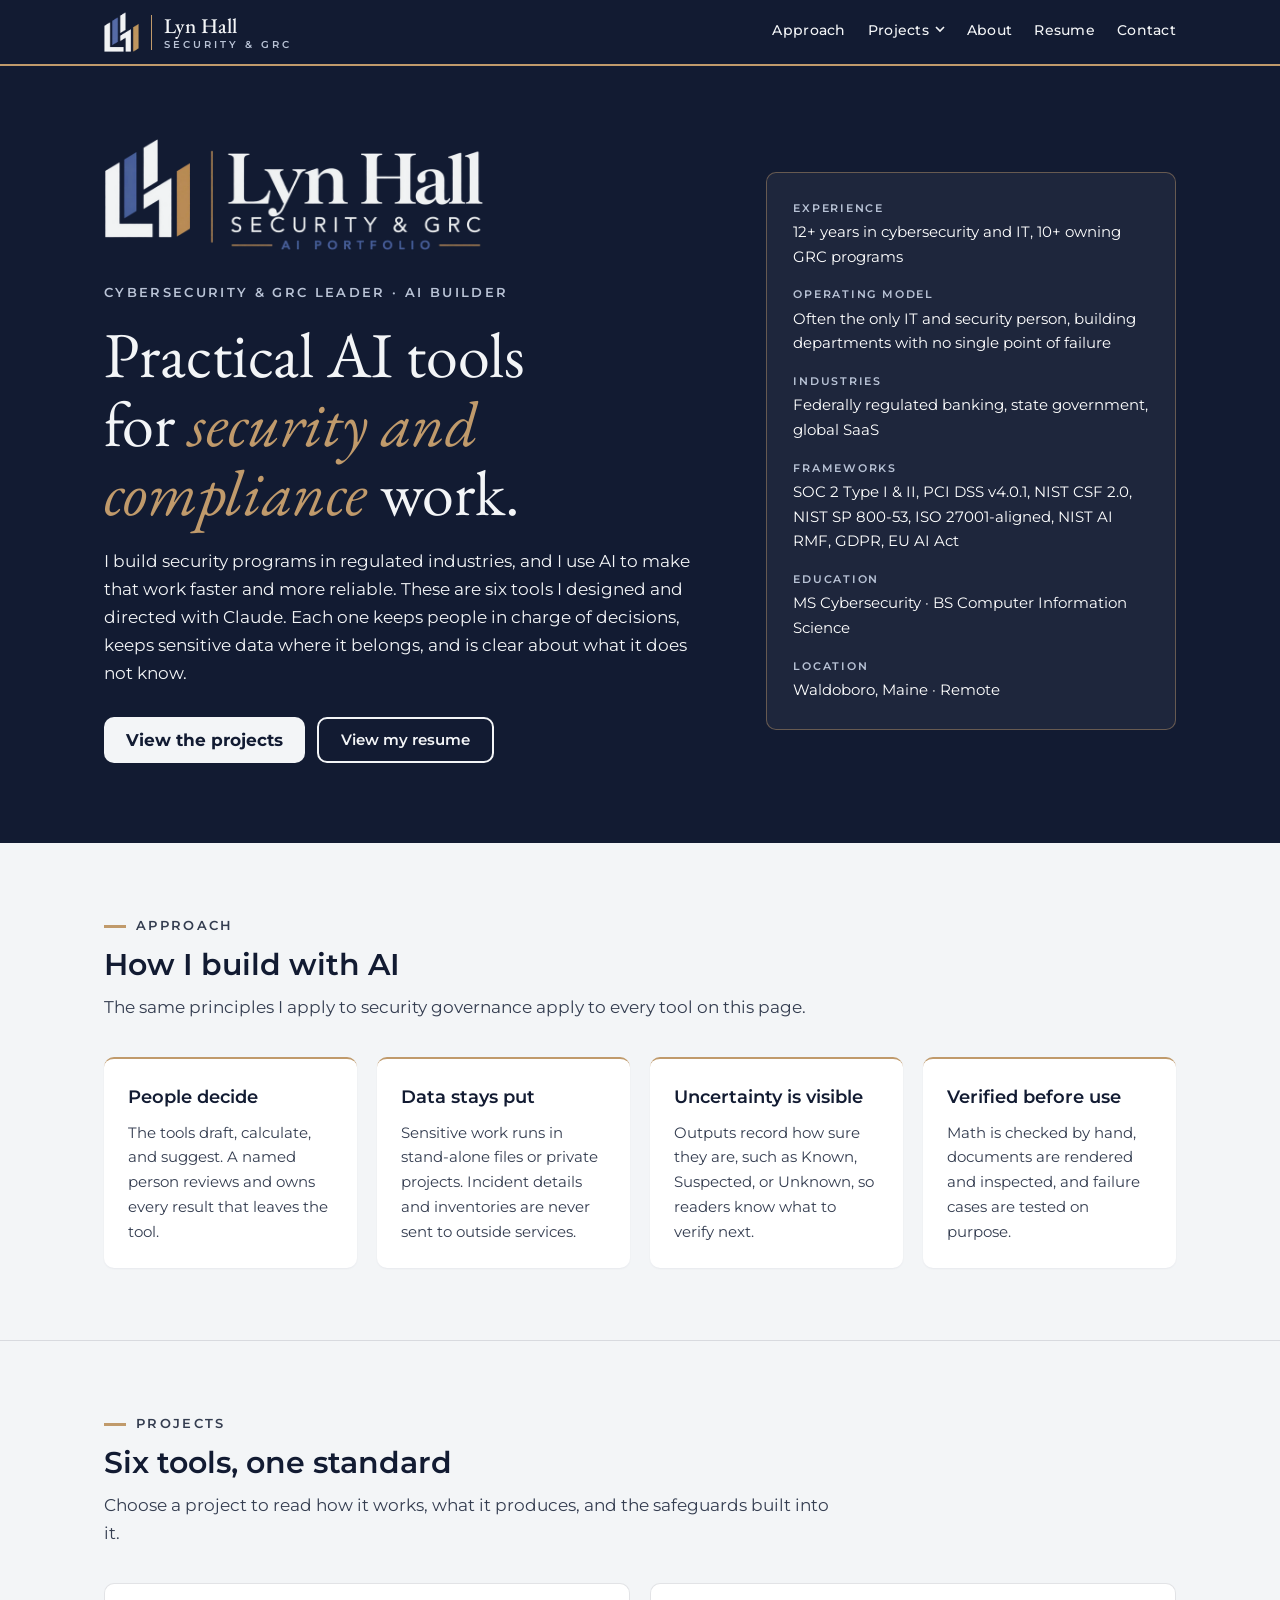
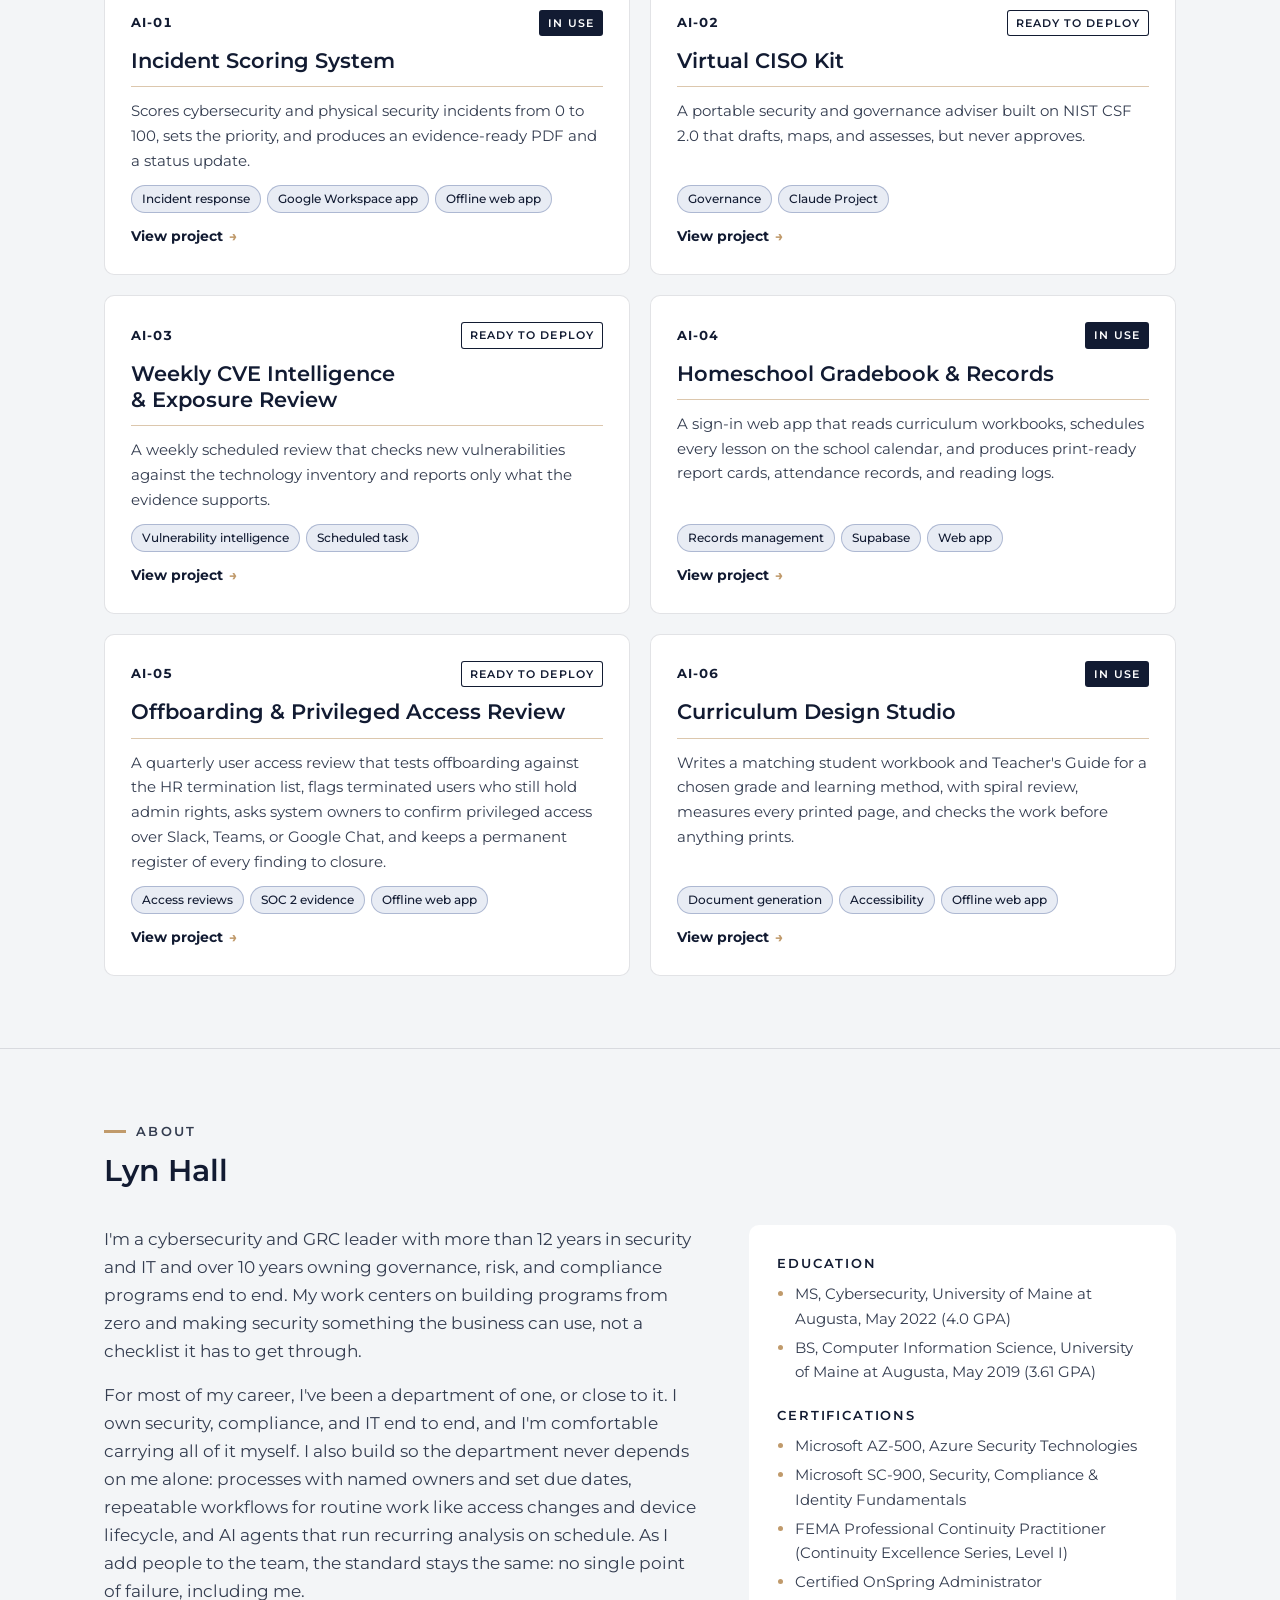
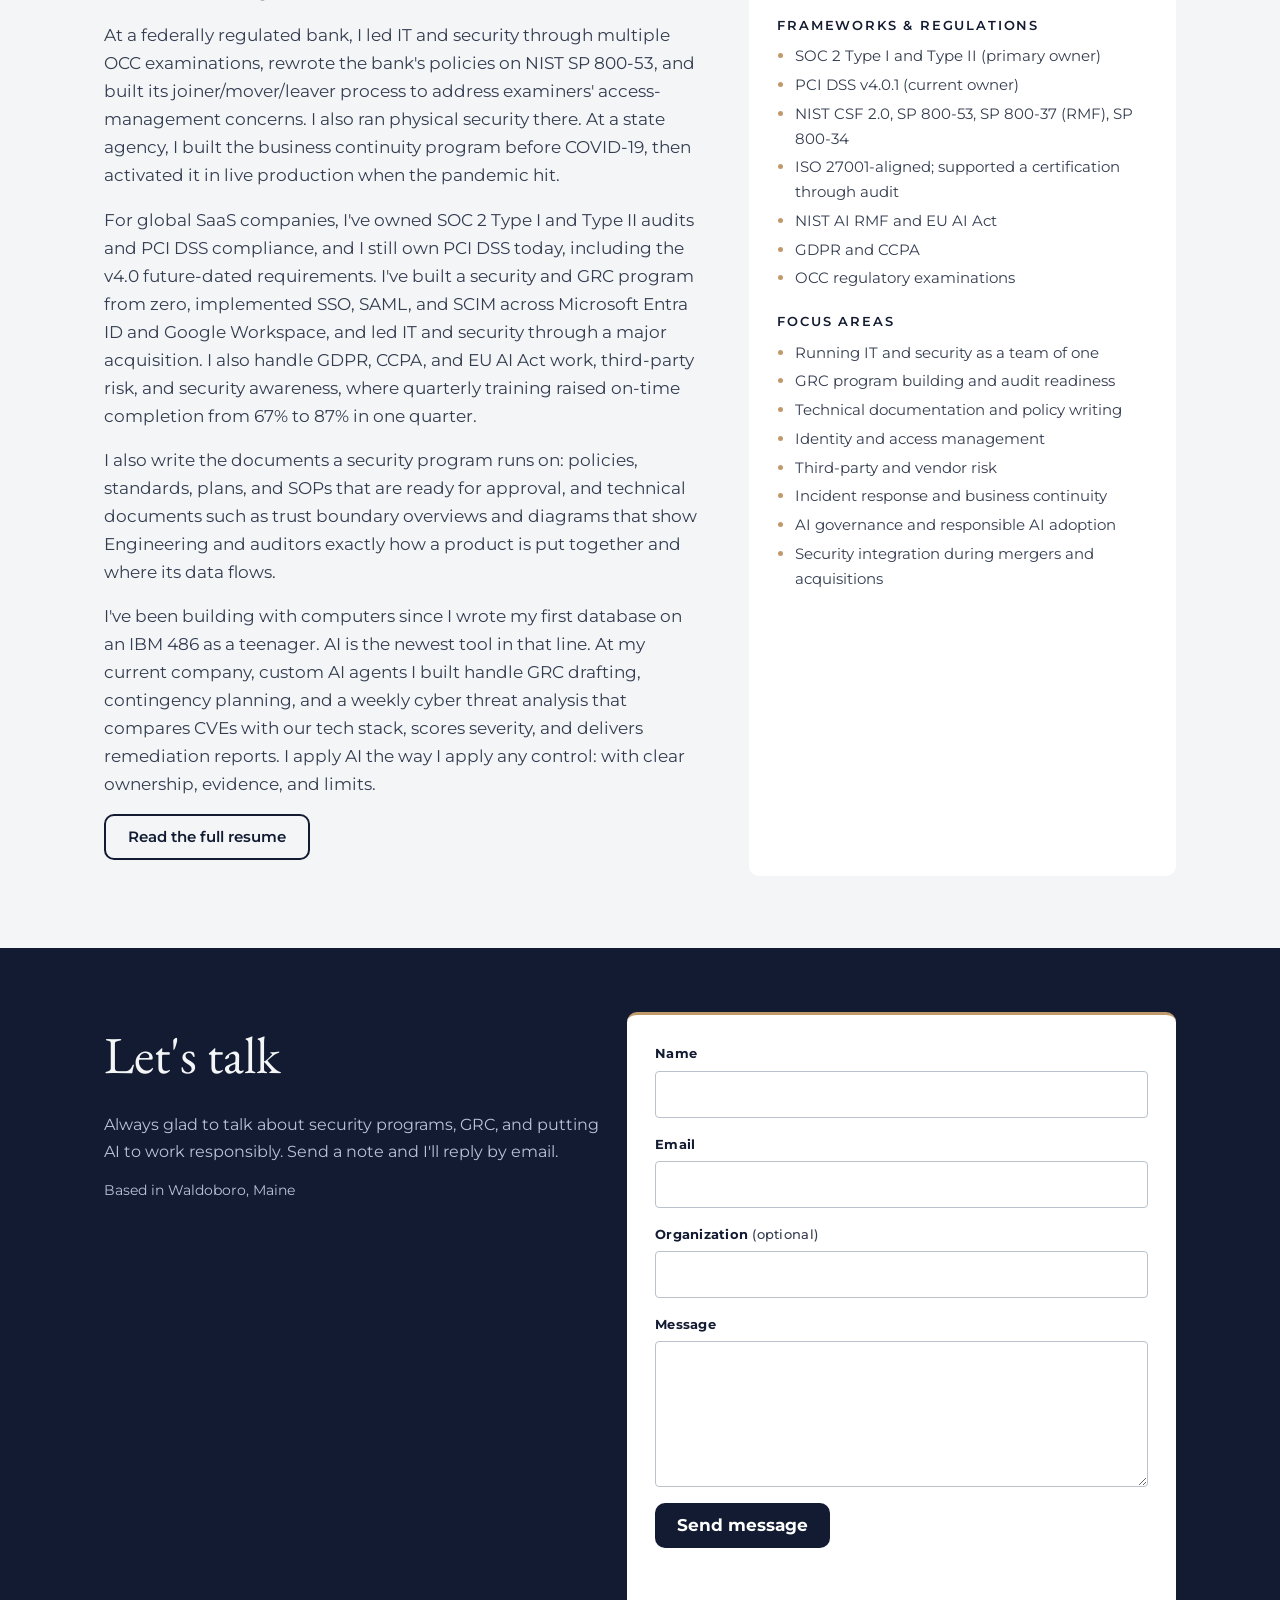
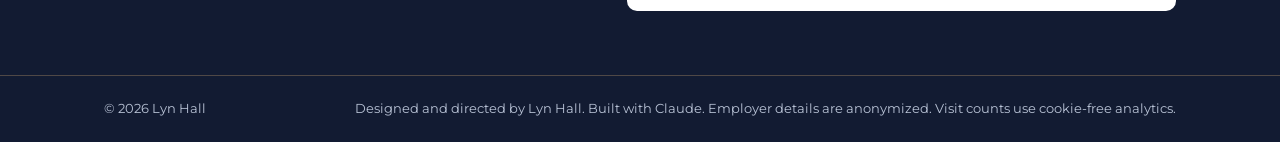
<file: index.html>
<!DOCTYPE html>
<html lang="en">
<head>
<meta charset="utf-8">
<meta name="viewport" content="width=device-width, initial-scale=1">
<title>Lyn Hall | Security &amp; GRC AI Portfolio</title>
<meta name="description" content="Lyn Hall, cybersecurity and GRC leader. A portfolio of AI-built tools for incident response, vulnerability intelligence, and security governance.">
<meta property="og:type" content="website">
<meta property="og:site_name" content="Lyn Hall, Security &amp; GRC">
<meta property="og:title" content="Lyn Hall | Security &amp; GRC AI Portfolio">
<meta property="og:description" content="Lyn Hall, cybersecurity and GRC leader. A portfolio of AI-built tools for incident response, vulnerability intelligence, and security governance.">
<meta property="og:url" content="https://lynrhall1977-cyber.github.io/Portfolio/">
<meta property="og:image" content="https://lynrhall1977-cyber.github.io/Portfolio/assets/share-card.png">
<meta property="og:image:width" content="1200">
<meta property="og:image:height" content="627">
<meta property="og:image:alt" content="Lyn Hall, Security and GRC. Practical AI tools for security and compliance work.">
<meta name="twitter:card" content="summary_large_image">
<link rel="canonical" href="https://lynrhall1977-cyber.github.io/Portfolio/">
<link rel="icon" type="image/png" href="assets/favicon.png">
<link rel="apple-touch-icon" href="assets/favicon.png">
<link rel="preconnect" href="https://fonts.googleapis.com">
<link rel="preconnect" href="https://fonts.gstatic.com" crossorigin>
<link rel="stylesheet" href="https://fonts.googleapis.com/css2?family=EB+Garamond:ital,wght@0,400;0,500;1,400;1,500&family=JetBrains+Mono:wght@400;500&family=Montserrat:wght@400;500;600;700&display=swap">
<link rel="stylesheet" href="assets/site.css">
<link rel="stylesheet" href="assets/nav.css">
<script>
/* Old links such as index.html#incident-scoring now open that project's own page. */
(function(){var p={'incident-scoring':1,'virtual-ciso':1,'cve-intelligence':1,'homeschool-gradebook':1,'access-review':1,'curriculum-studio':1},h=location.hash.slice(1);if(p[h])location.replace('projects/'+h+'.html');})();
</script>
<script src="assets/analytics.js" defer></script>
<script src="assets/nav.js" defer></script>
</head>
<body>
<a class="skip" href="#main">Skip to content</a>

<header class="bar">
  <div class="wrap">
    <a class="mark" href="#top" aria-label="Lyn Hall, Security and GRC, home"><img src="assets/logo-mark-reversed.webp" alt="" width="98" height="112"><span><b>Lyn Hall</b><small>SECURITY &amp; GRC</small></span></a>
    <nav aria-label="Main">
      <ul>
        <li><a href="#approach">Approach</a></li>
        <li class="has-menu">
          <button class="menu-btn" type="button" aria-expanded="false" aria-controls="projects-menu">Projects<svg viewBox="0 0 10 10" aria-hidden="true"><path d="M1 3l4 4 4-4" fill="none" stroke="currentColor" stroke-width="1.6"/></svg></button>
          <div class="submenu" id="projects-menu">
          <ul class="submenu-panel">
            <li><a class="sm-all" href="#projects">All projects</a></li>
            <li><a href="projects/incident-scoring.html"><span class="sm-id">AI-01</span><span>Incident Scoring System</span></a></li>
            <li><a href="projects/virtual-ciso.html"><span class="sm-id">AI-02</span><span>Virtual CISO Kit</span></a></li>
            <li><a href="projects/cve-intelligence.html"><span class="sm-id">AI-03</span><span>Weekly CVE Intelligence &amp; Exposure Review</span></a></li>
            <li><a href="projects/homeschool-gradebook.html"><span class="sm-id">AI-04</span><span>Homeschool Gradebook &amp; Records</span></a></li>
            <li><a href="projects/access-review.html"><span class="sm-id">AI-05</span><span>Offboarding &amp; Privileged Access Review</span></a></li>
            <li><a href="projects/curriculum-studio.html"><span class="sm-id">AI-06</span><span>Curriculum Design Studio</span></a></li>
          </ul>
          </div>
        </li>
        <li><a href="#about">About</a></li>
        <li><a href="resume.html">Resume</a></li>
        <li><a href="https://lynrhall1977-cyber.github.io/Portfolio/#contact">Contact</a></li>
      </ul>
    </nav>
  </div>
</header>

<main id="main">
  <div class="hero" id="top">
    <div class="wrap">
      <div>
        <img class="hero-logo" src="assets/logo-lockup-reversed.webp" alt="Lyn Hall, Security &amp; GRC, AI Portfolio" width="804" height="240">
        <span class="eyebrow">Cybersecurity &amp; GRC Leader · AI Builder</span>
        <h1>Practical AI tools for <em>security and compliance</em> work.</h1>
        <p class="lede">I build security programs in regulated industries, and I use AI to make that work faster and more reliable. These are six tools I designed and directed with Claude. Each one keeps people in charge of decisions, keeps sensitive data where it belongs, and is clear about what it does not know.</p>
        <div class="ctas">
          <a class="btn btn-cta" href="#projects">View the projects</a>
          <a class="btn btn-line" href="resume.html">View my resume</a>
        </div>
      </div>
      <aside class="profile" aria-label="Profile summary">
        <dl>
          <div><dt>Experience</dt><dd>12+ years in cybersecurity and IT, 10+ owning GRC programs</dd></div>
          <div><dt>Operating model</dt><dd>Often the only IT and security person, building departments with no single point of failure</dd></div>
          <div><dt>Industries</dt><dd>Federally regulated banking, state government, global SaaS</dd></div>
          <div><dt>Frameworks</dt><dd>SOC 2 Type I &amp; II, PCI DSS v4.0.1, NIST CSF 2.0, NIST SP 800-53, ISO 27001-aligned, NIST AI RMF, GDPR, EU AI Act</dd></div>
          <div><dt>Education</dt><dd>MS Cybersecurity · BS Computer Information Science</dd></div>
          <div><dt>Location</dt><dd>Waldoboro, Maine · Remote</dd></div>
        </dl>
      </aside>
    </div>
  </div>

  <section class="sec" id="approach" aria-labelledby="approach-h">
    <div class="wrap">
      <div class="sec-head">
        <span class="eyebrow">Approach</span>
        <h2 id="approach-h">How I build with AI</h2>
        <p>The same principles I apply to security governance apply to every tool on this page.</p>
      </div>
      <div class="principles">
        <div class="principle"><h3>People decide</h3><p>The tools draft, calculate, and suggest. A named person reviews and owns every result that leaves the tool.</p></div>
        <div class="principle"><h3>Data stays put</h3><p>Sensitive work runs in stand-alone files or private projects. Incident details and inventories are never sent to outside services.</p></div>
        <div class="principle"><h3>Uncertainty is visible</h3><p>Outputs record how sure they are, such as Known, Suspected, or Unknown, so readers know what to verify next.</p></div>
        <div class="principle"><h3>Verified before use</h3><p>Math is checked by hand, documents are rendered and inspected, and failure cases are tested on purpose.</p></div>
      </div>
    </div>
  </section>

  <section class="sec alt" id="projects" aria-labelledby="projects-h">
    <div class="wrap">
      <div class="sec-head">
        <span class="eyebrow">Projects</span>
        <h2 id="projects-h">Six tools, one standard</h2>
        <p>Choose a project to read how it works, what it produces, and the safeguards built into it.</p>
      </div>
      <div class="cards">
        <a class="card" href="projects/incident-scoring.html">
          <div class="card-top"><span class="pid">AI-01</span><span class="status">In use</span></div>
          <h3>Incident Scoring System</h3>
          <p>Scores cybersecurity and physical security incidents from 0 to 100, sets the priority, and produces an evidence-ready PDF and a status update.</p>
          <div class="tags"><span>Incident response</span><span>Google Workspace app</span><span>Offline web app</span></div>
          <span class="more">View project</span>
        </a>
        <a class="card" href="projects/virtual-ciso.html">
          <div class="card-top"><span class="pid">AI-02</span><span class="status ready">Ready to deploy</span></div>
          <h3>Virtual CISO Kit</h3>
          <p>A portable security and governance adviser built on NIST CSF 2.0 that drafts, maps, and assesses, but never approves.</p>
          <div class="tags"><span>Governance</span><span>Claude Project</span></div>
          <span class="more">View project</span>
        </a>
        <a class="card" href="projects/cve-intelligence.html">
          <div class="card-top"><span class="pid">AI-03</span><span class="status ready">Ready to deploy</span></div>
          <h3>Weekly CVE Intelligence &amp; Exposure Review</h3>
          <p>A weekly scheduled review that checks new vulnerabilities against the technology inventory and reports only what the evidence supports.</p>
          <div class="tags"><span>Vulnerability intelligence</span><span>Scheduled task</span></div>
          <span class="more">View project</span>
        </a>
        <a class="card" href="projects/homeschool-gradebook.html">
          <div class="card-top"><span class="pid">AI-04</span><span class="status">In use</span></div>
          <h3>Homeschool Gradebook &amp; Records</h3>
          <p>A sign-in web app that reads curriculum workbooks, schedules every lesson on the school calendar, and produces print-ready report cards, attendance records, and reading logs.</p>
          <div class="tags"><span>Records management</span><span>Supabase</span><span>Web app</span></div>
          <span class="more">View project</span>
        </a>
        <a class="card" href="projects/access-review.html">
          <div class="card-top"><span class="pid">AI-05</span><span class="status ready">Ready to deploy</span></div>
          <h3>Offboarding &amp; Privileged Access Review</h3>
          <p>A quarterly user access review that tests offboarding against the HR termination list, flags terminated users who still hold admin rights, asks system owners to confirm privileged access over Slack, Teams, or Google Chat, and keeps a permanent register of every finding to closure.</p>
          <div class="tags"><span>Access reviews</span><span>SOC 2 evidence</span><span>Offline web app</span></div>
          <span class="more">View project</span>
        </a>
        <a class="card" href="projects/curriculum-studio.html">
          <div class="card-top"><span class="pid">AI-06</span><span class="status">In use</span></div>
          <h3>Curriculum Design Studio</h3>
          <p>Writes a matching student workbook and Teacher's Guide for a chosen grade and learning method, with spiral review, measures every printed page, and checks the work before anything prints.</p>
          <div class="tags"><span>Document generation</span><span>Accessibility</span><span>Offline web app</span></div>
          <span class="more">View project</span>
        </a>
      </div>
    </div>
  </section>

  <section class="sec alt" id="about" aria-labelledby="about-h">
    <div class="wrap">
      <div class="sec-head">
        <span class="eyebrow">About</span>
        <h2 id="about-h">Lyn Hall</h2>
      </div>
      <div class="about">
        <div>
          <p>I'm a cybersecurity and GRC leader with more than 12 years in security and IT and over 10 years owning governance, risk, and compliance programs end to end. My work centers on building programs from zero and making security something the business can use, not a checklist it has to get through.</p>
          <p>For most of my career, I've been a department of one, or close to it. I own security, compliance, and IT end to end, and I'm comfortable carrying all of it myself. I also build so the department never depends on me alone: processes with named owners and set due dates, repeatable workflows for routine work like access changes and device lifecycle, and AI agents that run recurring analysis on schedule. As I add people to the team, the standard stays the same: no single point of failure, including me.</p>
          <p>At a federally regulated bank, I led IT and security through multiple OCC examinations, rewrote the bank's policies on NIST SP 800-53, and built its joiner/mover/leaver process to address examiners' access-management concerns. I also ran physical security there. At a state agency, I built the business continuity program before COVID-19, then activated it in live production when the pandemic hit.</p>
          <p>For global SaaS companies, I've owned SOC 2 Type I and Type II audits and PCI DSS compliance, and I still own PCI DSS today, including the v4.0 future-dated requirements. I've built a security and GRC program from zero, implemented SSO, SAML, and SCIM across Microsoft Entra ID and Google Workspace, and led IT and security through a major acquisition. I also handle GDPR, CCPA, and EU AI Act work, third-party risk, and security awareness, where quarterly training raised on-time completion from 67% to 87% in one quarter.</p>
          <p>I also write the documents a security program runs on: policies, standards, plans, and SOPs that are ready for approval, and technical documents such as trust boundary overviews and diagrams that show Engineering and auditors exactly how a product is put together and where its data flows.</p>
          <p>I've been building with computers since I wrote my first database on an IBM 486 as a teenager. AI is the newest tool in that line. At my current company, custom AI agents I built handle GRC drafting, contingency planning, and a weekly cyber threat analysis that compares CVEs with our tech stack, scores severity, and delivers remediation reports. I apply AI the way I apply any control: with clear ownership, evidence, and limits.</p>
          <p><a class="btn btn-line" href="resume.html" style="color:var(--navy)">Read the full resume</a></p>
        </div>
        <div class="creds">
          <div><h3>Education</h3><ul><li>MS, Cybersecurity, University of Maine at Augusta, May 2022 (4.0 GPA)</li><li>BS, Computer Information Science, University of Maine at Augusta, May 2019 (3.61 GPA)</li></ul></div>
          <div><h3>Certifications</h3><ul><li>Microsoft AZ-500, Azure Security Technologies</li><li>Microsoft SC-900, Security, Compliance &amp; Identity Fundamentals</li><li>FEMA Professional Continuity Practitioner (Continuity Excellence Series, Level I)</li><li>Certified OnSpring Administrator</li></ul></div>
          <div><h3>Frameworks &amp; regulations</h3><ul><li>SOC 2 Type I and Type II (primary owner)</li><li>PCI DSS v4.0.1 (current owner)</li><li>NIST CSF 2.0, SP 800-53, SP 800-37 (RMF), SP 800-34</li><li>ISO 27001-aligned; supported a certification through audit</li><li>NIST AI RMF and EU AI Act</li><li>GDPR and CCPA</li><li>OCC regulatory examinations</li></ul></div>
          <div><h3>Focus areas</h3><ul><li>Running IT and security as a team of one</li><li>GRC program building and audit readiness</li><li>Technical documentation and policy writing</li><li>Identity and access management</li><li>Third-party and vendor risk</li><li>Incident response and business continuity</li><li>AI governance and responsible AI adoption</li><li>Security integration during mergers and acquisitions</li></ul></div>
        </div>
      </div>
    </div>
  </section>

  <section class="contact" id="contact" aria-labelledby="contact-h">
    <div class="wrap contact-grid">
      <div class="contact-intro">
        <h2 id="contact-h">Let's talk</h2>
        <p>Always glad to talk about security programs, GRC, and putting AI to work responsibly. Send a note and I'll reply by email.</p>
        <p class="contact-meta">Based in Waldoboro, Maine</p>
        <!-- To show your LinkedIn button, paste your profile address between the quotes in data-linkedin below. -->
        <div class="ctas" id="contact-links" data-linkedin="">
          <a class="btn btn-line" id="li-btn" href="#" target="_blank" rel="noopener" hidden>Connect on LinkedIn</a>
        </div>
      </div>

      <!-- CONTACT FORM SETUP: get a free access key at https://web3forms.com using the email address that should receive messages,
           then paste it between the quotes in data-access-key below. The key is designed to be public; your email address never appears on this page. -->
      <form class="contact-form" id="contact-form" data-access-key="b5113e63-35b4-4a5d-bd09-5c71b668ae30" novalidate>
        <input type="hidden" name="subject" value="New message from your portfolio website">
        <input type="hidden" name="from_name" value="Lyn Hall Portfolio">
        <input type="checkbox" name="botcheck" class="hp" tabindex="-1" autocomplete="off" aria-hidden="true">
        <div class="field">
          <label for="cf-name">Name</label>
          <input id="cf-name" name="name" type="text" autocomplete="name" required maxlength="120">
        </div>
        <div class="field">
          <label for="cf-email">Email</label>
          <input id="cf-email" name="email" type="email" autocomplete="email" required maxlength="200">
        </div>
        <div class="field">
          <label for="cf-org">Organization <span class="opt">(optional)</span></label>
          <input id="cf-org" name="organization" type="text" autocomplete="organization" maxlength="160">
        </div>
        <div class="field">
          <label for="cf-msg">Message</label>
          <textarea id="cf-msg" name="message" rows="5" required maxlength="4000"></textarea>
        </div>
        <button class="btn btn-cta" type="submit" id="cf-send">Send message</button>
        <p class="form-status" id="cf-status" role="status" aria-live="polite"></p>
      </form>
    </div>
  </section>
</main>

<footer>
  <div class="wrap"><span>© 2026 Lyn Hall</span><span>Designed and directed by Lyn Hall. Built with Claude. Employer details are anonymized. Visit counts use cookie-free analytics.</span></div>
</footer>
<script>
(function(){
  var box=document.getElementById('contact-links'), url=(box&&box.getAttribute('data-linkedin')||'').trim(), btn=document.getElementById('li-btn');
  if(btn && /^https:\/\//.test(url)){ btn.href=url; btn.hidden=false; }
})();

(function(){
  var f=document.getElementById('contact-form'); if(!f) return;
  var key=(f.getAttribute('data-access-key')||'').trim(), st=document.getElementById('cf-status'), btn=document.getElementById('cf-send');
  function say(msg,cls){ st.textContent=msg; st.className='form-status'+(cls?' '+cls:''); }
  if(!key){ btn.disabled=true; say('The contact form is not set up yet.',''); }
  f.addEventListener('submit',function(e){
    e.preventDefault();
    var bad=null;
    ['cf-name','cf-email','cf-msg'].forEach(function(id){ var el=document.getElementById(id); var ok=el.checkValidity()&&el.value.trim()!==''; el.setAttribute('aria-invalid',ok?'false':'true'); if(!ok&&!bad) bad=el; });
    if(bad){ say('Please fill in your name, a valid email address, and a message.','err'); bad.focus(); return; }
    if(!key){ say('The contact form is not set up yet.','err'); return; }
    var data=Object.fromEntries(new FormData(f)); data.access_key=key;
    if(data.botcheck){ return; }
    delete data.botcheck;
    btn.disabled=true; say('Sending...','');
    fetch('https://api.web3forms.com/submit',{method:'POST',headers:{'Content-Type':'application/json','Accept':'application/json'},body:JSON.stringify(data)})
      .then(function(r){ return r.json().then(function(j){ return {ok:r.ok&&j.success!==false,j:j}; }); })
      .then(function(res){
        if(res.ok){ f.reset(); say('Thanks. Your message was sent, and I will reply by email.','ok'); }
        else { say('Your message could not be sent: '+((res.j&&res.j.message)||'please try again later.'),'err'); }
      })
      .catch(function(){ say('Your message could not be sent. Check your connection and try again.','err'); })
      .then(function(){ btn.disabled=false; });
  });
})();
</script>
</body>
</html>
</file>
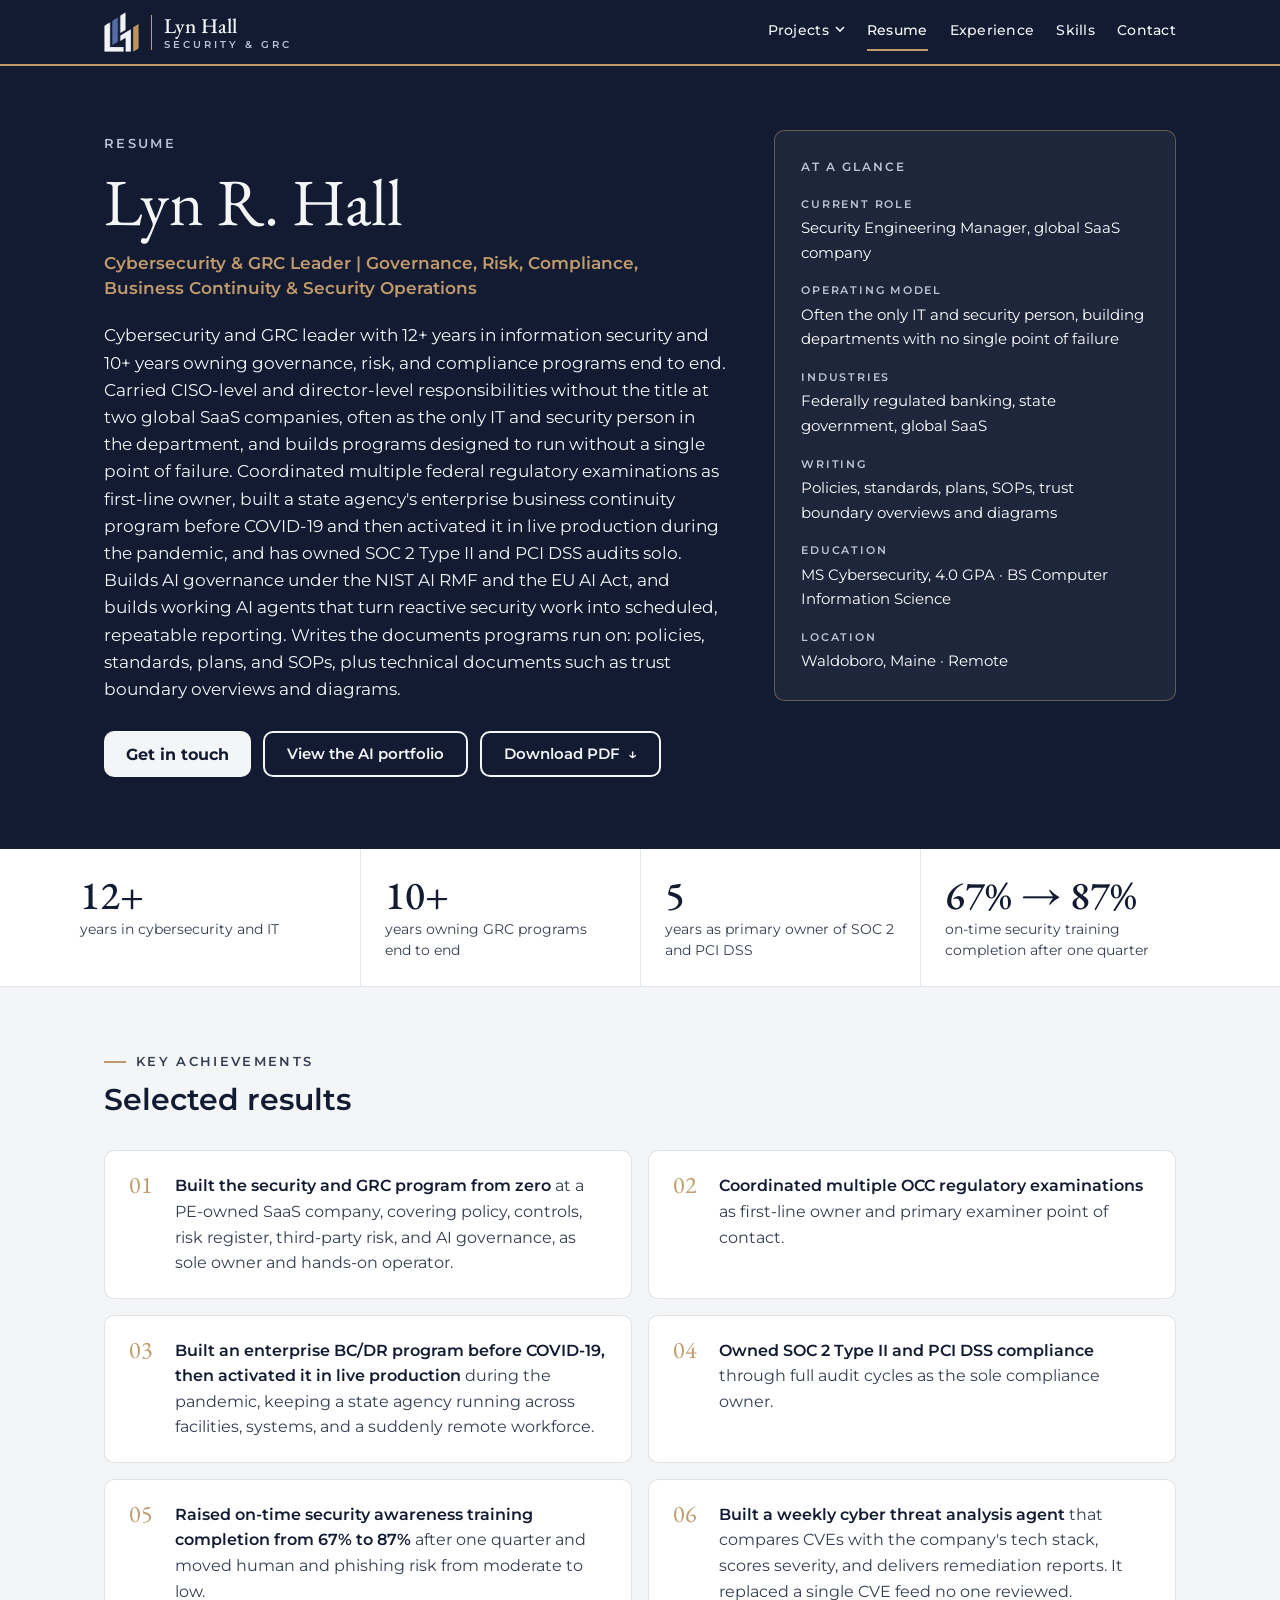
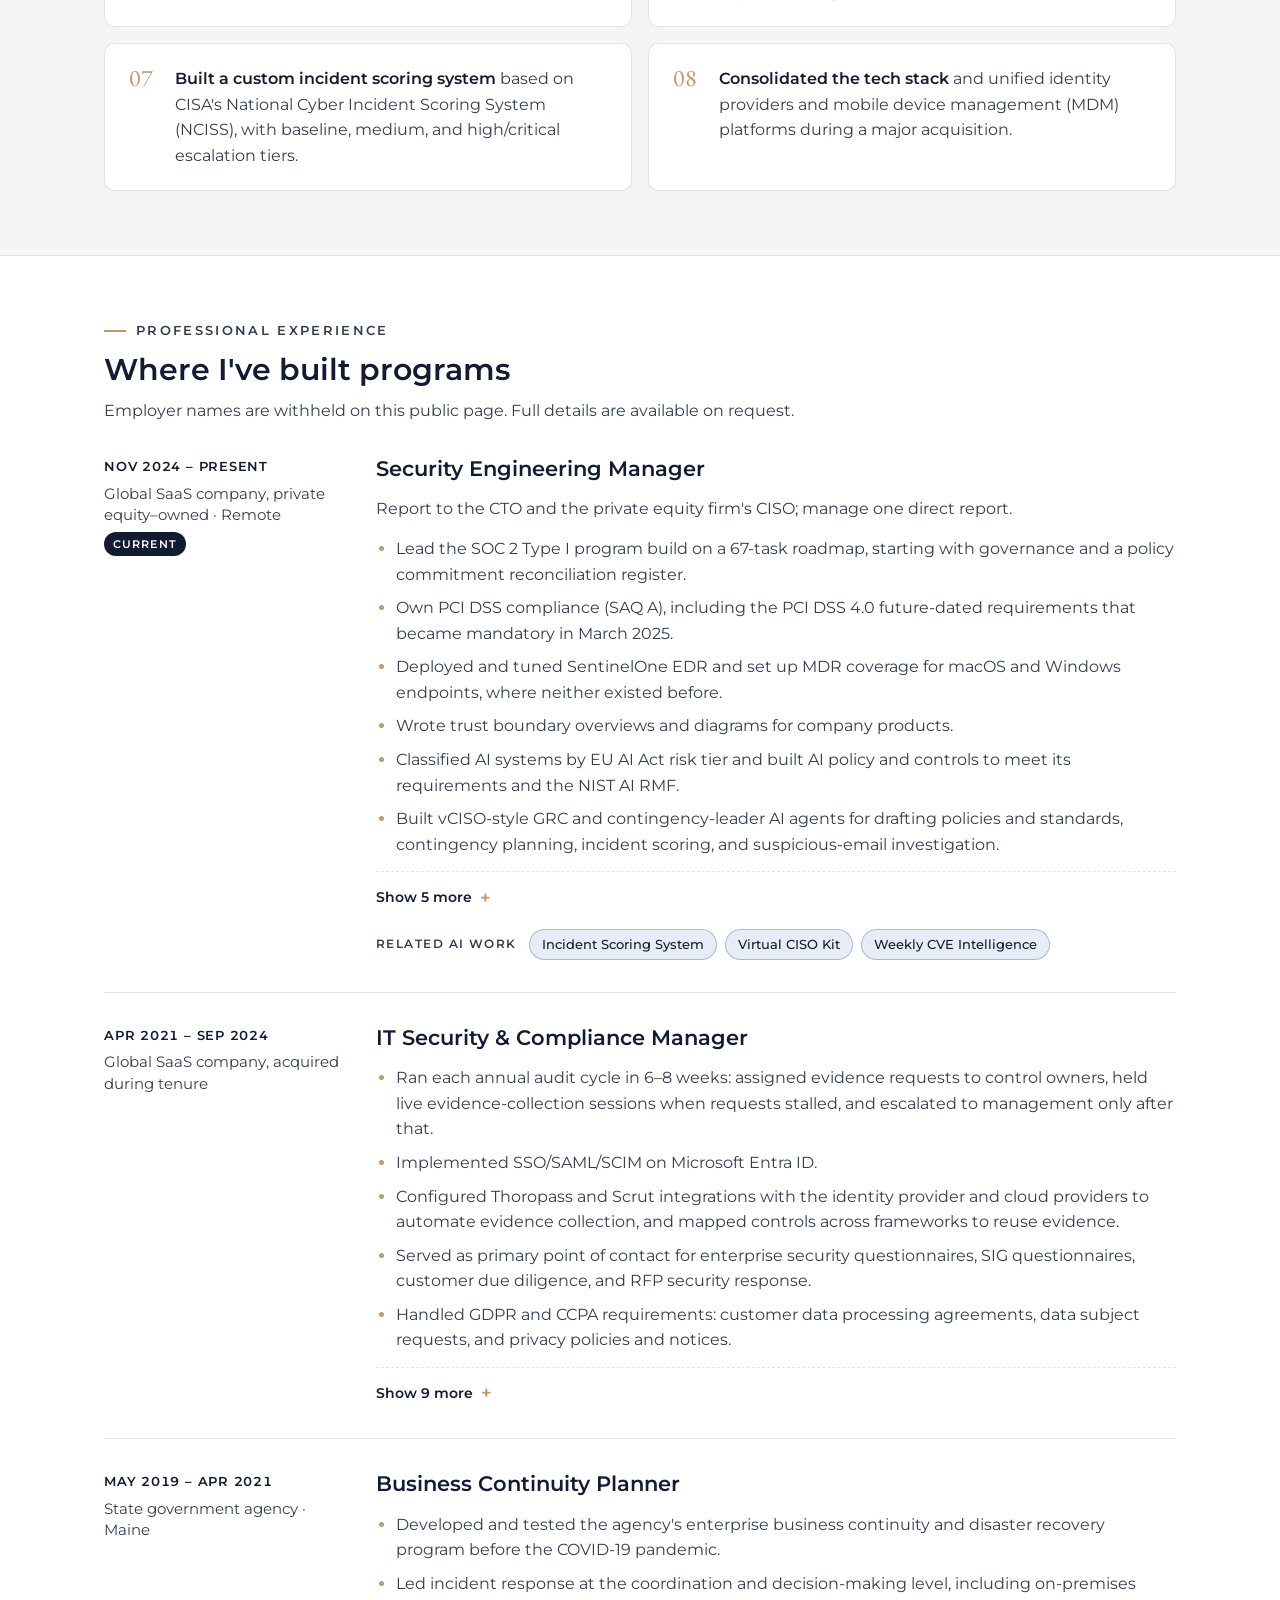
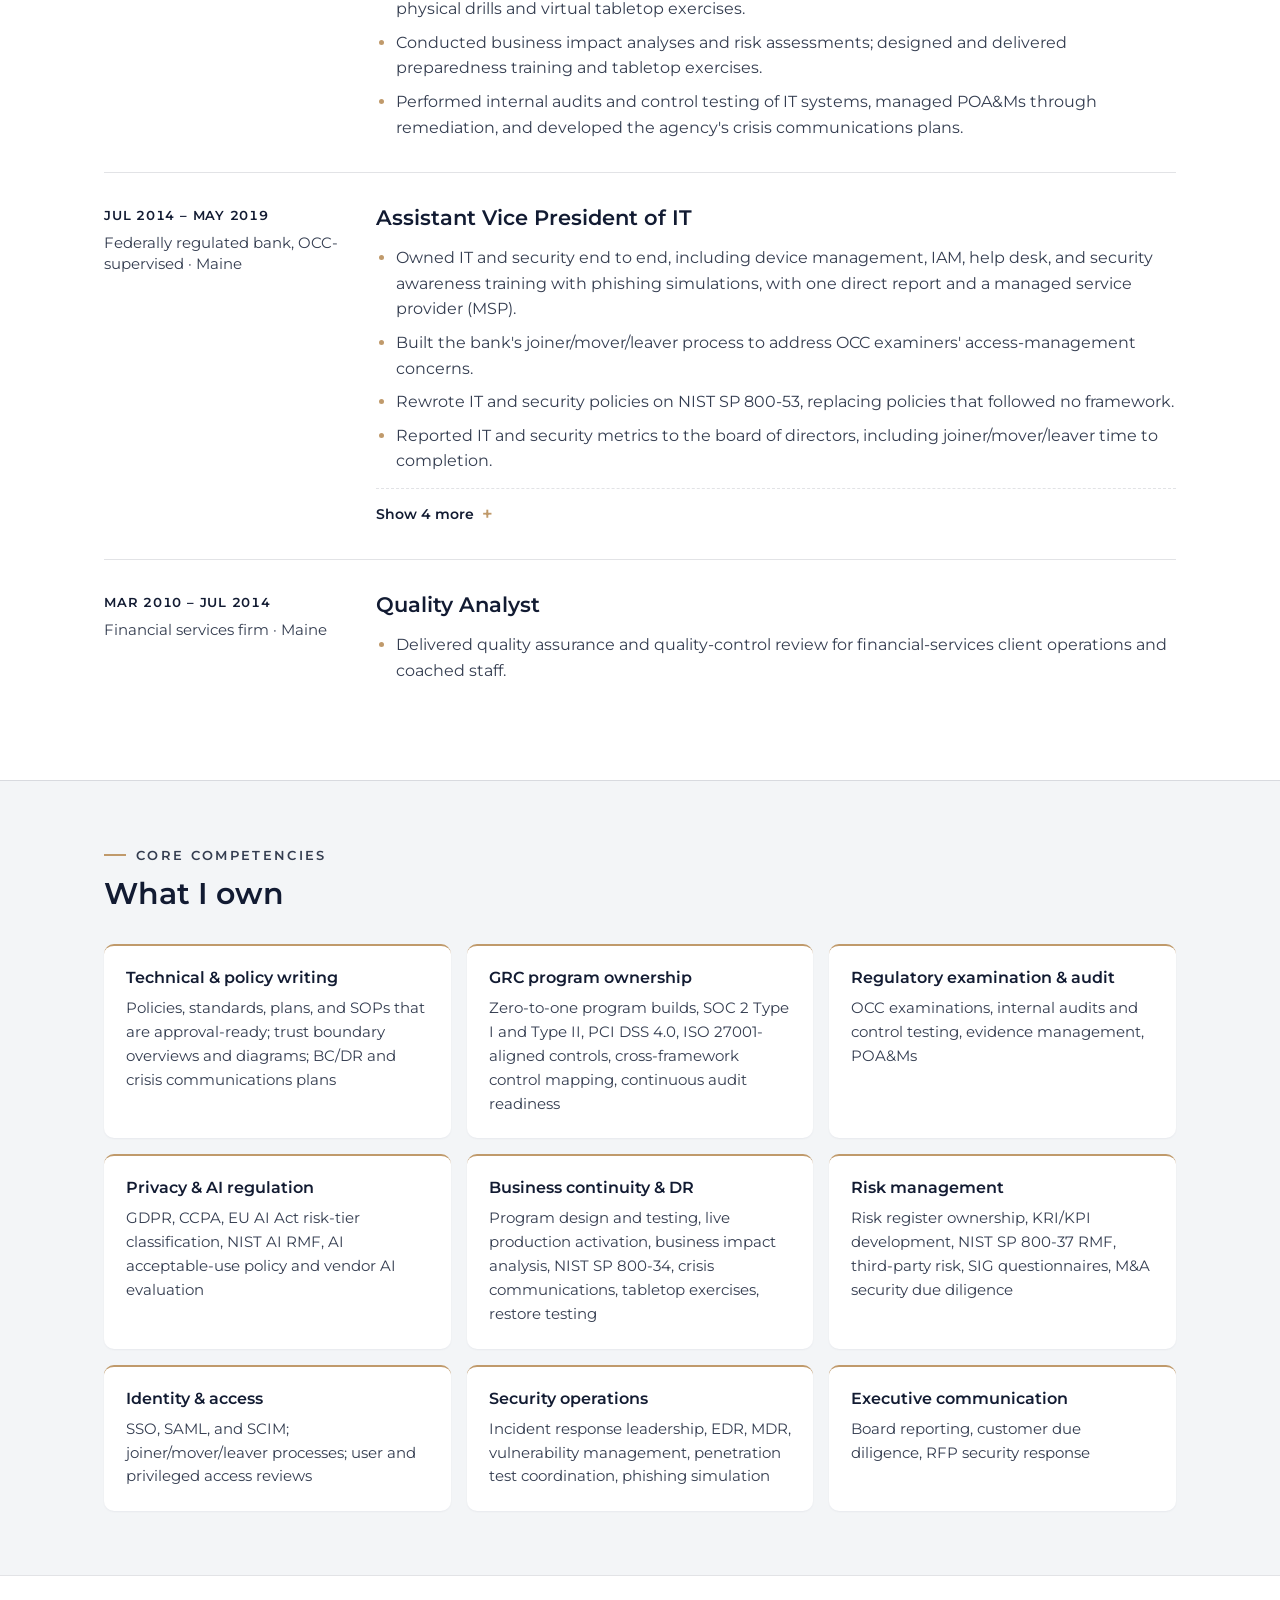
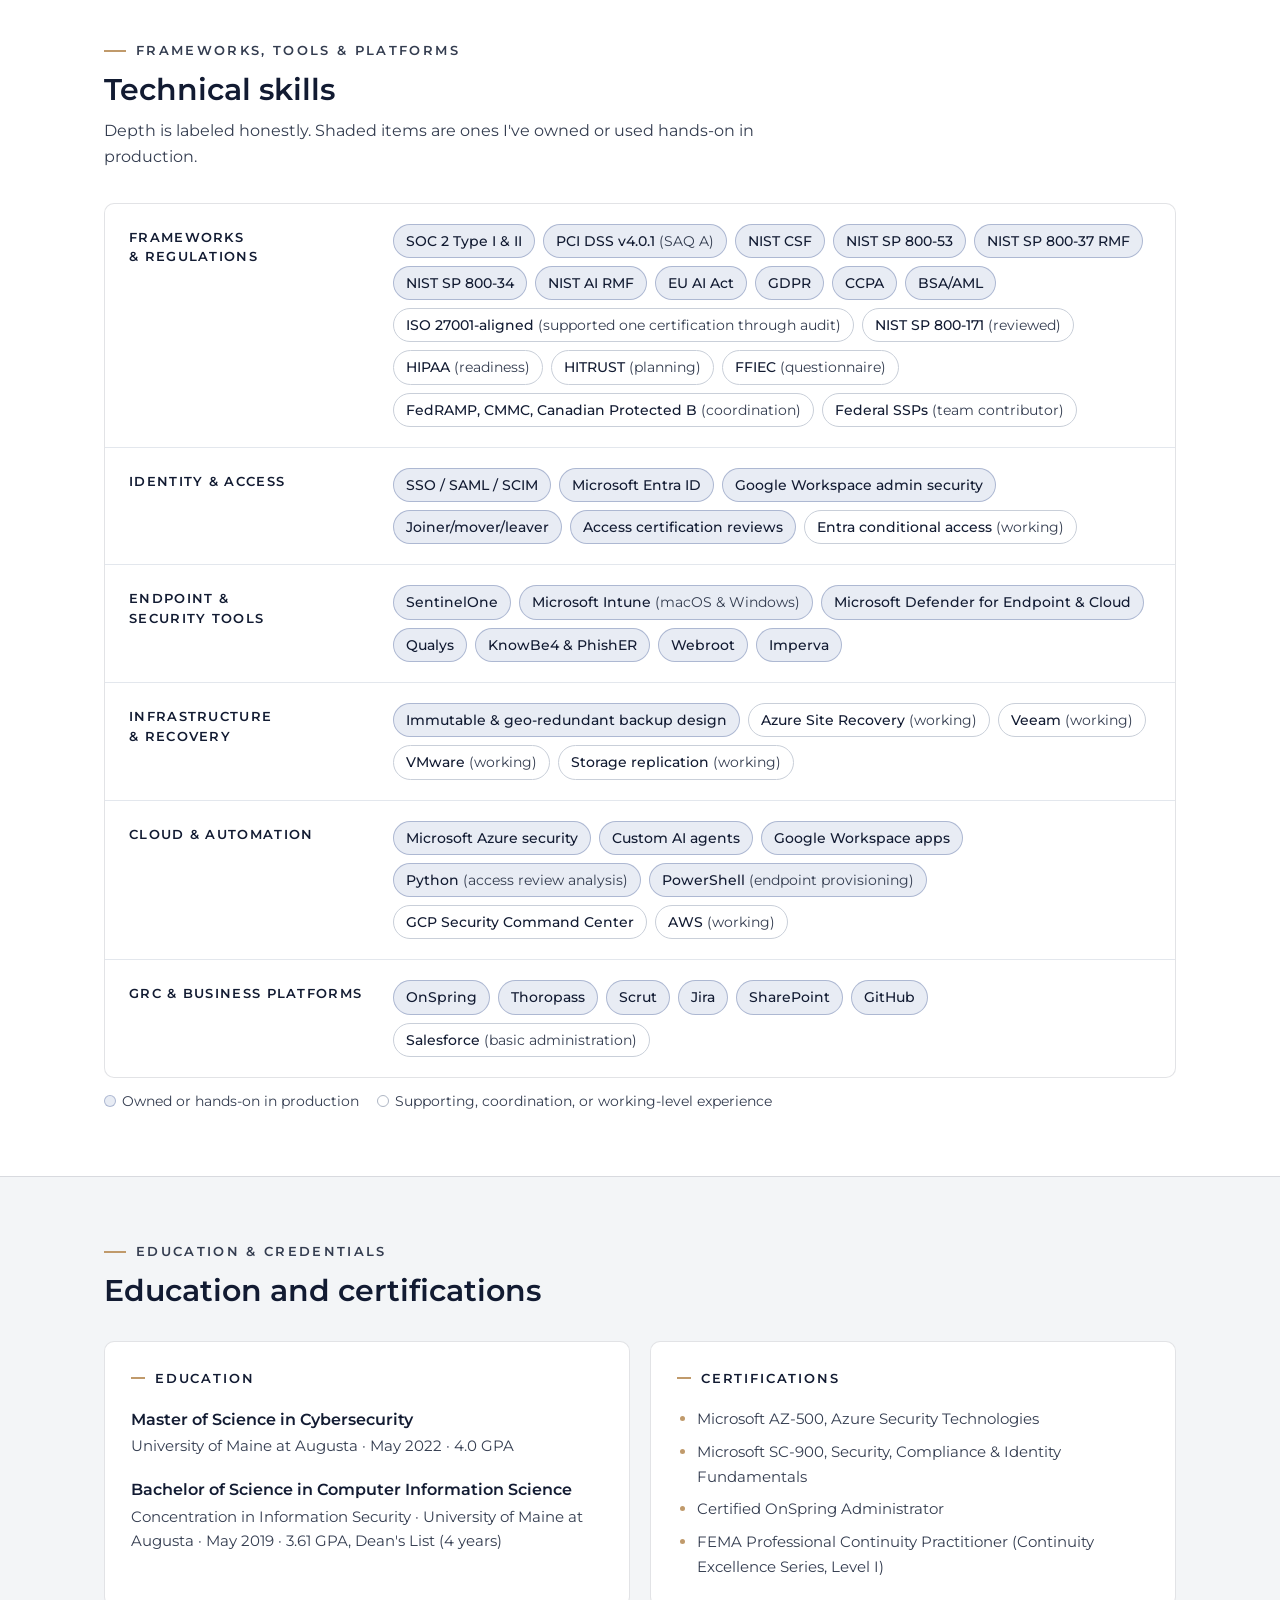
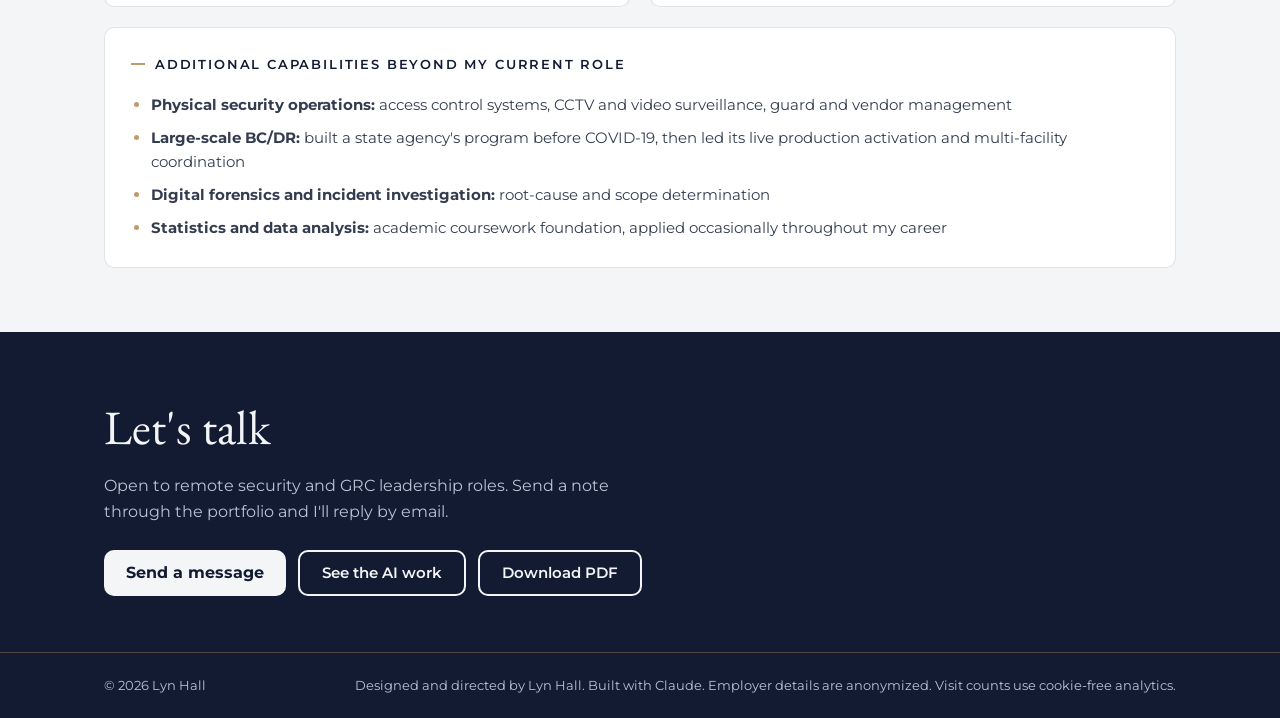
<file: resume.html>
<!DOCTYPE html>
<html lang="en">
<head>
<meta charset="utf-8">
<meta name="viewport" content="width=device-width, initial-scale=1">
<title>Lyn Hall | Resume</title>
<meta name="description" content="Resume of Lyn R. Hall, cybersecurity and GRC leader with 12+ years in information security, IT, governance, risk, compliance, and business continuity.">
<meta property="og:type" content="website">
<meta property="og:site_name" content="Lyn Hall, Security &amp; GRC">
<meta property="og:title" content="Lyn Hall | Resume">
<meta property="og:description" content="Resume of Lyn R. Hall, cybersecurity and GRC leader with 12+ years in information security, IT, governance, risk, compliance, and business continuity.">
<meta property="og:url" content="https://lynrhall1977-cyber.github.io/Portfolio/resume.html">
<meta property="og:image" content="https://lynrhall1977-cyber.github.io/Portfolio/assets/share-card.png">
<meta property="og:image:width" content="1200">
<meta property="og:image:height" content="627">
<meta property="og:image:alt" content="Lyn Hall, Security and GRC. Practical AI tools for security and compliance work.">
<meta name="twitter:card" content="summary_large_image">
<link rel="canonical" href="https://lynrhall1977-cyber.github.io/Portfolio/resume.html">
<link rel="icon" type="image/png" href="assets/favicon.png">
<link rel="apple-touch-icon" href="assets/favicon.png">
<link rel="preconnect" href="https://fonts.googleapis.com">
<link rel="preconnect" href="https://fonts.gstatic.com" crossorigin>
<link rel="stylesheet" href="https://fonts.googleapis.com/css2?family=EB+Garamond:ital,wght@0,400;0,500;1,400;1,500&family=Montserrat:wght@400;500;600;700&display=swap">
<style>
/* Premium Technology brand palette v1.0 — matches index.html */
:root{
  --navy:#121B32; --cool:#F3F5F7; --peri:#6478A8; --gold:#C09A6B; --graphite:#343D50; --white:#FFFFFF;
  --gray:#E3E7ED; --peri-tint:#E8ECF4; --rule:rgba(18,27,50,.12);
  --on-navy:#F3F5F7; --on-navy-muted:#B9C3D6;
  --sans:"Montserrat","Segoe UI",system-ui,Arial,sans-serif;
  --serif:"EB Garamond",Garamond,"Times New Roman",serif;
  --radius:10px; --max:1120px;
  color-scheme:light;
}
*{box-sizing:border-box}
html{scroll-behavior:smooth;scroll-padding-top:84px}
body{margin:0;background:var(--cool);color:var(--graphite);font-family:var(--sans);font-size:16px;line-height:1.65}
img{max-width:100%;height:auto;display:block}
h1,h2,h3,h4,p{margin:0}
h1,h2,h3{text-wrap:balance;color:var(--navy)}
a{color:var(--navy);text-decoration-color:var(--gold);text-decoration-thickness:2px;text-underline-offset:4px}
a:hover{color:var(--peri)}
:focus-visible{outline:3px solid var(--peri);outline-offset:3px;border-radius:2px}
.wrap{max-width:var(--max);margin:0 auto;padding-inline:24px}
.skip{position:absolute;left:-9999px;top:8px;background:var(--white);padding:8px 12px;z-index:100}
.skip:focus{left:16px}

/* top bar */
.bar{position:sticky;top:0;z-index:50;background:var(--navy);color:var(--on-navy);border-bottom:2px solid var(--gold)}
.bar .wrap{display:flex;align-items:center;justify-content:space-between;gap:12px 24px;min-height:64px;flex-wrap:wrap;padding-block:8px}
.mark{display:flex;align-items:center;gap:12px;text-decoration:none;color:var(--on-navy)}
.mark img{height:40px;width:auto}
.mark span{display:grid;gap:4px;padding-left:12px;border-left:1px solid var(--gold)}
.mark b{font-family:var(--serif);font-weight:500;font-size:21px;letter-spacing:.01em;line-height:1}
.mark small{font-size:10px;font-weight:600;letter-spacing:.3em;color:var(--on-navy-muted);line-height:1}
.mark:hover{color:var(--white)}
nav ul{list-style:none;margin:0;padding:0;display:flex;flex-wrap:wrap;gap:4px 22px}
nav a{color:var(--on-navy);text-decoration:none;font-size:14px;font-weight:500;letter-spacing:.02em;padding:6px 0;border-bottom:2px solid transparent}
nav a:hover,nav a[aria-current="page"]{color:var(--white);border-bottom-color:var(--gold)}

/* buttons */
.btn{display:inline-flex;align-items:center;gap:8px;text-decoration:none;font-family:var(--sans);border-radius:var(--radius);padding:12px 22px;line-height:1.2;cursor:pointer;border:0;transition:background .15s,color .15s,border-color .15s}
.btn-cta{background:var(--cool);color:var(--navy);font-size:16px;font-weight:700}
.btn-cta:hover{background:var(--gold);color:var(--navy)}
.btn-line{background:transparent;border:2px solid currentColor;font-size:15px;font-weight:600;color:var(--on-navy)}
.btn-line:hover{background:var(--on-navy);color:var(--navy);border-color:var(--on-navy)}
.ctas{display:flex;flex-wrap:wrap;gap:12px}

/* hero */
.hero{background:var(--navy);color:var(--on-navy)}
.hero .wrap{display:grid;grid-template-columns:minmax(0,1.55fr) minmax(0,1fr);gap:48px;padding-block:64px 72px;align-items:start}
.eyebrow{font-size:13px;font-weight:600;letter-spacing:.18em;text-transform:uppercase;color:var(--on-navy-muted)}
.hero h1{font-family:var(--serif);font-weight:400;font-size:clamp(44px,5.6vw,66px);line-height:1.04;color:var(--on-navy);margin:12px 0 14px}
.headline{font-size:17px;font-weight:600;color:var(--gold);line-height:1.45;max-width:34em}
.summary{font-size:16.5px;color:var(--on-navy);margin:22px 0 28px;max-width:40em}
.glance{background:rgba(255,255,255,.05);border:1px solid rgba(192,154,107,.45);border-radius:var(--radius);padding:26px}
.glance h2{font-size:12px;font-weight:600;letter-spacing:.16em;text-transform:uppercase;color:var(--on-navy-muted);margin-bottom:18px}
.glance dl{margin:0;display:grid;gap:16px}
.glance dt{font-size:11px;font-weight:600;letter-spacing:.16em;text-transform:uppercase;color:var(--on-navy-muted)}
.glance dd{margin:3px 0 0;font-size:15px;color:var(--white)}

/* stats strip */
.stats{background:var(--white);border-bottom:1px solid var(--rule)}
.stats ul{list-style:none;margin:0 auto;padding:0;display:grid;grid-template-columns:repeat(4,minmax(0,1fr))}
.stats li{padding:26px 24px;border-left:1px solid var(--gray);display:grid;gap:4px;align-content:start}
.stats li:first-child{border-left:0;padding-left:0}
.stats b{font-family:var(--serif);font-weight:500;font-size:40px;line-height:1;color:var(--navy);font-variant-numeric:lining-nums}
.stats span{font-size:14px;color:var(--graphite);line-height:1.45}

/* sections */
section.sec{padding-block:64px}
section.sec+section.sec{border-top:1px solid var(--rule)}
.sec-head{display:grid;gap:10px;margin-bottom:32px;max-width:46em}
.sec-head .eyebrow{color:var(--graphite);display:flex;align-items:center;gap:10px}
.sec-head .eyebrow::before{content:"";width:22px;height:2px;background:var(--gold)}
.sec-head h2{font-weight:600;font-size:clamp(24px,2.6vw,30px);line-height:1.2}
.sec-head p{font-size:16px}

/* achievements */
.wins{list-style:none;margin:0;padding:0;display:grid;grid-template-columns:repeat(2,minmax(0,1fr));gap:16px;counter-reset:win}
.wins li{counter-increment:win;background:var(--white);border:1px solid var(--rule);border-radius:var(--radius);padding:22px 24px 22px 70px;position:relative;font-size:15.5px}
.wins li::before{content:counter(win,decimal-leading-zero);position:absolute;left:24px;top:20px;font-family:var(--serif);font-size:24px;color:var(--gold);line-height:1.2}
.wins b{color:var(--navy);font-weight:600}

/* experience */
.role{display:grid;grid-template-columns:240px minmax(0,1fr);gap:32px;padding:32px 0;border-top:1px solid var(--rule)}
.role:first-of-type{border-top:0;padding-top:0}
.when{display:grid;gap:6px;align-content:start}
.dates{font-size:13px;font-weight:600;letter-spacing:.06em;color:var(--navy);font-variant-numeric:tabular-nums;text-transform:uppercase}
.org{font-size:14.5px;color:var(--graphite);line-height:1.45}
.now{justify-self:start;font-size:11px;font-weight:600;letter-spacing:.1em;text-transform:uppercase;padding:3px 9px;border-radius:999px;background:var(--navy);color:var(--white)}
.what{display:grid;gap:14px;min-width:0}
.what h3{font-weight:600;font-size:21px;line-height:1.25}
.lead{font-size:15.5px}
.what ul{margin:0;padding-left:20px;display:grid;gap:8px}
.what li{font-size:15.5px}
.what li::marker{color:var(--gold)}
details{border-top:1px dashed var(--rule);padding-top:12px}
summary{cursor:pointer;font-size:14px;font-weight:600;color:var(--navy);list-style:none;display:inline-flex;align-items:center;gap:8px}
summary::-webkit-details-marker{display:none}
summary::after{content:"+";font-size:18px;line-height:1;color:var(--gold)}
details[open] summary::after{content:"\2212"}
details ul{margin-top:12px!important}
.related{display:flex;flex-wrap:wrap;align-items:center;gap:8px;margin-top:4px}
.related>span{font-size:12px;font-weight:600;letter-spacing:.12em;text-transform:uppercase;color:var(--graphite);margin-right:4px}
.related a{font-size:13px;font-weight:500;text-decoration:none;padding:4px 12px;border-radius:999px;background:var(--peri-tint);border:1px solid rgba(100,120,168,.45);color:var(--navy)}
.related a:hover{border-color:var(--peri);background:var(--white)}

/* competencies */
.comp{display:grid;grid-template-columns:repeat(3,minmax(0,1fr));gap:16px}
.comp div{background:var(--white);border-radius:var(--radius);padding:22px;border-top:2px solid var(--gold);box-shadow:0 1px 2px rgba(18,27,50,.05)}
.comp h3{font-size:16px;font-weight:600;margin-bottom:8px;line-height:1.3}
.comp p{font-size:14.5px}

/* skills */
.skills{background:var(--white);border:1px solid var(--rule);border-radius:var(--radius);overflow:hidden}
.skill-row{display:grid;grid-template-columns:240px minmax(0,1fr);gap:24px;padding:20px 24px;border-top:1px solid var(--gray)}
.skill-row:first-child{border-top:0}
.skill-row h3{font-size:13px;font-weight:600;letter-spacing:.1em;text-transform:uppercase;line-height:1.5;padding-top:4px}
.chips{display:flex;flex-wrap:wrap;gap:8px}
.chips span{font-size:13.5px;font-weight:500;padding:5px 12px;border-radius:999px;background:var(--white);border:1px solid #C9CFD9;color:var(--navy)}
.chips span.core{background:var(--peri-tint);border-color:rgba(100,120,168,.45)}
.chips em{font-style:normal;color:var(--graphite);font-weight:400}
.legend{font-size:13.5px;margin-top:12px;display:flex;flex-wrap:wrap;gap:6px 18px;align-items:center}
.legend i{display:inline-block;width:12px;height:12px;border-radius:999px;vertical-align:-1px;margin-right:6px;border:1px solid rgba(100,120,168,.45);background:var(--peri-tint)}
.legend i.plain{background:var(--white);border-color:#AEB6C4}

/* education + certs */
.two{display:grid;grid-template-columns:repeat(2,minmax(0,1fr));gap:20px}
.panel{background:var(--white);border:1px solid var(--rule);border-radius:var(--radius);padding:26px;display:grid;gap:18px;align-content:start}
.panel h3{font-size:13px;font-weight:600;letter-spacing:.14em;text-transform:uppercase;display:flex;align-items:center;gap:10px}
.panel h3::before{content:"";width:14px;height:2px;background:var(--gold)}
.entry{display:grid;gap:2px}
.entry b{color:var(--navy);font-weight:600;font-size:16px}
.entry span{font-size:14.5px}
.panel ul{margin:0;padding-left:20px;display:grid;gap:8px;font-size:15px}
.panel li::marker{color:var(--gold)}
.extra{margin-top:20px}

/* closing band */
.close{background:var(--navy);color:var(--on-navy)}
.close .wrap{padding-block:56px;display:flex;flex-wrap:wrap;justify-content:space-between;align-items:center;gap:24px}
.close h2{font-family:var(--serif);font-weight:400;font-size:clamp(34px,4vw,48px);color:var(--on-navy)}
.close p{color:var(--on-navy-muted);margin-top:6px;max-width:34em}
footer{background:var(--navy);color:var(--on-navy-muted);border-top:1px solid rgba(192,154,107,.35);font-size:13px}
footer .wrap{padding-block:22px;display:flex;flex-wrap:wrap;justify-content:space-between;gap:8px}
.print-only{display:none}

@media (max-width:960px){
  .hero .wrap{grid-template-columns:1fr;gap:32px;padding-block:48px 56px}
  .stats ul{grid-template-columns:repeat(2,minmax(0,1fr))}
  .stats li:nth-child(3){border-left:0;padding-left:0}
  .stats li:nth-child(n+3){border-top:1px solid var(--gray)}
  .comp{grid-template-columns:repeat(2,minmax(0,1fr))}
  .role{grid-template-columns:1fr;gap:12px}
  .skill-row{grid-template-columns:1fr;gap:10px}
}
@media (max-width:720px){
  .wrap{padding-inline:16px}
  section.sec{padding-block:48px}
  .wins,.comp,.two{grid-template-columns:1fr}
  .stats ul{grid-template-columns:1fr}
  .stats li{border-left:0!important;padding:18px 0!important;border-top:1px solid var(--gray)}
  .stats li:first-child{border-top:0}
  nav ul{gap:2px 16px}
  nav a{font-size:13px}
  html{scroll-padding-top:110px}
  .wins li{padding:20px 20px 20px 62px}
  .wins li::before{left:20px}
}
@media (prefers-reduced-motion:reduce){html{scroll-behavior:auto}*{transition:none!important}}

/* print: a clean, ink-light resume when saved as PDF */
@media print{
  @page{margin:0.5in 0.55in}
  body{background:#fff;color:#1f2633;font-size:9.8pt;line-height:1.38}
  h2,h3,.sec-head{break-after:avoid-page}
  li{break-inside:avoid}
  .bar,.ctas,.close,footer,.related,.skip,summary{display:none!important}
  .print-only{display:block}
  details{border:0;padding:0}
  details>ul{margin-top:8px!important}
  .wrap{max-width:none;padding:0}
  .hero{background:#fff;color:#1f2633;border-bottom:2px solid var(--gold)}
  .hero .wrap{display:block;padding:0 0 14px}
  .hero h1{color:var(--navy);font-size:30pt;margin:0 0 4px}
  .eyebrow{display:none}
  .headline{color:var(--navy);font-size:11pt}
  .summary{color:#1f2633;margin:8px 0 0;font-size:9.8pt;max-width:none}
  .glance{display:none}
  .stats{display:none}
  section.sec{padding:10px 0 0;border:0!important;background:#fff!important}
  .sec-head{margin-bottom:8px}
  .sec-head .eyebrow{display:none}
  .sec-head h2{font-size:12pt;letter-spacing:.08em;text-transform:uppercase;border-bottom:1px solid #c9ced8;padding-bottom:3px}
  .sec-head p{display:none}
  .wins{display:block;padding-left:18px;list-style:disc}
  .wins li{background:none;border:0;padding:0;margin:0 0 4px;font-size:9.8pt;display:list-item}
  .wins li::before{content:none}
  .role{display:block;padding:6px 0;border:0}
  .when,.what h3{break-after:avoid-page}
  .role.short{break-inside:avoid-page}
  .when{display:flex;flex-wrap:wrap;gap:4px 12px;margin-bottom:2px}
  .now{display:none}
  .what{gap:4px}
  .what h3{font-size:11.5pt}
  .what li,.lead{font-size:9.8pt}
  .what ul{gap:2px}
  .comp{display:block}
  .comp div{background:none;border:0;box-shadow:none;padding:0;margin-bottom:4px}
  .comp h3{display:inline;font-size:9.8pt}
  .comp h3::after{content:" — "}
  .comp p{display:inline;font-size:9.8pt}
  .skills{border:0}
  .skill-row{display:block;padding:3px 0;border:0;break-inside:avoid}
  .skill-row h3{display:inline;font-size:10pt;letter-spacing:0;text-transform:none}
  .skill-row h3::after{content:": "}
  .chips{display:inline}
  .chips span{display:inline;background:none!important;border:0;padding:0;font-size:9.8pt}
  .chips span:not(:last-child)::after{content:"; "}
  .legend{display:none}
  .two{display:block}
  .panel{border:0;padding:0;margin-bottom:6px;gap:4px}
  .panel ul{gap:1px;font-size:9.8pt}
  .entry b{font-size:10.5pt}
  .entry span{font-size:9.8pt}
  .panel h3::before{content:none}
  a{color:inherit;text-decoration:none}
}
</style>
<link rel="stylesheet" href="assets/nav.css">
<script src="assets/analytics.js" defer></script>
<script src="assets/nav.js" defer></script>
</head>
<body>
<a class="skip" href="#main">Skip to content</a>

<header class="bar">
  <div class="wrap">
    <a class="mark" href="index.html" aria-label="Lyn Hall, Security and GRC, portfolio home"><img src="assets/logo-mark-reversed.webp" alt="" width="98" height="112"><span><b>Lyn Hall</b><small>SECURITY &amp; GRC</small></span></a>
    <nav aria-label="Main">
      <ul>
        <li class="has-menu">
          <button class="menu-btn" type="button" aria-expanded="false" aria-controls="projects-menu">Projects<svg viewBox="0 0 10 10" aria-hidden="true"><path d="M1 3l4 4 4-4" fill="none" stroke="currentColor" stroke-width="1.6"/></svg></button>
          <div class="submenu" id="projects-menu">
          <ul class="submenu-panel">
            <li><a class="sm-all" href="index.html#projects">All projects</a></li>
            <li><a href="projects/incident-scoring.html"><span class="sm-id">AI-01</span><span>Incident Scoring System</span></a></li>
            <li><a href="projects/virtual-ciso.html"><span class="sm-id">AI-02</span><span>Virtual CISO Kit</span></a></li>
            <li><a href="projects/cve-intelligence.html"><span class="sm-id">AI-03</span><span>Weekly CVE Intelligence &amp; Exposure Review</span></a></li>
            <li><a href="projects/homeschool-gradebook.html"><span class="sm-id">AI-04</span><span>Homeschool Gradebook &amp; Records</span></a></li>
            <li><a href="projects/access-review.html"><span class="sm-id">AI-05</span><span>Offboarding &amp; Privileged Access Review</span></a></li>
            <li><a href="projects/curriculum-studio.html"><span class="sm-id">AI-06</span><span>Curriculum Design Studio</span></a></li>
          </ul>
          </div>
        </li>
        <li><a href="resume.html" aria-current="page">Resume</a></li>
        <li><a href="#experience">Experience</a></li>
        <li><a href="#skills">Skills</a></li>
        <li><a href="index.html#contact">Contact</a></li>
      </ul>
    </nav>
  </div>
</header>

<main id="main">
  <div class="hero" id="top">
    <div class="wrap">
      <div>
        <span class="eyebrow">Resume</span>
        <h1>Lyn R. Hall</h1>
        <p class="headline">Cybersecurity &amp; GRC Leader | Governance, Risk, Compliance, Business Continuity &amp; Security Operations</p>
        <p class="print-only" style="margin-top:6px;font-size:10pt">Waldoboro, Maine · Remote · lynrhall1977-cyber.github.io/Portfolio</p>
        <p class="summary">Cybersecurity and GRC leader with 12+ years in information security and 10+ years owning governance, risk, and compliance programs end to end. Carried CISO-level and director-level responsibilities without the title at two global SaaS companies, often as the only IT and security person in the department, and builds programs designed to run without a single point of failure. Coordinated multiple federal regulatory examinations as first-line owner, built a state agency's enterprise business continuity program before COVID-19 and then activated it in live production during the pandemic, and has owned SOC 2 Type II and PCI DSS audits solo. Builds AI governance under the NIST AI RMF and the EU AI Act, and builds working AI agents that turn reactive security work into scheduled, repeatable reporting. Writes the documents programs run on: policies, standards, plans, and SOPs, plus technical documents such as trust boundary overviews and diagrams.</p>
        <div class="ctas">
          <a class="btn btn-cta" href="index.html#contact">Get in touch</a>
          <a class="btn btn-line" href="index.html#projects">View the AI portfolio</a>
          <a class="btn btn-line" href="Lyn-Hall-Resume.pdf" download="Lyn Hall - Resume.pdf" data-goatcounter-click="resume-pdf-download" data-goatcounter-title="Resume PDF downloaded" type="application/pdf">Download PDF <span aria-hidden="true">&#8595;</span></a>
        </div>
      </div>
      <aside class="glance" aria-labelledby="glance-h">
        <h2 id="glance-h">At a glance</h2>
        <dl>
          <div><dt>Current role</dt><dd>Security Engineering Manager, global SaaS company</dd></div>
          <div><dt>Operating model</dt><dd>Often the only IT and security person, building departments with no single point of failure</dd></div>
          <div><dt>Industries</dt><dd>Federally regulated banking, state government, global SaaS</dd></div>
          <div><dt>Writing</dt><dd>Policies, standards, plans, SOPs, trust boundary overviews and diagrams</dd></div>
          <div><dt>Education</dt><dd>MS Cybersecurity, 4.0 GPA · BS Computer Information Science</dd></div>
          <div><dt>Location</dt><dd>Waldoboro, Maine · Remote</dd></div>
        </dl>
      </aside>
    </div>
  </div>

  <div class="stats" aria-label="Career highlights">
    <ul class="wrap">
      <li><b>12+</b><span>years in cybersecurity and IT</span></li>
      <li><b>10+</b><span>years owning GRC programs end to end</span></li>
      <li><b>5</b><span>years as primary owner of SOC 2 and PCI DSS</span></li>
      <li><b>67% → 87%</b><span>on-time security training completion after one quarter</span></li>
    </ul>
  </div>

  <section class="sec" id="achievements" aria-labelledby="ach-h">
    <div class="wrap">
      <div class="sec-head">
        <span class="eyebrow">Key achievements</span>
        <h2 id="ach-h">Selected results</h2>
      </div>
      <ol class="wins">
        <li><b>Built the security and GRC program from zero</b> at a PE-owned SaaS company, covering policy, controls, risk register, third-party risk, and AI governance, as sole owner and hands-on operator.</li>
        <li><b>Coordinated multiple OCC regulatory examinations</b> as first-line owner and primary examiner point of contact.</li>
        <li><b>Built an enterprise BC/DR program before COVID-19, then activated it in live production</b> during the pandemic, keeping a state agency running across facilities, systems, and a suddenly remote workforce.</li>
        <li><b>Owned SOC 2 Type II and PCI DSS compliance</b> through full audit cycles as the sole compliance owner.</li>
        <li><b>Raised on-time security awareness training completion from 67% to 87%</b> after one quarter and moved human and phishing risk from moderate to low.</li>
        <li><b>Built a weekly cyber threat analysis agent</b> that compares CVEs with the company's tech stack, scores severity, and delivers remediation reports. It replaced a single CVE feed no one reviewed.</li>
        <li><b>Built a custom incident scoring system</b> based on CISA's National Cyber Incident Scoring System (NCISS), with baseline, medium, and high/critical escalation tiers.</li>
        <li><b>Consolidated the tech stack</b> and unified identity providers and mobile device management (MDM) platforms during a major acquisition.</li>
      </ol>
    </div>
  </section>

  <section class="sec" id="experience" aria-labelledby="exp-h" style="background:var(--white)">
    <div class="wrap">
      <div class="sec-head">
        <span class="eyebrow">Professional experience</span>
        <h2 id="exp-h">Where I've built programs</h2>
        <p>Employer names are withheld on this public page. Full details are available on request.</p>
      </div>

      <article class="role">
        <div class="when">
          <span class="dates">Nov 2024 – Present</span>
          <span class="org">Global SaaS company, private equity–owned · Remote</span>
          <span class="now">Current</span>
        </div>
        <div class="what">
          <h3>Security Engineering Manager</h3>
          <p class="lead">Report to the CTO and the private equity firm's CISO; manage one direct report.</p>
          <ul>
            <li>Lead the SOC 2 Type I program build on a 67-task roadmap, starting with governance and a policy commitment reconciliation register.</li>
            <li>Own PCI DSS compliance (SAQ A), including the PCI DSS 4.0 future-dated requirements that became mandatory in March 2025.</li>
            <li>Deployed and tuned SentinelOne EDR and set up MDR coverage for macOS and Windows endpoints, where neither existed before.</li>
            <li>Wrote trust boundary overviews and diagrams for company products.</li>
            <li>Classified AI systems by EU AI Act risk tier and built AI policy and controls to meet its requirements and the NIST AI RMF.</li>
            <li>Built vCISO-style GRC and contingency-leader AI agents for drafting policies and standards, contingency planning, incident scoring, and suspicious-email investigation.</li>
          </ul>
          <details>
            <summary>Show 5 more</summary>
            <ul>
              <li>Configured and rolled out Microsoft Intune for macOS and Windows. When Engineering pushed back on losing Time Machine backups, built a separate approved-exception policy for encrypted, company-owned USB backups, so a replacement laptop is working in 1–2 hours instead of a full day.</li>
              <li>Expanded SSO/SAML/SCIM to Google Workspace as the authoritative identity provider and configured MFA, data loss prevention (DLP), sharing restrictions, and alert center monitoring.</li>
              <li>Built user access reviews from scratch: identity provider to HRIS reconciliation, terminated-account cleanup, and management-confirmed privileged access reviews.</li>
              <li>Negotiated vendor contracts to secure more favorable pricing, saving 10–15% on average.</li>
              <li>Built a repeatable device procurement and lifecycle process; complete annual cyber insurance renewal questionnaires and pre-acquisition security due diligence.</li>
            </ul>
          </details>
          <div class="related"><span>Related AI work</span><a href="index.html#incident-scoring">Incident Scoring System</a><a href="index.html#virtual-ciso">Virtual CISO Kit</a><a href="index.html#cve-intelligence">Weekly CVE Intelligence</a></div>
        </div>
      </article>

      <article class="role">
        <div class="when">
          <span class="dates">Apr 2021 – Sep 2024</span>
          <span class="org">Global SaaS company, acquired during tenure</span>
        </div>
        <div class="what">
          <h3>IT Security &amp; Compliance Manager</h3>
          <ul>
            <li>Ran each annual audit cycle in 6–8 weeks: assigned evidence requests to control owners, held live evidence-collection sessions when requests stalled, and escalated to management only after that.</li>
            <li>Implemented SSO/SAML/SCIM on Microsoft Entra ID.</li>
            <li>Configured Thoropass and Scrut integrations with the identity provider and cloud providers to automate evidence collection, and mapped controls across frameworks to reuse evidence.</li>
            <li>Served as primary point of contact for enterprise security questionnaires, SIG questionnaires, customer due diligence, and RFP security response.</li>
            <li>Handled GDPR and CCPA requirements: customer data processing agreements, data subject requests, and privacy policies and notices.</li>
          </ul>
          <details>
            <summary>Show 9 more</summary>
            <ul>
              <li>Brought HIPAA protected health information (PHI) security to audit readiness; the audit was dropped after the acquisition. Contributed to HITRUST certification planning with FDA 21 CFR Part 11 relevance.</li>
              <li>Supported FedRAMP and Canadian Protected B efforts at the coordination level, and reviewed NIST SP 800-171 for customers holding government contracts.</li>
              <li>Reviewed threat models and secure design with Engineering so security was built into the product during development.</li>
              <li>Coordinated on-premises and cloud penetration tests and tracked findings to closure; designed immutable and geo-redundant backups and ran restore tests.</li>
              <li>Managed PCI DSS vulnerability scanning in Qualys, documenting false positives and reporting risk-prioritized remediation to IT.</li>
              <li>Ran the KnowBe4 security awareness program and monthly role-based phishing campaigns, and won CFO approval for KnowBe4 PhishER by framing it as a headcount decision.</li>
              <li>Configured Microsoft Intune as the MDM platform for macOS and Windows, ran help desk, and built a repeatable device procurement and lifecycle process.</li>
              <li>Negotiated vendor contracts to secure more favorable pricing, saving 10–15% on average.</li>
              <li>Completed cyber insurance renewal questionnaires and pre-acquisition security due diligence; administered SharePoint, Salesforce (basic administration and access audits), and Jira.</li>
            </ul>
          </details>
        </div>
      </article>

      <article class="role short">
        <div class="when">
          <span class="dates">May 2019 – Apr 2021</span>
          <span class="org">State government agency · Maine</span>
        </div>
        <div class="what">
          <h3>Business Continuity Planner</h3>
          <ul>
            <li>Developed and tested the agency's enterprise business continuity and disaster recovery program before the COVID-19 pandemic.</li>
            <li>Led incident response at the coordination and decision-making level, including on-premises physical drills and virtual tabletop exercises.</li>
            <li>Conducted business impact analyses and risk assessments; designed and delivered preparedness training and tabletop exercises.</li>
            <li>Performed internal audits and control testing of IT systems, managed POA&amp;Ms through remediation, and developed the agency's crisis communications plans.</li>
          </ul>
        </div>
      </article>

      <article class="role">
        <div class="when">
          <span class="dates">Jul 2014 – May 2019</span>
          <span class="org">Federally regulated bank, OCC-supervised · Maine</span>
        </div>
        <div class="what">
          <h3>Assistant Vice President of IT</h3>
          <ul>
            <li>Owned IT and security end to end, including device management, IAM, help desk, and security awareness training with phishing simulations, with one direct report and a managed service provider (MSP).</li>
            <li>Built the bank's joiner/mover/leaver process to address OCC examiners' access-management concerns.</li>
            <li>Rewrote IT and security policies on NIST SP 800-53, replacing policies that followed no framework.</li>
            <li>Reported IT and security metrics to the board of directors, including joiner/mover/leaver time to completion.</li>
          </ul>
          <details>
            <summary>Show 4 more</summary>
            <ul>
              <li>Managed third-party and vendor risk, served as primary point of contact for internal and external IT audits, and took part in pre-acquisition security due diligence.</li>
              <li>Owned or co-owned elements of the Bank Secrecy Act/anti-money laundering (BSA/AML) program and completed the FFIEC questionnaire.</li>
              <li>Coordinated penetration tests and tracked findings to closure; designed immutable and geo-redundant backups and ran restore tests.</li>
              <li>Built and tested BC/DR plans, and led physical security operations: access control, video surveillance, and guard and vendor management.</li>
            </ul>
          </details>
        </div>
      </article>

      <article class="role short">
        <div class="when">
          <span class="dates">Mar 2010 – Jul 2014</span>
          <span class="org">Financial services firm · Maine</span>
        </div>
        <div class="what">
          <h3>Quality Analyst</h3>
          <ul>
            <li>Delivered quality assurance and quality-control review for financial-services client operations and coached staff.</li>
          </ul>
        </div>
      </article>
    </div>
  </section>

  <section class="sec" id="competencies" aria-labelledby="comp-h">
    <div class="wrap">
      <div class="sec-head">
        <span class="eyebrow">Core competencies</span>
        <h2 id="comp-h">What I own</h2>
      </div>
      <div class="comp">
        <div><h3>Technical &amp; policy writing</h3><p>Policies, standards, plans, and SOPs that are approval-ready; trust boundary overviews and diagrams; BC/DR and crisis communications plans</p></div>
        <div><h3>GRC program ownership</h3><p>Zero-to-one program builds, SOC 2 Type I and Type II, PCI DSS 4.0, ISO 27001-aligned controls, cross-framework control mapping, continuous audit readiness</p></div>
        <div><h3>Regulatory examination &amp; audit</h3><p>OCC examinations, internal audits and control testing, evidence management, POA&amp;Ms</p></div>
        <div><h3>Privacy &amp; AI regulation</h3><p>GDPR, CCPA, EU AI Act risk-tier classification, NIST AI RMF, AI acceptable-use policy and vendor AI evaluation</p></div>
        <div><h3>Business continuity &amp; DR</h3><p>Program design and testing, live production activation, business impact analysis, NIST SP 800-34, crisis communications, tabletop exercises, restore testing</p></div>
        <div><h3>Risk management</h3><p>Risk register ownership, KRI/KPI development, NIST SP 800-37 RMF, third-party risk, SIG questionnaires, M&amp;A security due diligence</p></div>
        <div><h3>Identity &amp; access</h3><p>SSO, SAML, and SCIM; joiner/mover/leaver processes; user and privileged access reviews</p></div>
        <div><h3>Security operations</h3><p>Incident response leadership, EDR, MDR, vulnerability management, penetration test coordination, phishing simulation</p></div>
        <div><h3>Executive communication</h3><p>Board reporting, customer due diligence, RFP security response</p></div>
      </div>
    </div>
  </section>

  <section class="sec" id="skills" aria-labelledby="skills-h" style="background:var(--white)">
    <div class="wrap">
      <div class="sec-head">
        <span class="eyebrow">Frameworks, tools &amp; platforms</span>
        <h2 id="skills-h">Technical skills</h2>
        <p>Depth is labeled honestly. Shaded items are ones I've owned or used hands-on in production.</p>
      </div>
      <div class="skills">
        <div class="skill-row"><h3>Frameworks &amp; regulations</h3><div class="chips">
          <span class="core">SOC 2 Type I &amp; II</span><span class="core">PCI DSS v4.0.1 <em>(SAQ A)</em></span><span class="core">NIST CSF</span><span class="core">NIST SP 800-53</span><span class="core">NIST SP 800-37 RMF</span><span class="core">NIST SP 800-34</span><span class="core">NIST AI RMF</span><span class="core">EU AI Act</span><span class="core">GDPR</span><span class="core">CCPA</span><span class="core">BSA/AML</span><span>ISO 27001-aligned <em>(supported one certification through audit)</em></span><span>NIST SP 800-171 <em>(reviewed)</em></span><span>HIPAA <em>(readiness)</em></span><span>HITRUST <em>(planning)</em></span><span>FFIEC <em>(questionnaire)</em></span><span>FedRAMP, CMMC, Canadian Protected B <em>(coordination)</em></span><span>Federal SSPs <em>(team contributor)</em></span>
        </div></div>
        <div class="skill-row"><h3>Identity &amp; access</h3><div class="chips">
          <span class="core">SSO / SAML / SCIM</span><span class="core">Microsoft Entra ID</span><span class="core">Google Workspace admin security</span><span class="core">Joiner/mover/leaver</span><span class="core">Access certification reviews</span><span>Entra conditional access <em>(working)</em></span>
        </div></div>
        <div class="skill-row"><h3>Endpoint &amp; security tools</h3><div class="chips">
          <span class="core">SentinelOne</span><span class="core">Microsoft Intune <em>(macOS &amp; Windows)</em></span><span class="core">Microsoft Defender for Endpoint &amp; Cloud</span><span class="core">Qualys</span><span class="core">KnowBe4 &amp; PhishER</span><span class="core">Webroot</span><span class="core">Imperva</span>
        </div></div>
        <div class="skill-row"><h3>Infrastructure &amp; recovery</h3><div class="chips">
          <span class="core">Immutable &amp; geo-redundant backup design</span><span>Azure Site Recovery <em>(working)</em></span><span>Veeam <em>(working)</em></span><span>VMware <em>(working)</em></span><span>Storage replication <em>(working)</em></span>
        </div></div>
        <div class="skill-row"><h3>Cloud &amp; automation</h3><div class="chips">
          <span class="core">Microsoft Azure security</span><span class="core">Custom AI agents</span><span class="core">Google Workspace apps</span><span class="core">Python <em>(access review analysis)</em></span><span class="core">PowerShell <em>(endpoint provisioning)</em></span><span>GCP Security Command Center</span><span>AWS <em>(working)</em></span>
        </div></div>
        <div class="skill-row"><h3>GRC &amp; business platforms</h3><div class="chips">
          <span class="core">OnSpring</span><span class="core">Thoropass</span><span class="core">Scrut</span><span class="core">Jira</span><span class="core">SharePoint</span><span class="core">GitHub</span><span>Salesforce <em>(basic administration)</em></span>
        </div></div>
      </div>
      <p class="legend"><span><i></i>Owned or hands-on in production</span><span><i class="plain"></i>Supporting, coordination, or working-level experience</span></p>
    </div>
  </section>

  <section class="sec" id="education" aria-labelledby="edu-h">
    <div class="wrap">
      <div class="sec-head">
        <span class="eyebrow">Education &amp; credentials</span>
        <h2 id="edu-h">Education and certifications</h2>
      </div>
      <div class="two">
        <div class="panel">
          <h3>Education</h3>
          <div class="entry"><b>Master of Science in Cybersecurity</b><span>University of Maine at Augusta · May 2022 · 4.0 GPA</span></div>
          <div class="entry"><b>Bachelor of Science in Computer Information Science</b><span>Concentration in Information Security · University of Maine at Augusta · May 2019 · 3.61 GPA, Dean's List (4 years)</span></div>
        </div>
        <div class="panel">
          <h3>Certifications</h3>
          <ul>
            <li>Microsoft AZ-500, Azure Security Technologies</li>
            <li>Microsoft SC-900, Security, Compliance &amp; Identity Fundamentals</li>
            <li>Certified OnSpring Administrator</li>
            <li>FEMA Professional Continuity Practitioner (Continuity Excellence Series, Level I)</li>
          </ul>
        </div>
      </div>
      <div class="panel extra">
        <h3>Additional capabilities beyond my current role</h3>
        <ul>
          <li><b>Physical security operations:</b> access control systems, CCTV and video surveillance, guard and vendor management</li>
          <li><b>Large-scale BC/DR:</b> built a state agency's program before COVID-19, then led its live production activation and multi-facility coordination</li>
          <li><b>Digital forensics and incident investigation:</b> root-cause and scope determination</li>
          <li><b>Statistics and data analysis:</b> academic coursework foundation, applied occasionally throughout my career</li>
        </ul>
      </div>
    </div>
  </section>

  <section class="close" aria-labelledby="close-h">
    <div class="wrap">
      <div>
        <h2 id="close-h">Let's talk</h2>
        <p>Open to remote security and GRC leadership roles. Send a note through the portfolio and I'll reply by email.</p>
      </div>
      <div class="ctas">
        <a class="btn btn-cta" href="index.html#contact">Send a message</a>
        <a class="btn btn-line" href="index.html#projects">See the AI work</a>
        <a class="btn btn-line" href="Lyn-Hall-Resume.pdf" download="Lyn Hall - Resume.pdf" data-goatcounter-click="resume-pdf-download" data-goatcounter-title="Resume PDF downloaded" type="application/pdf">Download PDF</a>
      </div>
    </div>
  </section>
</main>

<footer>
  <div class="wrap"><span>© 2026 Lyn Hall</span><span>Designed and directed by Lyn Hall. Built with Claude. Employer details are anonymized. Visit counts use cookie-free analytics.</span></div>
</footer>
<script>
(function(){
  var ds=[].slice.call(document.querySelectorAll('details')), was=[];
  function openAll(){ was=ds.map(function(d){return d.open}); ds.forEach(function(d){d.open=true}); }
  function restore(){ ds.forEach(function(d,i){d.open=was[i]}); }
  window.addEventListener('beforeprint',openAll);
  window.addEventListener('afterprint',restore);
  ds.forEach(function(d){
    var s=d.querySelector('summary'), n=d.querySelectorAll('li').length;
    d.addEventListener('toggle',function(){ s.textContent=d.open?'Show fewer':'Show '+n+' more'; });
  });
})();
</script>
</body>
</html>
</file>
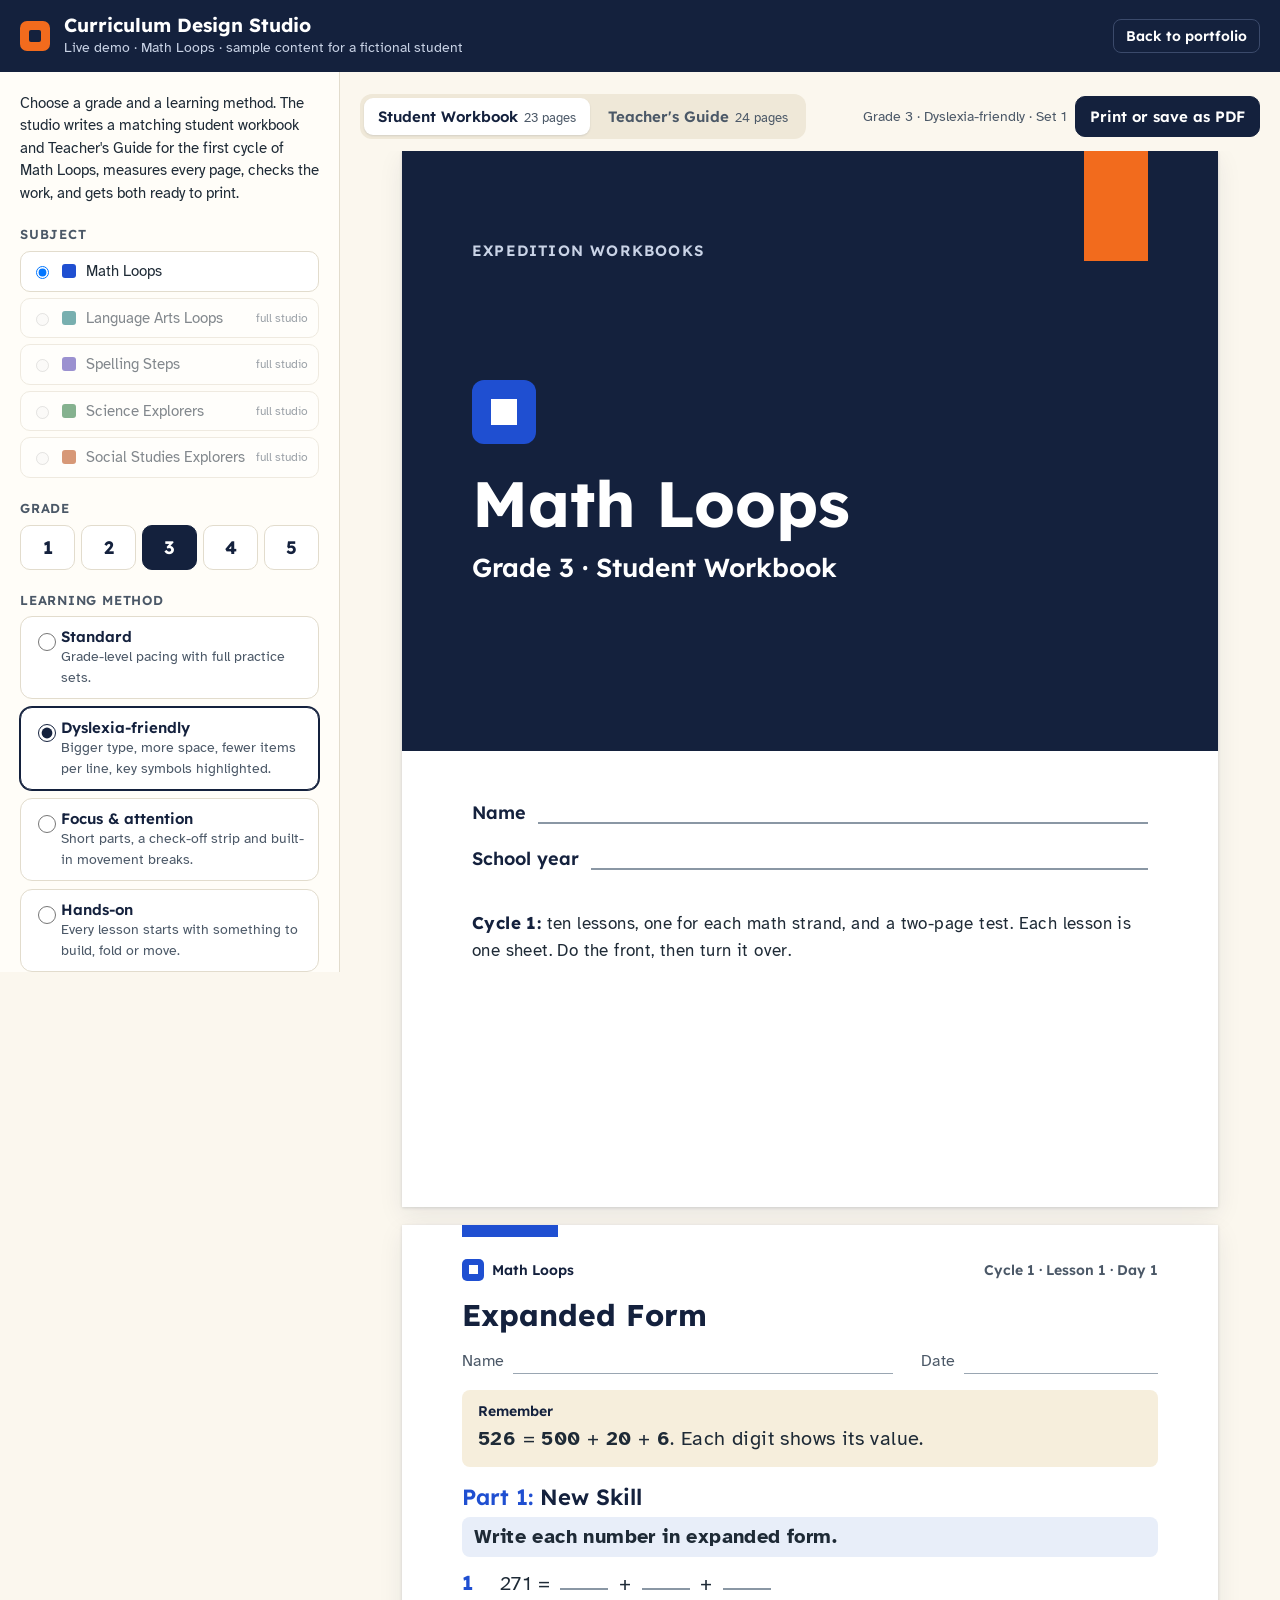
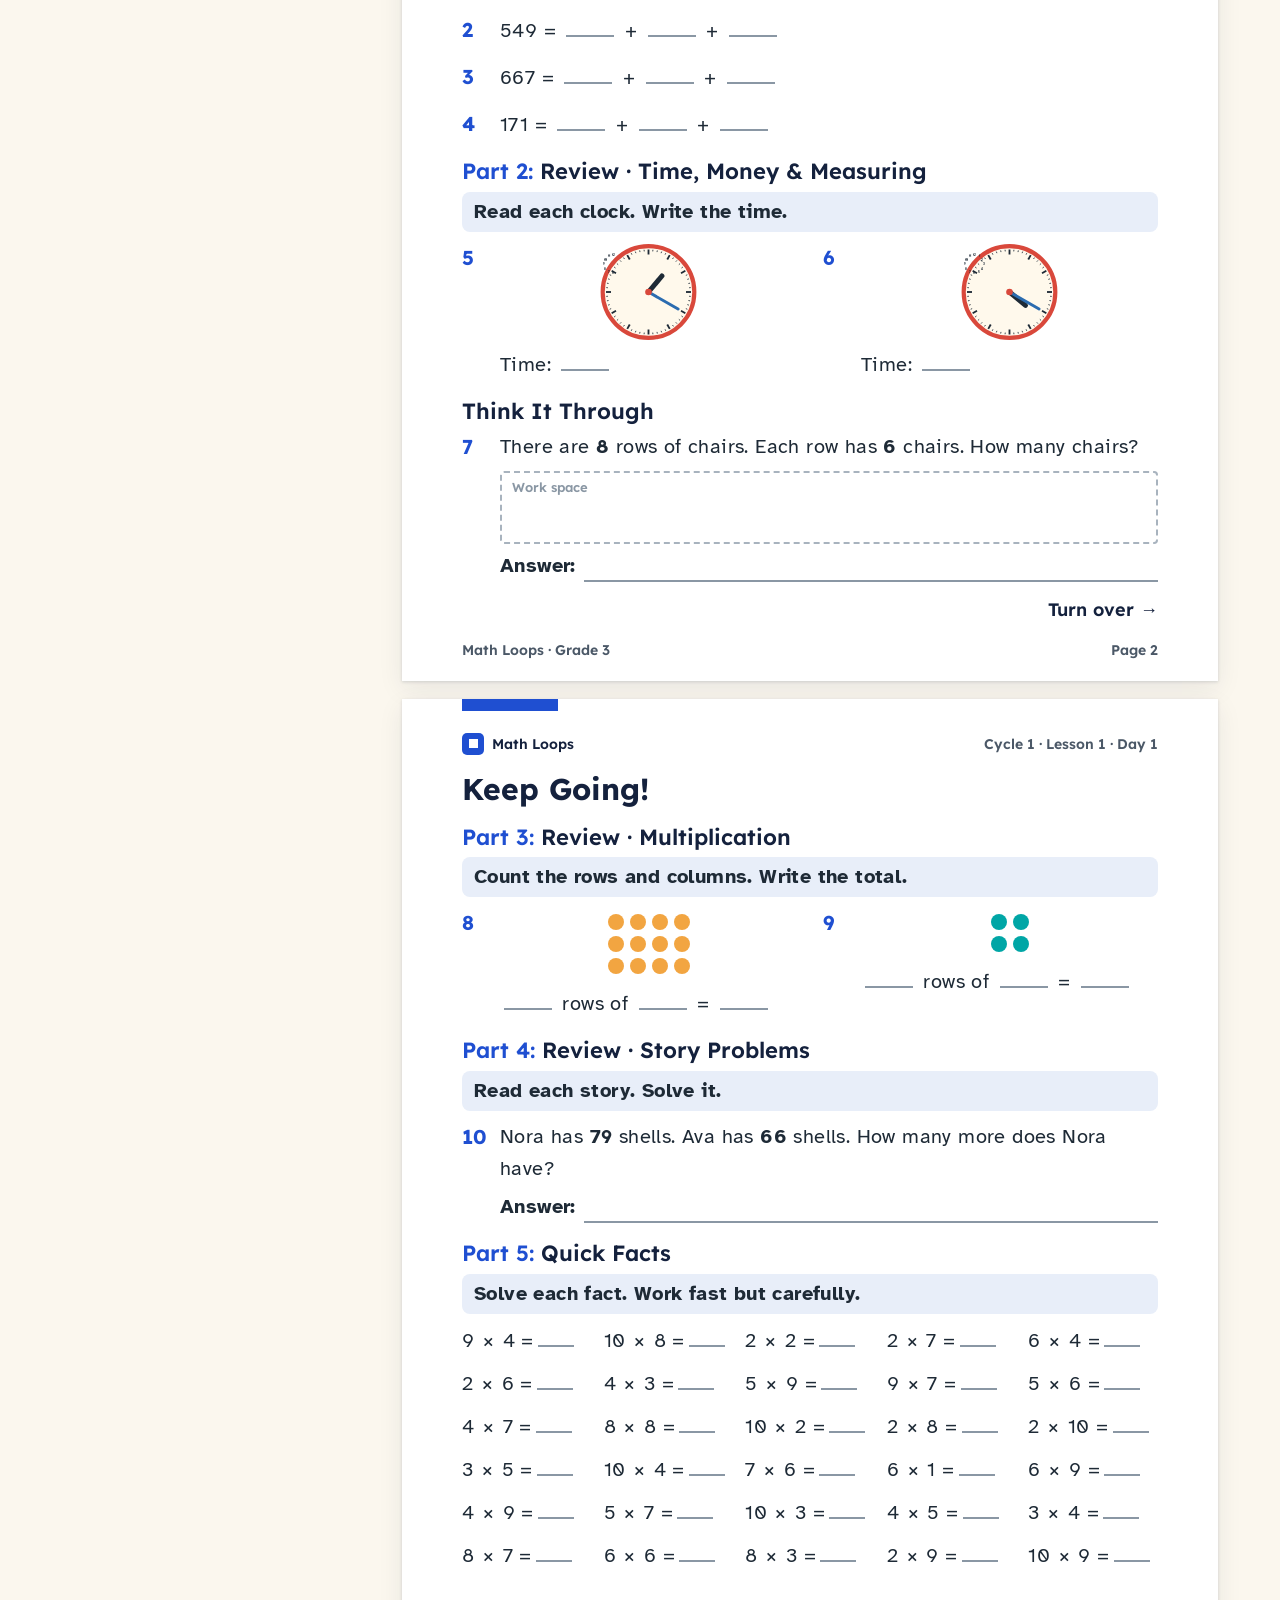
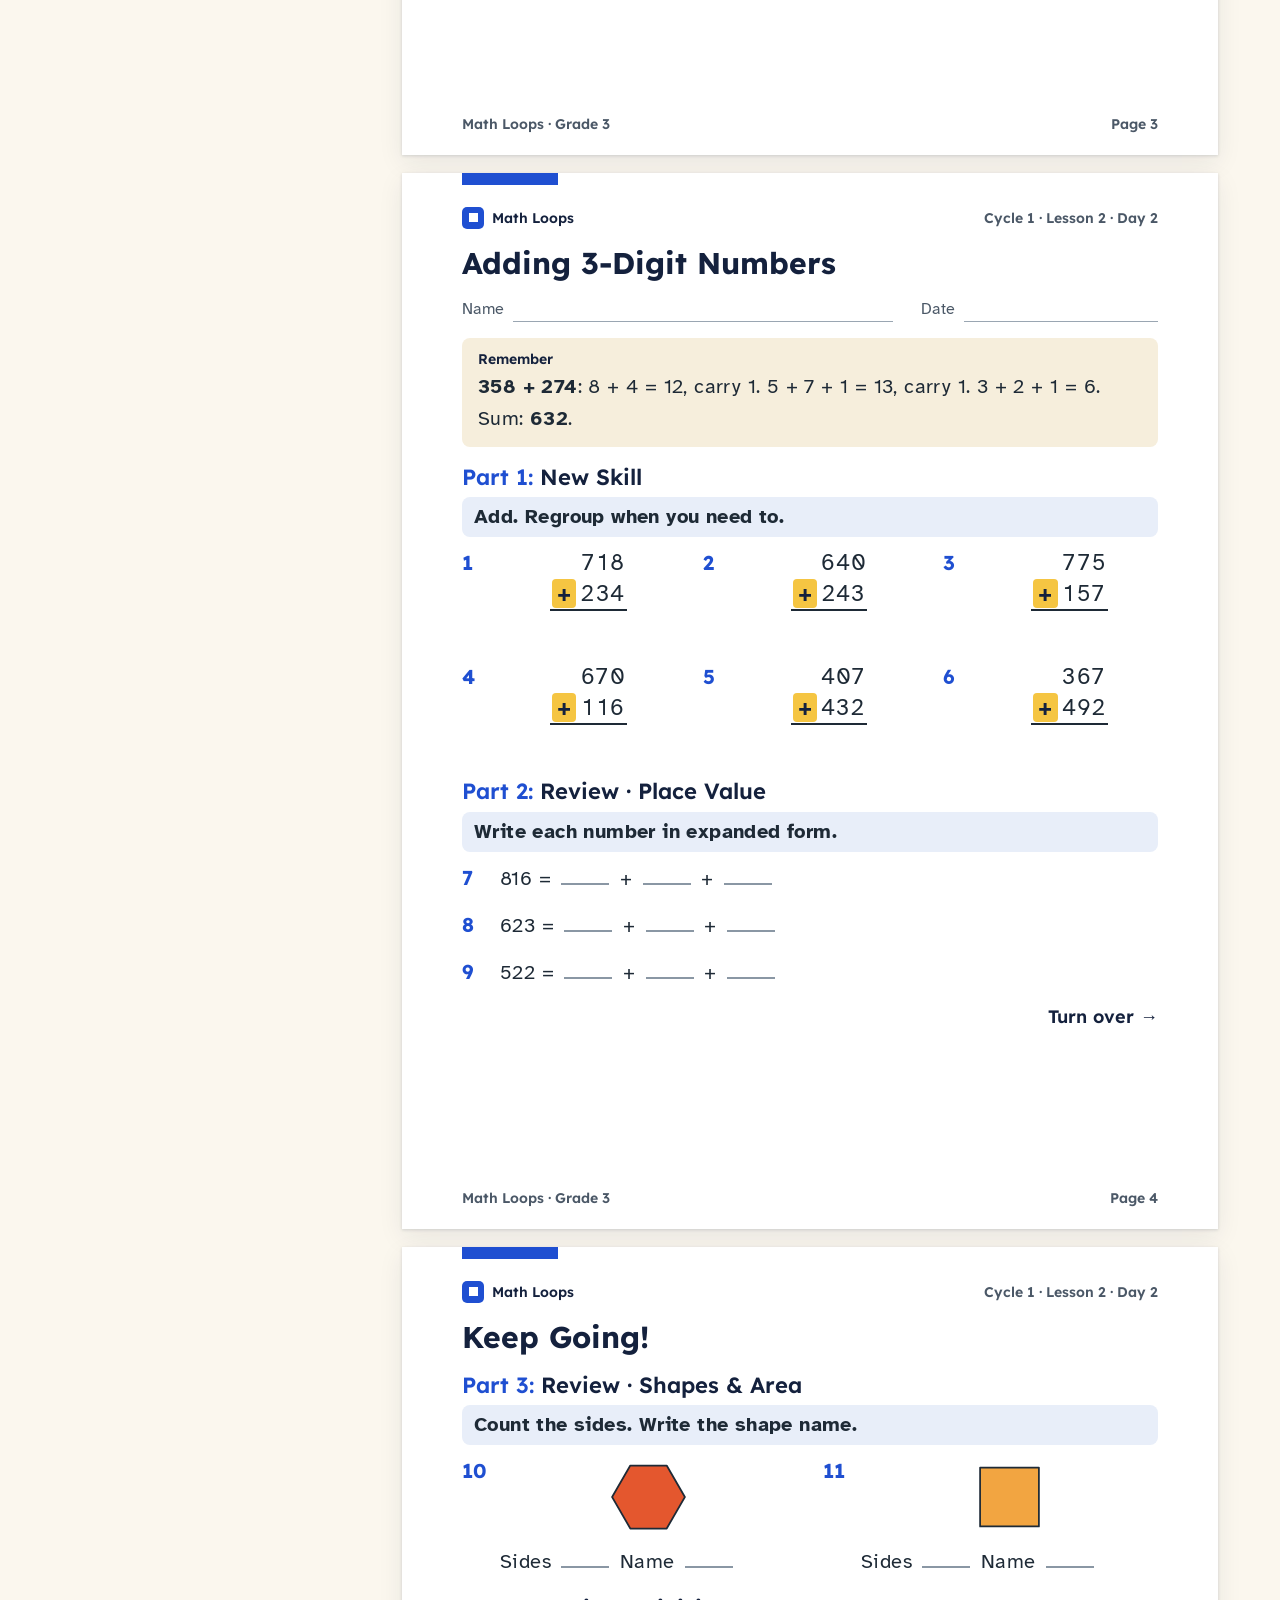
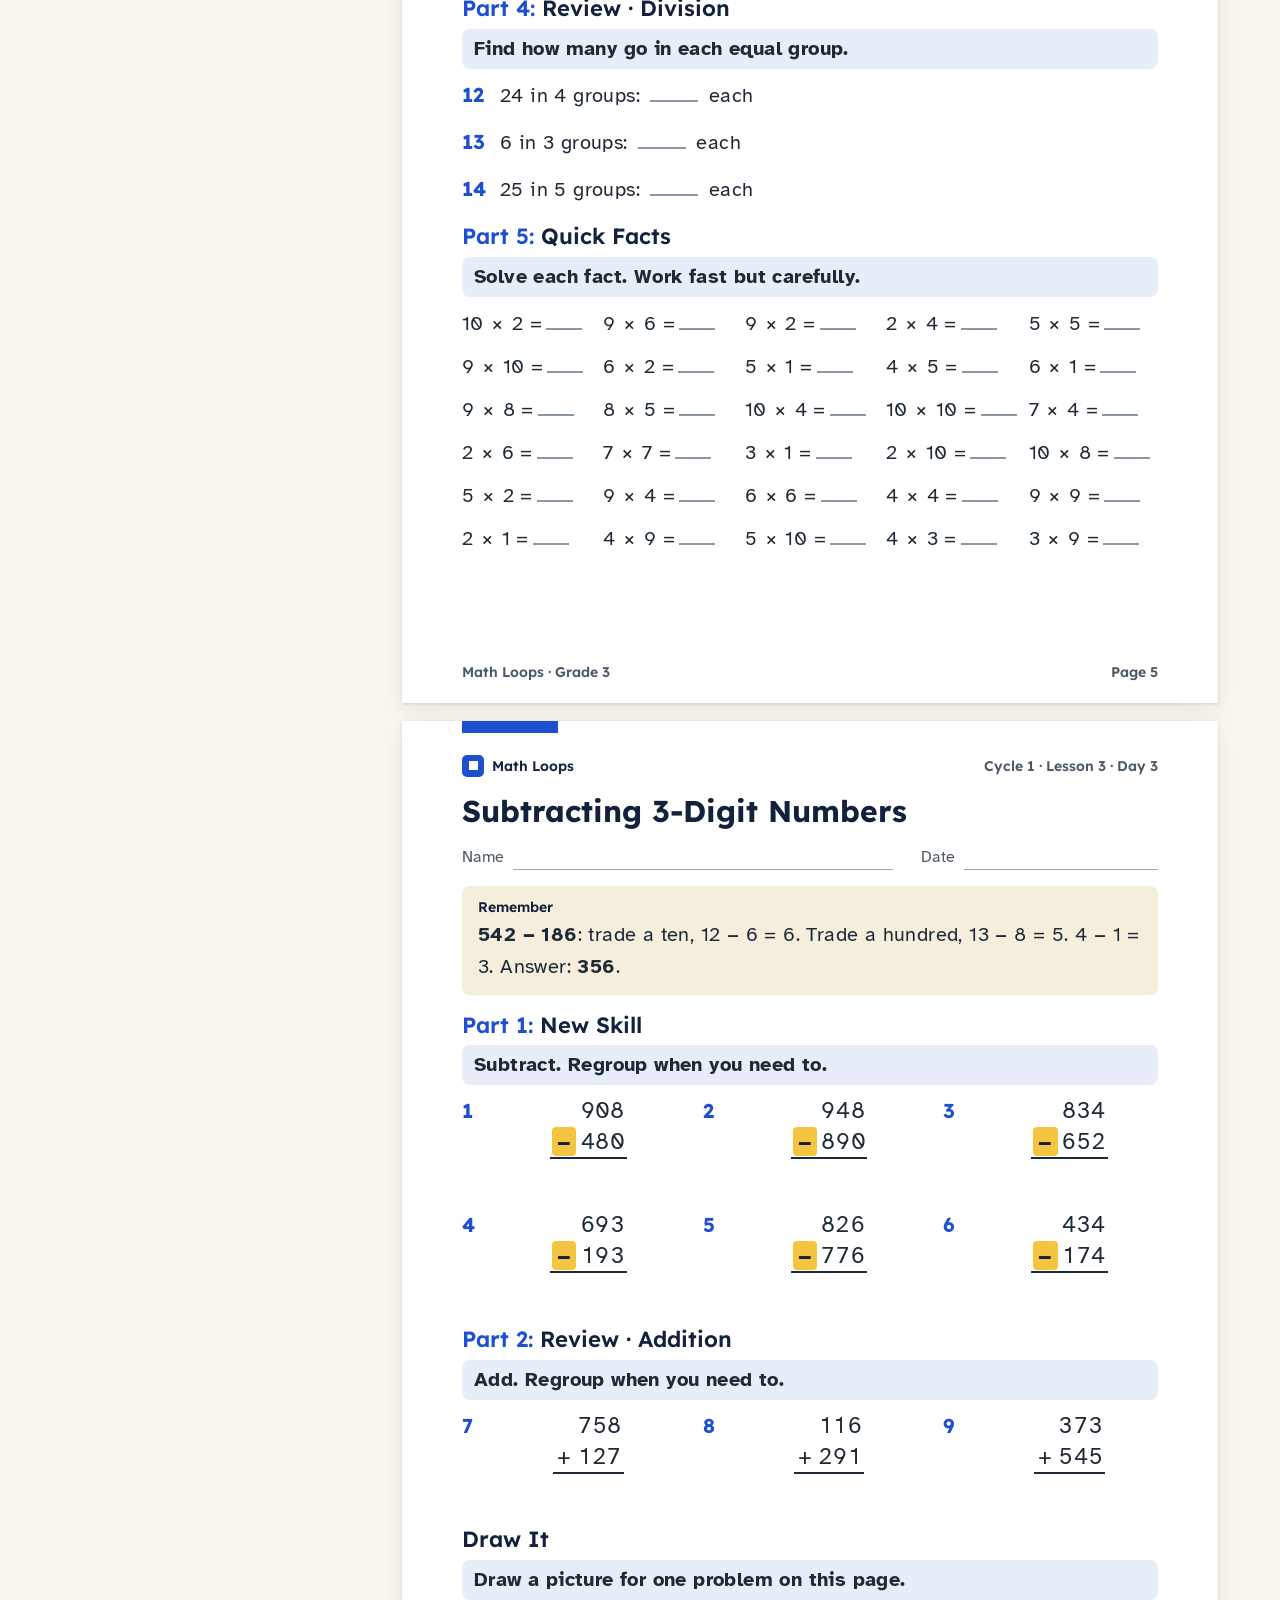
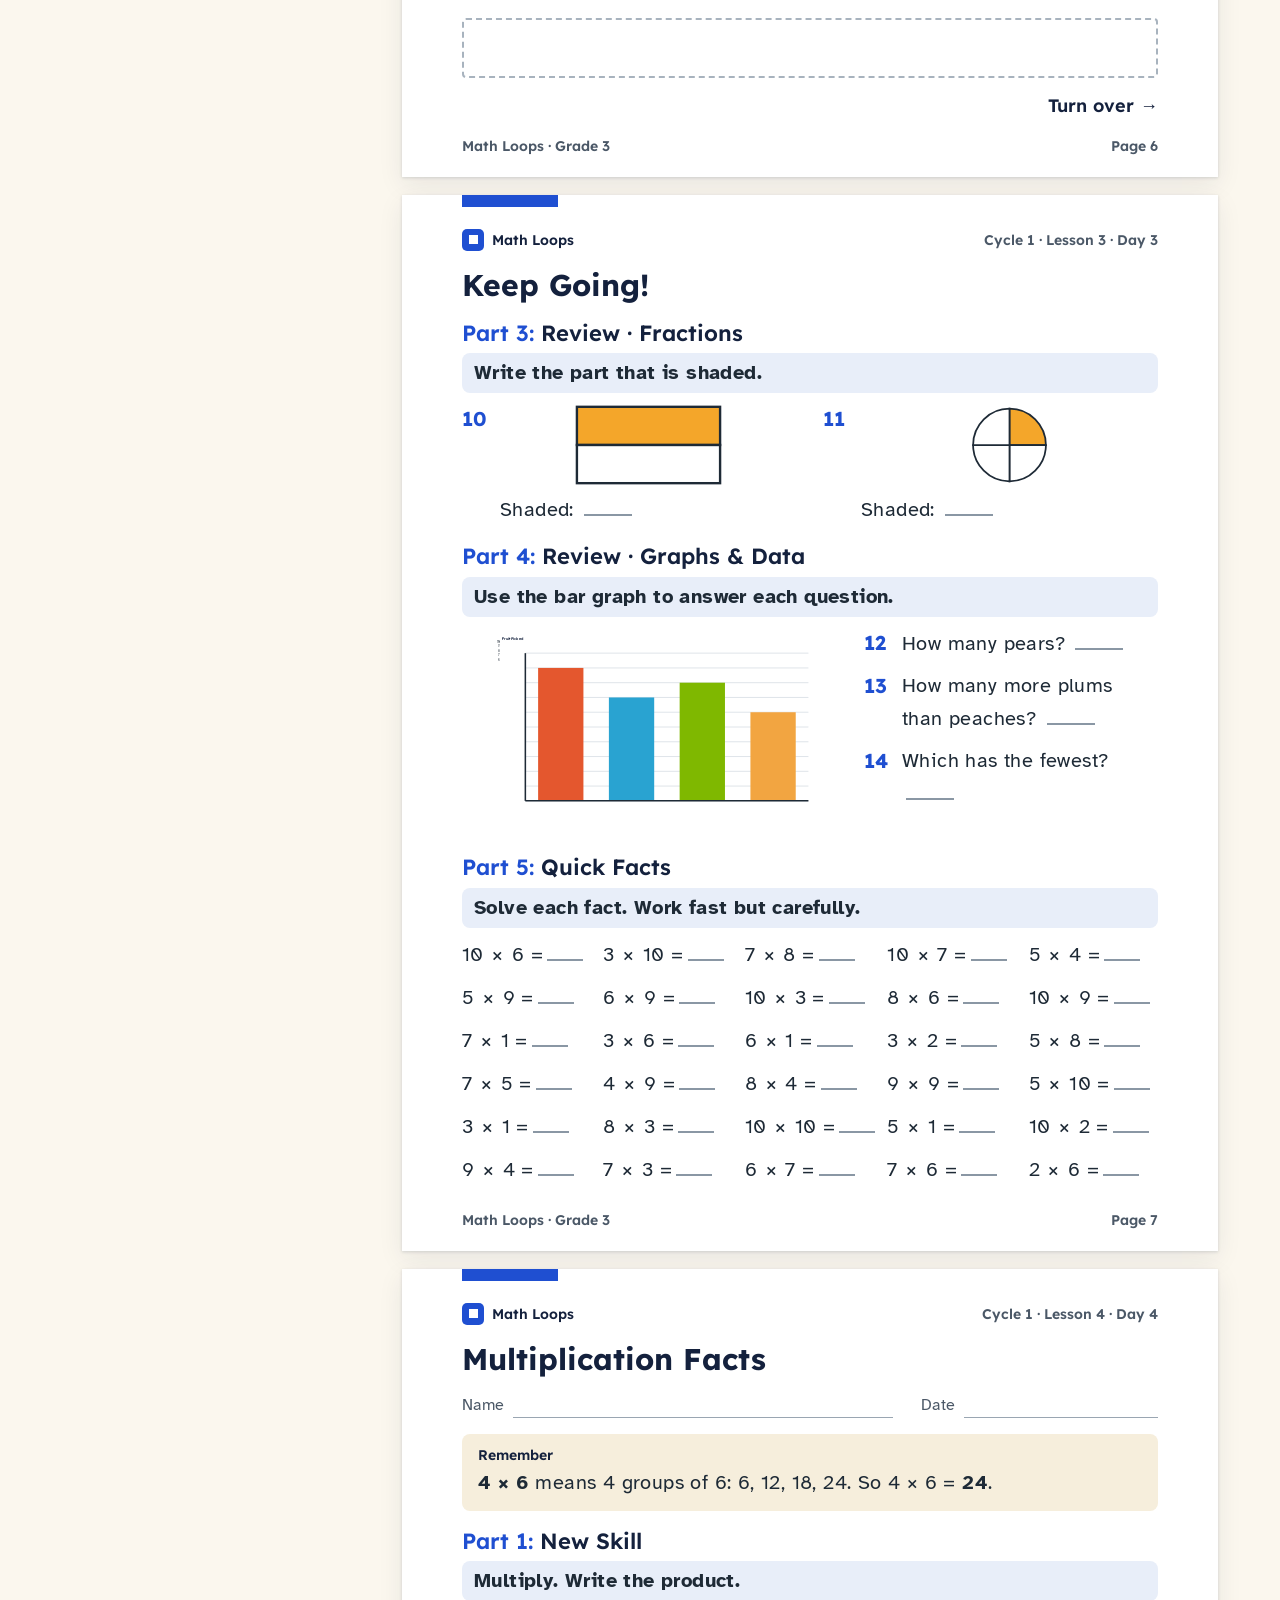
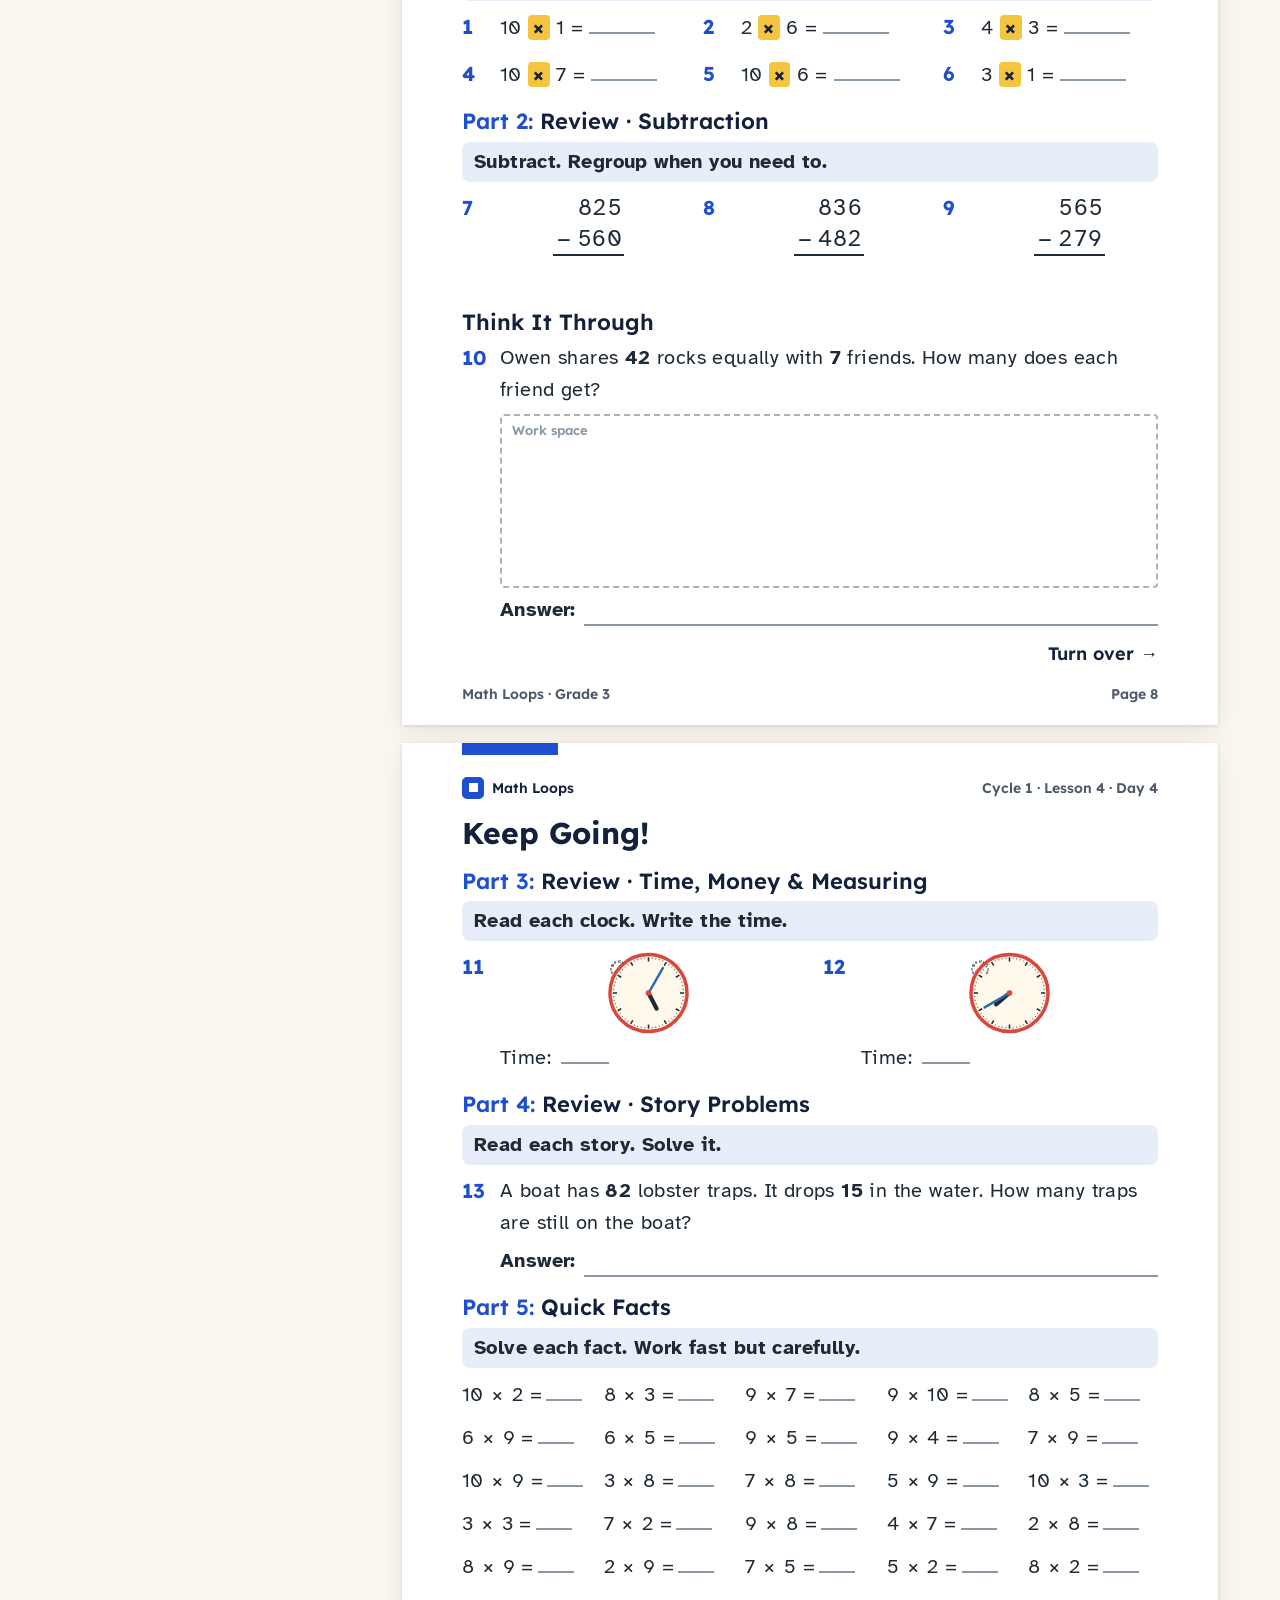
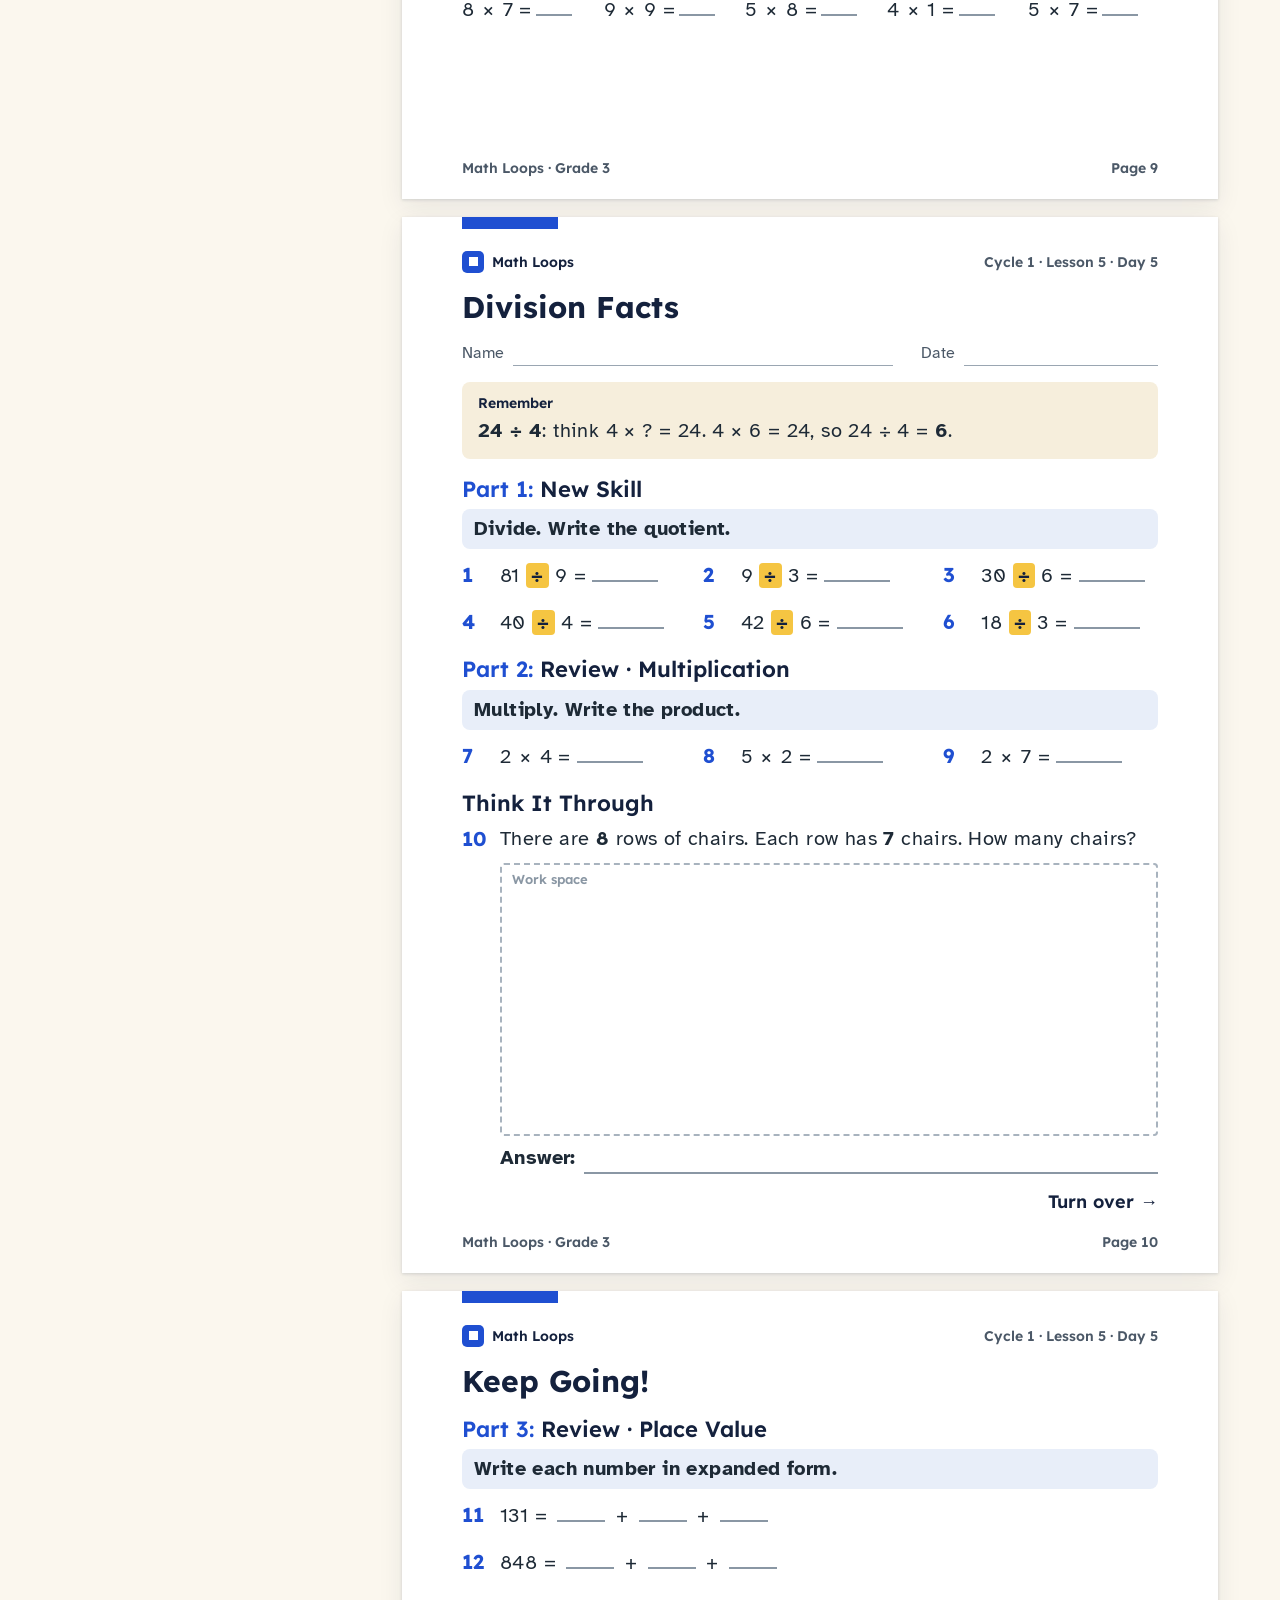
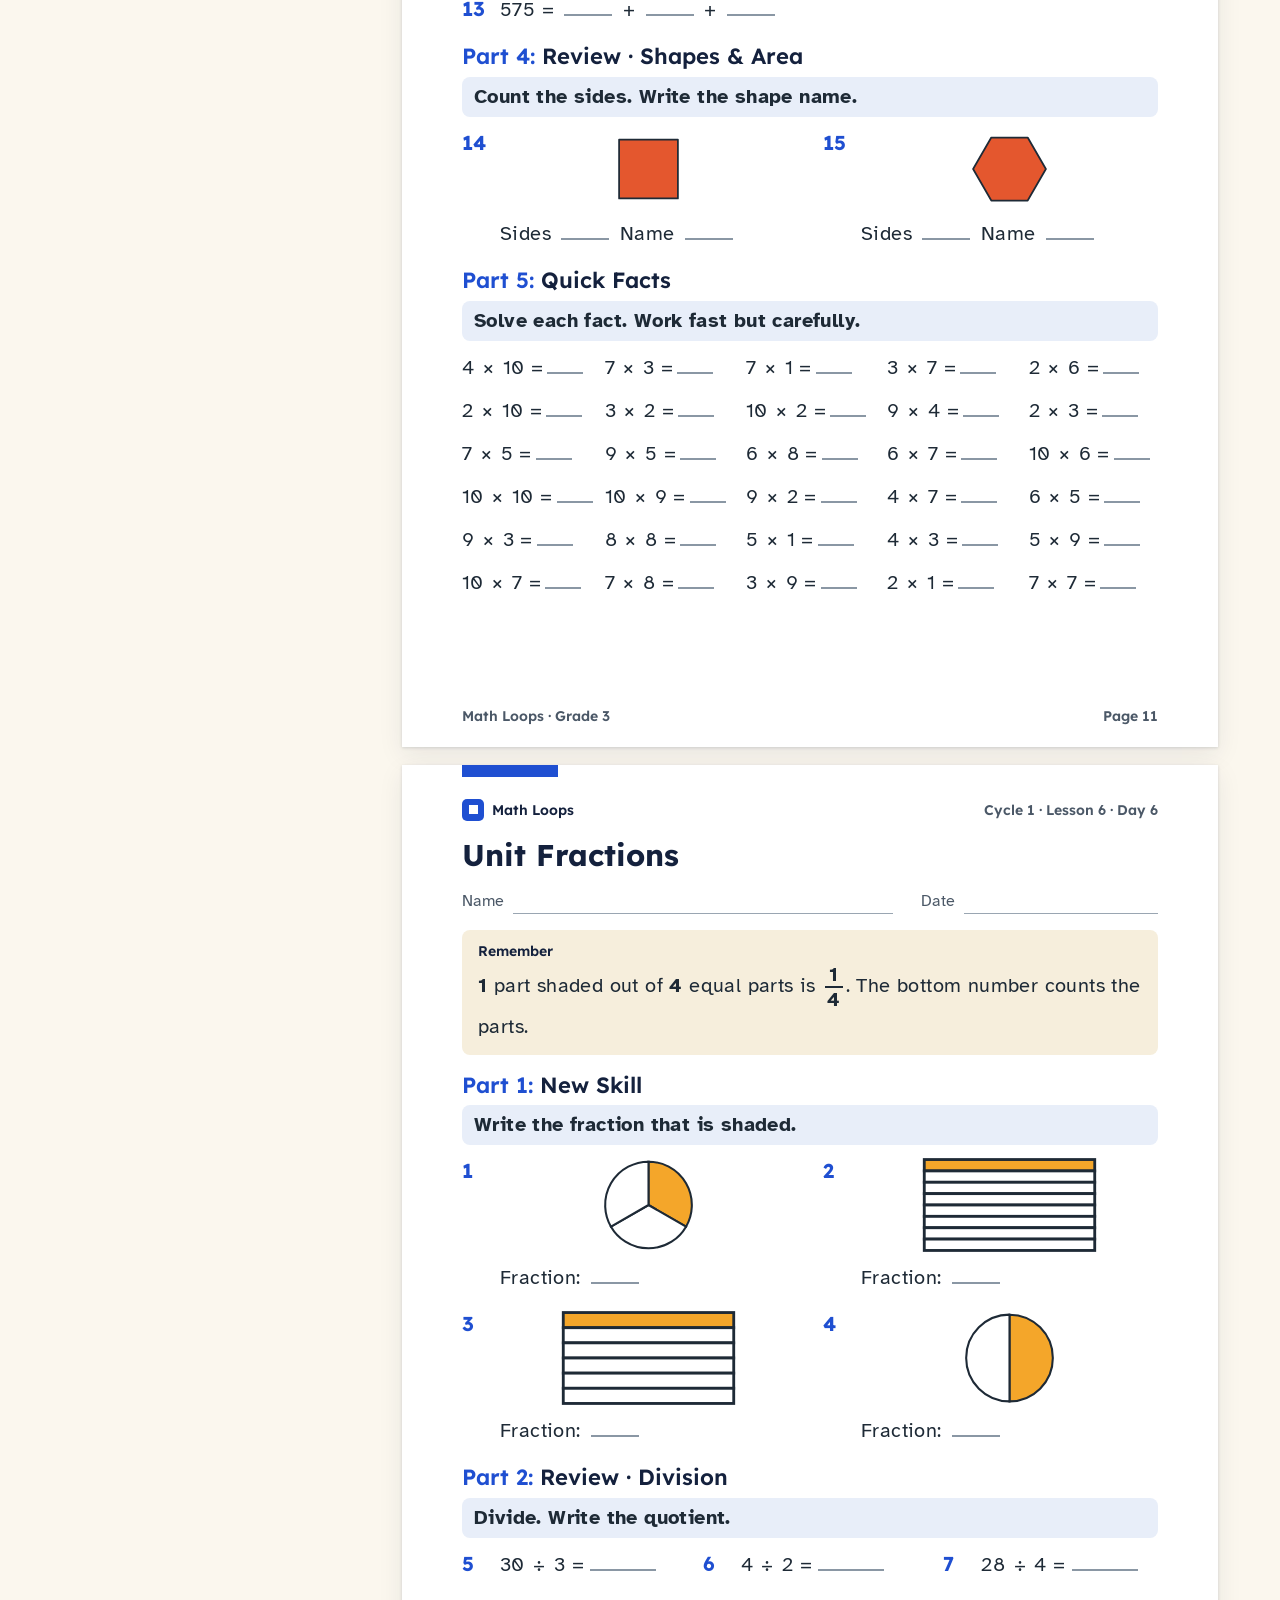
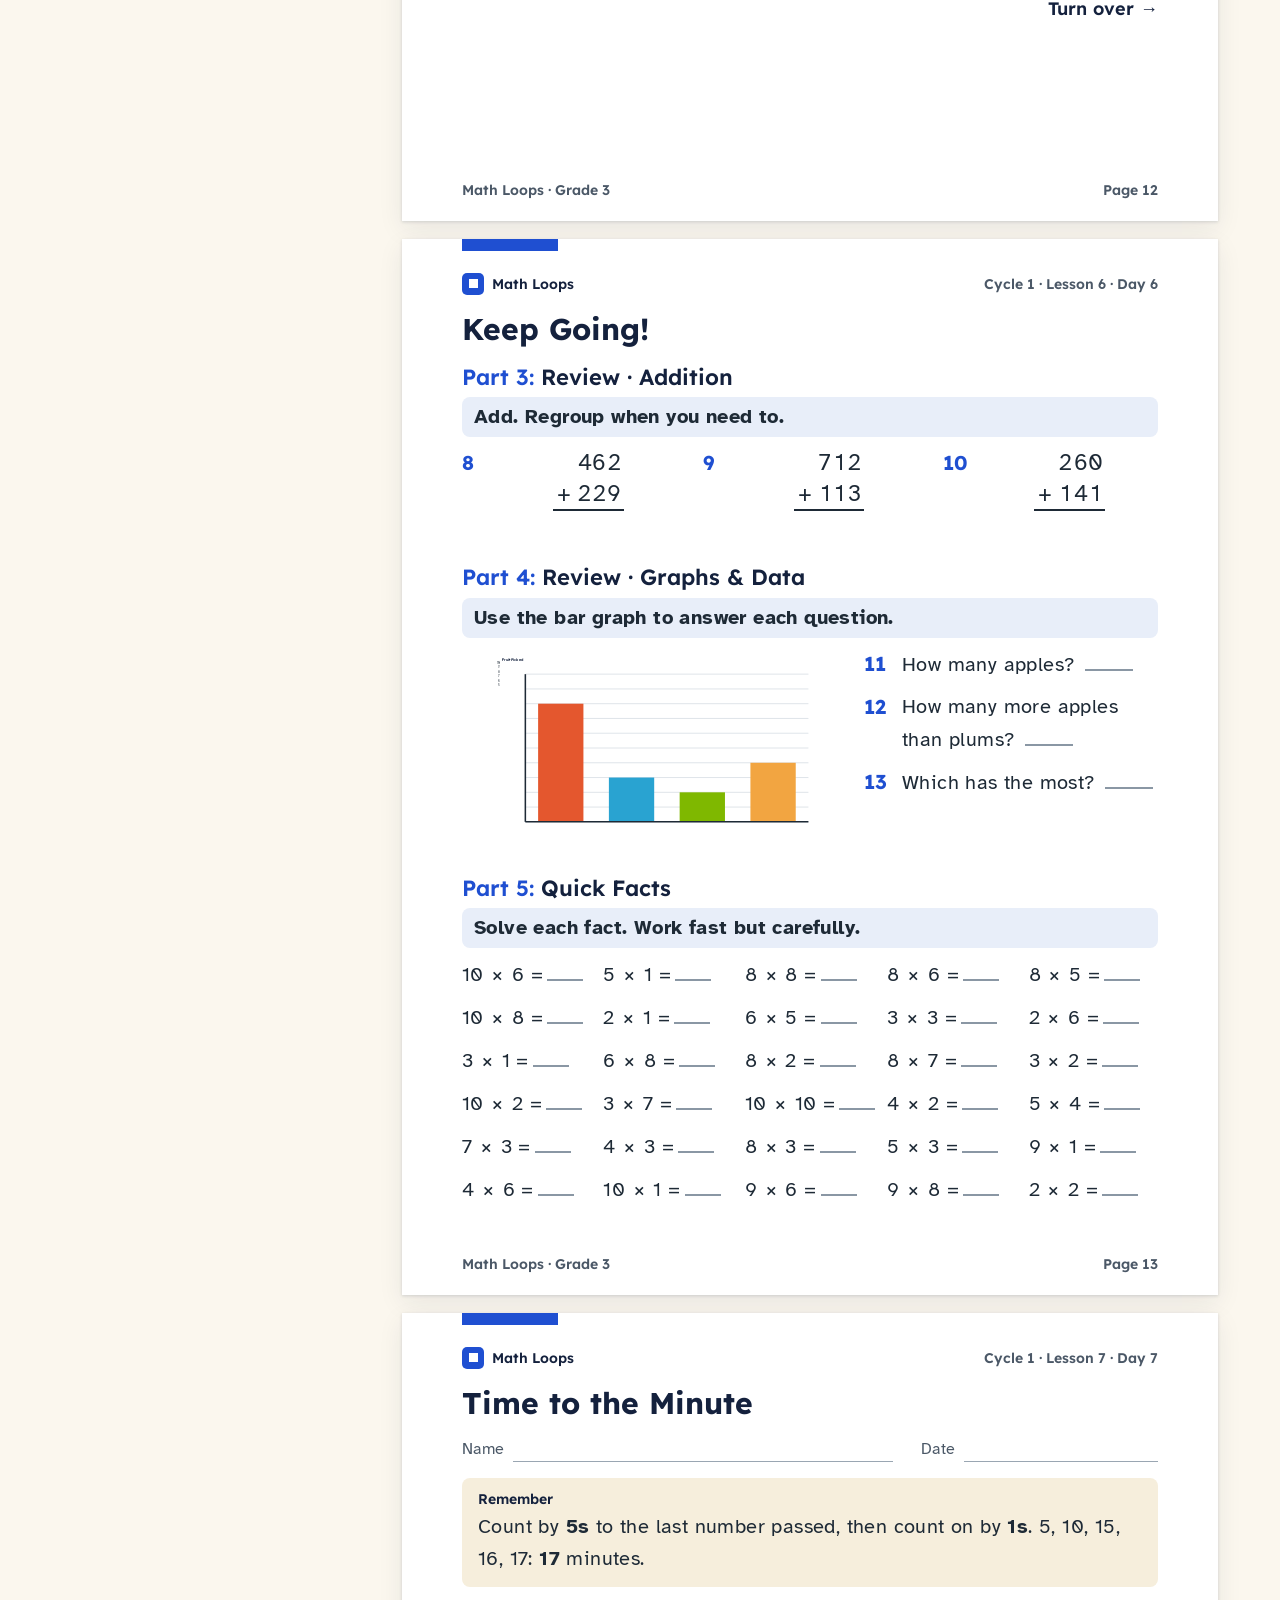
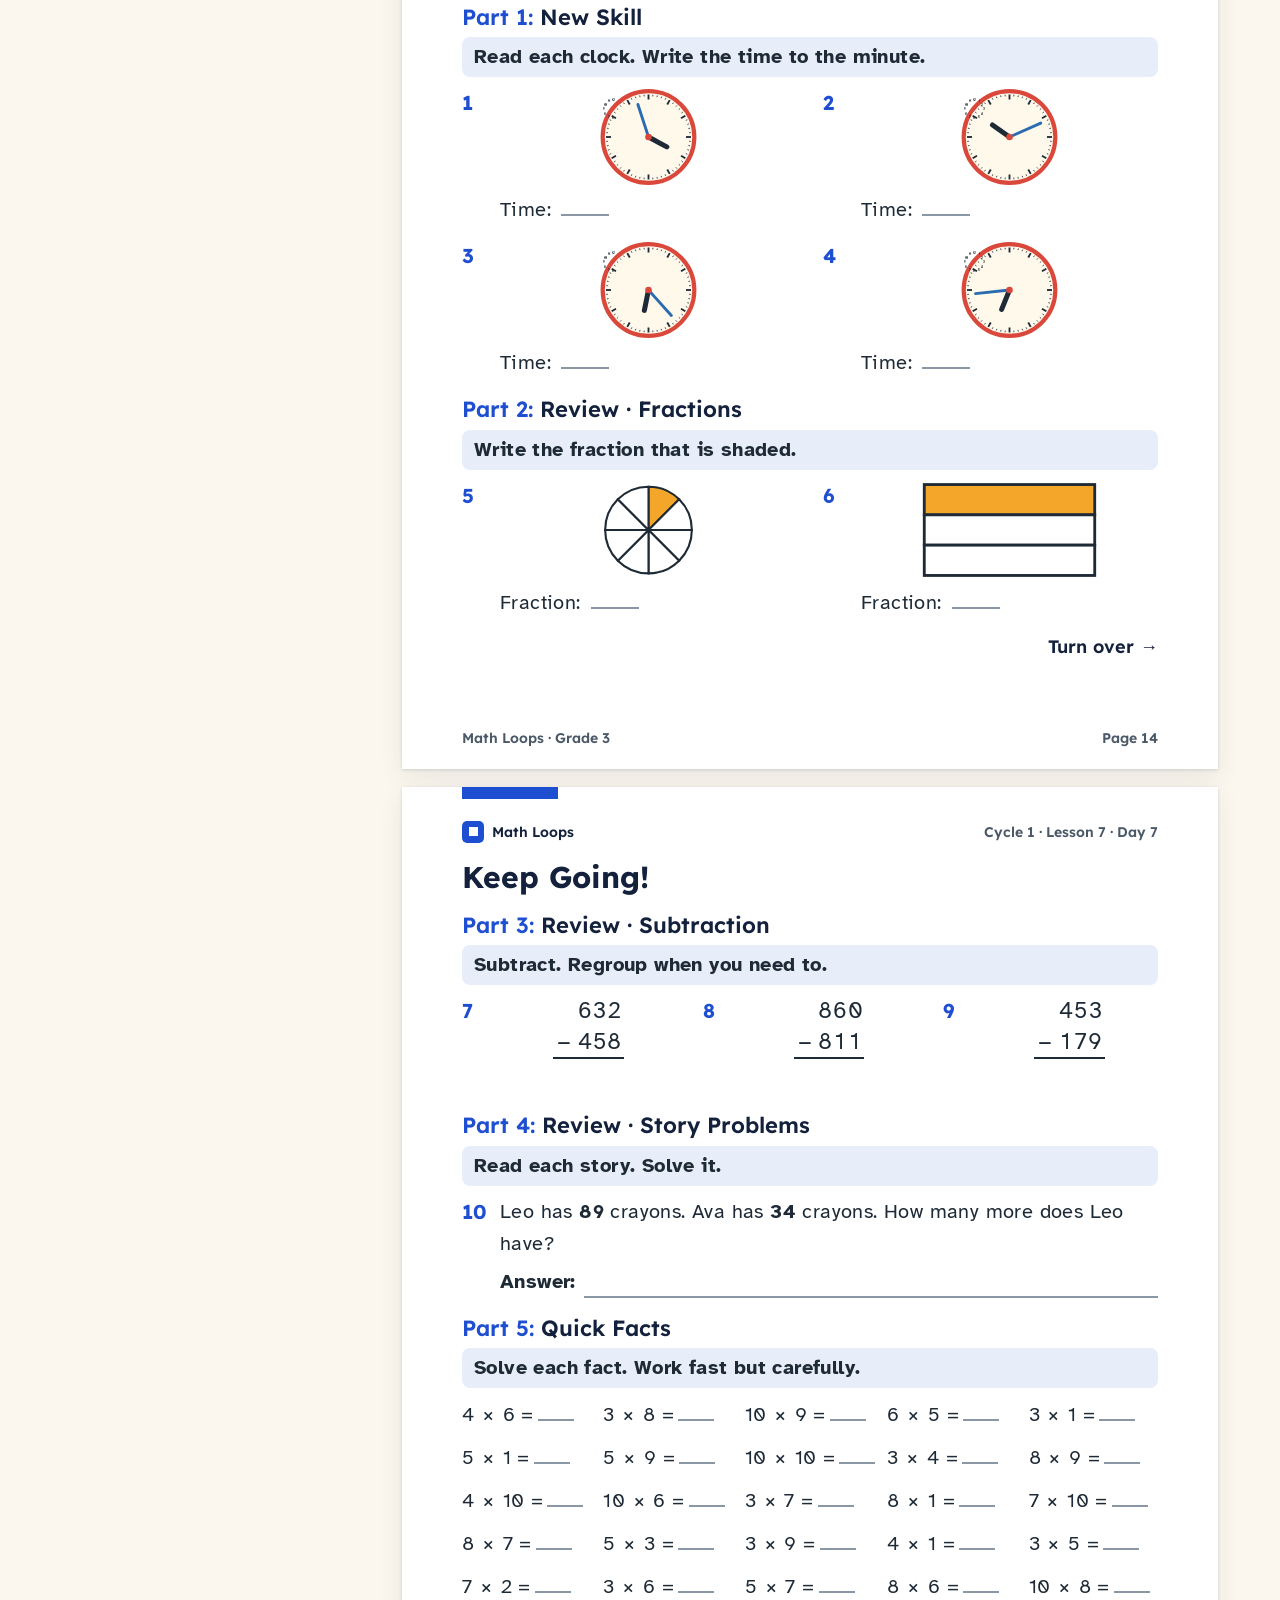
<file: demo/curriculum-studio.html>
<!DOCTYPE html>
<html lang="en">
<head>
<meta charset="utf-8">
<meta name="viewport" content="width=device-width, initial-scale=1, viewport-fit=cover">
<title>Curriculum Design Studio Demo</title>
<meta name="description" content="Live demo: choose a grade and a learning method, and the studio writes a matching student workbook and Teacher's Guide for one cycle of Math Loops, checks every page, and readies both to print.">
<link rel="icon" href="../assets/favicon.png">
<link rel="preconnect" href="https://fonts.googleapis.com">
<link rel="preconnect" href="https://fonts.gstatic.com" crossorigin>
<link rel="stylesheet" href="https://fonts.googleapis.com/css2?family=Atkinson+Hyperlegible:wght@400;700&family=Lexend:wght@400;600;700&display=swap">
<style>
/* Expedition Workbooks brand: Lexend headings, Atkinson Hyperlegible reading text, navy ink, one subject accent per page (Math = Cobalt + square mark) */
:root{
  --navy:#14213D; --blaze:#F26B1D; --gold:#F5C542; --ink:#1E2A36; --muted:#4B5867;
  --dir:#E8EEF9; --rem:#F6EEDC; --cream:#FBF7EE; --rule:#CDD5DA;
  --acc:#1F4FD1; --tint:#E4EAF9;
  --ui-line:#E2DCCD; --ui-card:#FFFFFF;
  --f-head:"Lexend",Arial,sans-serif; --f-body:"Atkinson Hyperlegible",Arial,sans-serif;
  color-scheme:light;
}
*{box-sizing:border-box}
html,body{margin:0}
body{background:var(--cream);color:var(--ink);font-family:var(--f-body);font-size:16px;line-height:1.5}
:focus-visible{outline:2px solid var(--navy);outline-offset:2px}

/* ---------- App chrome ---------- */
.topbar{background:var(--navy);color:#fff;padding:14px 20px;display:flex;align-items:center;gap:14px;flex-wrap:wrap}
.topbar .mk{width:30px;height:30px;border-radius:7px;background:var(--blaze);display:grid;place-items:center;flex:none}
.topbar .mk i{width:12px;height:12px;background:var(--navy);border-radius:2px}
.topbar h1{font:700 19px/1.2 var(--f-head);margin:0}
.topbar p{margin:0;font-size:14px;color:#C9D3E6}
.topbar .sp{flex:1}
.topbar a{color:#fff;font:600 14px var(--f-head);text-decoration:none;border:1px solid #3B4A6B;border-radius:8px;padding:7px 12px}
.topbar a:hover{background:#22325A}
.shell{display:grid;grid-template-columns:340px minmax(0,1fr);gap:0;min-height:calc(100vh - 58px)}
.side{border-right:1px solid var(--ui-line);padding:20px;background:#FFFDF8;position:sticky;top:0;align-self:start;max-height:100vh;overflow:auto}
.side h2{font:600 13px/1.3 var(--f-head);letter-spacing:.06em;text-transform:uppercase;color:var(--muted);margin:22px 0 8px}
.side h2:first-child{margin-top:0}
.intro{font-size:15px;margin:0 0 4px}
.subj{display:grid;gap:6px}
.subj label{display:flex;align-items:center;gap:10px;padding:8px 10px;border:1px solid var(--ui-line);border-radius:10px;background:#fff;font-size:15px;cursor:pointer}
.subj label.off{opacity:.55;cursor:not-allowed}
.subj small{margin-left:auto;font-size:12px;color:var(--muted)}
.sw{width:14px;height:14px;border-radius:3px;flex:none}
.grades{display:grid;grid-template-columns:repeat(5,1fr);gap:6px}
.grades button{font:700 18px var(--f-head);padding:10px 0;border:1px solid var(--ui-line);background:#fff;border-radius:10px;color:var(--navy);cursor:pointer}
.grades button[aria-pressed="true"]{background:var(--navy);color:#fff;border-color:var(--navy)}
.methods{display:grid;gap:8px}
.methods label{display:block;border:1px solid var(--ui-line);background:#fff;border-radius:12px;padding:10px 12px 10px 40px;position:relative;cursor:pointer}
.methods input{position:absolute;left:12px;top:13px;width:18px;height:18px;accent-color:var(--navy)}
.methods b{font:600 15px var(--f-head);color:var(--navy);display:block}
.methods span{font-size:14px;color:var(--muted);display:block}
.methods label:has(input:checked){border-color:var(--navy);box-shadow:0 0 0 1px var(--navy)}
.setrow{display:flex;gap:8px;align-items:center;font-size:14px;color:var(--muted)}
.btn{font:600 15px var(--f-head);border-radius:10px;padding:10px 14px;border:1px solid var(--navy);background:#fff;color:var(--navy);cursor:pointer}
.btn.pri{background:var(--navy);color:#fff}
.btn:hover{filter:brightness(1.08)}
.qa{list-style:none;padding:0;margin:0;display:grid;gap:6px;font-size:14px}
.qa li{display:flex;gap:8px;align-items:flex-start;background:#fff;border:1px solid var(--ui-line);border-radius:10px;padding:7px 10px}
.qa .ok{color:#23753A;font-weight:700;flex:none}
.qa .bad{color:#B0202F;font-weight:700;flex:none}
.note{font-size:13px;color:var(--muted);margin:10px 0 0}
.main{padding:16px 20px 40px;min-width:0}
.docbar{display:flex;gap:8px;align-items:center;flex-wrap:wrap;position:sticky;top:0;z-index:5;background:var(--cream);padding:6px 0 12px}
.tabs{display:flex;gap:4px;background:#EFE8D8;border-radius:12px;padding:4px}
.tabs button{font:600 15px var(--f-head);border:0;background:transparent;color:var(--muted);padding:9px 14px;border-radius:9px;cursor:pointer}
.tabs button[aria-selected="true"]{background:#fff;color:var(--navy);box-shadow:0 1px 2px rgba(20,33,61,.12)}
.tabs .ct{font:400 13px var(--f-body);color:var(--muted);margin-left:6px}
.docbar .sp{flex:1}
.status{font-size:14px;color:var(--muted)}
.viewer{--s:.6}
.doc{display:none;flex-direction:column;align-items:center;gap:18px}
.doc.active{display:flex}
.pg-wrap{width:calc(816px*var(--s));height:calc(1056px*var(--s));flex:none;box-shadow:0 1px 3px rgba(20,33,61,.15),0 8px 24px rgba(20,33,61,.08);background:#fff}
.pg-wrap .page{transform:scale(var(--s));transform-origin:0 0}
.building{position:fixed;inset:auto 20px 20px auto;background:var(--navy);color:#fff;padding:10px 14px;border-radius:10px;font:600 14px var(--f-head);display:none}
.building.on{display:block}
@media (max-width:900px){.shell{grid-template-columns:1fr}.side{position:static;max-height:none;border-right:0;border-bottom:1px solid var(--ui-line)}}

/* ---------- Printed page (816 x 1056 px = US Letter at 96 dpi) ---------- */
.page{width:816px;height:1056px;background:#fff;position:relative;padding:60px;display:flex;flex-direction:column;color:var(--ink);font-family:var(--f-body);font-size:var(--fs);line-height:var(--lh);letter-spacing:.02em;overflow:hidden}
.doc.m-standard{--fs:18px;--lh:1.5;--gap:14px;--bl:58px}
.doc.m-dyslexia{--fs:20px;--lh:1.6;--gap:16px;--bl:66px}
.doc.m-focus{--fs:18px;--lh:1.55;--gap:14px;--bl:58px}
.doc.m-hands{--fs:18px;--lh:1.5;--gap:14px;--bl:58px}
.doc.tg{--fs:16px;--lh:1.45;--gap:12px}
.tab{position:absolute;top:0;left:60px;width:96px;height:12px;background:var(--acc)}
.pg-head{display:flex;justify-content:space-between;align-items:center;height:26px;margin:-28px 0 14px;font:600 14px/1.3 var(--f-head);color:var(--muted);letter-spacing:0}
.badge{display:flex;gap:8px;align-items:center;color:var(--navy)}
.mark{width:22px;height:22px;border-radius:5px;background:var(--acc);display:grid;place-items:center;flex:none}
.mark i{width:9px;height:9px;background:#fff}
.pg-body{flex:1;min-height:0;display:flex;flex-direction:column;gap:var(--gap,16px);overflow:hidden}
.pg-body>*{flex-shrink:0}
.pg-body>.grow{flex:1 1 auto}
.natural .pg-body>.grow{flex-grow:0}
.pg-foot{position:absolute;left:60px;right:60px;bottom:22px;display:flex;justify-content:space-between;font:600 14px/1.3 var(--f-head);color:var(--muted);letter-spacing:0}
.page h1{font:700 30px/1.2 var(--f-head);color:var(--navy);margin:0;letter-spacing:0}
.page h3{font:600 22px/1.3 var(--f-head);color:var(--navy);margin:0 0 6px;letter-spacing:0}
.page h3 .pn{color:var(--acc)}
.page h3 .pv{font:400 15px var(--f-body);color:var(--muted);margin-left:6px}
.namedate{display:flex;gap:28px;font-size:16px;color:var(--muted)}
.namedate span{flex:1;display:flex;gap:8px;align-items:flex-end}
.namedate span:last-child{flex:.55}
.namedate i{flex:1;border-bottom:1.5px solid #9AA6B2;height:1.2em}
.panel{border-radius:8px;padding:12px 16px}
.panel.dirp{background:var(--dir)}
.panel.remp{background:var(--rem)}
.panel.tryp{background:var(--tint)}
.panel .lbl{display:block;font:600 14px/1.3 var(--f-head);color:var(--navy);letter-spacing:0;margin-bottom:2px}
.dir{font-weight:700;background:var(--dir);border-radius:8px;padding:4px 12px;margin-bottom:10px}
.grid{display:grid;gap:14px 26px}
.c1{grid-template-columns:1fr}.c2{grid-template-columns:1fr 1fr}.c3{grid-template-columns:repeat(3,1fr)}.c4{grid-template-columns:repeat(4,1fr)}
.it{display:flex;gap:10px;align-items:flex-start;min-width:0}
.it .n{font:700 var(--fs)/var(--lh) var(--f-head);color:var(--acc);width:28px;flex:none;letter-spacing:0}
.it .bd{flex:1;min-width:0}
.ln{display:inline-block;width:var(--bl);border-bottom:2px solid #8A97A4;height:1.15em;vertical-align:baseline;margin-left:6px}
.bl{display:inline-block;width:var(--bl);border-bottom:2px solid #8A97A4;height:1.15em;vertical-align:baseline;margin:0 4px}
.fr .bl{width:40px;margin:0}
.op{padding:0 2px}
.m-dyslexia .sec-new .op{background:var(--gold);color:var(--navy);border-radius:4px;padding:0 5px;font-weight:700}
.fr{display:inline-flex;flex-direction:column;align-items:center;vertical-align:middle;line-height:1.15;margin:0 3px;font-weight:700}
.fr>span:first-child{border-bottom:2px solid currentColor;padding:0 4px}
.vt{border-collapse:collapse;font-size:calc(var(--fs) * 1.15);margin-left:auto;margin-right:auto}
.vt td{padding:0 2px;text-align:right;line-height:1.35}
.vt tr.ans td{border-top:2.5px solid var(--ink);height:1.6em}
.d{display:inline-block;width:.64em;text-align:center}
.pic{display:flex;flex-direction:column;gap:6px}
.pic svg{width:100%;height:auto;max-height:var(--pich,104px)}
.pic svg[width]{width:auto;max-width:100%;align-self:center}
.pq .bl{width:48px}
.m-dyslexia{--pich:100px}
.story b,.pq b,.bd b{font-weight:700}
.ansrow{display:flex;align-items:flex-end;gap:8px;margin-top:6px;font-weight:700}
.ansrow i{flex:1;border-bottom:2px solid #8A97A4;height:1.2em}
.work{border:2px dashed #A8B3BE;border-radius:4px;min-height:80px;margin-top:8px;position:relative}
.work .wl{position:absolute;left:10px;top:6px;font:600 13px var(--f-head);color:#8A97A4;letter-spacing:0}
.think{display:flex;flex-direction:column}
.think .it{flex:1;display:flex;align-items:stretch}
.think .bd{display:flex;flex-direction:column}
.think .work{flex:1;min-height:50px}
.turn{text-align:right;font:600 18px var(--f-head);color:var(--navy);letter-spacing:0}
.facts{display:grid;grid-template-columns:repeat(5,1fr);gap:10px 18px}
.facts div{white-space:nowrap}
.facts .ln{width:36px;margin-left:4px}
.facts{gap:10px 12px}
.strip{display:flex;gap:14px;align-items:center;font:600 15px var(--f-head);color:var(--navy);letter-spacing:0;background:var(--tint);border-radius:8px;padding:8px 14px}
.strip span{display:flex;align-items:center;gap:6px}
.box{width:18px;height:18px;border:2px solid var(--navy);border-radius:4px;display:inline-block}
.brk{font:600 15px var(--f-head);color:var(--navy);background:var(--rem);border-radius:8px;padding:6px 14px;letter-spacing:0}
.graphbox{display:grid;grid-template-columns:1.3fr 1fr;gap:20px;align-items:start}
.graphbox svg{width:100%;height:auto;max-height:200px}
.graphbox svg.tm,table.tally svg{width:auto;height:24px;max-height:24px}
.graphbox .grid{gap:10px}
table.tally{border-collapse:collapse;width:100%;font-size:var(--fs)}
table.tally th{font:600 15px var(--f-head);text-align:left;color:var(--navy);padding:4px 8px;border-bottom:2px solid var(--ink)}
table.tally td{padding:5px 8px;border-bottom:1px solid var(--rule)}
table.tally caption{font:600 16px var(--f-head);color:var(--navy);text-align:left;padding-bottom:6px}
.lines{background-image:linear-gradient(to bottom,transparent 38px,var(--rule) 38px,var(--rule) 40px);background-size:100% 40px;min-height:80px}
.score{font:600 18px var(--f-head);color:var(--navy);text-align:right;letter-spacing:0}
.tgrid{display:grid;grid-template-columns:1fr 1fr;gap:12px 26px;flex:1}
.tcell{border:1.5px solid var(--rule);border-radius:8px;padding:10px 12px;display:flex;flex-direction:column}
.tcell .it{flex:1}
.tcell.wide{grid-column:1/-1}
.tcell .work{flex:1;min-height:36px}
.test .pic svg{max-height:var(--pich,80px)}
.test.tight .tgrid{gap:8px 20px}.test.tight .tcell{padding:6px 10px}.test.tight .tcell .work{min-height:18px}.test.tight .pg-body{gap:10px}
.draw{display:flex;flex-direction:column}.draw .work{flex:1;min-height:36px}
.test .tgrid{grid-auto-rows:minmax(min-content,auto)}

/* Covers */
.cover{padding:0}
.cover .slab{background:var(--navy);color:#fff;padding:90px 70px 60px;height:600px;position:relative}
.cover .flag{position:absolute;top:0;right:70px;width:64px;height:110px;background:var(--blaze)}
.cover .brandline{font:600 15px var(--f-head);color:#C9D3E6;letter-spacing:.08em;text-transform:uppercase;margin-bottom:120px}
.cover .cmark{width:64px;height:64px;border-radius:12px;background:var(--acc);display:grid;place-items:center;margin-bottom:26px}
.cover .cmark i{width:26px;height:26px;background:#fff}
.cover .ctitle{font:700 64px/1.05 var(--f-head);margin:0 0 14px;letter-spacing:0}
.cover .csub{font:600 26px/1.3 var(--f-head);color:#fff;letter-spacing:0}
.cover .cbot{padding:50px 70px;display:flex;flex-direction:column;gap:22px}
.cover .cline{display:flex;gap:12px;align-items:flex-end;font:600 18px var(--f-head);color:var(--navy);letter-spacing:0}
.cover .cline i{flex:1;border-bottom:2px solid #8A97A4;height:1.3em}
.cover .inside{font-size:17px;color:var(--ink)}
.cover .inside b{font-family:var(--f-head);color:var(--navy)}

/* Teacher's Guide */
.tg .page h1{font-size:28px}
.tg .page h3{font-size:18px;margin-bottom:6px}
.tg .two{display:grid;grid-template-columns:1fr 1fr;gap:16px}
.tg ul{margin:0;padding-left:20px}
.tg li{margin:2px 0}
.chips{display:flex;flex-wrap:wrap;gap:6px}
.chip{background:var(--tint);color:var(--navy);border-radius:999px;padding:2px 10px;font:600 13px/1.5 var(--f-head);letter-spacing:0}
.chip.prev{background:var(--rem)}
table.steps{width:100%;border-collapse:collapse}
table.steps td{padding:5px 8px;border-bottom:1px solid var(--rule);vertical-align:top}
table.steps td:first-child{font:600 14px/1.4 var(--f-head);color:var(--navy);width:150px;letter-spacing:0}
table.steps td.min{width:58px;font:700 14px var(--f-head);color:var(--acc);white-space:nowrap;letter-spacing:0}
.three{display:grid;grid-template-columns:repeat(3,1fr);gap:12px}
.three>div{border:1.5px solid var(--rule);border-radius:8px;padding:10px 12px}
.akey{display:grid;grid-template-columns:1fr 1fr;gap:3px 24px;font-size:15px;line-height:1.45}
.akey div{break-inside:avoid}
.akey .an{font-weight:700;color:var(--navy)}
.akey .num{font:700 14px var(--f-head);color:var(--acc);display:inline-block;min-width:26px;letter-spacing:0}
.asec{margin-bottom:4px}
.asec h3{font-size:16px !important;margin:0 0 3px !important}
.fkey{display:grid;grid-template-columns:repeat(6,1fr);gap:2px 10px;font-size:14px}
.tg.fs1 .akey{font-size:14px;line-height:1.35}
.tg.fs1 .asec h3{font-size:15px !important}
table.glance{width:100%;border-collapse:collapse;font-size:15px}
table.glance th{font:600 13px var(--f-head);text-align:left;color:var(--navy);border-bottom:2px solid var(--ink);padding:4px 6px;letter-spacing:0}
table.glance td{border-bottom:1px solid var(--rule);padding:5px 6px;vertical-align:top}
.spiral{display:grid;grid-template-columns:repeat(5,1fr);gap:8px}
.spiral div{border:1.5px solid var(--rule);border-radius:8px;padding:6px 8px;font-size:13px;line-height:1.3}
.spiral b{font:700 20px var(--f-head);color:var(--acc);display:block;letter-spacing:0}

/* ---------- Print: only the active document, one page per sheet, no scaling ---------- */
@page{size:letter;margin:0}
@media print{
  html,body{background:#fff}
  .topbar,.side,.docbar,.building{display:none !important}
  .shell{display:block}
  .main{padding:0}
  .doc{display:none !important;gap:0}
  .doc.active{display:block !important}
  .pg-wrap{width:auto;height:auto;box-shadow:none;break-after:page;page-break-after:always}
  .pg-wrap:last-child{break-after:auto;page-break-after:auto}
  .pg-wrap .page{transform:none}
}
</style>
</head>
<body>
<header class="topbar">
  <div class="mk" aria-hidden="true"><i></i></div>
  <div>
    <h1>Curriculum Design Studio</h1>
    <p>Live demo · Math Loops · sample content for a fictional student</p>
  </div>
  <div class="sp"></div>
  <a href="../index.html#curriculum-studio">Back to portfolio</a>
</header>

<div class="shell">
  <aside class="side" aria-label="Build settings">
    <p class="intro">Choose a grade and a learning method. The studio writes a matching student workbook and Teacher's Guide for the first cycle of Math Loops, measures every page, checks the work, and gets both ready to print.</p>

    <h2>Subject</h2>
    <div class="subj" role="radiogroup" aria-label="Subject">
      <label><input type="radio" name="subj" checked> <span class="sw" style="background:#1F4FD1"></span>Math Loops</label>
      <label class="off" title="Built in the full studio; not in this demo"><input type="radio" name="subj" disabled> <span class="sw" style="background:#0B7174"></span>Language Arts Loops <small>full studio</small></label>
      <label class="off"><input type="radio" name="subj" disabled> <span class="sw" style="background:#4A3AB0"></span>Spelling Steps <small>full studio</small></label>
      <label class="off"><input type="radio" name="subj" disabled> <span class="sw" style="background:#23753A"></span>Science Explorers <small>full studio</small></label>
      <label class="off"><input type="radio" name="subj" disabled> <span class="sw" style="background:#B8460F"></span>Social Studies Explorers <small>full studio</small></label>
    </div>

    <h2 id="g-h">Grade</h2>
    <div class="grades" role="group" aria-labelledby="g-h" id="grades"></div>

    <h2>Learning method</h2>
    <div class="methods" id="methods" role="radiogroup" aria-label="Learning method"></div>

    <h2>Problem set</h2>
    <div class="setrow"><button class="btn" id="newset" type="button">New problem set</button><span id="setlbl">Set 1</span></div>
    <p class="note">Each set is reproducible: the same grade, method and set number always builds the same pages, so the workbook and its answer key always match.</p>

    <h2>Checks on this build</h2>
    <ul class="qa" id="qa" aria-live="polite"><li>Building…</li></ul>
  </aside>

  <main class="main">
    <div class="docbar">
      <div class="tabs" role="tablist" aria-label="Documents">
        <button role="tab" id="tab-st" aria-selected="true" aria-controls="doc-st" data-doc="st">Student Workbook<span class="ct" id="ct-st"></span></button>
        <button role="tab" id="tab-tg" aria-selected="false" aria-controls="doc-tg" data-doc="tg">Teacher's Guide<span class="ct" id="ct-tg"></span></button>
      </div>
      <div class="sp"></div>
      <span class="status" id="status"></span>
      <button class="btn pri" id="print" type="button">Print or save as PDF</button>
    </div>
    <div class="viewer" id="viewer">
      <div class="doc active" id="doc-st" role="tabpanel" aria-labelledby="tab-st"></div>
      <div class="doc tg" id="doc-tg" role="tabpanel" aria-labelledby="tab-tg"></div>
    </div>
  </main>
</div>
<div class="building" id="building">Building pages…</div>

<script>
"use strict";
/* =====================================================================
   Curriculum Design Studio (demo)
   One cycle of Math Loops = 10 lessons (one per strand) + a 2-page test.
   Every lesson is one sheet: front (new skill + review) and back (review,
   Think It Through, Quick Facts). The Teacher's Guide gets a teaching page
   and an answer page per lesson. Both books are built from the same data,
   so the key always matches the workbook.
   ===================================================================== */

/* ---------- seeded random ---------- */
function mulberry(a){return function(){a|=0;a=a+0x6D2B79F5|0;let t=Math.imul(a^a>>>15,1|a);t=t+Math.imul(t^t>>>7,61|t)^t;return((t^t>>>14)>>>0)/4294967296}}
let rnd=Math.random;
const ri=(a,b)=>a+Math.floor(rnd()*(b-a+1));
const pick=a=>a[Math.floor(rnd()*a.length)];
const shuf=a=>{a=a.slice();for(let i=a.length-1;i>0;i--){const j=Math.floor(rnd()*(i+1));[a[i],a[j]]=[a[j],a[i]]}return a};
const gcd=(a,b)=>b?gcd(b,a%b):a;
const nf=n=>Number(n).toLocaleString('en-US');
const strip=h=>h.replace(/<[^>]+>/g,'').replace(/\{_\}/g,'___').replace(/\s+/g,' ').trim();
const esc=s=>String(s).replace(/&/g,'&amp;').replace(/</g,'&lt;');
const cap=s=>s.charAt(0).toUpperCase()+s.slice(1);

/* ---------- item builders ---------- */
const op=s=>`<span class="op">${s}</span>`;
const B=s=>`<b>${s}</b>`;
const fr=(n,d)=>`<span class="fr"><span>${n}</span><span>${d}</span></span>`;
const EQ=(a,s,b,ans)=>({t:'eq',q:`${a} ${op(s)} ${b} =`,qt:`${a} ${s} ${b} =`,a:String(ans),k:`${a}${s}${b}`});
const VT=(a,s,b,ans)=>({t:'vert',top:String(a),bot:String(b),sym:s,qt:`${a} ${s} ${b} =`,a:String(ans),k:`${a}${s}${b}`});
const BLK=(q,ans,k,qt)=>({t:'blank',q,qt:qt||strip(q),a:String(ans),k:k||strip(q)});
const PIC=(svg,q,ans,k,qt)=>({t:'pic',svg,q,qt,a:String(ans),k});
const STO=(html,ans,sol)=>({t:'story',q:html,qt:strip(html),a:String(ans),sol,k:strip(html)});
const bnum=s=>s.replace(/(\$?\d[\d,.]*)/g,'<b>$1</b>');

/* ---------- pictures (full colour; never recoloured to the subject accent) ---------- */
const PAL=['#E4572E','#29A3D1','#7FB800','#F2A541','#9B5DE5','#00A6A6'];
const FONT='font-family="Atkinson Hyperlegible,Arial"';
function svgClock(h,m){
  let s=`<svg viewBox="0 0 120 120" role="img" aria-label="clock"><circle cx="60" cy="60" r="55" fill="#FFF9EC" stroke="#D9483B" stroke-width="5"/>`;
  for(let i=0;i<60;i++){const a=i*6*Math.PI/180,r1=i%5?49:45;s+=`<line x1="${(60+r1*Math.sin(a)).toFixed(1)}" y1="${(60-r1*Math.cos(a)).toFixed(1)}" x2="${(60+51*Math.sin(a)).toFixed(1)}" y2="${(60-51*Math.cos(a)).toFixed(1)}" stroke="#1E2A36" stroke-width="${i%5?1:2.2}"/>`}
  for(let i=1;i<=12;i++){const a=i*30*Math.PI/180;s+=`<text x="${(60+37*Math.sin(a)).toFixed(1)}" y="${(60-37*Math.cos(a)+4.6).toFixed(1)}" font-size="13" ${FONT} font-weight="700" text-anchor="middle" fill="#1E2A36">${i}</text>`}
  const ha=((h%12)+m/60)*30*Math.PI/180,ma=m*6*Math.PI/180;
  s+=`<line x1="60" y1="60" x2="${(60+25*Math.sin(ha)).toFixed(1)}" y2="${(60-25*Math.cos(ha)).toFixed(1)}" stroke="#1E2A36" stroke-width="6" stroke-linecap="round"/>`;
  s+=`<line x1="60" y1="60" x2="${(60+41*Math.sin(ma)).toFixed(1)}" y2="${(60-41*Math.cos(ma)).toFixed(1)}" stroke="#2B6CB0" stroke-width="3.5" stroke-linecap="round"/><circle cx="60" cy="60" r="4" fill="#D9483B"/></svg>`;
  return s;
}
function svgFrac(shape,parts,shaded,orient){
  const F='#F4A62A',E='#FFFFFF',S='#1E2A36';
  if(shape==='circle'){
    let s=`<svg viewBox="0 0 120 120" role="img" aria-label="circle in ${parts} equal parts">`;
    for(let i=0;i<parts;i++){const a0=i*2*Math.PI/parts,a1=(i+1)*2*Math.PI/parts;
      s+=`<path d="M60 60 L${(60+52*Math.sin(a0)).toFixed(2)} ${(60-52*Math.cos(a0)).toFixed(2)} A52 52 0 0 1 ${(60+52*Math.sin(a1)).toFixed(2)} ${(60-52*Math.cos(a1)).toFixed(2)} Z" fill="${i<shaded?F:E}" stroke="${S}" stroke-width="2.5"/>`}
    return s+'</svg>';
  }
  const W=shape==='square'?100:150,H=shape==='square'?100:80;
  let s=`<svg viewBox="-4 -4 ${W+8} ${H+8}" role="img" aria-label="${shape} in ${parts} equal parts">`;
  for(let i=0;i<parts;i++){
    if(orient==='h'){const h=H/parts;s+=`<rect x="0" y="${(i*h).toFixed(2)}" width="${W}" height="${h.toFixed(2)}" fill="${i<shaded?F:E}" stroke="${S}" stroke-width="2.5"/>`}
    else{const w=W/parts;s+=`<rect x="${(i*w).toFixed(2)}" y="0" width="${w.toFixed(2)}" height="${H}" fill="${i<shaded?F:E}" stroke="${S}" stroke-width="2.5"/>`}
  }
  return s+'</svg>';
}
function svgGroups(g,n,col){
  const per=Math.min(n,3),rows=Math.ceil(n/3),gw=per*18+16,gh=rows*18+16;
  let s=`<svg viewBox="0 0 ${g*(gw+10)} ${gh+4}" width="${g*(gw+10)}" height="${gh+4}" role="img" aria-label="${g} groups of ${n}">`;
  for(let i=0;i<g;i++){const x=i*(gw+10)+2;s+=`<rect x="${x}" y="2" width="${gw}" height="${gh}" rx="10" fill="#FFFFFF" stroke="#4B5867" stroke-width="2"/>`;
    for(let j=0;j<n;j++)s+=`<circle cx="${x+17+(j%3)*18}" cy="${19+Math.floor(j/3)*18}" r="7" fill="${col}"/>`}
  return s+'</svg>';
}
function svgDots(t,col){const per=6,rows=Math.ceil(t/per);let s=`<svg viewBox="0 0 ${per*22+4} ${rows*22+4}" width="${per*22+4}" height="${rows*22+4}" role="img" aria-label="${t} counters">`;
  for(let j=0;j<t;j++)s+=`<circle cx="${13+(j%per)*22}" cy="${13+Math.floor(j/per)*22}" r="8" fill="${col}" stroke="#1E2A36" stroke-width="1"/>`;return s+'</svg>'}
function svgArray(r,c,col){let s=`<svg viewBox="0 0 ${c*22+8} ${r*22+8}" width="${c*22+8}" height="${r*22+8}" role="img" aria-label="array of ${r} rows and ${c} columns">`;
  for(let i=0;i<r;i++)for(let j=0;j<c;j++)s+=`<circle cx="${15+j*22}" cy="${15+i*22}" r="8" fill="${col}"/>`;return s+'</svg>'}
function svgB10(h,t,o){
  let x=2,s='';const C='#3A7BD5',U='#7FB800',L='#1E2A36';
  for(let i=0;i<h;i++){s+=`<rect x="${x}" y="2" width="90" height="90" fill="${C}" stroke="${L}" stroke-width="1.5"/>`;for(let k=1;k<10;k++)s+=`<line x1="${x+k*9}" y1="2" x2="${x+k*9}" y2="92" stroke="#ffffff" stroke-width=".8"/><line x1="${x}" y1="${2+k*9}" x2="${x+90}" y2="${2+k*9}" stroke="#ffffff" stroke-width=".8"/>`;x+=98}
  for(let i=0;i<t;i++){s+=`<rect x="${x}" y="2" width="9" height="90" fill="${C}" stroke="${L}" stroke-width="1.2"/>`;for(let k=1;k<10;k++)s+=`<line x1="${x}" y1="${2+k*9}" x2="${x+9}" y2="${2+k*9}" stroke="#ffffff" stroke-width=".8"/>`;x+=13}
  if(o){x+=6;for(let i=0;i<o;i++){s+=`<rect x="${x+(i%2)*12}" y="${2+Math.floor(i/2)*12}" width="9" height="9" fill="${U}" stroke="${L}" stroke-width="1.2"/>`}x+=26}
  return `<svg viewBox="0 0 ${x} 96" role="img" aria-label="base-ten blocks">${s}</svg>`;
}
function regPts(n,R,rot){const p=[];for(let i=0;i<n;i++){const a=rot+i*2*Math.PI/n;p.push(`${(60+R*Math.sin(a)).toFixed(1)},${(60-R*Math.cos(a)).toFixed(1)}`)}return p.join(' ')}
const SHAPES={
  triangle:{s:3,pts:()=>regPts(3,52,0)},
  square:{s:4,pts:()=>'18,18 102,18 102,102 18,102'},
  rectangle:{s:4,pts:()=>'6,30 114,30 114,90 6,90'},
  pentagon:{s:5,pts:()=>regPts(5,52,0)},
  hexagon:{s:6,pts:()=>regPts(6,52,Math.PI/6)},
  octagon:{s:8,pts:()=>regPts(8,52,Math.PI/8)},
  rhombus:{s:4,pts:()=>'60,6 104,60 60,114 16,60'},
  trapezoid:{s:4,pts:()=>'34,28 86,28 114,92 6,92'},
  circle:{s:0}
};
function svgShape(name,col){
  const sh=SHAPES[name];
  const body=name==='circle'?`<circle cx="60" cy="60" r="50" fill="${col}" stroke="#1E2A36" stroke-width="2.5"/>`:`<polygon points="${sh.pts()}" fill="${col}" stroke="#1E2A36" stroke-width="2.5" stroke-linejoin="round"/>`;
  return `<svg viewBox="0 0 120 120" role="img" aria-label="${name}">${body}</svg>`;
}
function svgGrid(w,h){const c=20;let s=`<svg viewBox="0 0 ${w*c+4} ${h*c+4}" role="img" aria-label="rectangle of unit squares">`;
  for(let i=0;i<h;i++)for(let j=0;j<w;j++)s+=`<rect x="${2+j*c}" y="${2+i*c}" width="${c}" height="${c}" fill="#BFE3F5" stroke="#2B6CB0" stroke-width="1.5"/>`;return s+'</svg>'}
function svgRect(l,w,u){const W=Math.min(170,60+l*10),H=Math.min(96,34+w*7);
  return `<svg viewBox="0 0 ${W+84} ${H+44}" role="img" aria-label="rectangle ${l} by ${w} ${u}"><rect x="8" y="26" width="${W}" height="${H}" fill="#DDEFD8" stroke="#2E7D32" stroke-width="2.5"/><text x="${8+W/2}" y="20" text-anchor="middle" font-size="21" ${FONT} font-weight="700" fill="#1E2A36">${l} ${u}</text><text x="${W+14}" y="${26+H/2+5}" font-size="21" ${FONT} font-weight="700" fill="#1E2A36">${w} ${u}</text></svg>`}
function svgPrism(l,w,h){const s=11,L=l*s,H=h*s,D=w*s*.55,x0=10,y0=12+D;
  const pts=(a)=>a.map(p=>p.join(',')).join(' ');
  const front=[[x0,y0],[x0+L,y0],[x0+L,y0+H],[x0,y0+H]],top=[[x0,y0],[x0+D,y0-D],[x0+L+D,y0-D],[x0+L,y0]],side=[[x0+L,y0],[x0+L+D,y0-D],[x0+L+D,y0+H-D],[x0+L,y0+H]];
  const W=x0+L+D+50,Ht=y0+H+30;
  return `<svg viewBox="0 0 ${W} ${Ht}" role="img" aria-label="box ${l} by ${w} by ${h}"><polygon points="${pts(front)}" fill="#F8C471" stroke="#1E2A36" stroke-width="2"/><polygon points="${pts(top)}" fill="#FAD7A0" stroke="#1E2A36" stroke-width="2"/><polygon points="${pts(side)}" fill="#E59866" stroke="#1E2A36" stroke-width="2"/>
  <text x="${x0+L/2}" y="${y0+H+22}" text-anchor="middle" font-size="21" ${FONT} font-weight="700" fill="#1E2A36">${l}</text>
  <text x="${x0+L+D+8}" y="${y0+H/2-D/2+5}" font-size="21" ${FONT} font-weight="700" fill="#1E2A36">${h}</text>
  <text x="${x0+L+D/2+8}" y="${y0-D/2-2}" font-size="21" ${FONT} font-weight="700" fill="#1E2A36">${w}</text></svg>`}
function svgBar(title,cats,vals,step,max){
  const W=420,H=260,L=44,T=34,Bt=34,gh=H-T-Bt,gw=W-L-8;
  let s=`<svg viewBox="0 0 ${W} ${H}" role="img" aria-label="bar graph: ${title}"><text x="${L}" y="20" font-family="Lexend,Arial" font-weight="600" font-size="16" fill="#14213D">${title}</text>`;
  for(let v=0;v<=max;v+=step){const y=T+gh-gh*v/max;s+=`<line x1="${L}" x2="${W-8}" y1="${y.toFixed(1)}" y2="${y.toFixed(1)}" stroke="#D5DCE2"/><text x="${L-7}" y="${(y+4.5).toFixed(1)}" text-anchor="end" font-size="13" ${FONT} fill="#1E2A36">${v}</text>`}
  const bw=gw/cats.length;
  cats.forEach((c,i)=>{const h=gh*vals[i]/max,x=L+i*bw+bw*.18;s+=`<rect x="${x.toFixed(1)}" y="${(T+gh-h).toFixed(1)}" width="${(bw*.64).toFixed(1)}" height="${h.toFixed(1)}" fill="${PAL[i]}"/><text x="${(x+bw*.32).toFixed(1)}" y="${H-Bt+20}" text-anchor="middle" font-size="14" ${FONT} fill="#1E2A36">${cap(c)}</text>`});
  return s+`<line x1="${L}" y1="${T}" x2="${L}" y2="${T+gh}" stroke="#1E2A36" stroke-width="2"/><line x1="${L}" y1="${T+gh}" x2="${W-8}" y2="${T+gh}" stroke="#1E2A36" stroke-width="2"/></svg>`;
}
function svgTallyMarks(n){let s='',x=2;for(let g=0;g<Math.ceil(n/5);g++){const k=Math.min(5,n-g*5);for(let i=0;i<Math.min(k,4);i++)s+=`<line x1="${x+i*7}" y1="3" x2="${x+i*7}" y2="25" stroke="#1E2A36" stroke-width="2.4" stroke-linecap="round"/>`;if(k===5)s+=`<line x1="${x-4}" y1="22" x2="${x+26}" y2="6" stroke="#E4572E" stroke-width="2.4" stroke-linecap="round"/>`;x+=42}
  return `<svg class="tm" viewBox="0 0 ${x} 28" width="${x}" height="28" role="img" aria-label="${n} tally marks">${s}</svg>`}
function svgCoord(pts){const c=30,O=26,N=8;let s=`<svg viewBox="0 0 ${O+N*c+16} ${N*c+O+24}" role="img" aria-label="coordinate grid">`;
  for(let i=0;i<=N;i++){s+=`<line x1="${O+i*c}" y1="10" x2="${O+i*c}" y2="${10+N*c}" stroke="#D5DCE2"/><line x1="${O}" y1="${10+i*c}" x2="${O+N*c}" y2="${10+i*c}" stroke="#D5DCE2"/>`;
    s+=`<text x="${O+i*c}" y="${10+N*c+18}" text-anchor="middle" font-size="12" ${FONT} fill="#1E2A36">${i}</text><text x="${O-8}" y="${10+N*c-i*c+4}" text-anchor="end" font-size="12" ${FONT} fill="#1E2A36">${i}</text>`}
  s+=`<line x1="${O}" y1="10" x2="${O}" y2="${10+N*c}" stroke="#1E2A36" stroke-width="2"/><line x1="${O}" y1="${10+N*c}" x2="${O+N*c}" y2="${10+N*c}" stroke="#1E2A36" stroke-width="2"/>`;
  pts.forEach((p,i)=>{const x=O+p.x*c,y=10+N*c-p.y*c;s+=`<circle cx="${x}" cy="${y}" r="6" fill="${PAL[i%PAL.length]}" stroke="#1E2A36"/><text x="${x+8}" y="${y-7}" font-size="15" font-family="Lexend,Arial" font-weight="700" fill="#14213D">${p.l}</text>`});
  return s+'</svg>'}

/* ---------- story contexts ---------- */
const KIDS=[['Maya','She'],['Leo','He'],['Ava','She'],['Sam','He'],['Zoe','She'],['Eli','He'],['Nora','She'],['Owen','He'],['Ruby','She'],['Theo','He']];
const THINGS=['shells','rocks','acorns','stickers','pine cones','marbles','buttons','crayons','blueberries','beads'];
const kid=()=>pick(KIDS);

/* ---------- graphs ---------- */
const THEMES=[
  ['Birds at the Feeder',['robins','jays','finches','crows']],
  ['Beach Finds',['shells','rocks','crabs','sea glass']],
  ['Fruit Picked',['apples','pears','plums','peaches']],
  ['Pond Animals',['frogs','ducks','turtles','fish']],
  ['Books Read',['mystery','animal','sports','space']],
  ['Boats in the Harbor',['sailboats','lobster boats','kayaks','ferries']]
];
function distinctVals(n,lo,hi,step){const s=new Set();let guard=0;while(s.size<n&&guard++<500)s.add(ri(lo/step,hi/step)*step);return [...s]}
function graphQuestions(cats,vals,nq,grade,tag){
  const pool=[];const I=[0,1,2,3];
  const mx=Math.max(...vals),mn=Math.min(...vals);
  const i1=pick(I);pool.push({q:`How many ${cats[i1]}? {_}`,a:vals[i1],ty:'n'+i1});
  pool.push({q:`Which has the most? {_}`,a:cats[vals.indexOf(mx)],ty:'most'});
  pool.push({q:`Which has the fewest? {_}`,a:cats[vals.indexOf(mn)],ty:'few'});
  const [x,y]=shuf(I).slice(0,2);const hi=vals[x]>vals[y]?x:y,lo=hi===x?y:x;
  pool.push({q:`How many more ${cats[hi]} than ${cats[lo]}? {_}`,a:vals[hi]-vals[lo],ty:'diff'});
  const [p,q]=shuf(I).slice(0,2);pool.push({q:`How many ${cats[p]} and ${cats[q]} in all? {_}`,a:vals[p]+vals[q],ty:'sum'});
  if(grade>=3)pool.push({q:`How many in all? {_}`,a:vals.reduce((s,v)=>s+v,0),ty:'all'});
  if(grade>=4){const [a,b,c]=shuf(I);const v=vals[a]+vals[b]-vals[c];if(v>0)pool.push({q:`${cap(cats[a])} plus ${cats[b]}, minus ${cats[c]}? {_}`,a:v,ty:'two'})}
  const chosen=[pool[0],pool[3]].concat(shuf(pool.filter((_,i)=>i!==0&&i!==3))).slice(0,nq);
  return chosen.map(c=>BLK(c.q,c.a,`${tag}|${c.ty}`));
}
function barGraphGen(grade,lo,hi,step,max){return function(nq){
  const [title,cats]=pick(THEMES);const vals=distinctVals(4,lo,hi,step);const tag=title+vals.join(',');
  return {visual:svgBar(title,cats,vals,step,max),data:`${title}: ${cats.map((c,i)=>c+' '+vals[i]).join(', ')}`,items:graphQuestions(cats,vals,nq,grade,tag)};
}}
function tallyGen(nq){
  const [title,cats]=pick(THEMES.slice(0,4));const vals=distinctVals(4,2,9,1);const tag='T'+title+vals.join(',');
  const rows=cats.map((c,i)=>`<tr><td>${cap(c)}</td><td>${svgTallyMarks(vals[i])}</td></tr>`).join('');
  return {visual:`<table class="tally"><caption>${title}</caption><tr><th>Kind</th><th>Tally</th></tr>${rows}</table>`,data:`${title}: ${cats.map((c,i)=>c+' '+vals[i]).join(', ')}`,items:graphQuestions(cats,vals,nq,1,tag)};
}
function coordGen(nq){
  const used=new Set(),pts=[];const letters=shuf(['A','B','C','D','E','F','G','H']).slice(0,5);
  while(pts.length<5){const x=ri(1,8),y=ri(1,8);if(!used.has(x+','+y)){used.add(x+','+y);pts.push({x,y,l:letters[pts.length]})}}
  const tag='C'+pts.map(p=>p.l+p.x+p.y).join('');
  const qs=shuf(pts).map((p,i)=>i%2?BLK(`Which point is at (${p.x}, ${p.y})? {_}`,p.l,tag+'w'+p.l):BLK(`Write the coordinates of point ${p.l}. ({_}, {_})`,`(${p.x}, ${p.y})`,tag+'c'+p.l));
  return {visual:svgCoord(pts),data:'Points: '+pts.map(p=>`${p.l} (${p.x}, ${p.y})`).join(', '),items:qs.slice(0,nq)};
}

/* ---------- stories by grade ---------- */
function story(grade){
  const [N,P]=kid();const T=pick(THINGS);
  if(grade===1){const t=ri(1,3);
    if(t===1){const a=ri(4,12),b=ri(2,20-a);return STO(bnum(`${N} has ${a} ${T}. ${P} finds ${b} more. How many ${T} now?`),`${a+b} ${T}`,`${a} + ${b} = ${a+b}`)}
    if(t===2){const a=ri(8,20),b=ri(2,a-2);return STO(bnum(`${N} has ${a} ${T}. ${P} gives away ${b}. How many are left?`),`${a-b} ${T}`,`${a} − ${b} = ${a-b}`)}
    const a=ri(5,12),b=ri(2,20-a);return STO(bnum(`There are ${a} ducks on the pond. ${b} more ducks land. How many ducks now?`),`${a+b} ducks`,`${a} + ${b} = ${a+b}`)}
  if(grade===2){const t=ri(1,3);
    if(t===1){const a=ri(24,68),b=ri(13,99-a);return STO(bnum(`${N} picks ${a} blueberries. Then ${P.toLowerCase()} picks ${b} more. How many blueberries now?`),`${a+b} blueberries`,`${a} + ${b} = ${a+b}`)}
    if(t===2){const a=ri(45,95),b=ri(12,a-10);return STO(bnum(`A boat has ${a} lobster traps. It drops ${b} in the water. How many traps are still on the boat?`),`${a-b} traps`,`${a} − ${b} = ${a-b}`)}
    const a=ri(40,90),b=ri(15,a-8);const [M]=kid();return STO(bnum(`${N} has ${a} ${T}. ${M===N?'Kai':M} has ${b} ${T}. How many more does ${N} have?`),`${a-b} more`,`${a} − ${b} = ${a-b}`)}
  if(grade===3){const t=ri(1,3);
    if(t===1){const g=ri(3,9),n=ri(3,9);return STO(bnum(`${N} has ${g} bags. Each bag holds ${n} ${T}. How many ${T} in all?`),`${g*n} ${T}`,`${g} × ${n} = ${g*n}`)}
    if(t===2){const g=ri(3,8),n=ri(3,9);return STO(bnum(`${N} shares ${g*n} ${T} equally with ${g} friends. How many does each friend get?`),`${n} ${T}`,`${g*n} ÷ ${g} = ${n}`)}
    const r=ri(4,9),c=ri(3,8);return STO(bnum(`There are ${r} rows of chairs. Each row has ${c} chairs. How many chairs?`),`${r*c} chairs`,`${r} × ${c} = ${r*c}`)}
  if(grade===4){const t=ri(1,3);
    if(t===1){const g=ri(4,9),n=ri(12,25),b=ri(10,40);return STO(bnum(`${N} buys ${g} packs of cards. Each pack has ${n} cards. A friend gives ${P==='She'?'her':'him'} ${b} more. How many cards now?`),`${g*n+b} cards`,`${g} × ${n} = ${g*n}; ${g*n} + ${b} = ${g*n+b}`)}
    if(t===2){const n=ri(14,30),g=ri(3,7),b=ri(5,20);return STO(bnum(`A lobster boat hauls ${n} traps on each trip. It makes ${g} trips. ${b} traps need fixing. How many traps are fine?`),`${n*g-b} traps`,`${n} × ${g} = ${n*g}; ${n*g} − ${b} = ${n*g-b}`)}
    const tot=ri(120,480),k=ri(3,6),per=Math.floor(tot/k),left=tot-per*k;return STO(bnum(`A farm stand has ${tot} ears of corn. They fill ${k} crates with ${per} ears each. How many ears are left over?`),`${left} ears`,`${k} × ${per} = ${k*per}; ${tot} − ${k*per} = ${left}`)}
  const t=ri(1,3);
  if(t===1){const k=ri(2,4),p=ri(125,395)/100,bill=pick([10,20]);return STO(bnum(`${N} buys ${k} notebooks. Each one costs $${p.toFixed(2)}. ${P} pays with a $${bill} bill. How much change?`),`$${(bill-k*p).toFixed(2)}`,`${k} × $${p.toFixed(2)} = $${(k*p).toFixed(2)}; $${bill} − $${(k*p).toFixed(2)} = $${(bill-k*p).toFixed(2)}`)}
  if(t===2){const d=ri(15,48)/10,k=ri(3,6);return STO(bnum(`A trail is ${d.toFixed(1)} km long. ${N} hikes it ${k} times this month. How far does ${P.toLowerCase()} hike?`),`${(d*k).toFixed(1)} km`,`${d.toFixed(1)} × ${k} = ${(d*k).toFixed(1)}`)}
  const a=ri(115,260)/100,b=ri(115,260)/100,c=ri(50,150)/100;return STO(bnum(`${N} pours ${a.toFixed(2)} liters and ${b.toFixed(2)} liters of water into a tank. Then ${c.toFixed(2)} liters leak out. How much water is left?`),`${(a+b-c).toFixed(2)} L`,`${a.toFixed(2)} + ${b.toFixed(2)} = ${(a+b).toFixed(2)}; ${(a+b).toFixed(2)} − ${c.toFixed(2)} = ${(a+b-c).toFixed(2)}`);
}

/* ---------- skills: one per strand per grade (Cycle 1 topics) ---------- */
const STR=['Place Value','Addition','Subtraction','Multiplication','Division','Fractions','Time, Money & Measuring','Shapes & Area','Graphs & Data','Story Problems'];
const STRS=['Place Value','Addition','Subtraction','Multiplication','Division','Fractions','Time & Measuring','Shapes & Area','Graphs & Data','Story Problems'];
const hm=(h,m)=>`${h}:${String(m).padStart(2,'0')}`;
const W1={2:'half',3:'third',4:'fourth'};
const fracWord=(k,n)=>`${k} ${W1[n]}${k>1?'s':''}`;
function decDigit(nstr){/* bold one non-zero digit that appears once */
  const idx=[...nstr].map((c,i)=>i).filter(i=>/[1-9]/.test(nstr[i])&&nstr.split(nstr[i]).length===2);
  return idx.length?pick(idx):-1}

const SK={1:[],2:[],3:[],4:[],5:[]};
/* Grade 1 */
SK[1]=[
 {n:'Tens and Ones',t:'pic',pc:2,dir:'Count the tens and ones. Write the number.',
  rem:`${B('3')} tens and ${B('4')} ones is ${B('34')}. Count tens: 10, 20, 30. Then ones: 31, 32, 33, 34.`,
  goal:'Show a two-digit number as tens and ones.',need:['base-ten rods and cubes (or bundles of 10 straws)'],words:['ten','one','digit','place'],
  show:'Build 34 with 3 rods and 4 cubes. Count the rods by tens, then count on the ones. Write 3 tens 4 ones = 34.',
  hands:'Have them build each number with rods and cubes, then count it out loud.',hs:'Build each number with blocks first.',
  watch:'Writing 304 for 34, or counting each cube inside a rod one by one.',hard:'Use numbers under 50 and count rods by tens out loud together.',ready:'Ask for 1 more ten and 1 less ten than each number.',
  g(){const t=ri(1,9),o=ri(0,9);return PIC(svgB10(0,t,o),'{_} tens {_} ones = {_}',`${t} tens ${o} ones = ${t*10+o}`,'pv'+t+o,'Blocks')}},
 {n:'Adding Within 20',t:'eq',dir:'Add. Write the sum.',rem:`${B('8 + 5')}: start at 8, count on 5: 9, 10, 11, 12, 13. So 8 + 5 = ${B('13')}.`,
  goal:'Add two numbers with a sum up to 20.',need:['20 counters','a number line 0–20'],words:['add','plus','sum','equals'],
  show:'Show 8 + 5 on the number line: put a finger on 8 and hop 5 times. Then show it with a ten frame: 8 + 2 makes 10, then 3 more.',
  hands:'Have them make each problem with counters on two ten frames.',hs:'Use counters to make each problem.',
  watch:'Counting the starting number as the first hop (8 + 5 = 12).',hard:'Start with the bigger number and count on with counters.',ready:'Try three numbers: 4 + 5 + 6.',
  g(){const a=ri(3,14),b=ri(2,20-a);return EQ(a,'+',b,a+b)}},
 {n:'Subtracting Within 20',t:'eq',dir:'Subtract. Write the difference.',rem:`${B('15 − 7')}: count back 7 from 15, or think 7 + ? = 15. So 15 − 7 = ${B('8')}.`,
  goal:'Subtract within 20 by counting back or thinking addition.',need:['20 counters','a number line 0–20'],words:['subtract','minus','difference','take away'],
  show:'Show 15 − 7 two ways: hop back 7 on the number line, then ask "7 plus what makes 15?"',
  hands:'Have them build the first number with counters and take the second number away.',hs:'Use counters. Take away, then count what is left.',
  watch:'Subtracting the smaller digit from the bigger one in any order.',hard:'Use numbers within 10 first, then within 20.',ready:'Find the missing number: 13 − ? = 6.',
  g(){const a=ri(6,20),b=ri(2,a-1);return EQ(a,'−',b,a-b)}},
 {n:'Equal Groups',t:'pic',pc:2,dir:'Count the equal groups. Write how many in all.',rem:`${B('3')} groups of ${B('4')} is 4, 8, 12. That is ${B('12')} in all.`,
  goal:'Count equal groups by skip counting.',need:['cups or bowls','small counters or cereal'],words:['equal','group','in all','skip count'],
  show:'Put 4 counters in each of 3 cups. Skip count 4, 8, 12 while touching each cup.',
  hands:'Have them make each picture with cups and counters before writing.',hs:'Make each set of groups with cups and counters.',
  watch:'Counting the number of groups instead of the total.',hard:'Use groups of 2 and 5 only and skip count together.',ready:'Ask how many groups of 3 make 15.',
  g(){const g=ri(2,4),n=ri(2,5);return PIC(svgGroups(g,n,pick(PAL)),`${g} groups of ${n} = {_}`,g*n,'eg'+g+n,`${g} groups of ${n}`)}},
 {n:'Sharing Equally',t:'pic',pc:2,dir:'Circle equal groups. Write how many in each group.',rem:`Share ${B('12')} into ${B('3')} groups: give one at a time to each group. Each group gets ${B('4')}.`,
  goal:'Share a set into equal groups.',need:['counters','3–4 small plates'],words:['share','equal','each','group'],
  show:'Deal 12 counters onto 3 plates one at a time, like dealing cards. Count one plate: 4.',
  hands:'Have them deal real counters onto plates for each problem.',hs:'Deal counters onto plates. Count one plate.',
  watch:'Groups that are not equal, or counting all the counters.',hard:'Share into 2 groups only.',ready:'Ask what happens if there is one left over.',
  g(){const g=ri(2,4),n=ri(2,5);return PIC(svgDots(g*n,pick(PAL)),`${g*n} into ${g} groups: {_} each`,n,'sh'+g+n,`Share ${g*n} into ${g} groups`)}},
 {n:'Halves and Fourths',t:'pic',pc:3,dir:'Look at the shaded part. Write its name.',rem:`A shape cut into ${B('2')} equal parts shows halves. ${B('4')} equal parts show fourths. One part shaded is ${B('1 half')} or ${B('1 fourth')}.`,
  goal:'Name halves and fourths of a shape.',need:['paper circles and squares','safety scissors'],words:['equal parts','half','fourth','whole'],
  show:'Fold a paper square in half and color one part: 1 half. Fold again and show 4 equal parts: color one, 1 fourth.',
  hands:'Have them fold and color paper shapes to match each picture.',hs:'Fold a paper shape to match each picture.',
  watch:'Calling any 2 parts "halves" even when they are not equal.',hard:'Work only with halves first.',ready:'Ask which is bigger: 1 half or 1 fourth of the same pizza?',
  g(){const sh=pick(['circle','rect','square']),p=pick([2,4]),k=p===2?1:ri(1,3),o=pick(['v','h']);return PIC(svgFrac(sh,p,k,o),'Shaded: {_}',fracWord(k,p),'f'+sh+p+k+(sh==='circle'?'':o),`${sh}, ${k} of ${p} parts shaded`)}},
 {n:'Time to the Hour and Half Hour',t:'pic',pc:3,dir:'Read each clock. Write the time.',rem:`When the long hand points to ${B('12')}, it is o'clock (3:00). When it points to ${B('6')}, it is half past (3:30).`,
  goal:'Tell time to the hour and half hour.',need:['a clock with moving hands'],words:['hour hand','minute hand',"o'clock",'half past'],
  show:'Move the long hand all the way around: one hour goes by. Stop at 12 for o\'clock and at 6 for half past.',
  hands:'Have them set a real clock to each time, then write it.',hs:'Set a clock to match. Then write the time.',
  watch:'Mixing up the hour hand and the minute hand.',hard:'Do only o\'clock times first.',ready:'Ask what time it will be in one hour.',
  g(){const h=ri(1,12),m=pick([0,30]);return PIC(svgClock(h,m),'Time: {_}',hm(h,m),'c'+h+m,'Clock')}},
 {n:'Flat Shapes',t:'pic',pc:3,dir:'Count the sides and corners of each shape.',rem:`A ${B('triangle')} has 3 sides and 3 corners. A ${B('circle')} has 0 sides and 0 corners.`,
  goal:'Describe flat shapes by sides and corners.',need:['pattern blocks or paper shapes'],words:['side','corner','triangle','hexagon'],
  show:'Trace a finger along each side of a hexagon and count. Tap each corner and count.',
  hands:'Have them trace each side with a finger while counting.',hs:'Trace each side with your finger while you count.',
  watch:'Counting the same corner twice.',hard:'Mark a dot on each corner as you count.',ready:'Ask them to draw a shape with 5 sides.',
  g(){const nm=pick(['triangle','square','rectangle','pentagon','hexagon','rhombus','trapezoid','circle']);const s=SHAPES[nm].s;return PIC(svgShape(nm,pick(PAL)),'Sides {_} Corners {_}',`${s} sides, ${s} corners`,'sh'+nm,cap(nm))}},
 {n:'Tally Charts',t:'graph',dir:'Use the tally chart to answer each question.',rem:`Each mark is ${B('1')}. A bundle with a slash is ${B('5')}. Count 5, then count on: 6, 7.`,
  goal:'Read a tally chart and compare counts.',need:['a tally chart of family favorites'],words:['tally','most','fewest','how many more'],
  show:'Make a tally chart of favorite fruit at home. Count bundles of 5 first, then the extra marks.',
  hands:'Have them make a tally mark for each item as you name it.',hs:'Count each row out loud before you answer.',
  watch:'Counting the slash in a bundle as a sixth mark.',hard:'Use one question at a time and point to the row.',ready:'Ask them to make a tally chart of their own.',
  gg:tallyGen},
 {n:'Adding and Subtracting Stories',t:'story',dir:'Read each story. Solve it.',rem:`"Finds more" or "in all" means ${B('add')}. "Gives away" or "left" means ${B('subtract')}.`,
  goal:'Choose to add or subtract in a story problem.',need:['counters','paper for drawing'],words:['in all','more','left','how many'],
  show:'Act out a story with counters: 6 shells, find 3 more. Ask: are there more now or fewer? Then write 6 + 3 = 9.',
  hands:'Have them act out each story with counters.',hs:'Act out the story with counters. Then solve.',
  watch:'Adding every pair of numbers no matter the story.',hard:'Read the story aloud and act it out first.',ready:'Ask them to tell their own story for 9 − 4.',
  g(){return story(1)}}
];
/* Grade 2 */
SK[2]=[
 {n:'Hundreds, Tens and Ones',t:'blank',cols:1,dir:'Write how many hundreds, tens and ones.',rem:`${B('362')} = ${B('3')} hundreds ${B('6')} tens ${B('2')} ones = 300 + 60 + 2.`,
  goal:'Read and write three-digit numbers by place.',need:['base-ten flats, rods and cubes'],words:['hundred','ten','one','digit'],
  show:'Build 362 with 3 flats, 6 rods and 2 cubes. Point to each digit and the blocks it stands for.',
  hands:'Have them build each number with blocks before writing.',hs:'Build each number with blocks first.',
  watch:'Writing 30062 for 362.',hard:'Use a place-value mat with three labeled columns.',ready:'Ask for 10 more and 100 more than each number.',
  g(){const h=ri(1,9),t=ri(0,9),o=ri(0,9),n=h*100+t*10+o;return rnd()<.6?BLK(`${n} = {_} hundreds {_} tens {_} ones`,`${h} hundreds ${t} tens ${o} ones`,'p'+n):BLK(`${h} hundreds ${t} tens ${o} ones = {_}`,n,'p'+n)}},
 {n:'Adding Two-Digit Numbers',t:'vert',dir:'Add. Regroup when you need to.',rem:`${B('47 + 26')}: 7 + 6 = 13. Write 3, carry 1 ten. 4 + 2 + 1 = 7. Sum: ${B('73')}.`,
  goal:'Add two-digit numbers with regrouping.',need:['base-ten rods and cubes'],words:['regroup','carry','ones','tens'],
  show:'Build 47 and 26. Push the ones together: 13 ones. Trade 10 ones for a rod. Count: 7 tens 3 ones.',
  hands:'Have them build both numbers and trade 10 ones for a ten.',hs:'Build both numbers. Trade 10 ones for a ten.',
  watch:'Writing 13 in the ones place (sum 613).',hard:'Do problems with no regrouping first.',ready:'Add three two-digit numbers.',
  g(){const a=ri(15,78),b=ri(12,99-a);return VT(a,'+',b,a+b)}},
 {n:'Subtracting Two-Digit Numbers',t:'vert',dir:'Subtract. Trade a ten when you need to.',rem:`${B('52 − 27')}: 2 is less than 7. Trade a ten: 12 − 7 = 5. Then 4 − 2 = 2. Answer: ${B('25')}.`,
  goal:'Subtract two-digit numbers with regrouping.',need:['base-ten rods and cubes'],words:['trade','regroup','difference','tens'],
  show:'Build 52. You need to take 7 ones but have 2. Trade 1 rod for 10 cubes: 12 ones. Now take away.',
  hands:'Have them build the top number and trade a rod when needed.',hs:'Build the top number. Trade a ten if you need it.',
  watch:'Subtracting the smaller ones digit from the bigger one (52 − 27 = 35).',hard:'Ask "Do I have enough ones?" before every problem.',ready:'Check each answer by adding.',
  g(){const a=ri(31,99),b=ri(12,a-6);return VT(a,'−',b,a-b)}},
 {n:'Arrays',t:'pic',pc:2,dir:'Count the rows and columns. Write the total.',rem:`${B('3')} rows of ${B('4')} is 4 + 4 + 4 = ${B('12')}.`,
  goal:'Find the total in an array with repeated addition.',need:['counters','muffin tin or egg carton'],words:['row','column','array','total'],
  show:'Fill a muffin tin 3 rows by 4. Run a finger along each row and add: 4, 8, 12.',
  hands:'Have them build each array with counters in rows.',hs:'Build each array with counters in rows.',
  watch:'Mixing up rows (across) and columns (down).',hard:'Use 2 rows only, then add rows.',ready:'Ask if 4 rows of 3 has the same total.',
  g(){const r=ri(2,5),c=ri(2,6);return PIC(svgArray(r,c,pick(PAL)),'{_} rows of {_} = {_}',`${r} rows of ${c} = ${r*c}`,'a'+r+c,`Array ${r} by ${c}`)}},
 {n:'Making Equal Groups',t:'blank',cols:2,dir:'Find how many go in each equal group.',rem:`${B('15')} in ${B('3')} equal groups: deal one at a time. Each group gets ${B('5')}.`,
  goal:'Split a number into equal groups.',need:['counters','small cups'],words:['equal','each','share','split'],
  show:'Deal 15 counters into 3 cups one at a time. Check that every cup has the same: 5.',
  hands:'Have them deal counters into cups for each problem.',hs:'Deal counters into cups. Count one cup.',
  watch:'Uneven groups.',hard:'Use 2 groups only.',ready:'Ask how many groups of 4 you can make from 20.',
  g(){const g=ri(2,5),n=ri(2,6);return BLK(`${g*n} in ${g} groups: {_} each`,n,'eg'+g+n)}},
 {n:'Halves, Thirds and Fourths',t:'pic',pc:3,dir:'Write the part that is shaded.',rem:`${B('3')} equal parts are thirds. If ${B('2')} parts are shaded, that is ${B('2 thirds')}.`,
  goal:'Name halves, thirds and fourths of a shape.',need:['paper circles and rectangles'],words:['equal parts','third','fourth','whole'],
  show:'Fold a strip into 3 equal parts and color 2: 2 thirds. Count the shaded parts, then the total parts.',
  hands:'Have them fold paper strips to match each picture.',hs:'Fold a paper strip to match each picture.',
  watch:'Counting unshaded parts.',hard:'Name halves and fourths before thirds.',ready:'Ask: how many thirds make a whole?',
  g(){const sh=pick(['circle','rect']),p=pick([2,3,4]),k=ri(1,p-1),o=pick(['v','h']);return PIC(svgFrac(sh,p,k,o),'Shaded: {_}',fracWord(k,p),'f'+sh+p+k+(sh==='circle'?'':o),`${sh}, ${k} of ${p} parts shaded`)}},
 {n:'Time to 5 Minutes',t:'pic',pc:3,dir:'Read each clock. Write the time.',rem:`Count by ${B('5s')} from the 12 to the minute hand. Hand on 4: 5, 10, 15, 20. So ${B('20')} minutes.`,
  goal:'Tell time to the nearest five minutes.',need:['a clock with moving hands'],words:['hour hand','minute hand','minutes','past'],
  show:'Move the minute hand around the clock and count by 5s at each number.',
  hands:'Have them set a real clock to each time first.',hs:'Count by 5s around the clock with your finger.',
  watch:'Reading the hour as the next hour when the minute hand is past 6.',hard:'Write 0, 5, 10… around a paper clock.',ready:'Ask what time it will be in 15 minutes.',
  g(){const h=ri(1,12),m=5*ri(0,11);return PIC(svgClock(h,m),'Time: {_}',hm(h,m),'c'+h+m,'Clock')}},
 {n:'Shapes and Their Sides',t:'pic',pc:3,dir:'Count the sides. Write the shape name.',rem:`A shape with ${B('4')} sides is a ${B('quadrilateral')}. 5 sides: pentagon. 6 sides: hexagon. 8 sides: octagon.`,
  goal:'Name shapes by the number of sides.',need:['pattern blocks','paper and ruler'],words:['quadrilateral','pentagon','hexagon','octagon'],
  show:'Hold up a square, a rhombus and a trapezoid. Count sides: all 4. They are all quadrilaterals.',
  hands:'Have them trace each side with a finger and count.',hs:'Trace each side with your finger while you count.',
  watch:'Calling every 4-sided shape a square.',hard:'Keep a sides-to-name card on the table.',ready:'Ask them to draw a quadrilateral that is not a square.',
  g(){const nm=pick(['triangle','square','rectangle','rhombus','trapezoid','pentagon','hexagon','octagon']);const s=SHAPES[nm].s;const nameAns=s===4?'quadrilateral':s===3?'triangle':nm;return PIC(svgShape(nm,pick(PAL)),'Sides {_} Name {_}',`${s} sides, ${nameAns}`,'sh'+nm,cap(nm))}},
 {n:'Bar Graphs',t:'graph',dir:'Use the bar graph to answer each question.',rem:`Find the top of the bar. Look straight across to the number. That bar shows ${B('7')}.`,
  goal:'Read a bar graph and compare amounts.',need:['a ruler or card to line up bars'],words:['bar graph','scale','most','fewest'],
  show:'Lay a card flat across from the top of a bar to the number line on the side.',
  hands:'Have them line up a card from each bar to the scale.',hs:'Use a card to line up each bar with its number.',
  watch:'Reading the line just above or below the bar.',hard:'Ask one "How many" question per bar first.',ready:'Ask them to make a bar graph of their toys.',
  gg:barGraphGen(2,1,10,1,10)},
 {n:'Two-Digit Stories',t:'story',dir:'Read each story. Solve it.',rem:`Find the question first. Then decide: put together (${B('add')}) or take apart or compare (${B('subtract')}).`,
  goal:'Solve one-step add and subtract stories to 100.',need:['base-ten blocks','scrap paper'],words:['in all','left','how many more','compare'],
  show:'Read a compare story. Draw two bars, one longer. The difference is the gap between them.',
  hands:'Have them build each story with blocks or draw bars.',hs:'Draw a picture or bars. Then solve.',
  watch:'Adding in "how many more" stories.',hard:'Read aloud and underline the question together.',ready:'Ask them to write a compare story.',
  g(){return story(2)}}
];
/* Grade 3 */
SK[3]=[
 {n:'Expanded Form',t:'blank',cols:1,dir:'Write each number in expanded form.',rem:`${B('526')} = ${B('500')} + ${B('20')} + ${B('6')}. Each digit shows its value.`,
  goal:'Write three-digit numbers in expanded form.',need:['place-value cards (hundreds, tens, ones)'],words:['expanded form','value','digit','place'],
  show:'Lay the 500, 20 and 6 cards on top of each other to make 526. Pull them apart: 500 + 20 + 6.',
  hands:'Have them build each number with place-value cards, then pull it apart.',hs:'Build the number with cards. Pull it apart.',
  watch:'Writing 5 + 2 + 6 (the digits, not the values).',hard:'Say each part out loud: five hundred, twenty, six.',ready:'Try numbers with a zero, like 708.',
  g(){const h=ri(1,9),t=ri(1,9),o=ri(1,9),n=h*100+t*10+o;return BLK(`${n} = {_} + {_} + {_}`,`${h*100} + ${t*10} + ${o}`,'ex'+n)}},
 {n:'Adding 3-Digit Numbers',t:'vert',dir:'Add. Regroup when you need to.',rem:`${B('358 + 274')}: 8 + 4 = 12, carry 1. 5 + 7 + 1 = 13, carry 1. 3 + 2 + 1 = 6. Sum: ${B('632')}.`,
  goal:'Add three-digit numbers, regrouping ones and tens.',need:['base-ten blocks','grid paper'],words:['regroup','carry','sum','place'],
  show:'Work one column at a time from the right. Say what you write and what you carry.',
  hands:'Have them build problem 1 with blocks and trade when they reach 10.',hs:'Build problem 1 with blocks. Trade at 10.',
  watch:'Forgetting to add the carried 1.',hard:'Use grid paper so each digit has its own box.',ready:'Estimate first: round each number to the hundred.',
  g(){const a=ri(105,789),b=ri(105,999-a);return VT(a,'+',b,a+b)}},
 {n:'Subtracting 3-Digit Numbers',t:'vert',dir:'Subtract. Regroup when you need to.',rem:`${B('542 − 186')}: trade a ten, 12 − 6 = 6. Trade a hundred, 13 − 8 = 5. 4 − 1 = 3. Answer: ${B('356')}.`,
  goal:'Subtract three-digit numbers with regrouping.',need:['base-ten blocks','grid paper'],words:['regroup','trade','difference','check'],
  show:'Ask "Do I have enough?" at each column before subtracting. Trade only when the answer is no.',
  hands:'Have them build the top number and trade a block when needed.',hs:'Build the top number. Trade when you need more.',
  watch:'Subtracting top from bottom when the top digit is smaller.',hard:'Circle each column that needs a trade first.',ready:'Check each answer by adding.',
  g(){const a=ri(300,999),b=ri(102,a-40);return VT(a,'−',b,a-b)}},
 {n:'Multiplication Facts',t:'eq',dir:'Multiply. Write the product.',rem:`${B('4 × 6')} means 4 groups of 6: 6, 12, 18, 24. So 4 × 6 = ${B('24')}.`,
  goal:'Multiply facts with factors up to 10.',need:['counters','a hundred chart'],words:['multiply','factor','product','groups of'],
  show:'Show 4 × 6 as 4 rows of 6 counters. Skip count by 6 down the rows.',
  hands:'Have them build any fact they do not know as an array.',hs:'Build a fact you do not know as an array.',
  watch:'Adding instead of multiplying (4 × 6 = 10).',hard:'Start with ×2, ×5 and ×10, then add others.',ready:'Ask what 4 × 60 is.',
  g(){const a=ri(2,10),b=ri(0,10);return EQ(a,'×',b,a*b)}},
 {n:'Division Facts',t:'eq',dir:'Divide. Write the quotient.',rem:`${B('24 ÷ 4')}: think 4 × ? = 24. 4 × 6 = 24, so 24 ÷ 4 = ${B('6')}.`,
  goal:'Divide using related multiplication facts.',need:['counters','fact family cards'],words:['divide','quotient','fact family','equal groups'],
  show:'Write the fact family for 4, 6 and 24. Cover the 6 and ask what is missing.',
  hands:'Have them share counters into equal groups for any fact they are unsure of.',hs:'Share counters into equal groups if you are stuck.',
  watch:'Writing the divisor as the answer.',hard:'Keep a multiplication chart on the table.',ready:'Ask what 240 ÷ 4 is.',
  g(){const b=ri(2,10),c=ri(1,10);return EQ(b*c,'÷',b,c)}},
 {n:'Unit Fractions',t:'pic',pc:3,dir:'Write the fraction that is shaded.',rem:`${B('1')} part shaded out of ${B('4')} equal parts is ${fr(1,4)}. The bottom number counts the parts.`,
  goal:'Write unit fractions for one part of a whole.',need:['fraction strips or paper strips'],words:['numerator','denominator','unit fraction','equal parts'],
  show:'Fold a strip into 4 equal parts. Shade one. Write 1 on top (shaded) and 4 on bottom (parts).',
  hands:'Have them fold or use fraction strips to match each picture.',hs:'Use fraction strips to match each picture.',
  watch:'Writing the number of unshaded parts on the bottom.',hard:'Count the parts out loud before writing.',ready:'Ask which is bigger: 1/3 or 1/8.',
  g(){const sh=pick(['circle','rect']),p=pick([2,3,4,6,8]),o=pick(['v','h']);return PIC(svgFrac(sh,p,1,o),'Fraction: {_}',`1/${p}`,'u'+sh+p+(sh==='circle'?'':o),`${sh}, 1 of ${p} parts shaded`)}},
 {n:'Time to the Minute',t:'pic',pc:3,dir:'Read each clock. Write the time to the minute.',rem:`Count by ${B('5s')} to the last number passed, then count on by ${B('1s')}. 5, 10, 15, 16, 17: ${B('17')} minutes.`,
  goal:'Tell time to the nearest minute.',need:['a clock with moving hands'],words:['minute','hour','past','to'],
  show:'Move the minute hand slowly. Count by 5s, then by ones for the small marks.',
  hands:'Have them set a real clock to each time.',hs:'Count by 5s, then by 1s, on a real clock.',
  watch:'Reading the next hour when the hand is close to the next number.',hard:'Do times to 5 minutes first.',ready:'Ask how many minutes until the next hour.',
  g(){const h=ri(1,12),m=ri(1,59);return PIC(svgClock(h,m),'Time: {_}',hm(h,m),'c'+h+m,'Clock')}},
 {n:'Area by Counting Squares',t:'pic',pc:3,dir:'Count the squares. Write the area.',rem:`Area is how many squares cover a shape. ${B('3')} rows of ${B('4')} squares is ${B('12')} square units.`,
  goal:'Find area by counting unit squares.',need:['square tiles or sticky notes','grid paper'],words:['area','square unit','row','cover'],
  show:'Cover a book with sticky notes, no gaps. Count them by rows.',
  hands:'Have them build each rectangle with square tiles.',hs:'Build each shape with square tiles. Count them.',
  watch:'Counting only the squares around the edge.',hard:'Count row by row and write each row total.',ready:'Ask them to multiply rows × columns.',
  g(){const w=ri(2,7),h=ri(2,5);return PIC(svgGrid(w,h),'Area = {_} square units',`${w*h} square units`,'ar'+w+h,`${h} by ${w} rectangle`)}},
 {n:'Bar Graphs with a Scale of 2',t:'graph',dir:'Use the bar graph to answer each question.',rem:`The scale counts by ${B('2s')}. A bar between 6 and 8 shows ${B('7')}.`,
  goal:'Read a bar graph with a scale of 2.',need:['a ruler or card'],words:['scale','bar','compare','in all'],
  show:'Point at the scale and count by 2s. Line up a card from a bar to the scale.',
  hands:'Have them line up a card from each bar to the scale.',hs:'Use a card to line up each bar with its number.',
  watch:'Counting each line as 1.',hard:'Write the missing odd numbers beside the scale.',ready:'Ask them to make a graph with a scale of 5.',
  gg:barGraphGen(3,2,20,2,20)},
 {n:'Equal Groups Stories',t:'story',dir:'Read each story. Solve it.',rem:`"Each bag has" or "rows of" means ${B('multiply')}. "Shares equally" means ${B('divide')}.`,
  goal:'Solve multiplication and division stories.',need:['counters','cups'],words:['each','equally','in all','rows of'],
  show:'Act out "3 bags with 5 in each" with cups, then write 3 × 5 = 15.',
  hands:'Have them act out each story with cups and counters.',hs:'Draw groups or act it out. Then solve.',
  watch:'Multiplying in a sharing story.',hard:'Draw circles for the groups and dots inside.',ready:'Ask them to write a story for 24 ÷ 6.',
  g(){return story(3)}}
];
/* Grade 4 */
SK[4]=[
 {n:'Place Value to Millions',t:'blank',cols:2,dir:'Write the value of the bold digit.',rem:`In 4,${B('7')}28,315 the ${B('7')} is in the hundred thousands place. Its value is ${B('700,000')}.`,
  goal:'Find the value of a digit in numbers to the millions.',need:['a place-value chart to millions'],words:['value','place','period','millions'],
  show:'Write 4,728,315 in a place-value chart. Name each place from the right in groups of three.',
  hands:'Have them write each number into the place-value chart first.',hs:'Write the number in a place-value chart first.',
  watch:'Giving the digit (7) instead of its value (700,000).',hard:'Cover all digits but one and read its place.',ready:'Ask how the value changes if the digit moves one place left.',
  g(){let n=ri(1000000,9999999),s=nf(n),i=decDigit(s);let guard=0;while(i<0&&guard++<20){n=ri(1000000,9999999);s=nf(n);i=decDigit(s)}
    const dgt=+s[i];const after=s.slice(i+1).replace(/,/g,'').length;const val=dgt*10**after;return BLK(`${s.slice(0,i)}${B(s[i])}${s.slice(i+1)} Value: {_}`,nf(val),'pv'+s+i,`${s} (digit ${s[i]})`)}},
 {n:'Adding Multi-Digit Numbers',t:'vert',dir:'Add. Regroup when you need to.',rem:`Line up the places. Add from the right. ${B('4,586 + 2,739')} = ${B('7,325')}.`,
  goal:'Add four-digit numbers with the standard method.',need:['grid paper'],words:['regroup','place','sum','estimate'],
  show:'Estimate first (5,000 + 3,000). Add one column at a time and say each carry out loud.',
  hands:'Have them write problem 1 on grid paper with one digit per box.',hs:'Write problem 1 on grid paper, one digit per box.',
  watch:'Columns that drift out of line.',hard:'Use grid paper for every problem.',ready:'Add three four-digit numbers.',
  g(){const a=ri(1205,7999),b=ri(1105,9999-a);return VT(a,'+',b,a+b)}},
 {n:'Subtracting Across Zeros',t:'vert',dir:'Subtract. Regroup across zeros when needed.',rem:`${B('5,003 − 1,647')}: trade 1 thousand for 9 hundreds, 9 tens, 10 ones. Answer: ${B('3,356')}.`,
  goal:'Subtract four-digit numbers, including across zeros.',need:['grid paper','base-ten blocks (optional)'],words:['regroup','zero','difference','check'],
  show:'Show 5,003 as 4,99(13): one trade across all the zeros. Then subtract each column.',
  hands:'Have them use blocks to show the trade across zeros once.',hs:'Show the trade with blocks once. Then write it.',
  watch:'Treating each zero separately and losing a ten.',hard:'Use 1,000-style numbers like 4,000 − 1,234 first.',ready:'Check by adding the answer to the number taken away.',
  g(){const a=rnd()<.4?ri(2,9)*1000+ri(1,9):ri(2000,9999),b=ri(1001,a-100);return VT(a,'−',b,a-b)}},
 {n:'Multiply by One Digit',t:'vert',dir:'Multiply. Regroup when you need to.',rem:`${B('326 × 4')}: 4 × 6 = 24, carry 2. 4 × 2 = 8, + 2 = 10, carry 1. 4 × 3 = 12, + 1 = 13. Product: ${B('1,304')}.`,
  goal:'Multiply a three-digit number by a one-digit number.',need:['grid paper'],words:['product','factor','carry','partial product'],
  show:'Show 326 × 4 as 300 × 4 + 20 × 4 + 6 × 4, then the short method.',
  hands:'Have them write the partial products for problem 1 before the short method.',hs:'Break problem 1 into parts first.',
  watch:'Adding the carry before multiplying.',hard:'Use the partial-products method only.',ready:'Multiply a four-digit number by one digit.',
  g(){const a=ri(112,899),b=ri(3,9);return VT(a,'×',b,a*b)}},
 {n:'Dividing with Remainders',t:'blank',cols:2,dir:'Divide. Write the quotient and remainder.',rem:`${B('29 ÷ 4')}: 4 × 7 = 28. 29 − 28 = 1. So 29 ÷ 4 = ${B('7 R 1')}.`,
  goal:'Divide and name the remainder.',need:['counters'],words:['quotient','remainder','divisor','left over'],
  show:'Share 29 counters into 4 groups. Show the 1 left over.',
  hands:'Have them share counters for problem 1 and point to what is left.',hs:'Share counters for problem 1. Find what is left.',
  watch:'A remainder bigger than the divisor.',hard:'List the multiples of the divisor first.',ready:'Ask what to do with a remainder in a story.',
  g(){const b=ri(3,9),q=ri(4,12),re=ri(1,b-1),a=b*q+re;return BLK(`${a} ${op('÷')} ${b} = {_} R {_}`,`${q} R ${re}`,a+'÷'+b,`${a} ÷ ${b} =`)}},
 {n:'Equivalent Fractions',t:'blank',cols:3,dir:'Write the missing number to make equal fractions.',rem:`${fr(2,3)} = ${fr(8,12)}. Multiply the top and bottom by the same number: ${B('× 4')}.`,
  goal:'Make equivalent fractions by multiplying or dividing.',need:['fraction strips'],words:['equivalent','numerator','denominator','factor'],
  show:'Line up 2/3 and 8/12 strips: same length. Show × 4 on top and bottom.',
  hands:'Have them line up fraction strips to check two answers.',hs:'Check two answers with fraction strips.',
  watch:'Adding the same number instead of multiplying.',hard:'Write "× ?" above and below each pair.',ready:'Simplify 12/18 to lowest terms.',
  g(){let b=pick([2,3,4,5,6]),a=ri(1,b-1);while(gcd(a,b)!==1)a=ri(1,b-1);const k=ri(2,5);
    return rnd()<.6?BLK(`${fr(a,b)} = ${fr('{_}',b*k)}`,a*k,`${a}/${b}=?/${b*k}`,`${a}/${b} = ?/${b*k}`):BLK(`${fr(a*k,b*k)} = ${fr('{_}',b)}`,a,`${a*k}/${b*k}=?/${b}`,`${a*k}/${b*k} = ?/${b}`)}},
 {n:'Converting Units',t:'blank',cols:2,dir:'Convert each measurement. Write the missing number.',rem:`1 foot = 12 inches. ${B('3')} feet = 3 × 12 = ${B('36')} inches. Bigger unit to smaller: multiply.`,
  goal:'Convert larger units to smaller units.',need:['a ruler and yardstick','a conversion card'],words:['convert','inch','foot','yard'],
  show:'Lay three rulers end to end: 3 feet. Count inches by 12s: 12, 24, 36.',
  hands:'Have them measure one real object in two units.',hs:'Measure one real object in two units.',
  watch:'Dividing when changing to a smaller unit.',hard:'Keep a conversion card on the table.',ready:'Convert 2 feet 5 inches to inches.',
  g(){const [u1,u2,f]=pick([['feet','inches',12],['yards','feet',3],['hours','minutes',60],['minutes','seconds',60],['pounds','ounces',16],['gallons','quarts',4],['days','hours',24],['weeks','days',7]]);const n=ri(2,9);return BLK(`${n} ${u1} = {_} ${u2}`,n*f,u1+n)}},
 {n:'Area and Perimeter',t:'pic',pc:2,dir:'Find the area and perimeter of each rectangle.',rem:`Area = length × width: 8 × 5 = ${B('40')} square feet. Perimeter = all sides: 8 + 5 + 8 + 5 = ${B('26')} feet.`,
  goal:'Find area and perimeter of rectangles.',need:['grid paper','string'],words:['area','perimeter','length','width'],
  show:'Draw an 8 by 5 rectangle on grid paper. Trace the outside for perimeter. Shade inside for area.',
  hands:'Have them wrap string around a book for perimeter and tile it for area.',hs:'Trace the outside for perimeter. Shade inside for area.',
  watch:'Mixing up area and perimeter.',hard:'Write A = l × w and P = l + w + l + w on a card.',ready:'Find a rectangle with perimeter 20 and the biggest area.',
  g(){let l=ri(3,12),w=ri(2,9);if(l===w)l++;const u=pick(['ft','m','in','cm']);return PIC(svgRect(l,w,u),'Area {_} Perimeter {_}',`${l*w} sq ${u}; ${2*(l+w)} ${u}`,'r'+l+w,`${l} by ${w} ${u} rectangle`)}},
 {n:'Two-Step Graph Questions',t:'graph',dir:'Use the bar graph to answer each question.',rem:`For two steps, do one step at a time. Add the two bars first, then subtract.`,
  goal:'Answer one- and two-step questions from a bar graph.',need:['a card for lining up bars','scrap paper'],words:['scale','total','difference','two-step'],
  show:'Model a two-step question: write the first step, then the second.',
  hands:'Have them write each step on scrap paper.',hs:'Write each step on scrap paper.',
  watch:'Stopping after the first step.',hard:'Split each two-step question into two questions.',ready:'Ask them to write a two-step question for you.',
  gg:barGraphGen(4,10,100,10,100)},
 {n:'Multi-Step Stories',t:'story',dir:'Read each story. Solve it in steps.',rem:`Step 1: find the hidden number. Step 2: use it to answer the question. Write both steps.`,
  goal:'Solve two-step stories with multiplication.',need:['scrap paper','bar-model cards'],words:['step','total','each','left over'],
  show:'Underline the question. Ask "What do I need to find first?" Write step 1 and step 2.',
  hands:'Have them draw a bar model for each story.',hs:'Draw a bar model. Then solve each step.',
  watch:'Using every number once without checking the story.',hard:'Give the first step as a separate question.',ready:'Ask them to estimate before solving.',
  g(){return story(4)}}
];
/* Grade 5 */
SK[5]=[
 {n:'Decimal Place Value',t:'blank',cols:2,dir:'Write the value of the bold digit.',rem:`In 3.4${B('8')}2 the ${B('8')} is in the hundredths place. Its value is ${B('0.08')}.`,
  goal:'Name the place and value of digits in decimals.',need:['a place-value chart to thousandths'],words:['tenths','hundredths','thousandths','decimal point'],
  show:'Write 3.482 in a chart. Say each place right of the point: tenths, hundredths, thousandths.',
  hands:'Have them write each number in the chart before answering.',hs:'Write each number in a place-value chart first.',
  watch:'Calling the first place after the point "tens".',hard:'Use money: 0.1 is a dime, 0.01 is a penny.',ready:'Compare 0.45 and 0.405.',
  g(){let s,i,guard=0;do{s=(ri(1000,99999)/1000).toFixed(3);i=decDigit(s)}while((i<0||i<s.indexOf('.'))&&guard++<40);
    const pos=i-s.indexOf('.');const names=['','tenths','hundredths','thousandths'];const val=(+s[i]/10**pos).toFixed(pos);return BLK(`${s.slice(0,i)}${B(s[i])}${s.slice(i+1)} Value: {_}`,`${val} (${s[i]} ${names[pos]})`,'d'+s+i,`${s} (digit ${s[i]})`)}},
 {n:'Adding Decimals',t:'vert',dir:'Line up the decimal points. Add.',rem:`Line up the points. Add like whole numbers. ${B('4.75 + 2.68')} = ${B('7.43')}.`,
  goal:'Add decimals to hundredths.',need:['grid paper','play money (optional)'],words:['decimal point','tenths','hundredths','line up'],
  show:'Write 4.75 + 2.68 on grid paper with the points in one column. Add and bring the point straight down.',
  hands:'Have them model problem 1 with play money.',hs:'Model problem 1 with play money.',
  watch:'Points not lined up.',hard:'Write a zero to fill empty places.',ready:'Add three decimals.',
  g(){const dp=pick([1,2]),m=10**dp,A=ri(1.2*m,79*m),Bv=ri(1.1*m,99*m-A);return VT((A/m).toFixed(dp),'+',(Bv/m).toFixed(dp),((A+Bv)/m).toFixed(dp))}},
 {n:'Subtracting Decimals',t:'vert',dir:'Line up the decimal points. Subtract.',rem:`${B('8.40 − 3.65')}: line up the points, regroup as usual. Answer: ${B('4.75')}.`,
  goal:'Subtract decimals to hundredths.',need:['grid paper','play money (optional)'],words:['decimal point','regroup','difference','zero'],
  show:'Show 8.40 − 3.65 and trade a dime for 10 pennies.',
  hands:'Have them model problem 1 with play money.',hs:'Model problem 1 with play money.',
  watch:'Forgetting to bring down the decimal point.',hard:'Add zeros so both numbers have the same places.',ready:'Check by adding.',
  g(){const dp=pick([1,2]),m=10**dp,A=ri(5*m,99*m),Bv=ri(1.1*m,A-m);return VT((A/m).toFixed(dp),'−',(Bv/m).toFixed(dp),((A-Bv)/m).toFixed(dp))}},
 {n:'Multiply by Two Digits',t:'vert',dir:'Multiply. Show both partial products.',rem:`${B('46 × 23')}: 46 × 3 = 138. 46 × 20 = 920. 138 + 920 = ${B('1,058')}.`,
  goal:'Multiply a two- or three-digit number by a two-digit number.',need:['grid paper'],words:['partial product','placeholder zero','product','factor'],
  show:'Show the two rows: ones first, then a zero and the tens. Add the rows.',
  hands:'Have them draw an area model for problem 1.',hs:'Draw an area model for problem 1.',
  watch:'Leaving out the placeholder zero in the second row.',hard:'Use the area model for every problem.',ready:'Estimate each product first.',
  g(){const a=ri(23,489),b=ri(12,58);return VT(a,'×',b,nf(a*b))}},
 {n:'Divide by Two Digits',t:'eq',dir:'Divide. Write the quotient.',rem:`${B('864 ÷ 24')}: estimate 24 × 30 = 720. 864 − 720 = 144. 24 × 6 = 144. Answer: ${B('36')}.`,
  goal:'Divide by a two-digit divisor.',need:['grid paper','a multiples list'],words:['divisor','dividend','quotient','estimate'],
  show:'List multiples of 24 (24, 48, 72…). Use them to take away big chunks.',
  hands:'Have them write the first five multiples of each divisor.',hs:'List multiples of the divisor first.',
  watch:'Quotients that are 10 times too big or small.',hard:'Use the partial-quotients method.',ready:'Divide with a remainder and explain it.',
  g(){const b=ri(12,32),q=ri(11,45);return EQ(nf(b*q),'÷',b,q)}},
 {n:'Adding Unlike Fractions',t:'blank',cols:2,dir:'Add. Find a common denominator first.',rem:`${fr(1,3)} + ${fr(1,4)} = ${fr(4,12)} + ${fr(3,12)} = ${fr(7,12)}.`,
  goal:'Add fractions with unlike denominators.',need:['fraction strips','multiplication chart'],words:['common denominator','equivalent','simplify','mixed number'],
  show:'Line up 1/3 and 1/4 strips. Find twelfths that fit both. Rename and add.',
  hands:'Have them check problem 1 with fraction strips.',hs:'Check problem 1 with fraction strips.',
  watch:'Adding the denominators (1/3 + 1/4 = 2/7).',hard:'Use pairs where one denominator divides the other.',ready:'Subtract unlike fractions.',
  g(){let b=pick([2,3,4,5,6,8]),d=pick([2,3,4,5,6,8,10,12]);while(d===b)d=pick([3,4,5,6,8,10,12]);const a=ri(1,b-1),c=ri(1,d-1);
    let n=a*d+c*b,den=b*d;const g=gcd(n,den);n/=g;den/=g;const ans=n>=den?(n%den?`${Math.floor(n/den)} ${n%den}/${den}`:`${n/den}`):`${n}/${den}`;
    return BLK(`${fr(a,b)} ${op('+')} ${fr(c,d)} = {_}`,ans,`${a}/${b}+${c}/${d}`,`${a}/${b} + ${c}/${d} =`)}},
 {n:'Metric Conversions',t:'blank',cols:2,dir:'Convert each measurement. Write the missing number.',rem:`1 meter = 100 centimeters. ${B('3.5')} m = 3.5 × 100 = ${B('350')} cm.`,
  goal:'Convert metric units using powers of 10.',need:['a meter stick','a kitchen scale'],words:['meter','centimeter','gram','liter'],
  show:'Show moving the decimal point: × 100 moves it two places right.',
  hands:'Have them measure a table in meters and centimeters.',hs:'Measure one real object in meters and centimeters.',
  watch:'Moving the point the wrong way.',hard:'Use a place-value chart for the conversion.',ready:'Convert 2,500 g to kg.',
  g(){const [u1,u2,f]=pick([['m','cm',100],['km','m',1000],['kg','g',1000],['L','mL',1000],['cm','mm',10]]);
    if(rnd()<.5){const n=ri(2,95)/10;return BLK(`${n} ${u1} = {_} ${u2}`,nf(Math.round(n*f)),u1+n)}const n=ri(2,9)*f;return BLK(`${nf(n)} ${u2} = {_} ${u1}`,n/f,u2+n)}},
 {n:'Volume of Boxes',t:'pic',pc:3,dir:'Find the volume of each box.',rem:`Volume = length × width × height. ${B('4 × 3 × 2')} = ${B('24')} cubic units.`,
  goal:'Find the volume of a rectangular prism.',need:['unit cubes or sugar cubes','a small box'],words:['volume','cubic unit','length','height'],
  show:'Build a 4 by 3 layer of cubes. Stack 2 layers. Count: 12, 24.',
  hands:'Have them build problem 1 with cubes.',hs:'Build problem 1 with cubes. Count the layers.',
  watch:'Adding the three numbers.',hard:'Find one layer first, then count layers.',ready:'Find a box with volume 36 a new way.',
  g(){const l=ri(2,8),w=ri(2,6),h=ri(2,7);return PIC(svgPrism(l,w,h),'Volume = {_} cubic units',`${l*w*h} cubic units`,'v'+l+w+h,`box ${l} × ${w} × ${h}`)}},
 {n:'The Coordinate Grid',t:'graph',dir:'Use the grid to answer each question.',rem:`Read ${B('(3, 5)')} as: go across ${B('3')}, then up ${B('5')}. Across first, then up.`,
  goal:'Plot and read points on a coordinate grid.',need:['grid paper','two colors of pencil'],words:['x-axis','y-axis','ordered pair','origin'],
  show:'Start at 0. Walk a finger across the bottom, then up. Say "across, then up."',
  hands:'Have them trace each path with a finger: across, then up.',hs:'Trace across, then up, with your finger.',
  watch:'Switching the order (going up first).',hard:'Color the x-axis and y-axis different colors.',ready:'Ask them to plot a shape and list its points.',
  gg:coordGen},
 {n:'Multi-Step Decimal Stories',t:'story',dir:'Read each story. Solve it in steps.',rem:`Find the hidden step. Money and measures use decimals: line up the points every time.`,
  goal:'Solve multi-step stories with decimals.',need:['play money','scrap paper'],words:['total','change','each','estimate'],
  show:'Estimate first, then write step 1 and step 2. Compare the answer to the estimate.',
  hands:'Have them model money stories with play money.',hs:'Use play money or a drawing. Then solve.',
  watch:'Decimal points not lined up in the second step.',hard:'Give the first step as a separate question.',ready:'Ask them to write a story with a 3-step answer.',
  g(){return story(5)}}
];

/* quick facts per grade */
function fact(grade){
  if(grade===1){const a=ri(0,10),b=ri(0,10-a);return EQ(a,'+',b,a+b)}
  if(grade===2){if(rnd()<.5){const a=ri(2,10),b=ri(2,10);return EQ(a,'+',b,a+b)}const a=ri(6,18),b=ri(2,Math.min(9,a-1));return EQ(a,'−',b,a-b)}
  if(grade===3){const a=ri(2,10),b=ri(1,10);return EQ(a,'×',b,a*b)}
  const hi=grade===4?10:12;
  if(rnd()<.5){const a=ri(2,hi),b=ri(2,hi);return EQ(a,'×',b,a*b)}const b=ri(2,hi),c=ri(2,hi);return EQ(b*c,'÷',b,c);
}

/* ---------- learning methods ---------- */
const METHODS={
 standard:{label:'Standard',short:'Grade-level pacing with full practice sets.',
  who:'A student working at grade level who reads directions on their own.',
  size:{nw:{eq:8,vert:8,pic:6,blank:6,story:2,graph:4},rv:{eq:4,vert:4,pic:3,blank:4,story:1,graph:3}},cols:{eq:4,vert:4,pic:3,blank:2},
  steps:[['Warm up',3,'Do five quick facts out loud from yesterday.'],['Show',5,null],['Do one together',5,'Solve problem 1 together. Think out loud at each step.'],['Try it with hands',5,null],['On their own',20,null]],
  book:['Full practice sets: 8 new-skill problems in each lesson','3 review parts a lesson, so every strand comes back 3 times a cycle','Standard type size (18 px) and spacing'],
  sup:['Read the Remember box together before Part 1.','Check Part 1 before the review parts; fix one mistake together.','Mark any review strand with two or more misses for the next cycle.']},
 dyslexia:{label:'Dyslexia-friendly',short:'Bigger type, more space, fewer items per line, key symbols highlighted.',
  who:'A student who understands more than they can read on their own, or who mixes up look-alike numbers and symbols.',
  size:{nw:{eq:6,vert:6,pic:4,blank:4,story:1,graph:3},rv:{eq:3,vert:3,pic:2,blank:3,story:1,graph:3}},cols:{eq:3,vert:3,pic:2,blank:1},
  steps:[['Warm up',3,'Say five facts together. Point to each symbol as you say it.'],['Show',6,null],['Do one together',6,'Read problem 1 aloud. Let them read the numbers and solve.'],['Try it with hands',5,null],['On their own',20,null]],
  book:['Larger type (20 px), line spacing 1.6 and wider letter spacing','Fewer problems per line (2–3 across) and a single column for word-heavy items','The operation sign in each new-skill problem is highlighted in gold','Key numbers in story problems are bold; directions stay one line'],
  sup:['Read each direction aloud; let them read the numbers.','Keep a card under the line they are working on.','Accept a reversed digit when the answer is clear; practice the digit later.','Print on cream or ivory paper to cut glare.']},
 focus:{label:'Focus & attention',short:'Short parts, a check-off strip and built-in movement breaks.',
  who:'A student who works best in short bursts with clear finish lines.',
  size:{nw:{eq:6,vert:6,pic:3,blank:4,story:1,graph:3},rv:{eq:3,vert:3,pic:3,blank:2,story:1,graph:2}},cols:{eq:3,vert:3,pic:3,blank:2},
  steps:[['Warm up',2,'Do three quick facts out loud, fast and fun.'],['Show',4,null],['Do one together',4,'Solve problem 1 together, then high-five and move on.'],['Movement break',2,'Stand up: 10 jumping jacks or a lap of the room.'],['Try it with hands',5,null],['On their own',20,'Work in two 10-minute blocks with a short break between.']],
  book:['Shorter parts (3–6 problems) so each one is a quick win','A check-off strip at the top of each side to tick off parts','A movement-break reminder in the middle of the front','Same spiral review, spread over smaller chunks'],
  sup:['Set a visible timer for each block (8–10 minutes).','Let them tick each part in the strip when it is done.','Start with the part they are most likely to get right.','Praise finishing, specifically: "You finished Part 2 without stopping."']},
 hands:{label:'Hands-on',short:'Every lesson starts with something to build, fold or move.',
  who:'A student who learns by building, moving and touching things first.',
  size:{nw:{eq:6,vert:4,pic:4,blank:4,story:1,graph:3},rv:{eq:4,vert:3,pic:2,blank:3,story:1,graph:3}},cols:{eq:3,vert:4,pic:2,blank:2},
  steps:[['Warm up',3,'Do five quick facts with counters or fingers.'],['Show',5,null],['Try it with hands',8,null],['Do one together',4,'Solve problem 1 together with the materials still out.'],['On their own',18,null]],
  book:['A "Use Your Hands" panel on each lesson with the activity to do first','Bigger pictures (2 across) with room to mark, circle and count','Materials list in the Teacher\'s Guide for every lesson'],
  sup:['Set out the materials before the lesson starts.','Have them build or act out problem 1 before writing anything.','Let them say the steps out loud while they move the pieces.','Keep materials on the table for the review parts too.']}
};
const MKEYS=Object.keys(METHODS);

/* ---------- build the cycle model ---------- */
let UID=0;
function uniq(gen,used){for(let t=0;t<120;t++){const it=gen();if(!used.has(it.k)){used.add(it.k);return it}}return null}
function colsFor(t,skill,M){if(t==='eq')return M.cols.eq;if(t==='vert')return M.cols.vert;if(t==='pic')return Math.min(M.cols.pic,skill.pc||3);if(t==='blank')return Math.min(M.cols.blank,skill.cols||2);return 1}
function makeSection(kind,strand,skill,size,used,M,prevSkill){
  const sec={id:'s'+(++UID),kind,strand,skill,t:skill.t,prev:!!prevSkill,items:[]};
  const n=size[skill.t];
  if(skill.t==='graph'){let g,guard=0;do{g=skill.gg(n)}while(g.items.some(i=>used.has(i.k))&&guard++<20);g.items.forEach(i=>used.add(i.k));sec.visual=g.visual;sec.data=g.data;sec.items=g.items;sec.cols=1}
  else{for(let i=0;i<n;i++){const it=uniq(skill.g,used);if(it)sec.items.push(it)}sec.cols=colsFor(skill.t,skill,M)}
  sec.items.forEach(it=>{it.id='i'+(++UID);it.kept=true});
  return sec;
}
function buildModel(grade,mkey,set){
  UID=0;rnd=mulberry(grade*7919+MKEYS.indexOf(mkey)*104729+set*15485863);
  const M=METHODS[mkey],sk=SK[grade],prev=SK[Math.max(1,grade-1)];
  const counts=Array(10).fill(0),lessons=[];
  for(let k=0;k<10;k++){
    const used=new Set();
    const L={k,day:k+1,strand:k,skill:sk[k],used};
    L.nw=makeSection('new',k,sk[k],M.size.nw,used,M);
    const OFF=[[9,6,3],[9,7,4],[9,5,2],[9,7,3]][(set-1)%4];
    let picks=OFF.map(o=>(k+o)%10);
    const heavy=x=>sk[x].t==='graph'||sk[x].t==='story';
    picks.sort((a,b)=>heavy(a)-heavy(b)); /* the one heavy review (graph or story) goes on the back */
    picks.forEach(x=>counts[x]++);
    const rev=picks.map(x=>x<k||grade===1?makeSection('rev',x,sk[x],M.size.rv,used,M):makeSection('rev',x,prev[x],M.size.rv,used,M,true));
    L.front=[rev[0]];L.back=[rev[1],rev[2]];
    L.thinkF={id:'t'+(++UID),...uniq(()=>story(grade),used),kept:true};
    L.thinkB={id:'t'+(++UID),...uniq(()=>story(grade),used),kept:true};
    L.facts=[];for(let i=0;i<30;i++){const f=uniq(()=>fact(grade),used);if(f){f.id='f'+(++UID);f.kept=true;L.facts.push(f)}}
    lessons.push(L);
  }
  /* test: 2 items per strand, unique within the test */
  const tu=new Set(),test=[];
  for(let s=0;s<10;s++){const skl=sk[s];
    if(skl.t==='graph'){const g=skl.gg(2);g.items.forEach(i=>{i.id='x'+(++UID);i.kept=true});test.push({strand:s,graph:g,items:g.items})}
    else{const its=[uniq(skl.g,tu),uniq(skl.g,tu)].filter(Boolean);its.forEach(i=>{i.id='x'+(++UID);i.kept=true});test.push({strand:s,items:its,skill:skl})}}
  return {grade,mkey,M,set,lessons,test};
}

/* ---------- render: student workbook ---------- */
const fill=q=>q.replace(/\{_\}/g,'<span class="bl"></span>');
const digits=s=>[...String(s)].map(c=>`<span class="d">${c}</span>`).join('');
function itemHTML(it,num=true){
  let b='';
  if(it.t==='eq')b=`<span class="q">${it.q}</span><span class="ln"></span>`;
  else if(it.t==='vert')b=`<table class="vt"><tr><td></td><td>${digits(it.top)}</td></tr><tr><td>${op(it.sym)}</td><td>${digits(it.bot)}</td></tr><tr class="ans"><td></td><td></td></tr></table>`;
  else if(it.t==='blank')b=`<span class="pq">${fill(it.q)}</span>`;
  else if(it.t==='pic')b=`<div class="pic">${it.svg}<div class="pq">${fill(it.q)}</div></div>`;
  else if(it.t==='story')b=`<div class="story">${it.q}</div><div class="ansrow">Answer: <i></i></div>`;
  return `<div class="it" data-iid="${it.id}">${num?'<span class="n"></span>':''}<div class="bd">${b}</div></div>`;
}
function sectionHTML(sec,M){
  const head=sec.kind==='new'?`<span class="pn">Part 1:</span> New Skill`:`<span class="pn">Part 2:</span> Review · ${STR[sec.strand]}`;
  const dir=`<div class="dir">${sec.skill.dir}</div>`;
  let inner;
  if(sec.t==='graph')inner=`<div class="graphbox"><div>${sec.visual}</div><div class="grid c1">${sec.items.map(i=>itemHTML(i)).join('')}</div></div>`;
  else inner=`<div class="grid c${sec.cols}">${sec.items.map(i=>itemHTML(i)).join('')}</div>`;
  return `<section class="sec ${sec.kind==='new'?'sec-new':''}" data-sid="${sec.id}" ${sec.kind==='new'?'data-new':'data-rev'} data-cols="${sec.cols}" data-t="${sec.t}"><h3>${head}</h3>${dir}${inner}</section>`;
}
function thinkHTML(t,opt){return `<section class="think grow" ${opt?'data-opt="think"':'data-opt2="think"'} data-sid="${t.id}"><h3>Think It Through</h3><div class="it" data-iid="${t.id}"><span class="n"></span><div class="bd"><div class="story">${t.q}</div><div class="work"><span class="wl">Work space</span></div><div class="ansrow">Answer: <i></i></div></div></div></section>`}
function page(inner,{label='',foot='',cls='',body=true}={}){
  return `<div class="pg-wrap"><div class="page ${cls}"><div class="tab"></div>${label!==null?`<div class="pg-head"><span class="badge"><span class="mark"><i></i></span>Math Loops</span><span>${label}</span></div>`:''}${body?`<div class="pg-body">${inner}</div>`:inner}<div class="pg-foot"><span>${foot}</span><span class="pgn"></span></div></div></div>`;
}
function stripHTML(n){return `<div class="strip">Check off each part: ${Array.from({length:n},(_,i)=>`<span><i class="box"></i>Part <b class="sn">${i+1}</b></span>`).join('')}</div>`}
function renderStudent(m){
  const g=m.grade,M=m.M,mk=m.mkey;const foot=`Math Loops · Grade ${g}`;
  let h='';
  /* cover */
  h+=`<div class="pg-wrap"><div class="page cover"><div class="slab"><div class="flag"></div><div class="brandline">Expedition Workbooks</div><div class="cmark"><i></i></div><div class="ctitle">Math Loops</div><div class="csub">Grade ${g} · Student Workbook</div></div><div class="cbot"><div class="cline">Name <i></i></div><div class="cline">School year <i></i></div><p class="inside"><b>Cycle 1:</b> ten lessons, one for each math strand, and a two-page test. Each lesson is one sheet. Do the front, then turn it over.</p></div></div></div>`;
  for(const L of m.lessons){
    const lab=`Cycle 1 · Lesson ${L.day} · Day ${L.day}`;
    let f='';
    if(mk==='focus')f+=stripHTML(3);
    f+=`<h1>${L.skill.n}</h1><div class="namedate"><span>Name <i></i></span><span>Date <i></i></span></div>`;
    f+=`<div class="panel remp"><span class="lbl">Remember</span>${L.skill.rem}</div>`;
    if(mk==='hands')f+=`<div class="panel tryp"><span class="lbl">Use Your Hands</span>${L.skill.hs}</div>`;
    f+=sectionHTML(L.nw,M);
    if(mk==='focus')f+=`<div class="brk" data-opt="brk">Brain break: stand up and stretch for one minute.</div>`;
    f+=sectionHTML(L.front[0],M)+thinkHTML(L.thinkF,true)+`<div class="turn">Turn over →</div>`;
    h+=page(f,{label:lab,foot,cls:'front'}).replace('class="pg-wrap"',`class="pg-wrap" data-lesson="${L.k}"`);
    let b='';
    if(mk==='focus')b+=stripHTML(3);
    b+=`<h1>Keep Going!</h1>`+sectionHTML(L.back[0],M)+sectionHTML(L.back[1],M)+thinkHTML(L.thinkB,false);
    b+=`<section class="sec" data-facts data-sid="F${L.k}"><h3><span class="pn">Part 6:</span> Quick Facts</h3><div class="dir">Solve each fact. Work fast but carefully.</div><div class="facts">${L.facts.map(x=>`<div data-iid="${x.id}">${x.q}<span class="ln"></span></div>`).join('')}</div></section>`;
    h+=page(b,{label:lab,foot,cls:'back'}).replace('class="pg-wrap"',`class="pg-wrap" data-lesson="${L.k}"`);
  }
  /* test */
  const lab=`Cycle 1 · Test · Day 11`;
  for(let p=0;p<2;p++){
    let t=`<h1>Cycle 1 Test${p?' (continued)':''}</h1>`;
    if(!p)t+=`<div class="namedate"><span>Name <i></i></span><span>Date <i></i></span></div>`;
    t+=`<div class="dir">Solve each problem. Show your work.</div><div class="tgrid grow">`;
    for(const blk of (p?m.test.slice(6):m.test.slice(0,6))){
      if(blk.graph){t+=`<div class="tcell wide"><div class="graphbox"><div>${blk.graph.visual}</div><div class="grid c1">${blk.items.map(i=>itemHTML(i)).join('')}</div></div></div>`;continue}
      for(const it of blk.items){const wide=it.t==='blank'&&(blk.skill.cols||2)===1;const wk=it.t==='eq'||it.t==='story'||(it.t==='blank'&&blk.strand!==0);t+=`<div class="tcell${wide?' wide':''}">${itemHTML(it)}${wk?'<div class="work"></div>':''}</div>`}
    }
    t+=`</div>`;if(p)t+=`<div class="score">Score: ______ out of 20</div>`;
    h+=page(t,{label:lab,foot,cls:'test'}).replace('class="pg-wrap"','class="pg-wrap" data-test="1"');
  }
  return h;
}

/* ---------- fit: measure each page and trim review rows until nothing overflows ---------- */
const over=b=>b.scrollHeight>b.clientHeight+1;
function trimRows(sec,min,park){if(!sec)return false;const its=[...sec.querySelectorAll('.it')];const cols=+sec.dataset.cols;const step=sec.dataset.t==='graph'?1:(its.length%cols||cols);if(its.length-step>=min){its.slice(-step).forEach(e=>park?park(e):e.remove());return true}return false}
function fitPage(pg){
  const b=pg.querySelector('.pg-body');if(!b)return;let guard=0;const parked=[];
  const park=e=>{parked.push([e,e.parentNode,e.nextSibling]);e.remove()};
  while(over(b)&&guard++<80){
    const brk=b.querySelector('[data-opt="brk"]');if(brk){park(brk);continue}
    const opt=b.querySelector('[data-opt="think"]');if(opt){park(opt);continue}
    const secs=[...b.querySelectorAll('section[data-rev]')].sort((x,y)=>y.querySelectorAll('.it').length-x.querySelectorAll('.it').length);
    if(secs.some(x=>trimRows(x,x.dataset.t==='story'?1:2,park)))continue;
    if(pg.classList.contains('test')&&!pg.classList.contains('tight')){pg.classList.add('tight');continue}
    if(!pg.classList.contains('small-pics')&&pg.querySelector('.pic svg')){pg.classList.add('small-pics');pg.style.setProperty('--pich','84px');continue}
    if(trimRows(b.querySelector('section[data-new]'),4,park))continue;
    const t2=b.querySelector('[data-opt2]');if(t2){park(t2);continue}
    const fx=b.querySelector('.facts');if(fx&&fx.children.length>25){[...fx.children].slice(-5).forEach(park);continue}
    break;
  }
  /* put back any optional block that now fits (Think It Through first) */
  for(const [e,par,nx] of parked.reverse()){if(!par.isConnected)continue;par.insertBefore(e,nx&&nx.parentNode===par?nx:(par===b?b.querySelector('.turn'):null));if(over(b))e.remove()}
  /* a lesson side with no stretching work area and real space left gets a Draw It box rather than a blank band */
  if((pg.classList.contains('front')||pg.classList.contains('back'))&&!b.querySelector(':scope>.grow')){
    const d=document.createElement('section');d.className='draw grow';d.innerHTML='<h3>Draw It</h3><div class="dir">Draw a picture for one problem on this page.</div><div class="work"></div>';
    b.insertBefore(d,b.querySelector('.turn'));if(over(b))d.remove();
  }
}
function naturalFill(pg){const b=pg.querySelector('.pg-body');if(!b)return 1;if(b.querySelector(':scope>.grow'))return 1;pg.classList.add('natural');const kids=[...b.children];let bottom=0;const top=b.getBoundingClientRect().top;
  for(const k of kids){const r=k.getBoundingClientRect();bottom=Math.max(bottom,r.bottom-top)}pg.classList.remove('natural');const s=pg.getBoundingClientRect().height/1056;return (bottom/s)/(b.clientHeight)}

/* ---------- render: Teacher's Guide ---------- */
function stepsFor(L,M,partsF,partsB){
  return M.steps.map(([nm,min,txt])=>{
    let t=txt;
    if(nm==='Show')t=L.skill.show;
    if(nm==='Try it with hands')t=L.skill.hands;
    if(nm==='On their own')t=(txt?txt+' ':'')+`Front, then back. Check Part 1 before the review parts.`;
    return `<tr><td>${nm}</td><td class="min">${min} min</td><td>${t}</td></tr>`;
  }).join('');
}
function keyLine(it){const calc=it.t==='eq'||it.t==='vert';const q=esc(it.qt.replace(/_{3}/g,'…').replace(/[:\s]+…$/,'').replace(/\s*=\s*…$/,' ='));return `<div><span class="num">${it.num||''}</span>${q}${calc?' ':' → '}<span class="an">${esc(it.a)}</span></div>`}
function renderTG(m){
  const g=m.grade,M=m.M,mk=m.mkey;const foot=`Math Loops Teacher's Guide · Grade ${g}`;
  let h='';
  h+=`<div class="pg-wrap"><div class="page cover"><div class="slab"><div class="flag"></div><div class="brandline">Expedition Workbooks</div><div class="cmark"><i></i></div><div class="ctitle">Math Loops</div><div class="csub">Grade ${g} · Teacher's Guide</div></div><div class="cbot"><div class="cline">Built for: ${M.label} learning</div><p class="inside"><b>Cycle 1</b> teaching plans and answer keys. Two pages per lesson: how to teach it, then every answer. The student workbook has no answers in it.</p></div></div></div>`;
  /* how to use */
  const tot=M.steps.reduce((s,x)=>s+x[1],0);
  let u=`<h1>How to Use This Guide</h1>`;
  u+=`<div class="panel dirp"><span class="lbl">This build is ${M.label}</span>${M.short} Made for: ${M.who}</div>`;
  u+=`<div><h3>What this method changes in the workbook</h3><ul>${M.book.map(x=>`<li>${x}</li>`).join('')}</ul></div>`;
  u+=`<div><h3>The daily lesson (about ${tot} minutes)</h3><table class="steps">${M.steps.map(([n,mi,t])=>`<tr><td>${n}</td><td class="min">${mi} min</td><td>${t||(n==='Show'?'Model the new skill using the plan for that lesson.':n==='Try it with hands'?'The hands-on activity listed in each lesson plan.':'Front, then back. Check Part 1 first.')}</td></tr>`).join('')}</table></div>`;
  u+=`<div><h3>How each lesson is built</h3><ul><li><b>Front:</b> Remember box, Part 1 New Skill, one review part and a Think It Through problem when there is room.</li><li><b>Back:</b> two more review parts, Think It Through and Quick Facts.</li><li><b>Spiral review:</b> every strand comes back 3 times in the cycle, always including yesterday's strand. Strands not taught yet this year are reviewed at last year's level.</li><li>No problem repeats anywhere in a lesson, front or back.</li></ul></div>`;
  u+=`<div><h3>Supports to use every day</h3><ul>${M.sup.map(x=>`<li>${x}</li>`).join('')}</ul></div>`;
  u+=`<div class="lines grow"></div>`;
  h+=page(u,{label:`Teacher's Guide`,foot});
  /* at a glance */
  let gl=`<h1>Cycle 1 at a Glance</h1><table class="glance"><tr><th>Day</th><th>New skill</th><th>Review parts</th></tr>`;
  for(const L of m.lessons){gl+=`<tr><td>${L.day}</td><td><b>${L.skill.n}</b><br><span style="color:var(--muted);font-size:13px">${STR[L.strand]}</span></td><td><div class="chips">${L.front.concat(L.back).filter(s=>s.kept).map(s=>`<span class="chip${s.prev?' prev':''}">${STRS[s.strand]}</span>`).join('')}</div></td></tr>`}
  gl+=`<tr><td>11</td><td><b>Cycle 1 Test</b></td><td>20 problems, 2 from each strand</td></tr></table>`;
  gl+=`<div><h3>Spiral check: review parts per strand this cycle</h3><div class="spiral">${m.spiral.map((c,i)=>`<div><b>${c}</b>${STRS[i]}</div>`).join('')}</div><p style="margin:6px 0 0;font-size:14px;color:var(--muted)">Sand chips are last year's level of a strand that has not been taught yet this year.</p></div>`;
  gl+=`<div class="lines grow"></div>`;
  h+=page(gl,{label:`Teacher's Guide · Cycle 1`,foot});
  for(const L of m.lessons){
    const fParts=['Part 1'].concat(L.front.filter(s=>s.kept).map(s=>'Part '+s.pn)).join(', ')+(L.thinkF.kept?', Think It Through':'');
    const bParts=L.back.filter(s=>s.kept).map(s=>'Part '+s.pn).concat(['Think It Through','Quick Facts']).join(', ');
    let t=`<h1>Lesson ${L.day}: ${L.skill.n}</h1>`;
    t+=`<div class="panel dirp"><span class="lbl">Goal · ${STR[L.strand]}</span>${L.skill.goal}</div>`;
    t+=`<div class="two"><div><h3>What you need</h3><ul>${L.skill.need.map(x=>`<li>${x}</li>`).join('')}</ul></div><div><h3>Words to say and point to</h3><div class="chips">${L.skill.words.map(w=>`<span class="chip">${w}</span>`).join('')}</div><h3 style="margin-top:10px">Review today</h3><div class="chips">${L.front.concat(L.back).filter(s=>s.kept).map(s=>`<span class="chip${s.prev?' prev':''}">${STRS[s.strand]}${s.prev?' (last year)':''}</span>`).join('')}</div></div></div>`;
    t+=`<div class="panel remp"><span class="lbl">Remember box on the student page</span>${L.skill.rem}</div>`;
    t+=`<div><h3>Teach it</h3><table class="steps">${stepsFor(L,M,fParts,bParts)}</table></div>`;
    t+=`<div class="three"><div><h3>Watch for</h3>${L.skill.watch}</div><div><h3>If it is hard</h3>${L.skill.hard}</div><div><h3>Ready for more</h3>${L.skill.ready}</div></div>`;
    t+=`<div class="panel tryp"><span class="lbl">${M.label} supports</span><ul>${M.sup.slice(0,3).map(x=>`<li>${x}</li>`).join('')}</ul></div>`;
    t+=`<div class="lines grow" style="min-height:40px"></div>`;
    h+=page(t,{label:`Lesson ${L.day} · Day ${L.day} · Teaching`,foot});
    /* answers */
    let a=`<h1>Lesson ${L.day} Answers</h1>`;
    const secs=[L.nw,...L.front];
    const block=(sec)=>{if(!sec.kept)return '';const its=sec.items.filter(i=>i.kept);const ttl=sec.kind==='new'?`Part 1 · New Skill`:`Part ${sec.pn} · Review · ${STRS[sec.strand]}${sec.prev?' (last year)':''}`;
      return `<div class="asec"><h3>${ttl}</h3>${sec.data?`<div style="font-size:14px;color:var(--muted)">${esc(sec.data)}</div>`:''}<div class="akey">${its.map(keyLine).join('')}</div></div>`};
    a+=`<div>${secs.map(block).join('')}`;
    if(L.thinkF.kept)a+=`<div class="asec"><h3>Think It Through (front)</h3><div class="akey" style="grid-template-columns:1fr"><div><span class="num">${L.thinkF.num}</span><span class="an">${esc(L.thinkF.a)}</span> · ${esc(L.thinkF.sol)}</div></div></div>`;
    a+=L.back.map(s=>block(s)).join('');
    if(L.thinkB.kept)a+=`<div class="asec"><h3>Think It Through (back)</h3><div class="akey" style="grid-template-columns:1fr"><div><span class="num">${L.thinkB.num}</span><span class="an">${esc(L.thinkB.a)}</span> · ${esc(L.thinkB.sol)}</div></div></div>`;
    const fk=L.facts.filter(f=>f.kept);
    a+=`<div class="asec"><h3>Part ${L.factsPn||''} · Quick Facts (left to right, top to bottom)</h3><div class="fkey">${fk.map(f=>`<div>${esc(f.qt.replace(/ =$/,''))} = <b>${f.a}</b></div>`).join('')}</div></div></div>`;
    a+=`<div class="grow" style="display:flex;flex-direction:column;min-height:60px"><h3>Notes for the next cycle</h3><div class="lines" style="flex:1;min-height:40px"></div></div>`;
    h+=page(a,{label:`Lesson ${L.day} · Day ${L.day} · Answers`,foot,cls:'ak'}).replace('class="pg-wrap"','class="pg-wrap" data-ak="1"');
  }
  /* test day */
  let td=`<h1>Test Day: Cycle 1 Test</h1><div class="panel dirp"><span class="lbl">How to give it</span>${mk==='dyslexia'?'Read every direction and story aloud. They read and write the numbers. No time limit.':mk==='focus'?'Give page 1, take a 2-minute movement break, then page 2. Keep a timer visible for each page.':mk==='hands'?'Leave counters, blocks and a clock on the table. Using them is allowed on the test.':'Give both pages in one sitting. Read a direction aloud if asked.'} Score 1 point per problem.</div>`;
  td+=`<div class="akey">`;let n=0;
  for(const blk of m.test){for(const it of blk.items){n++;it.num=it.num||n;td+=keyLine(it).replace(/<\/div>$/,` <span style="color:var(--muted);font-size:13px">(${STRS[blk.strand]})</span></div>`)}}
  td+=`</div>${m.test.filter(b=>b.graph).map(b=>`<div style="font-size:14px;color:var(--muted)">Graph data · ${esc(b.graph.data)}</div>`).join('')}`;
  td+=`<div><h3>Strands to reteach next cycle (2 misses in a strand)</h3><div class="spiral">${STRS.map(s=>`<div><i class="box" style="vertical-align:middle;margin-right:6px"></i>${s}</div>`).join('')}</div></div>`;
  td+=`<div class="grow" style="display:flex;flex-direction:column"><h3>Notes</h3><div class="lines" style="flex:1"></div></div>`;
  h+=page(td,{label:`Cycle 1 · Test · Day 11`,foot,cls:'ak'}).replace('class="pg-wrap"','class="pg-wrap" data-ak="1"');
  return h;
}
function fitTG(pg){const b=pg.querySelector('.pg-body');if(!b)return;
  const steps=[
    ()=>b.querySelectorAll('.lines.grow, .grow .lines').forEach(x=>x.style.minHeight='0px'),
    ()=>{pg.classList.add('fs1');pg.querySelectorAll('.akey').forEach(e=>{e.style.fontSize='14px';e.style.lineHeight='1.35'})},
    ()=>{const ul=[...b.querySelectorAll('.panel.tryp li')];if(ul.length>2)ul[ul.length-1].remove()},
    ()=>{b.style.gap='9px';b.querySelectorAll('table.steps td').forEach(td=>{td.style.paddingTop='3px';td.style.paddingBottom='3px'})},
    ()=>{b.style.fontSize='15px';b.style.lineHeight='1.38'}
  ];
  for(const st of steps){if(!over(b))break;st()}
}
/* ---------- sync model with what survived the fit ---------- */
function syncModel(m,root){
  const have=new Set([...root.querySelectorAll('[data-iid]')].map(e=>e.dataset.iid));
  const haveS=new Set([...root.querySelectorAll('[data-sid]')].map(e=>e.dataset.sid));
  m.spiral=Array(10).fill(0);
  for(const L of m.lessons){
    const pages=[...root.querySelectorAll(`.pg-wrap[data-lesson="${L.k}"]`)];
    let n=0,pn=0;
    for(const pg of pages){
      pg.querySelectorAll('.it .n').forEach(e=>{e.textContent=++n});
      pg.querySelectorAll('section h3 .pn').forEach(e=>{e.textContent=`Part ${++pn}:`});
      pg.querySelectorAll('.strip').forEach(st=>{const cnt=pg.querySelectorAll('section h3 .pn').length;const base=pn-cnt;st.innerHTML='Check off each part: '+Array.from({length:cnt},(_,i)=>`<span><i class="box"></i>Part ${base+i+1}</span>`).join('')});
    }
    const numOf=new Map();pages.forEach(pg=>pg.querySelectorAll('.it[data-iid]').forEach(e=>numOf.set(e.dataset.iid,e.querySelector('.n')?.textContent)));
    for(const sec of [L.nw,...L.front,...L.back]){sec.kept=haveS.has(sec.id);sec.items.forEach(i=>{i.kept=sec.kept&&have.has(i.id);i.num=numOf.get(i.id)});
      if(sec.kept){const h3=root.querySelector(`[data-sid="${sec.id}"] h3 .pn`);sec.pn=h3?h3.textContent.replace(/\D/g,''):'';if(sec.kind==='rev')m.spiral[sec.strand]++}}
    for(const t of [L.thinkF,L.thinkB]){t.kept=have.has(t.id);t.num=numOf.get(t.id)}
    L.facts.forEach(f=>f.kept=have.has(f.id));
    const fh=root.querySelector(`[data-sid="F${L.k}"] h3 .pn`);L.factsPn=fh?fh.textContent.replace(/\D/g,''):'';
  }
  let n=0;const tp=[...root.querySelectorAll('.pg-wrap[data-test]')];tp.forEach(pg=>pg.querySelectorAll('.it .n').forEach(e=>{e.textContent=++n}));
  const tnum=new Map();tp.forEach(pg=>pg.querySelectorAll('.it[data-iid]').forEach(e=>tnum.set(e.dataset.iid,e.querySelector('.n').textContent)));
  m.test.forEach(b=>b.items.forEach(i=>{i.kept=have.has(i.id);i.num=tnum.get(i.id)}));
}

/* ---------- checks ---------- */
const VERBS=['Write','Add','Subtract','Multiply','Divide','Solve','Circle','Draw','Find','Count','Use','Read','Look','Shade','Line','Convert','Build','Share','Answer','Check'];
function runChecks(m,st,tg){
  const res=[];const all=[...st.querySelectorAll('.page'),...tg.querySelectorAll('.page')];
  const bodies=all.map(p=>p.querySelector('.pg-body')).filter(Boolean);
  const ovf=bodies.filter(over).length;
  res.push([ovf===0,`${all.length} pages measured in the browser: ${ovf} with overflow`]);
  const fills=[...st.querySelectorAll('.page:not(.cover)')].map(naturalFill);const minFill=Math.round(Math.min(...fills)*100);
  res.push([minFill>=80,`Student pages are full: every page at least ${minFill}% used (target 80%+)`]);
  let dup=0;for(const L of m.lessons){const ks=[L.nw,...L.front,...L.back].filter(s=>s.kept).flatMap(s=>s.items.filter(i=>i.kept).map(i=>i.k)).concat([L.thinkF,L.thinkB].filter(t=>t.kept).map(t=>t.k),L.facts.filter(f=>f.kept).map(f=>f.k));if(new Set(ks).size!==ks.length)dup++}
  const tk=m.test.flatMap(b=>b.items.map(i=>i.k));if(new Set(tk).size!==tk.length)dup++;
  res.push([dup===0,`No repeated problem inside any lesson (front and back) or the test`]);
  const mn=Math.min(...m.spiral);res.push([mn>=3,`Spiral review: every strand reviewed at least 3 times (lowest: ${mn})`]);
  const stIds=[...st.querySelectorAll('[data-iid]')].length;
  const keyN=m.lessons.reduce((s,L)=>s+[L.nw,...L.front,...L.back].filter(x=>x.kept).reduce((a,x)=>a+x.items.filter(i=>i.kept).length,0)+[L.thinkF,L.thinkB].filter(t=>t.kept).length+L.facts.filter(f=>f.kept).length,0)+m.test.reduce((s,b)=>s+b.items.length,0);
  res.push([stIds===keyN,`Answer key covers every workbook problem (${keyN} of ${stIds})`]);
  const dirs=[...st.querySelectorAll('.dir')].map(d=>d.textContent.trim());const badDir=dirs.filter(d=>d.split(/\s+/).length>12||!VERBS.includes(d.split(/\s+/)[0].replace(/[^A-Za-z]/g,'')));
  res.push([badDir.length===0,`Directions: one line, 12 words or fewer, starting with a verb (${dirs.length} checked)`]);
  const leaks=st.querySelectorAll('.an,.akey').length;res.push([leaks===0,`Student workbook contains no answers`]);
  return res;
}

/* ---------- app ---------- */
const state={grade:3,method:'dyslexia',set:1,doc:'st'};
(function readURL(){const p=new URLSearchParams(location.search);const g=+p.get('grade');if(g>=1&&g<=5)state.grade=g;if(MKEYS.includes(p.get('method')))state.method=p.get('method');const s=+p.get('set');if(s>=1)state.set=Math.floor(s)})();
const $=id=>document.getElementById(id);
function controls(){
  $('grades').innerHTML=[1,2,3,4,5].map(g=>`<button type="button" data-g="${g}" aria-pressed="${g===state.grade}" aria-label="Grade ${g}">${g}</button>`).join('');
  $('methods').innerHTML=MKEYS.map(k=>`<label><input type="radio" name="method" value="${k}" ${k===state.method?'checked':''}><b>${METHODS[k].label}</b><span>${METHODS[k].short}</span></label>`).join('');
  $('setlbl').textContent='Set '+state.set;
}
function scaleViewer(){const v=$('viewer');const w=v.clientWidth;const s=Math.max(.3,Math.min(1,(w-8)/816));v.style.setProperty('--s',s.toFixed(4))}
let building=false,queued=false;
async function build(){
  if(building){queued=true;return}building=true;$('building').classList.add('on');
  try{
    history.replaceState(null,'',`?grade=${state.grade}&method=${state.method}&set=${state.set}`);
    const m=buildModel(state.grade,state.method,state.set);
    const st=$('doc-st'),tg=$('doc-tg');
    st.className='doc m-'+state.method+(state.doc==='st'?' active':'');tg.className='doc tg m-'+state.method+(state.doc==='tg'?' active':'');
    /* measure both while visible */
    st.style.display='flex';tg.style.display='flex';
    st.innerHTML=renderStudent(m);
    await document.fonts.ready;
    st.querySelectorAll('.page').forEach(fitPage);
    syncModel(m,st);
    st.querySelectorAll('.pgn').forEach((e,i)=>{e.textContent='Page '+(i+2)});
    tg.innerHTML=renderTG(m);
    await document.fonts.ready;
    tg.querySelectorAll('.page').forEach(fitTG);
    tg.querySelectorAll('.pgn').forEach((e,i)=>{e.textContent='Page '+(i+2)});
    const res=runChecks(m,st,tg);
    st.style.display='';tg.style.display='';
    $('qa').innerHTML=res.map(([ok,t])=>`<li><span class="${ok?'ok':'bad'}">${ok?'✓':'✗'}</span><span>${t}</span></li>`).join('');
    $('ct-st').textContent=st.querySelectorAll('.page').length+' pages';$('ct-tg').textContent=tg.querySelectorAll('.page').length+' pages';
    $('status').textContent=`Grade ${state.grade} · ${METHODS[state.method].label} · Set ${state.set}`;
    window.__studio={model:m,checks:res};
  }finally{building=false;$('building').classList.remove('on');document.body.dataset.ready='1';if(queued){queued=false;build()}}
}
document.addEventListener('click',e=>{
  const g=e.target.closest('[data-g]');if(g){state.grade=+g.dataset.g;controls();build();return}
  const t=e.target.closest('[data-doc]');if(t){state.doc=t.dataset.doc;document.querySelectorAll('[data-doc]').forEach(b=>b.setAttribute('aria-selected',b===t));$('doc-st').classList.toggle('active',state.doc==='st');$('doc-tg').classList.toggle('active',state.doc==='tg');window.scrollTo({top:0})}
});
document.addEventListener('change',e=>{if(e.target.name==='method'){state.method=e.target.value;build()}});
$('newset').addEventListener('click',()=>{state.set++;controls();build()});
$('print').addEventListener('click',()=>{const old=document.title;document.title=`Math-Loops-Grade-${state.grade}-${state.doc==='st'?'Student-Workbook':'Teachers-Guide'}-${METHODS[state.method].label.replace(/[^A-Za-z]+/g,'-')}`;window.print();setTimeout(()=>{document.title=old},500)});
window.addEventListener('resize',scaleViewer);
controls();scaleViewer();build();
</script>
</body>
</html>
</file>
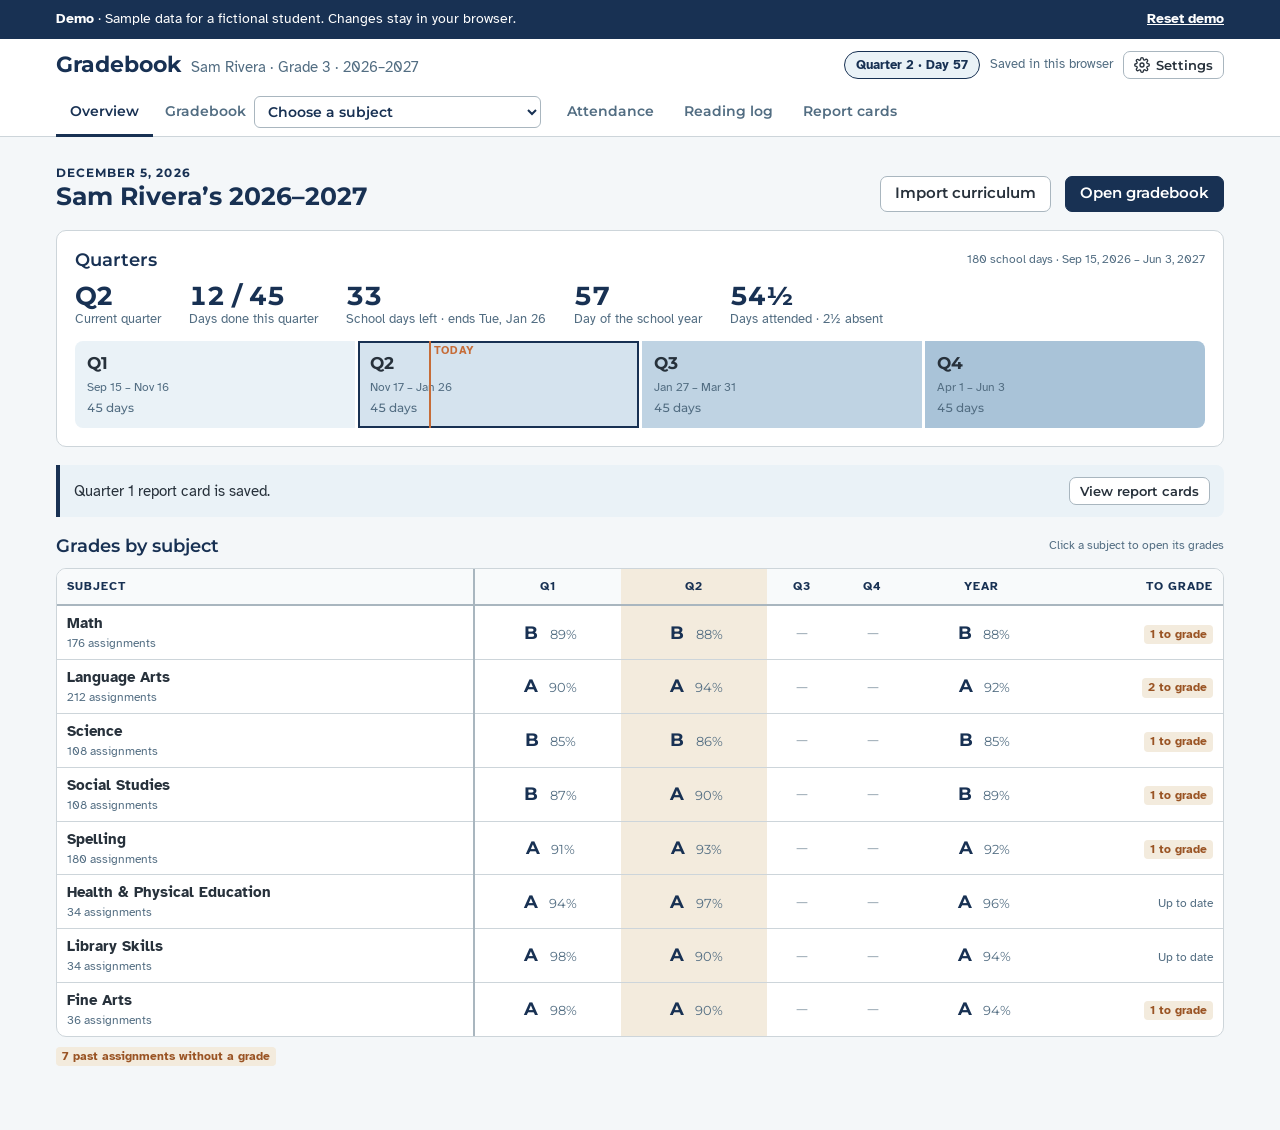
<file: demo/homeschool-gradebook.html>
<!DOCTYPE html>
<html lang="en">
<head>
<meta charset="utf-8">
<meta name="viewport" content="width=device-width, initial-scale=1, viewport-fit=cover">
<title>Homeschool Gradebook Demo</title>
<meta name="description" content="Interactive demo of a homeschool gradebook with sample data for a fictional student.">
<link rel="preconnect" href="https://fonts.googleapis.com">
<link rel="preconnect" href="https://fonts.gstatic.com" crossorigin>
<link rel="stylesheet" href="https://fonts.googleapis.com/css2?family=Atkinson+Hyperlegible:ital,wght@0,400;0,700;1,400&family=Montserrat:wght@500;600;700&display=swap">
<style>
/* Layout: sticky header + tab rail; white workbook surfaces, navy labels, slim subject-color rule only on single-subject views (Grade 3 Workbook Design Guide) */
:root{
  --paper:#F4F7F9; --surface:#FFFFFF; --surface-2:#F8FAFB; --ink:#27313B; --muted:#526D82;
  --rule:#CDD5DA; --rule-strong:#A9B6BF;
  --navy:#183153; --navy-hover:#2E6593; --on-navy:#FFFFFF; --pale-blue:#EAF2F7; --explorer:#2E6593;
  --rust:#C66C38; --rust-soft:#F6E4D8;
  --sand-edge:#D8C4A2; --sand:#F3EBDD;
  --good:#34745D; --warn:#9A5424; --bad:#A4471B;
  --q1:#EAF2F7; --q2:#D5E3EE; --q3:#BFD3E3; --q4:#A9C3D8;
  --s-math:#2E6593; --s-la:#367F85; --s-spell:#183153; --s-sci:#34745D; --s-ss:#C66C38; --s-lib:#526D82; --s-health:#697C52; --s-arts:#27313B;
  --shadow:0 1px 2px rgba(24,49,83,.06),0 6px 20px rgba(24,49,83,.07);
  --f-display:"Montserrat","Arial Black",Arial,sans-serif;
  --f-body:"Atkinson Hyperlegible",Arial,system-ui,sans-serif;
  --f-num:"Montserrat",Arial,sans-serif;
  color-scheme:light;
}
@media (prefers-color-scheme: dark){
  :root:not([data-theme="light"]){
    --paper:#0F1722; --surface:#16202C; --surface-2:#1B2633; --ink:#E3E9EE; --muted:#9FB1C1;
    --rule:#2A3746; --rule-strong:#3D4E61;
    --navy:#8FB6DE; --navy-hover:#AFCBE8; --on-navy:#0F1722; --pale-blue:#1C2D40; --explorer:#7FAEDC;
    --rust:#E39566; --rust-soft:#3A2619;
    --sand-edge:#7A6444; --sand:#33291C;
    --good:#7FC3A6; --warn:#E3A56E; --bad:#F08A5D;
    --q1:#1C2D40; --q2:#22374D; --q3:#29425B; --q4:#304D69;
    --s-math:#7FAEDC; --s-la:#6FC1C6; --s-spell:#A9BCD6; --s-sci:#7FC3A6; --s-ss:#E39566; --s-lib:#A3B7C8; --s-health:#AFC28F; --s-arts:#C9D2DA;
    --shadow:0 1px 2px rgba(0,0,0,.3),0 6px 20px rgba(0,0,0,.25);
    color-scheme:dark;
  }
}
:root[data-theme="dark"]{
  --paper:#0F1722; --surface:#16202C; --surface-2:#1B2633; --ink:#E3E9EE; --muted:#9FB1C1;
  --rule:#2A3746; --rule-strong:#3D4E61;
  --navy:#8FB6DE; --navy-hover:#AFCBE8; --on-navy:#0F1722; --pale-blue:#1C2D40; --explorer:#7FAEDC;
  --rust:#E39566; --rust-soft:#3A2619;
  --sand-edge:#7A6444; --sand:#33291C;
  --good:#7FC3A6; --warn:#E3A56E; --bad:#F08A5D;
  --q1:#1C2D40; --q2:#22374D; --q3:#29425B; --q4:#304D69;
  --s-math:#7FAEDC; --s-la:#6FC1C6; --s-spell:#A9BCD6; --s-sci:#7FC3A6; --s-ss:#E39566; --s-lib:#A3B7C8; --s-health:#AFC28F; --s-arts:#C9D2DA;
  --shadow:0 1px 2px rgba(0,0,0,.3),0 6px 20px rgba(0,0,0,.25);
  color-scheme:dark;
}
*{box-sizing:border-box}
html,body{margin:0}
body{background:var(--paper);color:var(--ink);font-family:var(--f-body);font-size:15px;line-height:1.5;-webkit-font-smoothing:antialiased}
.wrap{max-width:1200px;margin:0 auto;padding-left:max(16px,env(safe-area-inset-left,0px));padding-right:max(16px,env(safe-area-inset-right,0px))}
h1,h2,h3{font-family:var(--f-display);font-weight:700;color:var(--navy);line-height:1.2;margin:0;text-wrap:balance}
h2{font-size:1.55rem}
h3{font-size:1.1rem;font-weight:600}
p{margin:0}
.muted{color:var(--muted)}
.num{font-family:var(--f-num);font-variant-numeric:tabular-nums;font-weight:500}
.eyebrow{font-size:.72rem;text-transform:uppercase;letter-spacing:.09em;color:var(--navy);font-weight:700;font-family:var(--f-display)}
a{color:var(--explorer)}

/* Header */
body::before{content:"";position:fixed;inset:0 0 auto;height:env(safe-area-inset-top,0px);z-index:30;background:var(--surface)}
.top{position:sticky;top:env(safe-area-inset-top,0px);z-index:20;background:var(--surface);border-bottom:1px solid var(--rule)}
.top-row{display:flex;align-items:center;gap:16px;padding-block:12px;flex-wrap:wrap}
.brand{display:flex;align-items:baseline;gap:10px;min-width:0}
.brand h1{font-size:1.35rem}
.brand .who{color:var(--muted);font-size:.92rem;white-space:nowrap;overflow:hidden;text-overflow:ellipsis}
.top-right{margin-left:auto;display:flex;align-items:center;gap:10px}
.qchip{display:inline-flex;align-items:center;gap:6px;background:var(--pale-blue);color:var(--navy);border:1px solid var(--navy);border-radius:999px;padding:3px 11px;font-size:.84rem;font-weight:700;white-space:nowrap}
.saved{font-size:.8rem;color:var(--muted);white-space:nowrap}
.tabs{display:flex;gap:2px;overflow-x:auto;scrollbar-width:none;margin-bottom:-1px}
.tabs::-webkit-scrollbar{display:none}
.tab{appearance:none;background:none;border:0;border-bottom:3px solid transparent;color:var(--muted);font:inherit;font-weight:700;padding:9px 14px 10px;cursor:pointer;white-space:nowrap}
.tab:hover{color:var(--ink)}
.tab[aria-selected="true"]{color:var(--navy);border-bottom-color:var(--navy)}
.tab{font-family:var(--f-display);font-weight:600;font-size:.9rem}
.tab-select{display:inline-flex;align-items:center;gap:8px;padding:5px 10px 6px;border-bottom:3px solid transparent;white-space:nowrap}
.tab-select label{font-family:var(--f-display);font-weight:600;font-size:.9rem;color:var(--muted)}
.tab-select select{font-family:var(--f-display);font-weight:600;font-size:.9rem;color:var(--navy);background:var(--surface);border:1px solid var(--rule-strong);padding:5px 28px 5px 9px}
.tab-select.active{border-bottom-color:var(--navy)}
.tab-select.active label{color:var(--navy)}
#settings-btn{gap:6px}
#settings-btn[aria-pressed="true"]{background:var(--navy);border-color:var(--navy);color:var(--on-navy)}
.seg{display:flex;gap:4px;overflow-x:auto;border-bottom:1px solid var(--rule);margin-bottom:20px;scrollbar-width:thin}
.seg button{appearance:none;background:none;border:0;border-bottom:3px solid transparent;font-family:var(--f-display);font-weight:600;font-size:.9rem;color:var(--muted);padding:8px 12px 9px;cursor:pointer;white-space:nowrap}
.seg button:hover{color:var(--ink)}
.seg button[aria-pressed="true"]{color:var(--navy);border-bottom-color:var(--subj,var(--navy))}
.seg button:focus-visible{outline:2px solid var(--explorer);outline-offset:-2px}
.ledger.compact th,.ledger.compact td{padding:6px 7px}
.ledger.compact th{letter-spacing:.04em;font-size:.68rem}
.att-layout{display:grid;grid-template-columns:minmax(0,1fr) minmax(0,360px);gap:18px;align-items:start}
@media (max-width:960px){.att-layout{grid-template-columns:minmax(0,1fr)}}
.att-months .mgrid{font-size:.8rem}
.mgrid button.ad{appearance:none;border:0;font:inherit;font-family:var(--f-num);cursor:pointer;padding:6px 0;border-radius:5px;color:var(--ink)}
.mgrid .ad.p{background:var(--pale-blue)}
.mgrid .ad.fut{background:var(--surface-2);box-shadow:inset 0 0 0 1px var(--rule)}
.mgrid .ad.hf{background:var(--sand);box-shadow:inset 0 0 0 1px var(--sand-edge);font-weight:700}
.mgrid .ad.a{background:var(--rust-soft);color:var(--bad);box-shadow:inset 0 0 0 1px var(--rust);font-weight:700}
.mgrid .ad:hover{box-shadow:inset 0 0 0 2px var(--explorer)}
.mgrid .ad.sel{box-shadow:inset 0 0 0 2px var(--navy);font-weight:700}
.mgrid .ad:focus-visible{outline:2px solid var(--explorer);outline-offset:1px}
.att-pill[aria-pressed="true"]{background:var(--navy);border-color:var(--navy);color:var(--on-navy)}
.signin{max-width:440px;margin:48px auto;background:var(--surface);border:1px solid var(--rule);border-radius:12px;padding:28px}
.signin h2{margin:4px 0 10px}
body.locked .tabs,body.locked #settings-btn,body.locked #hdr-q{display:none}
.saved.sync-saving,.saved.sync-loading{color:var(--explorer)}
.saved.sync-offline,.saved.sync-error{color:var(--warn);font-weight:700}
.archive-bar{margin-bottom:18px}
.demo-bar{background:var(--navy);color:var(--on-navy);font-size:.86rem}
.demo-bar .wrap{display:flex;gap:12px;align-items:center;justify-content:space-between;flex-wrap:wrap;padding-block:7px}
.linkbtn{appearance:none;background:none;border:0;color:inherit;font:inherit;font-weight:700;text-decoration:underline;cursor:pointer;padding:2px 0}
.linkbtn:focus-visible{outline:2px solid var(--explorer);outline-offset:2px}
.book-head{display:flex;flex-wrap:wrap;align-items:center;gap:12px 18px;padding-top:14px;margin-bottom:18px}
.book-head .grow{flex:1 1 260px;min-width:0}
.book-nav{display:flex;align-items:center;gap:6px}
.book-nav select{font-family:var(--f-display);font-weight:600;color:var(--navy)}

main{padding-block:24px 64px}
.view-head{display:flex;flex-wrap:wrap;align-items:flex-end;gap:12px 20px;margin-bottom:18px}
.view-head .grow{flex:1 1 300px;min-width:0}
.view-head p{margin-top:4px;max-width:68ch}
.stack{display:flex;flex-direction:column;gap:18px}
.grid2{display:grid;grid-template-columns:repeat(auto-fit,minmax(min(100%,340px),1fr));gap:18px;align-items:start}
.panel{background:var(--surface);border:1px solid var(--rule);border-radius:10px;padding:18px;min-width:0}
.panel > h3{margin-bottom:12px}
.panel-head{display:flex;align-items:center;justify-content:space-between;gap:12px;margin-bottom:12px;flex-wrap:wrap}

/* Controls */
.btn{appearance:none;font:inherit;font-family:var(--f-display);font-weight:600;font-size:.92rem;border-radius:7px;padding:8px 14px;border:1px solid var(--rule-strong);background:var(--surface);color:var(--ink);cursor:pointer;display:inline-flex;align-items:center;gap:6px;white-space:nowrap;line-height:1.2}
.btn:hover{border-color:var(--navy);color:var(--navy)}
.btn.primary{background:var(--navy);border-color:var(--navy);color:var(--on-navy)}
.btn.primary:hover{background:var(--navy-hover);border-color:var(--navy-hover);color:var(--on-navy)}
.btn.danger{color:var(--bad);border-color:var(--bad)}
.btn.danger.armed{background:var(--bad);color:var(--surface)}
.btn.small{padding:5px 10px;font-size:.84rem}
.btn:disabled{opacity:.5;cursor:not-allowed}
.btn:focus-visible,.tab:focus-visible,input:focus-visible,select:focus-visible,textarea:focus-visible,.pill:focus-visible,.icon-btn:focus-visible{outline:2px solid var(--explorer);outline-offset:2px}
.icon-btn{appearance:none;border:0;background:none;color:var(--muted);cursor:pointer;font-size:1.05rem;padding:4px 7px;border-radius:5px;line-height:1}
.icon-btn:hover{color:var(--bad);background:var(--rust-soft)}
.icon-btn.armed{color:var(--surface);background:var(--bad)}
label.f{display:flex;flex-direction:column;gap:4px;font-size:.84rem;font-weight:700;color:var(--muted);min-width:0}
input,select,textarea{font:inherit;color:var(--ink);background:var(--surface-2);border:1px solid var(--rule-strong);border-radius:6px;padding:7px 9px;min-width:0;max-width:100%}
textarea{resize:vertical;min-height:64px;width:100%}
input[type="checkbox"]{width:17px;height:17px;accent-color:var(--navy);padding:0}
.row{display:flex;flex-wrap:wrap;gap:10px 14px;align-items:flex-end}
.row > .f{flex:1 1 150px}
.check{display:flex;align-items:center;gap:8px;font-size:.92rem;cursor:pointer}
.pills{display:flex;gap:6px;flex-wrap:wrap}
.pill{appearance:none;font:inherit;font-size:.86rem;font-weight:700;border:1px solid var(--rule-strong);background:var(--surface);color:var(--ink);border-radius:999px;padding:5px 12px;cursor:pointer;display:inline-flex;gap:7px;align-items:center}
.pill .g{font-family:var(--f-num);font-size:.8rem;color:var(--muted)}
.pill[aria-pressed="true"]{background:var(--surface);border:2px solid var(--subj,var(--navy));color:var(--ink);padding:4px 11px}
.pill[aria-pressed="true"]::before{content:"";width:8px;height:8px;border-radius:50%;background:var(--subj,var(--navy))}
.pill[aria-pressed="true"] .g{color:var(--navy)}
.subj-rule{border-top:4px solid var(--subj,var(--navy))}

/* Ledger tables */
.table-wrap{overflow-x:auto;border:1px solid var(--rule);border-radius:10px;background:var(--surface)}
table.ledger{border-collapse:collapse;width:100%;font-size:.92rem}
.ledger th{font-size:.72rem;text-transform:uppercase;letter-spacing:.08em;color:var(--navy);text-align:left;font-weight:700;padding:9px 10px;border-bottom:2px solid var(--rule-strong);background:var(--surface-2);white-space:nowrap}
.ledger td{padding:6px 10px;border-bottom:1px solid var(--rule);vertical-align:middle}
.ledger tr:last-child td{border-bottom:0}
.ledger .margin{border-right:2px solid var(--rule-strong)}
.ledger th.margin{border-right:2px solid var(--rule-strong)}
.ledger td.c,.ledger th.c{text-align:center}
.ledger td.r,.ledger th.r{text-align:right}
.ledger tbody tr:hover td{background:var(--surface-2)}
.ledger input,.ledger select{padding:5px 7px;font-size:.9rem;background:transparent;border-color:transparent}
.ledger input:hover,.ledger select:hover{border-color:var(--rule-strong)}
.ledger input:focus,.ledger select:focus{background:var(--surface-2);border-color:var(--navy)}
.ledger input.t{width:100%;min-width:200px}
.ledger input.score{width:70px;text-align:right;font-family:var(--f-num)}
.ledger input.poss{width:58px;text-align:right;font-family:var(--f-num);color:var(--muted)}
.ledger input.d{width:140px}
.ledger input.n{width:100%;min-width:140px}
.ledger tr.due td:first-child{box-shadow:inset 3px 0 0 var(--rust)}
.ledger tr.excused td{color:var(--muted)}
.ledger tr.excused input.t{text-decoration:line-through}
.subjlink{appearance:none;background:none;border:0;font:inherit;font-weight:700;color:var(--ink);cursor:pointer;padding:0;text-align:left}
.subjlink:hover{color:var(--navy);text-decoration:underline}
.mark{display:inline-flex;align-items:baseline;gap:6px}
.mark .L{font-family:var(--f-display);font-weight:700;font-size:1.1rem;color:var(--navy);min-width:1.4em;display:inline-block}
.mark .P{font-family:var(--f-num);font-size:.82rem;color:var(--muted)}
.dash{color:var(--rule-strong)}
td.curq,th.curq{background:var(--sand)}
.tag{display:inline-block;font-size:.72rem;font-weight:700;border-radius:4px;padding:1px 6px;background:var(--pale-blue);color:var(--navy);white-space:nowrap}
.tag.warn{background:var(--sand);color:var(--warn)}
.tag.bad{background:var(--rust-soft);color:var(--bad)}
.sub{font-size:.78rem;color:var(--muted)}

/* Quarter strip */
.qstrip{display:flex;gap:3px;border-radius:8px;overflow:hidden;position:relative;margin-top:6px}
.qseg{padding:10px 12px;min-width:0;display:flex;flex-direction:column;gap:2px}
.qseg b{font-family:var(--f-display);font-weight:700;font-size:1.05rem}
.qseg span{font-size:.78rem;color:var(--muted);white-space:nowrap;overflow:hidden;text-overflow:ellipsis}
.qseg.q1{background:var(--q1)}.qseg.q2{background:var(--q2)}.qseg.q3{background:var(--q3)}.qseg.q4{background:var(--q4)}
.qseg.now{outline:2px solid var(--navy);outline-offset:-2px}
.today-line{position:absolute;top:0;bottom:0;width:2px;background:var(--rust)}
.today-line::after{content:"Today";position:absolute;top:2px;left:5px;font-size:.66rem;font-weight:700;color:var(--rust);text-transform:uppercase;letter-spacing:.06em}

.stats{display:flex;flex-wrap:wrap;gap:10px 28px}
.stat .v{font-family:var(--f-display);font-weight:700;color:var(--navy);font-size:1.6rem;line-height:1.1}
.stat .k{font-size:.8rem;color:var(--muted)}
.callout{border-left:4px solid var(--sand-edge);background:var(--sand);padding:12px 14px;border-radius:0 8px 8px 0;display:flex;gap:12px;align-items:center;flex-wrap:wrap;justify-content:space-between}
.callout.info{border-left-color:var(--navy);background:var(--pale-blue)}
.callout.err{border-left-color:var(--bad);background:var(--rust-soft)}
.empty{padding:28px 18px;text-align:center;color:var(--muted)}
.empty h3{color:var(--ink);margin-bottom:6px}
.empty .row{justify-content:center;margin-top:14px}

/* Calendar months */
.months{display:grid;grid-template-columns:repeat(auto-fill,minmax(200px,1fr));gap:16px}
.month h4{margin:0 0 6px;font-family:var(--f-display);font-weight:600;color:var(--navy);font-size:1rem}
.mgrid{display:grid;grid-template-columns:repeat(7,1fr);gap:2px;font-size:.74rem;text-align:center}
.mgrid .h{color:var(--muted);font-weight:700;padding:2px 0}
.mgrid .c{padding:4px 0;border-radius:4px;font-family:var(--f-num)}
.mgrid .we{color:var(--muted);opacity:.55}
.mgrid .out{opacity:.25}
.mgrid .off{background:repeating-linear-gradient(135deg,var(--rust-soft),var(--rust-soft) 3px,transparent 3px,transparent 6px);color:var(--bad);font-weight:600}
.mgrid .s1{background:var(--q1)}.mgrid .s2{background:var(--q2)}.mgrid .s3{background:var(--q3)}.mgrid .s4{background:var(--q4)}
.mgrid .td{outline:2px solid var(--rust);outline-offset:-1px}
.legend{display:flex;flex-wrap:wrap;gap:8px 16px;font-size:.82rem;color:var(--muted)}
.legend i{display:inline-block;width:12px;height:12px;border-radius:3px;vertical-align:-1px;margin-right:5px}
.hol-list{display:grid;grid-template-columns:repeat(auto-fill,minmax(min(100%,290px),1fr));gap:4px 18px}
.hol{display:flex;gap:9px;align-items:flex-start;padding:6px 0;border-bottom:1px dashed var(--rule);cursor:pointer}
.hol input{margin-top:2px;flex:none}
.hol .when{font-size:.78rem;color:var(--muted)}
.list-rows{display:flex;flex-direction:column;gap:8px}
.list-row{display:flex;gap:10px;align-items:flex-end;flex-wrap:wrap}
.list-row .f{flex:1 1 140px}

/* Import */
.drop{border:2px dashed var(--rule-strong);border-radius:10px;padding:26px;text-align:center;background:var(--surface-2);cursor:pointer}
.drop.over{border-color:var(--navy);background:var(--pale-blue)}
.drop strong{font-family:var(--f-display);font-weight:600;color:var(--navy);font-size:1.15rem;display:block;margin-bottom:4px}
.counts{display:flex;flex-wrap:wrap;gap:6px}

/* Weights */
.weights{display:grid;grid-template-columns:repeat(auto-fit,minmax(150px,1fr));gap:12px}
.wbox{border:1px solid var(--rule);border-radius:8px;padding:12px;background:var(--surface-2)}
.wbox input{width:80px;font-family:var(--f-num);font-size:1.1rem}
.wbar{display:flex;height:10px;border-radius:5px;overflow:hidden;margin-top:12px;background:var(--rule)}
.wbar i{display:block;height:100%}
.w-daily{background:#183153}.w-test{background:#2E6593}.w-journal{background:#526D82}.w-project{background:#A9C3D8}

/* Report card builder */
.rc-layout{display:grid;grid-template-columns:minmax(0,360px) minmax(0,1fr);gap:20px;align-items:start}
@media (max-width:900px){.rc-layout{grid-template-columns:minmax(0,1fr)}}
.paper-wrap{overflow-x:auto;background:var(--surface-2);border:1px solid var(--rule);border-radius:10px;padding:18px}
.paper{background:#fff;color:#27313B;box-shadow:var(--shadow);width:7.5in;margin:0 auto}
.saved-list{display:flex;flex-direction:column}
.saved-item{display:flex;align-items:center;gap:10px;flex-wrap:wrap;padding:10px 0;border-bottom:1px solid var(--rule)}
.saved-item:last-child{border-bottom:0}
.saved-item .grow{flex:1 1 200px;min-width:0}

#toast{position:fixed;left:50%;bottom:calc(20px + env(safe-area-inset-bottom,0px));transform:translateX(-50%) translateY(20px);background:var(--ink);color:var(--paper);padding:9px 16px;border-radius:8px;font-weight:700;font-size:.9rem;opacity:0;pointer-events:none;transition:opacity .2s,transform .2s;z-index:50;max-width:calc(100% - 32px)}
#toast.show{opacity:1;transform:translateX(-50%) translateY(0)}
@media (prefers-reduced-motion:reduce){#toast{transition:none}}
#print-area{display:none}
.hide-sm{}
@media (max-width:640px){.hide-sm{display:none}.brand .who{display:none}h2{font-size:1.35rem}}

@media print{
  body{background:#fff}
  body.printing > *:not(#print-area){display:none !important}
  body.printing #print-area{display:block}
  body.printing::before{display:none}
  @page{size:letter;margin:0.5in}
  body.printing #print-area .rc{width:7.5in}
  html,body{background:#fff !important}
}
</style>
<style id="rc-style">
/* Report card: printed document, fixed white paper look per the workbook guide (navy labels, charcoal ink, #CDD5DA rules) */
.rc{box-sizing:border-box;font-family:"Atkinson Hyperlegible",Arial,sans-serif;color:#27313B;width:7.5in;min-height:9.9in;padding:.38in .42in .32in;border:2px solid #183153;font-size:10pt;line-height:1.4;background:#fff;display:flex;flex-direction:column}
.rc *{box-sizing:border-box}
.rc-head{text-align:center;border-bottom:3px solid #183153;padding-bottom:9px;margin-bottom:12px}
.rc-school{font-family:"Montserrat",Arial,sans-serif;font-weight:700;font-size:18pt;color:#183153;line-height:1.2}
.rc-title{font-family:"Montserrat",Arial,sans-serif;font-size:11px;letter-spacing:.22em;text-transform:uppercase;font-weight:700;color:#555;margin-top:2px}
.rc-meta{display:grid;grid-template-columns:repeat(2,1fr);gap:2px 24px;margin-bottom:12px}
.rc-meta div{display:flex;gap:8px;border-bottom:1px dotted #bbb;padding:3px 0}
.rc-meta b{font-size:10px;letter-spacing:.1em;text-transform:uppercase;color:#666;min-width:84px;padding-top:2px}
.rc table{border-collapse:collapse;width:100%}
.rc-grades th{font-size:10px;letter-spacing:.1em;text-transform:uppercase;color:#444;background:#EAF2F7;border:1px solid #CDD5DA;padding:6px 8px;text-align:center}
.rc-grades th:first-child{text-align:left}
.rc-grades td{border:1px solid #CDD5DA;padding:5px 8px;text-align:center;white-space:nowrap}
.rc-grades td:first-child{white-space:normal}
.rc-grades td:first-child{text-align:left;font-weight:700;border-right:2px solid #183153}
.rc-grades .cur{background:#F3EBDD}
.rc-grades .L{font-family:"Montserrat",Arial,sans-serif;font-weight:700;font-size:12.5pt;color:#183153}
.rc-grades .P{display:inline;margin-left:5px;font-size:8pt;line-height:1.1;color:#666;font-family:"Montserrat",Arial,sans-serif}
.rc-grades .na{color:#bbb}
.rc-sec{margin-top:12px;break-inside:avoid}
.rc-sec h4{margin:0 0 6px;font-size:10px;letter-spacing:.14em;text-transform:uppercase;color:#183153}
.rc-att td,.rc-att th{border:1px solid #CDD5DA;padding:3px 8px;text-align:center;font-size:9.5pt}
.rc-att th{background:#EAF2F7;font-size:10px;letter-spacing:.08em;text-transform:uppercase;color:#444}
.rc-att td:first-child,.rc-att th:first-child{text-align:left}
.rc-comment{padding:4px 0;border-bottom:1px dotted #ccc;break-inside:avoid}
.rc-comment b{color:#183153}
.rc-scale{display:flex;flex-wrap:wrap;gap:4px 14px;font-size:11px;color:#444}
.rc-sign{display:grid;grid-template-columns:1fr 1fr;gap:28px;margin-top:auto;padding-top:28px;break-inside:avoid}
.rc-sign div{border-top:1px solid #333;padding-top:4px;font-size:10px;letter-spacing:.1em;text-transform:uppercase;color:#555}
.rc-foot{margin-top:10px;font-size:7.5pt;color:#888;text-align:right}
.rc table tr{break-inside:avoid}
.att-rec .rc-att{margin-bottom:4px}
.rc-log td:nth-child(2){text-align:left}
.rc-log th:nth-child(2){text-align:left}
.rc-log td{font-size:9pt;padding:2px 8px}
.att-rec .rc-sign{padding-top:26px}
.att-grid{display:grid;grid-template-columns:repeat(3,1fr);gap:6px 16px}
.att-notes{columns:2;column-gap:20px}
.att-notes .rc-comment{font-size:9pt}
.att-m{break-inside:avoid}
.att-mh{font-family:"Montserrat",Arial,sans-serif;font-weight:700;font-size:11px;color:#183153;margin-bottom:3px}
.att-mh em{font-style:normal;font-weight:500;color:#666;font-size:10px}
.att-cal{display:grid;grid-template-columns:repeat(7,1fr);gap:1px;font-size:9px;text-align:center}
.att-cal span{border:1px solid #CDD5DA;min-height:14px;padding:0;line-height:1.05;color:#183153;font-weight:700}
.att-cal span:empty{border:0}
.att-cal span i{display:block;font-style:normal;font-weight:400;color:#888;font-size:8px}
.att-cal span.nd{background:#f4f6f8;color:#999;font-weight:400}
.att-cal span.x{background:#F3EBDD;color:#A4471B}
</style>
</head>
<body>
<div class="demo-bar"><div class="wrap"><span><b>Demo</b> · Sample data for a fictional student. Changes stay in your browser.</span><button class="linkbtn" data-action="demo-reset">Reset demo</button></div></div>
<header class="top">
  <div class="wrap">
    <div class="top-row">
      <div class="brand"><h1>Gradebook</h1><span class="who" id="hdr-who"></span></div>
      <div class="top-right"><span class="qchip" id="hdr-q"></span><span class="saved hide-sm" id="hdr-saved"></span><button class="btn small" id="settings-btn" data-action="goto" data-to="settings" aria-pressed="false"><svg width="16" height="16" viewBox="0 0 24 24" fill="none" stroke="currentColor" stroke-width="2" stroke-linecap="round" stroke-linejoin="round" aria-hidden="true"><circle cx="12" cy="12" r="3"/><path d="M19.4 15a1.7 1.7 0 0 0 .3 1.8l.1.1a2 2 0 1 1-2.8 2.8l-.1-.1a1.7 1.7 0 0 0-1.8-.3 1.7 1.7 0 0 0-1 1.5V21a2 2 0 1 1-4 0v-.1a1.7 1.7 0 0 0-1.1-1.5 1.7 1.7 0 0 0-1.8.3l-.1.1a2 2 0 1 1-2.8-2.8l.1-.1a1.7 1.7 0 0 0 .3-1.8 1.7 1.7 0 0 0-1.5-1H3a2 2 0 1 1 0-4h.1a1.7 1.7 0 0 0 1.5-1.1 1.7 1.7 0 0 0-.3-1.8l-.1-.1a2 2 0 1 1 2.8-2.8l.1.1a1.7 1.7 0 0 0 1.8.3H9a1.7 1.7 0 0 0 1-1.5V3a2 2 0 1 1 4 0v.1a1.7 1.7 0 0 0 1 1.5 1.7 1.7 0 0 0 1.8-.3l.1-.1a2 2 0 1 1 2.8 2.8l-.1.1a1.7 1.7 0 0 0-.3 1.8V9a1.7 1.7 0 0 0 1.5 1H21a2 2 0 1 1 0 4h-.1a1.7 1.7 0 0 0-1.5 1z"/></svg>Settings</button></div>
    </div>
    <nav class="tabs" aria-label="Sections">
      <button class="tab" data-tab="overview">Overview</button>
      <div class="tab-select" id="nav-subject-wrap"><label for="nav-subject">Gradebook</label><select id="nav-subject"></select></div>
      <button class="tab" data-tab="attendance">Attendance</button>
      <button class="tab" data-tab="reading">Reading log</button>
      <button class="tab" data-tab="reports">Report cards</button>
    </nav>
  </div>
</header>
<main class="wrap" id="view"></main>
<div id="print-area"></div>
<div id="toast" role="status" aria-live="polite"></div>
<input type="file" id="file-backup" accept=".json,application/json" hidden>
<script id="embedded-data" type="application/json">null</script>
<script>
(function(){
'use strict';
/* =====================================================================
   CLOUD SETUP — paste your two Supabase values here (see README.md).
   Leave both blank to keep saving in this browser only.
   The anon / publishable key is meant to be public; the database's
   row-level security rules are what keep the gradebook private.
   ===================================================================== */
var CLOUD_CONFIG={
  url:'',      // demo: no cloud, saves in the visitor's browser only
  anonKey:'',
  gradebookId:'homeschool'   // must match the id in supabase-setup.sql
};
var PRISTINE = '<!DOCTYPE html>\n' + document.documentElement.outerHTML;

/*CAL-START*/
function pad(n){return (n<10?'0':'')+n;}
function iso(d){return d.getUTCFullYear()+'-'+pad(d.getUTCMonth()+1)+'-'+pad(d.getUTCDate());}
function parseISO(s){ if(!s||!/^\d{4}-\d{2}-\d{2}$/.test(s)) return null; var p=s.split('-'); return new Date(Date.UTC(+p[0],+p[1]-1,+p[2])); }
function mk(y,m,d){return new Date(Date.UTC(y,m-1,d));}
function addDays(d,n){return new Date(d.getTime()+n*86400000);}
function nthWeekday(y,m,wd,n){ var d=mk(y,m,1); var off=(wd-d.getUTCDay()+7)%7; return addDays(d,off+(n-1)*7); }
function lastWeekday(y,m,wd){ var d=mk(y,m+1,0); var off=(d.getUTCDay()-wd+7)%7; return addDays(d,-off); }
function easter(y){ var a=y%19,b=Math.floor(y/100),c=y%100,d=Math.floor(b/4),e=b%4,f=Math.floor((b+8)/25),g=Math.floor((b-f+1)/3),h=(19*a+b-d-g+15)%30,i=Math.floor(c/4),k=c%4,l=(32+2*e+2*i-h-k)%7,m=Math.floor((a+11*h+22*l)/451),mo=Math.floor((h+l-7*m+114)/31),da=((h+l-7*m+114)%31)+1; return mk(y,mo,da); }
var HOLIDAYS=[
  {id:'labor',label:'Labor Day',group:'Federal',fn:function(y){return nthWeekday(y,9,1,1);}},
  {id:'columbus',label:"Indigenous Peoples' / Columbus Day",group:'Federal',fn:function(y){return nthWeekday(y,10,1,2);}},
  {id:'veterans',label:'Veterans Day',group:'Federal',fn:function(y){return mk(y,11,11);}},
  {id:'thanksgiving',label:'Thanksgiving Day',group:'Federal',fn:function(y){return nthWeekday(y,11,4,4);}},
  {id:'christmas',label:'Christmas Day',group:'Federal',fn:function(y){return mk(y,12,25);}},
  {id:'newYears',label:"New Year's Day",group:'Federal',fn:function(y){return mk(y,1,1);}},
  {id:'mlk',label:'Martin Luther King Jr. Day',group:'Federal',fn:function(y){return nthWeekday(y,1,1,3);}},
  {id:'presidents',label:"Presidents' Day",group:'Federal',fn:function(y){return nthWeekday(y,2,1,3);}},
  {id:'memorial',label:'Memorial Day',group:'Federal',fn:function(y){return lastWeekday(y,5,1);}},
  {id:'juneteenth',label:'Juneteenth',group:'Federal',fn:function(y){return mk(y,6,19);}},
  {id:'independence',label:'Independence Day',group:'Federal',fn:function(y){return mk(y,7,4);}},
  {id:'dayAfterThanksgiving',label:'Day after Thanksgiving',group:'Other common days off',fn:function(y){return addDays(nthWeekday(y,11,4,4),1);}},
  {id:'christmasEve',label:'Christmas Eve',group:'Other common days off',fn:function(y){return mk(y,12,24);}},
  {id:'newYearsEve',label:"New Year's Eve",group:'Other common days off',fn:function(y){return mk(y,12,31);}},
  {id:'goodFriday',label:'Good Friday',group:'Other common days off',fn:function(y){return addDays(easter(y),-2);}},
  {id:'easterMonday',label:'Easter Monday',group:'Other common days off',fn:function(y){return addDays(easter(y),1);}},
  {id:'patriots',label:"Patriots' Day (Maine & Massachusetts)",group:'Other common days off',fn:function(y){return nthWeekday(y,4,1,3);}}
];
function holidayDatesInRange(h,s,endISO){
  var out=[], start=parseISO(s.startDate), end=parseISO(endISO); if(!start||!end) return out;
  for(var y=start.getUTCFullYear(); y<=end.getUTCFullYear(); y++){
    var dt=h.fn(y), moved=false;
    if(s.observeWeekend){ var w=dt.getUTCDay(); if(w===6){dt=addDays(dt,-1);moved=true;} else if(w===0){dt=addDays(dt,1);moved=true;} }
    var k=iso(dt); if(k>=s.startDate&&k<=endISO) out.push({date:k,moved:moved,weekend:(dt.getUTCDay()===0||dt.getUTCDay()===6)});
  }
  return out;
}
function computeCalendar(s){
  var out={days:[],off:{},quarters:[],error:'',note:'',end:''};
  var start=parseISO(s.startDate), target=Math.round(+s.schoolDays||0);
  if(!start){out.error='Set the first day of school in Settings → School year.';return out;}
  if(!(target>=4&&target<=400)){out.error='Set the number of school days (between 4 and 400) in Settings → School year.';return out;}
  var limit=iso(addDays(start,3*366));
  var extra={}; (s.extraDays||[]).forEach(function(x){ if(x.date) extra[x.date]=1; });
  var off={};
  HOLIDAYS.forEach(function(h){ if(!s.holidays||!s.holidays[h.id]) return; holidayDatesInRange(h,s,limit).forEach(function(o){ off[o.date]=off[o.date]?off[o.date]+' / '+h.label:h.label; }); });
  (s.breaks||[]).forEach(function(b){ var d=parseISO(b.start), e=parseISO(b.end||b.start); if(!d||!e) return; while(d<=e){ var k=iso(d); if(!off[k]) off[k]=b.label||'Break'; d=addDays(d,1);} });
  for(var d=start; out.days.length<target && iso(d)<=limit; d=addDays(d,1)){
    var k=iso(d), w=d.getUTCDay();
    if(extra[k]){ out.days.push(k); continue; }
    if(w===0||w===6) continue;
    if(off[k]){ out.off[k]=off[k]; continue; }
    out.days.push(k);
  }
  out.end=out.days[out.days.length-1];
  out.weeks=[]; var lastMon=null;
  out.days.forEach(function(k){ var dd=parseISO(k), mon=iso(addDays(dd,-((dd.getUTCDay()+6)%7))); if(mon!==lastMon){ out.weeks.push([]); lastMon=mon; } out.weeks[out.weeks.length-1].push(k); });
  var N=out.days.length;
  if(N<4){out.error='There are fewer than 4 school days between those dates.';return out;}
  var bounds=null;
  if(s.quarterMode==='custom'){
    var ends=s.customQuarterEnds||[];
    if(ends[0]&&ends[1]&&ends[2]&&ends[0]<ends[1]&&ends[1]<ends[2]){
      var idx=function(e){var i=-1; for(var j=0;j<N;j++){ if(out.days[j]<=e) i=j; } return i;};
      var b=[idx(ends[0]),idx(ends[1]),idx(ends[2]),N-1];
      if(b[0]>=0&&b[0]<b[1]&&b[1]<b[2]&&b[2]<N-1) bounds=b; else out.note='Your custom quarter end dates fall outside the school year, so quarters are split evenly for now.';
    } else out.note='Enter all three quarter end dates in order to use custom quarters. Until then, quarters are split evenly.';
  }
  if(!bounds){ var base=Math.floor(N/4), rem=N%4, acc=0; bounds=[]; for(var q=0;q<4;q++){ acc+=base+(q<rem?1:0); bounds.push(acc-1);} }
  var s0=0;
  for(var q2=0;q2<4;q2++){ var days=out.days.slice(s0,bounds[q2]+1); out.quarters.push({n:q2+1,start:days[0],end:days[days.length-1],days:days}); s0=bounds[q2]+1; }
  return out;
}
/* Weekly-workbook placement: "Week W Day D" lands on the subject's Dth meeting day of school week W.
   A meeting day that isn't a school day moves to the day after, except Friday, which moves to the day before.
   Days already taken that week are skipped; if nothing fits, the nearest remaining school day is used. */
/* Test-last weeks (Spelling): Day 5 is the test on the week's last school day Mon–Fri (Friday, or the day
   before when Friday is off). Days 1–4 fit into the school days before it and never share the test day;
   with fewer than 4 days, the later days double up (3 days: Day 3 and Day 4 share). */
function placeTestLast(weekDays,wday,P){
  P=P||4;
  if(!weekDays||!weekDays.length) return '';
  var wkdays=weekDays.filter(function(k){ var w=parseISO(k).getUTCDay(); return w>=1&&w<=5; });
  if(!wkdays.length) wkdays=weekDays.slice();
  var test=wkdays[wkdays.length-1];
  if(wday>P) return test;
  var prac=weekDays.filter(function(k){ return k<test; }), n=prac.length;
  if(!n) return test;
  if(n>=P) return prac[Math.min(wday,n)-1];
  return prac[n-1-Math.floor((P-wday)*n/P)];
}
function placeWeekDay(weekDays,meet,wday){
  var byWd={}; (weekDays||[]).forEach(function(k){ byWd[parseISO(k).getUTCDay()]=k; });
  if(!weekDays||!weekDays.length) return '';
  var slots=(meet&&meet.length?meet:[1,2,3,4,5]).slice().sort(), used={}, picks=[], n=Math.max(wday,slots.length);
  for(var i=0;i<n;i++){
    var t=slots[i], pick='';
    if(t==null){ // more workbook days than class days: use the next free school day
      for(var x=1;x<=6&&!pick;x++) if(byWd[x]&&!used[x]) pick=x;
    } else {
      var order=t===5?[5,4,3,2,1]:[t]; if(t!==5){ for(var a=t+1;a<=5;a++) order.push(a); for(var b=t-1;b>=1;b--) order.push(b); }
      for(var j=0;j<order.length&&!pick;j++){ var w=order[j]; if(byWd[w]&&!used[w]) pick=w; }
    }
    if(pick){ used[pick]=1; picks.push(byWd[pick]); } else picks.push(weekDays[weekDays.length-1]);
  }
  picks.sort(); // lessons stay in order within the week
  return picks[wday-1];
}
/*CAL-END*/

/* ---------- constants ---------- */
var SUBJECTS=['Math','Language Arts','Science','Social Studies','Spelling','Health & Physical Education','Library Skills','Fine Arts'];
var SUBJECT_ALIASES={
  'Math':['math','maths','mathematics','arithmetic','math loops'],
  'Language Arts':['language arts','phonics & reading','phonics and reading','phonics','reading','ela','english','grammar','writing','handwriting','penmanship','language arts loops','reading loops'],
  'Science':['science','science explorers'],
  'Social Studies':['social studies','history','geography','civics','social studies explorers'],
  'Spelling':['spelling','spelling steps'],
  'Health & Physical Education':['health & physical education','health and physical education','physical education','health/pe','health & pe','health and pe','phys ed','health','pe','p.e.','gym','healthy explorers'],
  'Library Skills':['library skills','library explorers','library','research skills'],
  'Fine Arts':['fine arts','fine art','art & music','art and music','arts','art','music']
};
var ALIAS_LIST=[]; Object.keys(SUBJECT_ALIASES).forEach(function(s){ SUBJECT_ALIASES[s].forEach(function(a){ ALIAS_LIST.push({a:a,s:s}); }); });
ALIAS_LIST.sort(function(x,y){return y.a.length-x.a.length;});
var SUBJECT_VAR={'Math':'--s-math','Language Arts':'--s-la','Spelling':'--s-spell','Science':'--s-sci','Social Studies':'--s-ss','Library Skills':'--s-lib','Health & Physical Education':'--s-health','Fine Arts':'--s-arts'};
function subjStyle(s){return ' style="--subj:var('+(SUBJECT_VAR[s]||'--navy')+')"';}
var TYPES=[{id:'daily',label:'Daily Assignment'},{id:'test',label:'Test'},{id:'journal',label:'Journal Entry'},{id:'project',label:'Project'}];
var TYPE_LABEL={}; TYPES.forEach(function(t){TYPE_LABEL[t.id]=t.label;});
var SCALES={
  standard:{label:'Letter grades (A–F)',rows:[{l:'A',min:90,d:'Excellent'},{l:'B',min:80,d:'Good'},{l:'C',min:70,d:'Satisfactory'},{l:'D',min:60,d:'Needs improvement'},{l:'F',min:0,d:'Not passing'}]},
  plusminus:{label:'Letter grades with + and −',rows:[{l:'A+',min:97,d:''},{l:'A',min:93,d:''},{l:'A−',min:90,d:''},{l:'B+',min:87,d:''},{l:'B',min:83,d:''},{l:'B−',min:80,d:''},{l:'C+',min:77,d:''},{l:'C',min:73,d:''},{l:'C−',min:70,d:''},{l:'D+',min:67,d:''},{l:'D',min:63,d:''},{l:'D−',min:60,d:''},{l:'F',min:0,d:''}]},
  elementary:{label:'Elementary marks (O / S / N / U)',rows:[{l:'O',min:93,d:'Outstanding'},{l:'S',min:80,d:'Satisfactory'},{l:'N',min:70,d:'Needs improvement'},{l:'U',min:0,d:'Unsatisfactory'}]}
};
var STORE_KEY='homeschool-gradebook-demo-v1';

function defaultState(){
  return {
    version:1, updatedAt:0,
    settings:{
      studentName:'', gradeLevel:'', schoolName:'', teacherName:'', schoolYear:'2026–2027',
      startDate:'2026-09-08', schoolDays:184,
      meetDays:{'Science':[1,3,5],'Social Studies':[1,3,5],'Health & Physical Education':[2],'Library Skills':[4]},
      testLast:{'Spelling':true},
      holidays:{thanksgiving:true,dayAfterThanksgiving:true,christmasEve:true,christmas:true,newYears:true},
      observeWeekend:false, breaks:[], extraDays:[],
      quarterMode:'auto', customQuarterEnds:['','',''],
      weights:{daily:40,test:35,journal:10,project:15},
      scaleId:'standard', scale:JSON.parse(JSON.stringify(SCALES.standard.rows)),
      defaultPossible:100
    },
    assignments:[], reportCards:[], rcDrafts:{}, attendance:{}, readingLog:[], pastYears:[]
  };
}

/* ---------- utilities ---------- */
function $(s,r){return (r||document).querySelector(s);}
function $$(s,r){return Array.prototype.slice.call((r||document).querySelectorAll(s));}
function esc(s){return String(s==null?'':s).replace(/[&<>"']/g,function(c){return {'&':'&amp;','<':'&lt;','>':'&gt;','"':'&quot;',"'":'&#39;'}[c];});}
function uid(){return Date.now().toString(36)+Math.random().toString(36).slice(2,8);}
function todayISO(){var d=new Date(); return d.getFullYear()+'-'+pad(d.getMonth()+1)+'-'+pad(d.getDate());}
var MON=['Jan','Feb','Mar','Apr','May','Jun','Jul','Aug','Sep','Oct','Nov','Dec'];
var MONTHS=['January','February','March','April','May','June','July','August','September','October','November','December'];
var WD=['Sun','Mon','Tue','Wed','Thu','Fri','Sat'];
function fmt(isoS,opt){ var d=parseISO(isoS); if(!d) return ''; var s=MON[d.getUTCMonth()]+' '+d.getUTCDate(); if(opt&&opt.wd) s=WD[d.getUTCDay()]+', '+s; if(opt&&opt.y) s+=', '+d.getUTCFullYear(); return s; }
function fmtLong(isoS){ var d=parseISO(isoS); return d?MONTHS[d.getUTCMonth()]+' '+d.getUTCDate()+', '+d.getUTCFullYear():''; }
function toast(msg){ var t=$('#toast'); t.textContent=msg; t.classList.add('show'); clearTimeout(toast._t); toast._t=setTimeout(function(){t.classList.remove('show');},2200); }
function download(name,content,mime){ var blob=new Blob([content],{type:mime||'text/plain'}); var url=URL.createObjectURL(blob); var a=document.createElement('a'); a.href=url; a.download=name; document.body.appendChild(a); a.click(); setTimeout(function(){URL.revokeObjectURL(url); a.remove();},500); }
function slug(s){return String(s||'').toLowerCase().replace(/[^a-z0-9]+/g,'-').replace(/^-|-$/g,'');}
function normSubjectText(t){ return String(t||'').toLowerCase().replace(/[’']/g,'').replace(/\s+/g,' ').trim(); }
function matchSubject(text){
  var t=' '+normSubjectText(text).replace(/[^a-z0-9&/. ]/g,' ').replace(/\s+/g,' ')+' ';
  for(var i=0;i<ALIAS_LIST.length;i++){ var a=ALIAS_LIST[i].a; var re=new RegExp('(^|[^a-z])'+a.replace(/[.*+?^${}()|[\]\\/]/g,'\\$&')+'([^a-z]|$)'); if(re.test(t)) return ALIAS_LIST[i].s; }
  return '';
}
function classifyType(text){
  var t=String(text||'').toLowerCase();
  if(/\b(test|quiz|exam|assessment|check-?up|mastery check|evaluation)\b/.test(t)) return 'test';
  if(/\b(project|experiment|kit|model|presentation|poster|diorama|book report|investigation|science fair)\b/.test(t)) return 'project';
  if(/\b(journal|writing|write|essay|composition|paragraph|story|letter|narrative|report|prompt)\b/.test(t)) return 'journal';
  return 'daily';
}
var ITEM_KW=/\b(lesson|test|quiz|exam|assessment|worksheet|writing|write|journal|essay|project|experiment|assignment|activity|review|practice|page|pages|pp?\.|unit|chapter|week\s*\d|day\s*\d|spelling|reading|workbook|exercise|lab)\b/i;

/* ---------- state ---------- */
var state, storageOK=true;
function loadState(){
  if(cloud.on){ var cached=null; try{ var cr=localStorage.getItem(CLOUD_CACHE); if(cr) cached=JSON.parse(cr); }catch(e){ storageOK=false; } state=normalize(cached||defaultState()); return; }
  var embedded=null, local=null;
  try{ var t=$('#embedded-data').textContent; embedded=JSON.parse(t); }catch(e){}
  try{ var raw=localStorage.getItem(STORE_KEY); if(raw) local=JSON.parse(raw); }catch(e){ storageOK=false; }
  var pick=null;
  if(embedded&&local) pick=(embedded.updatedAt||0)>(local.updatedAt||0)?embedded:local; else pick=local||embedded;
  state=normalize(pick||defaultState());
}
function normalize(s){
  var d=defaultState();
  s=s||{}; s.settings=Object.assign({},d.settings,s.settings||{});
  s.settings.holidays=s.settings.holidays||{}; s.settings.weights=Object.assign({},d.settings.weights,s.settings.weights||{});
  if(!Array.isArray(s.settings.scale)||!s.settings.scale.length) s.settings.scale=d.settings.scale;
  if(!Array.isArray(s.settings.customQuarterEnds)) s.settings.customQuarterEnds=['','',''];
  if(!(+s.settings.schoolDays>0)){ var n=184; if(s.settings.endDate){ var tmp=computeCalendar(Object.assign({},s.settings,{schoolDays:400})); n=tmp.days.filter(function(x){return x<=s.settings.endDate;}).length||184; } s.settings.schoolDays=n; }
  delete s.settings.endDate;
  if(!s.settings.meetDays) s.settings.meetDays={'Science':[1,3,5],'Social Studies':[1,3,5]};
  if(!s.settings.meetDays['Health & Physical Education']) s.settings.meetDays['Health & Physical Education']=[2];
  if(!s.settings.meetDays['Library Skills']) s.settings.meetDays['Library Skills']=[4];
  if(!s.settings.testLast) s.settings.testLast={'Spelling':true};
  s.assignments=Array.isArray(s.assignments)?s.assignments:[];
  s.reportCards=Array.isArray(s.reportCards)?s.reportCards:[];
  s.rcDrafts=s.rcDrafts||{};
  s.attendance=s.attendance&&typeof s.attendance==='object'?s.attendance:{};
  s.pastYears=Array.isArray(s.pastYears)?s.pastYears:[];
  s.readingLog=Array.isArray(s.readingLog)?s.readingLog:[];
  if(!(+s.settings.attendanceGoal>0)) s.settings.attendanceGoal=175;
  return s;
}
var saveTimer=null;
var liveState=null; // set while a past school year is open (read-only)
function save(){
  if(liveState){ cal=null; toast('This is a past school year, so changes here aren’t saved.'); return; }
  state.updatedAt=Date.now();
  clearTimeout(saveTimer);
  saveTimer=setTimeout(function(){
    try{ localStorage.setItem(cloud.on?CLOUD_CACHE:STORE_KEY,JSON.stringify(state)); storageOK=true; }catch(e){ storageOK=false; }
    renderHeader();
  },250);
  cal=null;
  cloudQueue();
}

/* ---------- Cloud (Supabase) ----------
   One shared row per gradebook: {id, data (jsonb), rev, updated_at, updated_by}.
   Saves send rev+1 and only succeed if nobody else saved in between (rev check).
   A copy is cached in this browser so the page opens fast and survives a dropped connection. */
var SUPA_LIB='https://cdn.jsdelivr.net/npm/@supabase/supabase-js@2.50.0/dist/umd/supabase.js';
var cloud={on:!!(CLOUD_CONFIG.url&&CLOUD_CONFIG.anonKey),client:null,user:null,ready:false,rev:0,status:'off',msg:'',timer:null,busy:false,seq:0,sentTo:'',lastBy:'',lastAt:''};
var CLOUD_CACHE=STORE_KEY+'-cloud', CLOUD_PENDING=STORE_KEY+'-cloud-pending';
function cloudSet(st,msg){ cloud.status=st; cloud.msg=msg||''; if(state) renderHeader(); }
function cloudPending(v){ try{ if(v===undefined) return JSON.parse(localStorage.getItem(CLOUD_PENDING)||'null'); if(v) localStorage.setItem(CLOUD_PENDING,JSON.stringify(v)); else localStorage.removeItem(CLOUD_PENDING); }catch(e){ return null; } }
function cloudCache(){ try{ localStorage.setItem(CLOUD_CACHE,JSON.stringify(liveState||state)); }catch(e){} }
function cloudBoot(){
  cloudSet('loading');
  loadScript(SUPA_LIB).then(function(){
    cloud.client=window.supabase.createClient(CLOUD_CONFIG.url,CLOUD_CONFIG.anonKey,{auth:{persistSession:true,autoRefreshToken:true,detectSessionInUrl:true,flowType:'implicit'}});
    cloud.client.auth.onAuthStateChange(function(ev,session){
      setTimeout(function(){
        if(ev==='SIGNED_OUT'){ cloud.user=null; cloud.ready=false; cloud.status='signin'; render(); return; }
        if(session&&session.user&&(!cloud.user||cloud.user.id!==session.user.id)){ cloud.user=session.user; cloudPull(true); }
      },0);
    });
    return cloud.client.auth.getSession();
  }).then(function(r){
    var sess=r&&r.data&&r.data.session;
    if(sess){ if(!cloud.user){ cloud.user=sess.user; cloudPull(true); } }
    else if(!cloud.user){ cloud.status='signin'; render(); }
  }).catch(function(){ cloudSet('error','The sign-in service couldn’t be reached. Check the internet connection, then reload the page.'); render(); });
}
function cloudPull(initial){
  if(!cloud.client) return Promise.resolve();
  if(initial) cloudSet('loading');
  return cloud.client.from('gradebooks').select('data,rev,updated_at,updated_by').eq('id',CLOUD_CONFIG.gradebookId).maybeSingle().then(function(res){
    if(res.error) throw res.error;
    if(!res.data){ cloud.ready=false; cloudSet('denied'); render(); return; }
    var row=res.data, pend=cloudPending();
    cloud.ready=true; cloud.lastBy=row.updated_by||''; cloud.lastAt=row.updated_at||'';
    if(!row.data||!row.data.settings){ cloud.rev=row.rev; cloudSet('saving'); cloudPush(); }          // first sign-in: upload what this page has
    else if(pend&&pend.baseRev===row.rev){ cloud.rev=row.rev; cloudSet('saving'); cloudPush(); }     // this device has unsent changes and nothing newer exists
    else {
      if(pend) toast('Changes made here while offline were replaced by newer changes from another device.');
      cloudPending(null); if(liveState) liveState=normalize(row.data); else state=normalize(row.data); cloud.rev=row.rev; cloudCache(); cal=null; cloudSet('saved');
    }
    render();
  }).catch(function(e){ cloudSet(navigator.onLine===false?'offline':'error',(e&&e.message)||''); render(); });
}
function cloudQueue(){
  if(!cloud.ready) return;
  cloud.seq++; cloudPending({baseRev:cloud.rev,at:Date.now()}); cloudSet('saving');
  clearTimeout(cloud.timer); cloud.timer=setTimeout(cloudPush,1200);
}
function cloudPush(){
  if(!cloud.ready||!cloud.client) return;
  if(cloud.busy){ clearTimeout(cloud.timer); cloud.timer=setTimeout(cloudPush,700); return; }
  if(navigator.onLine===false){ cloudSet('offline'); return; }
  cloud.busy=true; var base=cloud.rev, seq=cloud.seq, payload=JSON.parse(JSON.stringify(liveState||state)), who=(cloud.user&&cloud.user.email)||'';
  cloud.client.from('gradebooks').update({data:payload,rev:base+1,updated_at:new Date().toISOString(),updated_by:who}).eq('id',CLOUD_CONFIG.gradebookId).eq('rev',base).select('rev').then(function(res){
    cloud.busy=false;
    if(res.error) throw res.error;
    if(!res.data||!res.data.length){ cloudPending(null); toast('This gradebook was just changed on another device. Showing the newest version; re-enter your last change if it’s missing.'); return cloudPull(); }
    cloud.rev=res.data[0].rev; cloud.lastBy=who; cloud.lastAt=new Date().toISOString();
    if(seq===cloud.seq){ cloudPending(null); cloudSet('saved'); }
    else { cloudPending({baseRev:cloud.rev,at:Date.now()}); clearTimeout(cloud.timer); cloud.timer=setTimeout(cloudPush,400); }
  }).catch(function(e){ cloud.busy=false; cloudSet(navigator.onLine===false?'offline':'error',(e&&e.message)||''); });
}
function cloudCheck(force){ // pick up changes made on another device
  if(!cloud.ready||cloud.busy||cloudPending()||liveState) return;
  cloud.client.from('gradebooks').select('rev').eq('id',CLOUD_CONFIG.gradebookId).maybeSingle().then(function(res){
    if(res.data&&res.data.rev>cloud.rev){ var ae=document.activeElement; if(!force&&ae&&/INPUT|TEXTAREA|SELECT/.test(ae.tagName)) return; cloudPull().then(function(){ toast('Updated with changes from another device'); }); }
  });
}
function cloudSignOut(){
  if(!cloud.client) return;
  try{ localStorage.removeItem(CLOUD_CACHE); localStorage.removeItem(CLOUD_PENDING); }catch(e){}
  cloud.client.auth.signOut().finally(function(){ state=defaultState(); cloud.user=null; cloud.ready=false; cloud.status='signin'; cloud.sentTo=''; render(); });
}
window.addEventListener('online',function(){ if(cloud.ready&&cloudPending()) cloudPush(); else cloudCheck(); });
document.addEventListener('visibilitychange',function(){ if(document.visibilityState==='visible') cloudCheck(); });
setInterval(function(){ if(document.visibilityState==='visible'){ if(cloud.ready&&cloudPending()&&!cloud.busy) cloudPush(); else cloudCheck(); } },60000);

function viewSignIn(){
  var h='<div class="signin"><p class="eyebrow">Homeschool Gradebook</p><h2>Sign in</h2>';
  if(cloud.status==='loading') return h+'<p class="muted">Connecting…</p></div>';
  if(cloud.status==='error') return h+'<div class="callout err"><span>'+esc(cloud.msg||'Something went wrong connecting to the gradebook.')+'</span><button class="btn small" data-action="si-retry">Try again</button></div></div>';
  if(cloud.status==='denied') return h+'<p>You’re signed in as <b>'+esc(cloud.user&&cloud.user.email)+'</b>, but that email isn’t on this gradebook’s member list.</p><p class="muted" style="margin-top:8px">Add it to the <code>gradebook_members</code> table in Supabase (README, step 2), then sign in again.</p><div class="row" style="margin-top:14px"><button class="btn" data-action="cloud-signout">Sign out</button></div></div>';
  h+='<p class="muted">Your grades are saved in your private online gradebook. Enter your email and we’ll send you a sign-in link.</p>';
  h+='<form id="si-form" class="stack" style="gap:12px;margin-top:16px" autocomplete="on"><label class="f">Email<input id="si-email" type="email" required autocomplete="email" value="'+esc(cloud.sentTo)+'"></label><button class="btn primary" type="submit">'+(cloud.sentTo?'Send another link':'Email me a sign-in link')+'</button></form>';
  if(cloud.sentTo){
    h+='<div class="callout info" style="margin-top:16px"><span>Check <b>'+esc(cloud.sentTo)+'</b> and open the link on this device. If the email shows a 6-digit code, you can type it here instead.</span></div>';
    h+='<form id="si-code-form" class="row" style="margin-top:12px"><label class="f">Code<input id="si-code" inputmode="numeric" autocomplete="one-time-code" maxlength="10"></label><button class="btn" type="submit">Sign in with code</button></form>';
  }
  if(cloud.msg&&cloud.status==='signin') h+='<div class="callout err" style="margin-top:14px"><span>'+esc(cloud.msg)+'</span></div>';
  return h+'</div>';
}

/* ---------- calendar + grades ---------- */
var cal=null;
var pracCache={};
function getCal(){ if(!cal){ cal=computeCalendar(state.settings); pracCache={}; } return cal; }
/* Practice days per week before a Friday test: 5 when the workbook has a Day 5 practice page, else 4 */
function practiceDays(subject){ if(pracCache[subject]==null){ var m=4; state.assignments.forEach(function(x){ if(x.subject===subject&&x.week&&x.type!=='test'&&x.wday>m) m=Math.min(5,x.wday); }); pracCache[subject]=m; } return pracCache[subject]; }
function itemDate(a){
  if(a.date) return a.date; var c=getCal();
  if(a.week){ var wk=c.weeks&&c.weeks[a.week-1]; if(!wk) return ''; if(testLast(a.subject)){ var P=Math.max(practiceDays(a.subject),a.type!=='test'?Math.min(a.wday||1,5):4); return placeTestLast(wk,a.type==='test'?99:Math.max(a.wday||1,1),P); }
  return placeWeekDay(wk,meetDays(a.subject),Math.max(a.wday||1,1)); }
  if(a.day&&c.days[a.day-1]) return c.days[a.day-1]; return '';
}
function testLast(subject){ var t=state.settings.testLast; return !!(t&&t[subject]); }
function meetDays(subject){ var m=state.settings.meetDays&&state.settings.meetDays[subject]; return m&&m.length?m:[1,2,3,4,5]; }
function scheduleLabel(a){ return a.week?'Week '+a.week+' · Day '+(a.wday||1):(a.day?'School day '+a.day:''); }
function quarterOf(dateS){
  if(!dateS) return 0; var c=getCal(); if(!c.quarters.length) return 0;
  var last=c.quarters[3].end; if(dateS<c.quarters[0].start||dateS>last) return 0;
  var q=0; c.quarters.forEach(function(x){ if(x.start<=dateS) q=x.n; }); return q;
}
function quarterStatus(){
  var c=getCal(), t=todayISO(); if(!c.quarters.length) return {phase:'none'};
  if(t<c.quarters[0].start) return {phase:'before',next:c.quarters[0]};
  if(t>c.quarters[3].end) return {phase:'after',prev:c.quarters[3]};
  var cur=null; c.quarters.forEach(function(q){ if(q.start<=t) cur=q; });
  var prev=null; c.quarters.forEach(function(q){ if(q.end<t) prev=q; });
  var dayNum=cur.days.filter(function(d){return d<=t;}).length;
  var yearDay=c.days.filter(function(d){return d<=t;}).length;
  return {phase:'during',cur:cur,prev:prev,dayNum:dayNum,yearDay:yearDay};
}
function isGraded(a){ return !a.excused && a.earned!=null && a.earned!=='' && +a.possible>0; }
function calcGrade(subject,qn){
  var by={}; TYPES.forEach(function(t){by[t.id]={e:0,p:0,n:0};});
  var count=0;
  state.assignments.forEach(function(a){
    if(a.subject!==subject||!isGraded(a)) return;
    if(qn && quarterOf(itemDate(a))!==qn) return;
    var b=by[a.type]||by.daily; b.e+=+a.earned; b.p+=+a.possible; b.n++; count++;
  });
  var tot=0, ws=0, w=state.settings.weights;
  TYPES.forEach(function(t){ var b=by[t.id]; if(b.p>0){ var wt=Math.max(0,+w[t.id]||0); tot+=wt*(b.e/b.p); ws+=wt; } });
  if(count&&ws===0){ var e=0,p=0; TYPES.forEach(function(t){e+=by[t.id].e;p+=by[t.id].p;}); return {pct:p?100*e/p:null,count:count,by:by}; }
  return {pct:ws?100*tot/ws:null,count:count,by:by};
}
function yearGrade(subject,uptoQ){
  var vals=[]; for(var q=1;q<=(uptoQ||4);q++){ var g=calcGrade(subject,q); if(g.pct!=null) vals.push(g.pct); }
  return vals.length?vals.reduce(function(a,b){return a+b;},0)/vals.length:null;
}
function letter(pct,scale){
  if(pct==null) return '';
  var r=Math.round(pct); var rows=(scale||state.settings.scale).slice().sort(function(a,b){return b.min-a.min;});
  for(var i=0;i<rows.length;i++){ if(r>=+rows[i].min) return rows[i].l; }
  return rows.length?rows[rows.length-1].l:'';
}
function markHTML(pct,opts){
  if(pct==null) return '<span class="dash">—</span>';
  return '<span class="mark"><span class="L">'+esc(letter(pct))+'</span><span class="P">'+Math.round(pct)+'%</span></span>';
}
function needsGrade(a){ var d=itemDate(a); return !a.excused && (a.earned==null||a.earned==='') && d && d<=todayISO(); }

/* ---------- header + tabs ---------- */
var view='overview';
function renderHeader(){
  var s=state.settings;
  $('#hdr-who').textContent=[s.studentName,s.gradeLevel,s.schoolYear].filter(Boolean).join(' · ');
  var qs=quarterStatus(), chip=$('#hdr-q');
  if(qs.phase==='during') chip.textContent='Quarter '+qs.cur.n+' · Day '+qs.yearDay;
  else if(qs.phase==='before') chip.textContent='Starts '+fmt(qs.next.start);
  else if(qs.phase==='after') chip.textContent='Year complete';
  else chip.textContent='Set up calendar';
  var sv=$('#hdr-saved');
  if(cloud.on){ var map={saved:'Saved to cloud',saving:'Saving…',offline:'Offline · will sync',error:'Not synced · retrying',loading:'Connecting…',signin:'Not signed in',denied:'No access'};
    sv.textContent=map[cloud.status]||''; sv.className='saved hide-sm sync-'+cloud.status; sv.title=cloud.lastAt?'Last saved '+new Date(cloud.lastAt).toLocaleString()+(cloud.lastBy?' by '+cloud.lastBy:''):''; }
  else sv.textContent=storageOK?'Saved in this browser':'Not saving automatically';
  $$('.tab').forEach(function(t){ t.setAttribute('aria-selected',t.dataset.tab===view?'true':'false'); });
  $('#settings-btn').setAttribute('aria-pressed',view==='settings'?'true':'false');
  $('#nav-subject-wrap').classList.toggle('active',view==='grades');
  var sel=$('#nav-subject'); if(document.activeElement!==sel) sel.innerHTML=subjectOptions(view==='grades'?gb.subject:'',true);
}
function subjectOptions(current,placeholder){
  var qn=quarterStatus().phase==='during'?quarterStatus().cur.n:0;
  var h=placeholder&&!current?'<option value="" selected disabled>Choose a subject</option>':'';
  SUBJECTS.forEach(function(s){ var g=calcGrade(s,qn); h+='<option value="'+esc(s)+'"'+(s===current?' selected':'')+'>'+esc(s)+(g.pct!=null?' · '+esc(letter(g.pct)):'')+'</option>'; });
  return h;
}
var settingsTab='import';
function go(v,opts){
  if(v==='import'){ settingsTab='import'; v='settings'; } else if(v==='calendar'){ settingsTab='year'; v='settings'; }
  view=v; render(); if(!(opts&&opts.keepScroll)) window.scrollTo(0,0);
}
function render(){
  var locked=cloud.on&&!cloud.ready; document.body.classList.toggle('locked',locked);
  if(locked){ renderHeader(); $('#view').innerHTML=viewSignIn(); return; }
  renderHeader();
  var fn={overview:viewOverview,grades:viewGrades,attendance:viewAttendance,reading:viewReading,reports:viewReports,settings:viewSettings}[view];
  $('#view').innerHTML=(liveState?'<div class="callout info archive-bar"><span>You’re viewing <b>'+esc(state.settings.schoolYear||'a past school year')+'</b>'+(state.settings.gradeLevel?' ('+esc(state.settings.gradeLevel)+')':'')+', a past school year. You can look around and print, but changes aren’t saved.</span><button class="btn small primary" data-action="archive-exit">Back to '+esc(liveState.settings.schoolYear||'the current year')+'</button></div>':'')+fn();
  if(view==='reports') refreshPreview();
}

/* ---------- Overview ---------- */
function viewOverview(){
  var c=getCal(), qs=quarterStatus(), s=state.settings, h='';
  h+='<div class="view-head"><div class="grow"><p class="eyebrow">'+esc(fmtLong(todayISO()))+'</p><h2>'+esc(s.studentName||'Student')+'’s '+esc(s.schoolYear||'school year')+'</h2></div>';
  h+='<div class="row"><button class="btn" data-action="goto" data-to="import">Import curriculum</button><button class="btn primary" data-action="goto" data-to="grades">Open gradebook</button></div></div>';
  if(!storageOK) h+='<div class="callout err" style="margin-bottom:18px"><span>This browser isn’t letting the gradebook save automatically. Use <b>Save a copy with my data</b> or <b>Export backup</b> in Settings → Backup so you don’t lose grades.</span><button class="btn small" data-action="stab-go" data-stab="data">Open Backup</button></div>';
  if(c.error){ h+='<div class="callout err"><span>'+esc(c.error)+'</span><button class="btn small" data-action="goto" data-to="calendar">Open school year settings</button></div>'; return h; }
  h+='<div class="stack">';
  // quarter panel
  h+='<section class="panel"><div class="panel-head"><h3>Quarters</h3><span class="sub">'+c.days.length+' school days · '+fmt(c.quarters[0].start,{y:1})+' – '+fmt(c.quarters[3].end,{y:1})+'</span></div>';
  h+='<div class="stats" style="margin-bottom:12px">';
  if(qs.phase==='during'){
    var left=qs.cur.days.length-qs.dayNum;
    h+='<div class="stat"><div class="v">Q'+qs.cur.n+'</div><div class="k">Current quarter</div></div>';
    h+='<div class="stat"><div class="v num">'+qs.dayNum+' / '+qs.cur.days.length+'</div><div class="k">Days done this quarter</div></div>';
    h+='<div class="stat"><div class="v num">'+left+'</div><div class="k">School days left · ends '+fmt(qs.cur.end,{wd:1})+'</div></div>';
    h+='<div class="stat"><div class="v num">'+qs.yearDay+'</div><div class="k">Day of the school year</div></div>';
    var ys=attSummary(c.days); h+='<div class="stat"><div class="v num">'+fmtDays(ys.attended)+'</div><div class="k">Days attended'+(ys.absent+ys.half?' · '+fmtDays(ys.absent+ys.half/2)+' absent':'')+'</div></div>';
  } else if(qs.phase==='before'){
    h+='<div class="stat"><div class="v">'+fmt(qs.next.start,{wd:1})+'</div><div class="k">First day of school</div></div>';
  } else {
    h+='<div class="stat"><div class="v">Done</div><div class="k">The school year ended '+fmt(c.quarters[3].end,{y:1})+'</div></div>';
  }
  h+='</div>'+quarterStrip(c,qs)+'</section>';
  // report card nudge
  if(qs.prev){
    var have=state.reportCards.some(function(r){return r.quarter===qs.prev.n;});
    h+='<div class="callout'+(have?' info':'')+'"><span>'+(have?'Quarter '+qs.prev.n+' report card is saved.':'Quarter '+qs.prev.n+' ended '+fmt(qs.prev.end,{wd:1})+'. Its report card is ready to create.')+'</span><button class="btn small'+(have?'':' primary')+'" data-action="rc-prev">'+(have?'View report cards':'Create Q'+qs.prev.n+' report card')+'</button></div>';
  }
  // grade table
  var due=state.assignments.filter(needsGrade).length, unsched=state.assignments.filter(function(a){return !itemDate(a);}).length;
  var curN=qs.phase==='during'?qs.cur.n:0;
  h+='<section><div class="panel-head"><h3>Grades by subject</h3><span class="sub">Click a subject to open its grades</span></div>';
  if(!state.assignments.length){
    h+='<div class="panel empty"><h3>No assignments yet</h3><p>Import your curriculum to fill in each subject’s lessons, tests and writing, or add assignments by hand.</p><div class="row"><button class="btn primary" data-action="goto" data-to="import">Import curriculum</button><button class="btn" data-action="goto" data-to="grades">Add an assignment</button><button class="btn" data-action="sample">Try with sample grades</button></div></div>';
  } else {
    h+='<div class="table-wrap"><table class="ledger"><thead><tr><th class="margin">Subject</th>';
    for(var q=1;q<=4;q++) h+='<th class="c'+(q===curN?' curq':'')+'">Q'+q+'</th>';
    h+='<th class="c">Year</th><th class="r">To grade</th></tr></thead><tbody>';
    SUBJECTS.forEach(function(sub){
      var nd=state.assignments.filter(function(a){return a.subject===sub&&needsGrade(a);}).length;
      var total=state.assignments.filter(function(a){return a.subject===sub;}).length;
      h+='<tr><td class="margin"><button class="subjlink" data-action="open-subject" data-subject="'+esc(sub)+'">'+esc(sub)+'</button><div class="sub">'+total+' assignment'+(total===1?'':'s')+'</div></td>';
      for(var q=1;q<=4;q++){ h+='<td class="c'+(q===curN?' curq':'')+'">'+markHTML(calcGrade(sub,q).pct)+'</td>'; }
      h+='<td class="c">'+markHTML(yearGrade(sub))+'</td><td class="r">'+(nd?'<span class="tag warn">'+nd+' to grade</span>':'<span class="sub">Up to date</span>')+'</td></tr>';
    });
    h+='</tbody></table></div>';
    if(due||unsched){
      h+='<div class="row" style="margin-top:10px">';
      if(due) h+='<span class="tag warn">'+due+' past assignment'+(due===1?'':'s')+' without a grade</span>';
      if(unsched) h+='<span class="tag bad">'+unsched+' without a date (not counted in any quarter)</span>';
      h+='</div>';
    }
  }
  h+='</section></div>';
  return h;
}
function quarterStrip(c,qs){
  var N=c.days.length, h='<div class="qstrip">';
  c.quarters.forEach(function(q){
    var now=qs.phase==='during'&&qs.cur.n===q.n;
    h+='<div class="qseg q'+q.n+(now?' now':'')+'" style="flex:'+q.days.length+' 1 0"><b>Q'+q.n+'</b><span>'+fmt(q.start)+' – '+fmt(q.end)+'</span><span class="num">'+q.days.length+' days</span></div>';
  });
  if(qs.phase==='during'){ var pct=100*(qs.yearDay-0.5)/N; h+='<div class="today-line" style="left:calc('+pct.toFixed(2)+'% - 1px)"></div>'; }
  return h+'</div>';
}

/* ---------- Gradebook ---------- */
var gb={subject:SUBJECTS[0],quarter:null,status:'all',q:''};
function viewGrades(){
  var qs=quarterStatus(); if(gb.quarter===null) gb.quarter=qs.phase==='during'?String(qs.cur.n):'all';
  var i=SUBJECTS.indexOf(gb.subject), prev=SUBJECTS[(i+SUBJECTS.length-1)%SUBJECTS.length], next=SUBJECTS[(i+1)%SUBJECTS.length];
  var h='<section class="subj-rule"'+subjStyle(gb.subject)+'><div class="book-head"><div class="grow"><p class="eyebrow">Gradebook · subject '+(i+1)+' of '+SUBJECTS.length+'</p><h2>'+esc(gb.subject)+'</h2></div>';
  h+='<div class="book-nav"><button class="btn small" data-action="subject" data-subject="'+esc(prev)+'" title="'+esc(prev)+'" aria-label="Previous subject: '+esc(prev)+'">←</button><label class="sr" for="book-subject" hidden>Subject</label><select id="book-subject" aria-label="Go to subject">'+subjectOptions(gb.subject)+'</select><button class="btn small" data-action="subject" data-subject="'+esc(next)+'" title="'+esc(next)+'" aria-label="Next subject: '+esc(next)+'">→</button></div></div>';
  h+='<p class="muted" style="margin:-8px 0 16px;max-width:75ch">Type a score as points (8), a fraction (8/10) or a percent (80%). Press Enter to jump to the next row. Rows with an orange edge are past due without a grade.</p>';
  h+='<div class="stack" id="gb-body">'+gradesBody()+'</div></section>';
  return h;
}
function gradesBody(){
  var s=gb.subject, c=getCal(), h='';
  // summary
  h+='<section class="panel" id="gb-summary">'+gradesSummary()+'</section>';
  // add form
  var defDate=nextSchoolDay();
  h+='<details class="panel" id="add-panel"'+(state.assignments.some(function(a){return a.subject===s;})?'':' open')+'><summary style="cursor:pointer;font-weight:700">Add an assignment to '+esc(s)+'</summary>';
  h+='<form id="add-form" class="row" style="margin-top:12px" autocomplete="off">';
  h+='<label class="f" style="flex:3 1 220px">Assignment<input id="add-title" required placeholder="e.g. Nature walk observation"></label>';
  h+='<label class="f">Type<select id="add-type">'+TYPES.map(function(t){return '<option value="'+t.id+'">'+t.label+'</option>';}).join('')+'</select></label>';
  h+='<label class="f">Date<input id="add-date" type="date" value="'+defDate+'"></label>';
  h+='<label class="f" style="flex:0 1 110px">Score<input id="add-score" placeholder="optional"></label>';
  h+='<label class="f" style="flex:0 1 110px">Out of<input id="add-poss" type="number" min="0" step="any" value="'+(+state.settings.defaultPossible||100)+'"></label>';
  h+='<button class="btn primary" type="submit">Add</button></form></details>';
  // filters
  h+='<div class="row">';
  h+='<label class="f" style="flex:0 1 170px">Quarter<select id="gb-quarter"><option value="all">Whole year</option>'+[1,2,3,4].map(function(q){var Q=c.quarters[q-1]; return '<option value="'+q+'"'+(gb.quarter===String(q)?' selected':'')+'>Quarter '+q+(Q?' ('+fmt(Q.start)+' – '+fmt(Q.end)+')':'')+'</option>';}).join('')+'<option value="none"'+(gb.quarter==='none'?' selected':'')+'>No date set</option></select></label>';
  h+='<label class="f" style="flex:0 1 170px">Show<select id="gb-status"><option value="all">All assignments</option><option value="due"'+(gb.status==='due'?' selected':'')+'>Needs a grade</option><option value="graded"'+(gb.status==='graded'?' selected':'')+'>Graded</option><option value="upcoming"'+(gb.status==='upcoming'?' selected':'')+'>Upcoming</option></select></label>';
  h+='<label class="f" style="flex:1 1 200px">Search<input id="gb-search" value="'+esc(gb.q)+'" placeholder="Lesson 12, test, journal…"></label>';
  h+='</div>';
  if(gb.quarter==='all') h=h.replace('<option value="all">','<option value="all" selected>');
  if(gb.status==='all') h=h.replace('<option value="all">All','<option value="all" selected>All');
  h+='<div id="gb-table">'+gradesTable()+'</div>';
  return h;
}
function nextSchoolDay(){ var c=getCal(), t=todayISO(); for(var i=0;i<c.days.length;i++){ if(c.days[i]>=t) return c.days[i]; } return t; }
function gradesSummary(){
  var s=gb.subject, qn=(gb.quarter==='all'||gb.quarter==='none')?0:+gb.quarter, g=calcGrade(s,qn), w=state.settings.weights;
  var h='<div class="panel-head" style="margin-bottom:8px"><h3>'+(qn?'Quarter '+qn+' grade':'Whole year')+'</h3></div><div class="stats">';
  h+='<div class="stat"><div class="v">'+(g.pct!=null?'<span>'+esc(letter(g.pct))+'</span> <span class="num" style="font-size:1.1rem">'+g.pct.toFixed(1)+'%</span>':'<span class="dash">—</span>')+'</div><div class="k">'+(qn?'Quarter grade':'Average of all graded work')+'</div></div>';
  TYPES.forEach(function(t){ var b=g.by[t.id]; h+='<div class="stat"><div class="v num" style="font-size:1.15rem">'+(b.p>0?(100*b.e/b.p).toFixed(1)+'%':'—')+'</div><div class="k">'+t.label+' · '+(+w[t.id]||0)+'% weight · '+b.n+' graded</div></div>'; });
  h+='</div>';
  if(g.pct!=null){ var missing=TYPES.filter(function(t){return !g.by[t.id].p&&+w[t.id]>0;}).map(function(t){return t.label;}); if(missing.length) h+='<p class="sub" style="margin-top:8px">No '+missing.join(', ').toLowerCase()+' grades yet, so those weights are left out and the rest are scaled up.</p>'; }
  return h;
}
function filteredItems(){
  var s=gb.subject, t=todayISO(), q=gb.q.trim().toLowerCase();
  var list=state.assignments.filter(function(a){
    if(a.subject!==s) return false;
    var d=itemDate(a);
    if(gb.quarter==='none'){ if(d) return false; }
    else if(gb.quarter!=='all'){ if(quarterOf(d)!==+gb.quarter) return false; }
    if(gb.status==='due'&&!needsGrade(a)) return false;
    if(gb.status==='graded'&&!isGraded(a)) return false;
    if(gb.status==='upcoming'&&!(d&&d>t)) return false;
    if(q&&(a.title+' '+(a.group||'')+' '+(a.notes||'')+' '+TYPE_LABEL[a.type]).toLowerCase().indexOf(q)<0) return false;
    return true;
  });
  list.sort(function(a,b){ var da=itemDate(a)||'9999', db=itemDate(b)||'9999'; if(da!==db) return da<db?-1:1; return (a.order||0)-(b.order||0); });
  return list;
}
function gradesTable(){
  var list=filteredItems();
  if(!list.length){
    var any=state.assignments.some(function(a){return a.subject===gb.subject;});
    return '<div class="panel empty"><h3>'+(any?'Nothing matches these filters':'No '+esc(gb.subject)+' assignments yet')+'</h3><p>'+(any?'Try “Whole year” or “All assignments”.':'Import your curriculum or use “Add an assignment” above.')+'</p>'+(any?'':'<div class="row"><button class="btn" data-action="goto" data-to="import">Import curriculum</button></div>')+'</div>';
  }
  var h='<div class="table-wrap"><table class="ledger" id="gb-grid"><thead><tr><th class="margin">Date</th><th>Assignment</th><th>Type</th><th class="r">Score</th><th>Out of</th><th class="r">%</th><th class="c">Excused</th><th>Notes</th><th class="c"><span class="sub" style="text-transform:none;letter-spacing:0">Delete</span></th></tr></thead><tbody>';
  list.forEach(function(a){ h+=rowHTML(a); });
  return h+'</tbody></table></div><p class="sub" style="margin-top:8px">'+list.length+' assignment'+(list.length===1?'':'s')+' shown.</p>';
}
function rowHTML(a){
  var d=itemDate(a), pct=isGraded(a)?100*a.earned/a.possible:null;
  var cls=(needsGrade(a)?'due ':'')+(a.excused?'excused':'');
  var h='<tr data-id="'+a.id+'" class="'+cls+'">';
  h+='<td class="margin"><input class="d" type="date" data-f="date" value="'+esc(d)+'" aria-label="Date">'+((a.day||a.week)&&!a.date?'<div class="sub">'+scheduleLabel(a)+'</div>':'')+'</td>';
  h+='<td><input class="t" data-f="title" value="'+esc(a.title)+'" aria-label="Assignment">'+(a.group?'<div class="sub" style="padding-left:8px">'+esc(a.group)+'</div>':'')+'</td>';
  h+='<td><select data-f="type" aria-label="Type">'+TYPES.map(function(t){return '<option value="'+t.id+'"'+(a.type===t.id?' selected':'')+'>'+t.label+'</option>';}).join('')+'</select></td>';
  h+='<td class="r"><input class="score" data-f="score" value="'+(a.earned==null||a.earned===''?'':esc(+(+a.earned).toFixed(2)))+'" inputmode="decimal" aria-label="Score"></td>';
  h+='<td><input class="poss" data-f="possible" type="number" min="0" step="any" value="'+esc(a.possible)+'" aria-label="Points possible"></td>';
  h+='<td class="r num pct">'+(pct!=null?Math.round(pct)+'%':'<span class="dash">—</span>')+'</td>';
  h+='<td class="c"><input type="checkbox" data-f="excused"'+(a.excused?' checked':'')+' aria-label="Excused"></td>';
  h+='<td><input class="n" data-f="notes" value="'+esc(a.notes||'')+'" aria-label="Notes"></td>';
  h+='<td class="c"><button class="icon-btn" data-action="del-row" title="Delete assignment" aria-label="Delete assignment">✕</button></td></tr>';
  return h;
}
function parseScore(v,possible){
  v=String(v||'').trim(); if(!v) return {earned:null};
  var m=v.match(/^(-?\d+(?:\.\d+)?)\s*\/\s*(\d+(?:\.\d+)?)$/); if(m) return {earned:+m[1],possible:+m[2]};
  m=v.match(/^(-?\d+(?:\.\d+)?)\s*%$/); if(m) return {earned:+m[1]/100*(+possible||100)};
  if(/^-?\d+(?:\.\d+)?$/.test(v)) return {earned:+v};
  return null;
}
function findA(id){ for(var i=0;i<state.assignments.length;i++) if(state.assignments[i].id===id) return state.assignments[i]; return null; }
function refreshRow(tr,a){
  var pct=isGraded(a)?100*a.earned/a.possible:null;
  tr.querySelector('.pct').innerHTML=pct!=null?Math.round(pct)+'%':'<span class="dash">—</span>';
  tr.className=(needsGrade(a)?'due ':'')+(a.excused?'excused':'');
  var sm=$('#gb-summary'); if(sm) sm.innerHTML=gradesSummary();
  $$('.pill[data-action="subject"]').forEach(function(p){ var s=p.dataset.subject, g=calcGrade(s,(gb.quarter==='all'||gb.quarter==='none')?0:+gb.quarter); var span=p.querySelector('.g'); if(g.pct!=null){ if(!span){span=document.createElement('span');span.className='g';p.appendChild(span);} span.textContent=letter(g.pct);} else if(span) span.remove(); });
}

/* ---------- Import ---------- */
var draft=null, importOpts={subject:'auto',strict:true,replace:false};
function viewImport(){
  var h='<div class="view-head"><div class="grow"><p class="muted">Upload a lesson plan, scope and sequence, or day-by-day schedule. The gradebook finds the subjects, lessons, tests, writing and projects, and you review everything before it’s added. Writing assignments come in as Journal Entries; change the type on any row.</p></div></div>';
  h+='<div class="grid2"><section class="panel"><h3>1. Choose a file or paste text</h3>';
  h+='<div class="drop" id="drop" tabindex="0" role="button" aria-label="Choose a curriculum file"><strong>Drop a file here or click to choose</strong><span class="sub">Excel (.xlsx), CSV, Word (.docx), PDF, or plain text</span></div>';
  h+='<input type="file" id="file-curr" accept=".xlsx,.xls,.csv,.tsv,.txt,.md,.docx,.pdf,.json" hidden>';
  h+='<label class="f" style="margin-top:14px">Or paste the plan<textarea id="paste-text" rows="6" placeholder="Math\nLesson 1 – Counting to 100\nLesson 2 – Number order\nTest 1\n\nSpelling\nWeek 1 Day 5 – Spelling test"></textarea></label>';
  h+='<div class="row" style="margin-top:10px"><button class="btn" data-action="parse-paste">Read pasted text</button><button class="btn primary" data-action="demo-sample">Try a sample file</button></div></section>';
  h+='<section class="panel"><h3>Options</h3><div class="stack" style="gap:12px">';
  h+='<label class="f">Subject for this file<select id="imp-subject"><option value="auto">Find subjects automatically</option>'+SUBJECTS.map(function(s){return '<option'+(importOpts.subject===s?' selected':'')+'>'+esc(s)+'</option>';}).join('')+'</select><span class="sub" style="font-weight:400">Pick one if the whole file is a single subject, like a math teacher’s guide.</span></label>';
  h+='<label class="check"><input type="checkbox" id="imp-strict"'+(importOpts.strict?' checked':'')+'> Only keep lines that look like assignments (Lesson, Test, Writing, Page, Day…). Recommended for Word and PDF files.</label>';
  h+='<p class="sub">“Day 12” or “Week 3 Day 2” is matched to that school day on your calendar, so it lands in the right quarter automatically. Dates in the file are used as-is.</p>';
  var imported={}; state.assignments.forEach(function(a){ if(a.source==='import') imported[a.subject]=(imported[a.subject]||0)+1; });
  var keys=Object.keys(imported);
  if(keys.length){ h+='<div><p class="eyebrow" style="margin-bottom:6px">Already imported</p><div class="list-rows">'; keys.forEach(function(k){ h+='<div class="list-row" style="align-items:center"><span style="flex:1">'+esc(k)+' <span class="sub">'+imported[k]+' items</span></span><button class="btn small danger" data-action="remove-imported" data-subject="'+esc(k)+'">Remove imported</button></div>'; }); h+='</div></div>'; }
  h+='</div></section></div>';
  h+='<div id="draft-area" style="margin-top:18px">'+draftHTML()+'</div>';
  return h;
}
function draftHTML(){
  if(!draft) return '';
  if(draft.error) return '<div class="callout err"><span>'+esc(draft.error)+'</span></div>'+sampleHTML();
  var items=draft.items, inc=items.filter(function(i){return i.include;});
  var visible=items.filter(function(i){return !importOpts.strict||i.kw;});
  var h=(draft.workbook?'<div class="callout info" style="margin-bottom:14px"><span>Read as a labeled workbook: <b>'+draft.workbook.lessons+' daily assignments</b> and <b>'+draft.workbook.tests+' tests</b>'+(draft.workbook.groups?' across '+draft.workbook.groups:'')+(draft.workbook.range?', '+draft.workbook.range:'')+'. Each front-and-back page pair is one assignment, placed on its school day.'+(draft.workbook.weekly?' “Week 3 Day 2” goes on the 2nd school day of your 3rd school week.':'')+'</span></div>':'')+'<section class="panel"><div class="panel-head"><div><h3>2. Review '+esc(draft.name)+'</h3><p class="sub">'+visible.length+' rows found'+(importOpts.strict&&visible.length<items.length?' ('+(items.length-visible.length)+' hidden by the assignment filter)':'')+'. Uncheck anything you don’t want.</p></div>';
  h+='<div class="row"><button class="btn small" data-action="draft-all">Check all</button><button class="btn small" data-action="draft-none">Uncheck all</button></div></div>';
  if(items.some(function(i){return i.baseWeek;})){
    var cw=getCal().weeks||[];
    h+='<div class="row" style="margin-bottom:12px;align-items:flex-end"><label class="f" style="flex:0 1 260px">Week 1 starts the week of<input type="date" id="imp-start" value="'+esc(draft.startWeekOf)+'"></label><span class="sub" style="flex:1 1 260px">'+(draft.weekShift?'Book Week 1 goes in school week '+(draft.weekShift+1)+' (week of '+esc(fmt(cw[draft.weekShift][0],{y:1}))+'). Each later week follows in order.':'Leave blank to start in the first week of school. Pick a date to start this workbook later in the year.')+'</span></div>';
  }
  var bySub={}; inc.forEach(function(i){ if(importOpts.strict&&!i.kw) return; var k=i.subject||'No subject'; bySub[k]=(bySub[k]||0)+1; });
  h+='<div class="counts" style="margin-bottom:12px">'+Object.keys(bySub).map(function(k){return '<span class="tag'+(k==='No subject'?' bad':'')+'">'+esc(k)+': '+bySub[k]+'</span>';}).join('')+'</div>';
  if(bySub['No subject']) h+='<div class="row" style="margin-bottom:12px"><label class="f" style="flex:0 1 300px">Give rows with no subject this subject<select id="bulk-subject"><option value="">Choose…</option>'+SUBJECTS.map(function(s){return '<option>'+esc(s)+'</option>';}).join('')+'</select></label></div>';
  var show=visible.slice(0,1500);
  h+='<div class="table-wrap" style="max-height:520px;overflow:auto"><table class="ledger"><thead><tr><th class="c margin">Add</th><th>Subject</th><th>Assignment</th><th>Type</th><th>School day / date</th></tr></thead><tbody>';
  show.forEach(function(it){ var idx=items.indexOf(it);
    h+='<tr data-di="'+idx+'"><td class="c margin"><input type="checkbox" data-df="include"'+(it.include?' checked':'')+' aria-label="Include"></td>';
    h+='<td><select data-df="subject" aria-label="Subject"><option value="">No subject</option>'+SUBJECTS.map(function(s){return '<option'+(it.subject===s?' selected':'')+'>'+esc(s)+'</option>';}).join('')+'</select></td>';
    h+='<td><input class="t" data-df="title" value="'+esc(it.title)+'" aria-label="Assignment">'+(it.group?'<div class="sub" style="padding-left:8px">'+esc(it.group)+'</div>':'')+'</td>';
    h+='<td><select data-df="type" aria-label="Type">'+TYPES.map(function(t){return '<option value="'+t.id+'"'+(it.type===t.id?' selected':'')+'>'+t.label+'</option>';}).join('')+'</select></td>';
    var idt=itemDate(it); h+='<td class="sub">'+(it.date?esc(fmt(it.date,{y:1})):(it.day||it.week)?scheduleLabel(it)+(idt?' · '+fmt(idt):''):'No date')+'</td></tr>';
  });
  h+='</tbody></table></div>';
  if(visible.length>show.length) h+='<p class="sub" style="margin-top:6px">Showing the first 1,500 rows. All checked rows are imported.</p>';
  var ready=inc.filter(function(i){return (!importOpts.strict||i.kw)&&i.subject;}).length;
  h+='<div class="row" style="margin-top:14px;align-items:center"><label class="check"><input type="checkbox" id="imp-replace"'+(importOpts.replace?' checked':'')+'> Replace items I imported before for these subjects</label><span style="flex:1"></span><button class="btn" data-action="draft-cancel">Discard</button><button class="btn primary" data-action="draft-import"'+(ready?'':' disabled')+'>Add '+ready+' assignment'+(ready===1?'':'s')+'</button></div>';
  if(inc.length>ready) h+='<p class="sub" style="margin-top:6px;text-align:right">Checked rows without a subject are skipped.</p>';
  return h+'</section>'+sampleHTML();
}
function sampleHTML(){
  if(!draft||!draft.sample) return '';
  return '<details class="panel" style="margin-top:14px"><summary style="cursor:pointer;font-weight:700">See the text the reader found</summary><p class="sub" style="margin:8px 0">This is what the importer could read from the first pages. If a lesson’s corner label isn’t in here, it’s part of a picture rather than text. If the label is here but wasn’t picked up, copy this text and send it to Claude.</p><textarea readonly rows="12" style="font-family:ui-monospace,Menlo,Consolas,monospace;font-size:.82rem">'+esc(draft.sample)+'</textarea></details>';
}
function refreshDraft(){ var el=$('#draft-area'); if(el) el.innerHTML=draftHTML(); }

var LIBS={
  xlsx:'https://cdnjs.cloudflare.com/ajax/libs/xlsx/0.18.5/xlsx.full.min.js',
  mammoth:'https://cdnjs.cloudflare.com/ajax/libs/mammoth/1.6.0/mammoth.browser.min.js',
  pdf:'https://cdnjs.cloudflare.com/ajax/libs/pdf.js/3.11.174/pdf.min.js',
  pdfWorker:'https://cdnjs.cloudflare.com/ajax/libs/pdf.js/3.11.174/pdf.worker.min.js'
};
function loadScript(src){ return new Promise(function(res,rej){ var s=document.createElement('script'); s.src=src; s.onload=res; s.onerror=function(){rej(new Error('Could not load a file reader. Check your internet connection and try again, or save the file as CSV or text.'));}; document.head.appendChild(s); }); }
function readAs(file,how){ return new Promise(function(res,rej){ var r=new FileReader(); r.onload=function(){res(r.result);}; r.onerror=function(){rej(r.error);}; if(how==='text') r.readAsText(file); else r.readAsArrayBuffer(file); }); }
function handleFile(file){
  if(!file) return;
  var ext=(file.name.split('.').pop()||'').toLowerCase();
  draft={name:file.name,items:[],loading:true}; $('#draft-area').innerHTML='<div class="callout info"><span>Reading '+esc(file.name)+'…</span></div>';
  var p;
  if(ext==='xlsx'||ext==='xls'){
    p=(window.XLSX?Promise.resolve():loadScript(LIBS.xlsx)).then(function(){return readAs(file,'buf');}).then(function(buf){
      var wb=XLSX.read(buf,{type:'array',cellDates:true}); var all=[];
      wb.SheetNames.forEach(function(n){ var rows=XLSX.utils.sheet_to_json(wb.Sheets[n],{header:1,raw:true,defval:''}); all=all.concat(parseTable(rows,matchSubject(n))); });
      return all;
    });
  } else if(ext==='csv'||ext==='tsv'){
    p=readAs(file,'text').then(function(t){ return parseTable(parseCSV(t,ext==='tsv'?'\t':null),''); });
  } else if(ext==='docx'){
    p=(window.mammoth?Promise.resolve():loadScript(LIBS.mammoth)).then(function(){return readAs(file,'buf');}).then(function(buf){ return mammoth.extractRawText({arrayBuffer:buf}); }).then(function(r){ return readText(r.value,file.name); });
  } else if(ext==='pdf'){
    p=(window.pdfjsLib?Promise.resolve():loadScript(LIBS.pdf)).then(function(){ pdfjsLib.GlobalWorkerOptions.workerSrc=LIBS.pdfWorker; return readAs(file,'buf'); }).then(function(buf){ return pdfPages(buf); }).then(function(pages){ return readPages(pages,file.name); });
  } else if(ext==='json'){
    p=readAs(file,'text').then(function(t){ var j=JSON.parse(t); if(j&&j.settings&&j.assignments) throw new Error('This looks like a gradebook backup. Use Settings → Backup → Restore from backup instead.'); var arr=Array.isArray(j)?j:(j.assignments||j.items||[]); return arr.map(function(o){ var title=o.title||o.name||o.assignment||o.lesson||''; var ty=o.type?(/daily|lesson|worksheet|homework/i.test(o.type)?'daily':classifyType(o.type)):classifyType(title); return mkDraftItem(matchSubject(o.subject||'')||'',title,ty,toDay(o.day),toISODate(o.date),o.possible||o.points,true); }); });
  } else {
    p=readAs(file,'text').then(function(t){ return readText(t,file.name); });
  }
  p.then(function(items){ setDraft(file.name,items); }).catch(function(e){ draft={name:file.name,error:(e&&e.message)||'That file could not be read.'}; refreshDraft(); });
}
function setDraft(name,items){
  var fs=importOpts.subject!=='auto'?importOpts.subject:'';
  items.forEach(function(i){ if(fs) i.subject=fs; i.include=true; });
  items.forEach(function(i){ if(i.week) i.baseWeek=i.week; });
  draft={name:name,items:items,workbook:items.workbook||null,sample:items.sample||'',startWeekOf:'',weekShift:0};
  if(items.noText) draft.error='The pages of '+name+' are pictures, not text, so the corner labels can’t be read. Save or export the PDF again from the program you made the workbook in (not a scan or “print as image”), then import that file.';
  else if(!items.length) draft.error='No assignments were found in '+name+'. Open “See the text the reader found” to check what was read from the first pages.';
  refreshDraft();
  if(!draft.error){ var el=$('#draft-area'); if(el) el.scrollIntoView({behavior:'smooth',block:'start'}); }
}
/* Labelled workbooks: every page carries a corner label, front and back.
   Cycle style (Math Loops):      "Cycle 1 Lesson 1 Day 1 Front", "Lesson 1 Day 1 Back", "Cycle 1 Test Day 10 Front"
   Unit style (Science, Social):  "Unit 1 Lesson 1 Week 1 Day 1", "Unit 1 Unit Test Week 4 Day 3"
   Front and back of the same lesson or test become one assignment. "Day #" in the cycle style is the
   school day of the year; "Week # Day #" in the unit style is the Nth school day of that school week. */
function scanWorkbook(text,fileName){
  var t=String(text||'').replace(/[–—|•·\/:,]+/g,' ').replace(/\s+/g,' ');
  var items=[], seen={}, lessons=0, tests=0, sides=0, groups={cycle:{},unit:{}};
  function add(key,item,isTest){ if(seen[key]) return; seen[key]=1; items.push(item); if(isTest) tests++; else lessons++; }
  // unit style first, so its "Week # Day #" isn't misread as a cycle label
  var ure=/(?:\bunit\s*#?\s*(\d{1,3})\s*)?\b(?:(lesson)\s*#?\s*(\d{1,3})|(unit\s*test|test|quiz|assessment)(?:\s*#?\s*(\d{1,3}))?)\s*\bweek\s*#?\s*(\d{1,3})\s*\bday\s*#?\s*(\d{1,2})\b(?:\s*(front|back)\b)?/gi;
  var m, unit=null, used=[];
  while((m=ure.exec(t))){
    used.push([m.index,m.index+m[0].length]);
    if(m[1]) unit=+m[1];
    var isT=!!m[4], wk=+m[6], wd=+m[7]; if(m[8]) sides++;
    if(unit) groups.unit[unit]=1;
    var tName=isT?(/unit/i.test(m[4])?'Unit Test':m[4].charAt(0).toUpperCase()+m[4].slice(1).toLowerCase())+(m[5]?' '+m[5]:''):'';
    var it=mkDraftItem('',(unit?'Unit '+unit+' · ':'')+(isT?tName:'Lesson '+m[3]),isT?'test':'daily',null,'',null,true);
    it.week=wk; it.wday=wd;
    add(isT?'UT|'+(unit||'')+'|'+wk+'|'+wd:'UL|'+(unit||'')+'|'+m[3],it,isT);
  }
  var cre=/(?:\bcycle\s*(\d{1,3})\s*)?\b(?:(lesson)\s*#?\s*(\d{1,3})|(test|quiz|assessment)(?:\s*#?\s*(\d{1,3}))?)\s*\bday\s*#?\s*(\d{1,3})\b(?:\s*(front|back)\b)?/gi;
  var cycle=null;
  while((m=cre.exec(t))){
    var at=m.index; if(used.some(function(r){return at>=r[0]&&at<r[1];})) continue;
    if(m[1]) cycle=+m[1];
    var day=+m[6], isTest=!!m[4]; if(m[7]) sides++;
    if(cycle) groups.cycle[cycle]=1;
    var title=(cycle?'Cycle '+cycle+' · ':'')+(isTest?(m[4].charAt(0).toUpperCase()+m[4].slice(1).toLowerCase())+(m[5]?' '+m[5]:''):'Lesson '+m[3]);
    add(isTest?'CT|'+(cycle||'')+'|'+(m[5]||'')+'|'+day:'CL|'+(cycle||'')+'|'+m[3],mkDraftItem('',title,isTest?'test':'daily',day,'',null,true),isTest);
  }
  var nC=Object.keys(groups.cycle).length, nU=Object.keys(groups.unit).length;
  if(items.length<3||(!nC&&!nU&&sides<2)) return null;
  return finishWorkbook(items,lessons,tests,nC,nU,fileName,text);
}
function readText(text,fileName){
  var items=scanWorkbook(text,fileName)||parseText(text,matchSubject(fileName||''));
  items.sample=String(text||'').slice(0,2000);
  return items;
}
function wbNorm(t){ return String(t||'').replace(/[–—|•·\/:,_]+/g,' ').replace(/\s+/g,' ').trim(); }
function wbDespace(t){ return t.replace(/\b(?:[A-Za-z] ){2,}[A-Za-z]\b/g,function(m){ return m.replace(/ /g,''); }); }
function wbFind(re,t){ var out=[],m; re.lastIndex=0; while((m=re.exec(t))) out.push({i:m.index,n:+m[1]}); return out; }
/* Reads one page's corner label, wherever its parts sit on the page:
   finds "Day #" (paired with the nearest "Week #" when there is one), then looks
   around it for Unit / Cycle / Lesson / Unit Test / Test / Front / Back. */
function pageLabel(t){
  var days=wbFind(/\bday\s*#?\s*(\d{1,3})\b/gi,t); if(!days.length) return null;
  var weeks=wbFind(/\b(?:week|wk)\.?\s*#?\s*(\d{1,3})\b/gi,t), anchor=null, week=null, day=null, best=1e9;
  weeks.forEach(function(w){ days.forEach(function(d){ var dist=Math.abs(d.i-w.i), at=Math.min(d.i,w.i); if(dist<45&&at<best){ best=at; anchor=at; week=w.n; day=d.n; } }); });
  var cands=week==null?days:[{i:anchor,n:day}];
  for(var k=0;k<cands.length;k++){
    var a=cands[k].i, win=t.slice(Math.max(0,a-180),a+180), near=t.slice(Math.max(0,a-90),a+40);
    var lesson=(near.match(/\blesson\s*#?\s*(\d{1,3})\b/i)||[])[1];
    var unitTest=/\bunit\s*test\b/i.test(near);
    var test=unitTest||(!lesson&&/\b(test|quiz|assessment)\b/i.test(near));
    if(!lesson&&!test){
      if(week!=null) return {week:week,day:day,activity:true,lesson:null,test:false,unitTest:false,unit:+((win.match(/\bunit\s*#?\s*(\d{1,3})\b/i)||[])[1])||null,cycle:null};
      continue;
    }
    return {
      week:week, day:week==null?cands[k].n:day, lesson:lesson?+lesson:null, test:test, unitTest:unitTest,
      testNum:+((near.match(/\b(?:test|quiz|assessment)\s*#?\s*(\d{1,3})\b/i)||[])[1])||null,
      testWord:((near.match(/\b(quiz|assessment)\b/i)||[])[1]||'Test'),
      unit:+((win.match(/\bunit\s*#?\s*(\d{1,3})\b/i)||t.match(/\bunit\s*#?\s*(\d{1,3})\b/i)||[])[1])||null,
      cycle:+((win.match(/\bcycle\s*#?\s*(\d{1,3})\b/i)||t.match(/\bcycle\s*#?\s*(\d{1,3})\b/i)||[])[1])||null
    };
  }
  return null;
}
/* Unit name from the header line ("Unit 1 · Thinking Like a Scientist  Lesson 1 · Week 1 Day 1")
   and the lesson title: the first plain line under the header ("What Is Science?"). */
function pageHeaderInfo(raw){
  var lines=String(raw||'').split('\n'), hi=-1;
  for(var i=0;i<lines.length;i++){ var n=wbNorm(lines[i]); if(/\bday\s*#?\s*\d/i.test(n)&&(/\b(lesson|test|quiz|assessment)\b/i.test(n)||/\b(?:week|wk)\.?\s*#?\s*\d/i.test(n))){ hi=i; break; } }
  if(hi<0) return {};
  var keep=function(x){ return String(x||'').replace(/[|•·\u2013\u2014]+/g,' ').replace(/\s+/g,' ').trim(); };
  var hdr=keep(lines[hi]), out={};
  var um=hdr.match(/\b(?:unit|cycle)\s*#?\s*\d{1,3}\s+(.+?)\s+(?:lesson\s*#?\s*\d|unit\s*test|test\b|quiz\b|assessment\b)/i);
  if(um&&/[a-z]/i.test(um[1])&&um[1].length<=60) out.unitName=um[1].trim();
  var am=hdr.match(/\bday\s*#?\s*\d{1,2}\s+(.+?)\s+(?:week|wk)\.?\s*#?\s*\d/i); if(am&&am[1].length<=40&&/[a-z]/i.test(am[1])) out.activity=am[1].trim();
  var sc=String(raw).match(/\bscore\s*\/\s*(\d{1,3})\b/i); if(sc) out.scoreOutOf=+sc[1];
  for(var w=hi+1;w<Math.min(lines.length,hi+5);w++){ var wm=lines[w].trim().match(/^week\s*(\d{1,3})\s*[:·\u2013\u2014-]\s*(.+)$/i); if(wm){ out.weekNum=+wm[1]; out.weekName=wm[2].trim(); break; } }
  for(var j=hi+1;j<Math.min(lines.length,hi+6);j++){
    var raw2=lines[j].trim(); if(!raw2) continue;
    if(/^(?:[A-Za-z&] ){3,}/.test(raw2)) continue;            // spaced-out banners like "R E A D  A B O U T  I T"
    if(/^name\b/i.test(raw2)||/\bdate\s*$/i.test(raw2)) continue;
    var c=raw2.replace(/\s+/g,' ').trim(); if(c.length<3||c.length>70||!/[a-z]/i.test(c)) continue;
    if(/\b(week|day)\s*\d/i.test(c)) continue;
    out.lessonTitle=c; break;
  }
  return out;
}
function scanPages(pages,fileName){
  var items=[], seen={}, unit=null, cycle=null, lessons=0, tests=0, gU={}, gC={};
  var weekNames={}, byKey={}, unitNames={}, schedMax=0, lastWeek=0, projByUnit={};
  pages.forEach(function(raw){ if(!/weekly schedule/i.test(String(raw).slice(0,300))) return; var re=/(?:^|\s)(\d{1,2})\s+(?:jan|feb|mar|apr|may|jun|jul|aug|sep|oct|nov|dec)[a-z]*\.?\s+\d{1,2}\b/gi, m; while((m=re.exec(raw))) schedMax=Math.max(schedMax,+m[1]); });
  pages.forEach(function(raw){ var ls=String(raw).split('\n'), plan=/lesson plans/i.test(String(raw).slice(0,200));
    ls.forEach(function(line,li){
      var um=line.match(/\bunit\s*(\d{1,3})\s*·\s*(.+?)\s+(?:each session:?\s*)?(?:learn|teach)\s+\d/i);
      if(!um&&/^\s*each session/i.test(ls[li+1]||'')) um=line.trim().match(/^unit\s*(\d{1,3})\s*·\s*(.{3,60})$/i);           // "Unit 6 · Feelings & Friends" above "Each session: …"
      if(!um&&plan) um=line.trim().match(/^(\d{1,2})\s+(.{3,60}?)\s+(?:jan|feb|mar|apr|may|jun|jul|aug|sep|oct|nov|dec)[a-z]*\.?\s+\d{1,2}\s*[\u2013-]/i);  // lesson plan "1 My Amazing Body Nov 2 – Nov 20"
      if(um&&!unitNames[+um[1]]) unitNames[+um[1]]=um[2].trim();
    }); });
  pages.forEach(function(raw){
    var t=wbNorm(raw), L=pageLabel(t);
    if(!L){ var t2=wbDespace(t); if(t2!==t) L=pageLabel(t2); }
    if(!L){ // one worksheet a week: "UNIT 1 · WEEK 1" (or "UNIT 12 · WEEKS 34–36" for a multi-week project)
      var lines=String(raw).split('\n'), wm=null, li=-1;
      for(var q=0;q<Math.min(lines.length,4)&&!wm;q++){ wm=wbNorm(lines[q]).match(/\bunit\s*#?\s*(\d{1,3})\s+weeks?\s*#?\s*(\d{1,3})(?:\s+(\d{1,3}))?\s*$/i); li=q; }
      if(!wm){
        var pm=null; for(var q2=0;q2<Math.min(lines.length,4)&&!pm;q2++) pm=wbNorm(lines[q2]).match(/\bunit\s*#?\s*(\d{1,3})\s+(?:challenge|project)\s+page\s+(\d{1,2})\s+of\s+(\d{1,2})\s*$/i);
        if(!pm||+pm[2]!==1||projByUnit[+pm[1]]) return;
        var pu=+pm[1], ps=lastWeek+1, pe=Math.max(schedMax,ps+(+pm[3])-1), pt='';
        for(var r2=1;r2<Math.min(lines.length,5);r2++){ var c2=lines[r2].replace(/\s+/g,' ').trim(); if(c2.length>=3&&c2.length<=70&&/[a-z]/i.test(c2)&&!/unit\s*\d/i.test(c2)){ pt=c2; break; } }
        var pi=mkDraftItem('','Unit '+pu+' Project'+(pt?' · '+pt:''),'project',null,'',null,true); pi.week=pe; pi.wday=1; pi.group='Unit '+pu+(unitNames[pu]?' · '+unitNames[pu]:'')+' · book weeks '+ps+'–'+pe;
        projByUnit[pu]=pi; gU[pu]=1; items.push(pi); lessons++; return;
      }
      var u=+wm[1], w1=+wm[2], w2=wm[3]?+wm[3]:null, wkey='W|'+u+'|'+w1+'|'+(w2||'');
      if(w2&&projByUnit[u]){ projByUnit[u].week=w2; projByUnit[u].group='Unit '+u+(unitNames[u]?' · '+unitNames[u]:'')+' · book weeks '+w1+'–'+w2; return; }
      if(seen[wkey]) return; seen[wkey]=1;
      var wt=''; for(var r=li+1;r<Math.min(lines.length,li+4);r++){ var c=lines[r].replace(/\s+/g,' ').trim(); if(c.length>=3&&c.length<=70&&/[a-z]/i.test(c)&&!/^(?:[A-Za-z&] ){3,}/.test(c)){ wt=c; break; } }
      var wi=mkDraftItem('',(w2?'Unit '+u+' Project':'Week '+w1)+(wt?' · '+wt:''),w2?'project':'daily',null,'',null,true);
      wi.week=w2||w1; wi.wday=1; wi.group='Unit '+u+(unitNames[u]?' · '+unitNames[u]:'')+(w2?' · book weeks '+w1+'–'+w2:''); lastWeek=Math.max(lastWeek,w2||w1);
      if(w2) projByUnit[u]=wi;
      gU[u]=1; items.push(wi); lessons++; return;
    }
    var weekly=L.week!=null;
    if(weekly){ if(L.unit) unit=L.unit; } else if(L.cycle) cycle=L.cycle;
    var grp=weekly?unit:cycle, word=weekly?'Unit':'Cycle';
    if(grp){ (weekly?gU:gC)[grp]=1; }
    var tName=L.unitTest?'Unit '+(grp||'')+' Test':(L.testWord||'Test').charAt(0).toUpperCase()+(L.testWord||'Test').slice(1).toLowerCase()+(L.testNum?' '+L.testNum:'');
    var info=pageHeaderInfo(raw);
    if(info.weekName&&info.weekNum) weekNames[info.weekNum]=info.weekName;
    if(L.activity){ // one assignment per Week/Day; a front-and-back sheet adds its second activity to the title
      if(!info.activity) return;
      var ak='A|'+L.week+'|'+L.day, act=info.activity;
      if(byKey[ak]){ if(byKey[ak].title.indexOf(act)<0) byKey[ak].title+=' & '+act; return; }
      var ai=mkDraftItem('','Day '+L.day+' · '+act,'daily',null,'',null,true); ai.week=L.week; ai.wday=L.day; ai._weekGroup=true;
      byKey[ak]=ai; items.push(ai); lessons++; return;
    }
    var key=word+'|'+(grp||'')+'|'+(L.test?'T|'+(L.testNum||'')+'|'+(L.week||'')+'|'+L.day:'L|'+L.lesson);
    if(seen[key]) return; seen[key]=1;
    var groupLabel=grp?word+' '+grp+(info.unitName?' · '+info.unitName:''):'';
    var title=L.test?tName.replace(/\s+/g,' ').trim():'Lesson '+L.lesson+(info.lessonTitle?' · '+info.lessonTitle:'');
    if(!L.test&&!info.lessonTitle&&grp) title=word+' '+grp+' · '+title;
    if(L.test&&!L.unitTest&&grp) title=word+' '+grp+' · '+title;
    if(L.test&&!grp&&weekly) title='Week '+L.week+' '+(info.activity||'Test');
    var it=mkDraftItem('',title,L.test?'test':'daily',weekly?null:L.day,'',L.test&&info.scoreOutOf?info.scoreOutOf:null,true);
    it.group=groupLabel; if(weekly&&!grp) it._weekGroup=true;
    if(weekly){ it.week=L.week; it.wday=L.day; }
    items.push(it); if(L.test) tests++; else lessons++;
  });
  if(items.length<2) return null;
  items.forEach(function(i){ if(i._weekGroup){ i.group='Week '+i.week+(weekNames[i.week]?' · '+weekNames[i.week]:''); delete i._weekGroup; } });
  return finishWorkbook(items,lessons,tests,Object.keys(gC).length,Object.keys(gU).length,fileName,pages.slice(0,2).join(' '));
}
function finishWorkbook(items,lessons,tests,nC,nU,fileName,text){
  var subj=matchSubject(fileName||'')||matchSubject(String(text).slice(0,600));
  items.forEach(function(i){ i.subject=subj; });
  function pos(i){ return i.week?(i.week-1)*7+(i.wday||1):i.day||0; }
  items.sort(function(a,b){ return pos(a)-pos(b); });
  var weekItems=items.filter(function(i){return i.week;}), dayItems=items.filter(function(i){return !i.week&&i.day;});
  var range=[]; if(dayItems.length) range.push('Day '+dayItems[0].day+' to Day '+dayItems[dayItems.length-1].day);
  if(weekItems.length) range.push('Week '+weekItems[0].week+' to Week '+weekItems[weekItems.length-1].week);
  var g=[]; if(nC) g.push(nC+' cycle'+(nC===1?'':'s')); if(nU) g.push(nU+' unit'+(nU===1?'':'s'));
  items.workbook={lessons:lessons,tests:tests,groups:g.join(' and '),range:range.join(', '),weekly:weekItems.length>0};
  return items;
}
function pdfPages(buf){
  return pdfjsLib.getDocument({data:buf}).promise.then(function(doc){
    var nums=[]; for(var i=1;i<=doc.numPages;i++) nums.push(i);
    return Promise.all(nums.map(function(n){ return doc.getPage(n).then(function(pg){ return pg.getTextContent(); }).then(function(tc){
      var its=tc.items.filter(function(it){return it.str&&it.str.trim();}).map(function(it){return {s:it.str,x:it.transform[4],y:it.transform[5]};});
      its.sort(function(a,b){ return Math.abs(b.y-a.y)>3?b.y-a.y:a.x-b.x; });
      var lines=[], cur=[], lastY=null;
      its.forEach(function(it){ if(lastY!==null&&Math.abs(it.y-lastY)>3){ lines.push(cur.join(' ')); cur=[]; } cur.push(it.s); lastY=it.y; });
      if(cur.length) lines.push(cur.join(' '));
      return lines.join('\n');
    }); }));
  });
}
function readPages(pages,fileName){
  var joined=pages.join('\n'), chars=joined.replace(/\s/g,'').length;
  var items=scanPages(pages,fileName)||scanWorkbook(joined,fileName)||parseText(joined,matchSubject(fileName||''));
  items.sample=pages.slice(0,4).map(function(p,i){ return '--- Page '+(i+1)+' ---\n'+String(p).slice(0,500); }).join('\n\n');
  if(pages.length&&chars<pages.length*15) items.noText=true;
  return items;
}
function parseCSV(text,delim){
  if(!delim){ var first=text.split(/\r?\n/)[0]||''; delim=(first.split('\t').length>first.split(',').length)?'\t':','; }
  var rows=[],row=[],f='',q=false;
  for(var i=0;i<text.length;i++){ var ch=text[i];
    if(q){ if(ch==='"'){ if(text[i+1]==='"'){f+='"';i++;} else q=false; } else f+=ch; }
    else if(ch==='"') q=true; else if(ch===delim){row.push(f);f='';} else if(ch==='\n'){row.push(f);rows.push(row);row=[];f='';} else if(ch!=='\r') f+=ch;
  }
  if(f||row.length){row.push(f);rows.push(row);}
  return rows;
}
function toDay(v){ if(v==null||v==='') return null; if(typeof v==='number') return v>0&&v<400?Math.round(v):null; var m=String(v).match(/(?:week\s*(\d{1,2})\s*,?\s*)?day\s*(\d{1,3})/i); if(m){ if(m[1]&&+m[2]<=5) return (+m[1]-1)*5+(+m[2]); return +m[2]; } m=String(v).match(/^\s*(\d{1,3})\s*$/); return m?+m[1]:null; }
function toISODate(v){
  if(!v) return '';
  if(v instanceof Date&&!isNaN(v)) return v.getFullYear()+'-'+pad(v.getMonth()+1)+'-'+pad(v.getDate());
  var s=String(v).trim(), m;
  if((m=s.match(/(\d{4})-(\d{1,2})-(\d{1,2})/))) return m[1]+'-'+pad(+m[2])+'-'+pad(+m[3]);
  if((m=s.match(/\b(\d{1,2})\/(\d{1,2})(?:\/(\d{2,4}))?\b/))) return yearFor(+m[1],m[3])+'-'+pad(+m[1])+'-'+pad(+m[2]);
  if((m=s.match(/\b(jan|feb|mar|apr|may|jun|jul|aug|sep|oct|nov|dec)[a-z]*\.?\s+(\d{1,2})(?:st|nd|rd|th)?(?:,?\s*(\d{4}))?/i))){ var mo=MON.map(function(x){return x.toLowerCase();}).indexOf(m[1].toLowerCase())+1; return yearFor(mo,m[3])+'-'+pad(mo)+'-'+pad(+m[2]); }
  return '';
}
function yearFor(month,y){ if(y){ y=+y; if(y<100) y+=2000; return y; } var s=parseISO(state.settings.startDate), e=parseISO(getCal().end); if(!s) return new Date().getFullYear(); var sy=s.getUTCFullYear(), ey=e?e.getUTCFullYear():sy; return (month>=(s.getUTCMonth()+1))?sy:ey; }
function mkDraftItem(subject,title,type,day,date,possible,kw){
  return {include:true,subject:subject||'',title:String(title).trim().replace(/\s+/g,' ').slice(0,200),type:type||'daily',day:day||null,date:date||'',possible:+possible>0?+possible:null,kw:kw!==false};
}
var SKIP_RE=/^(make-?up|makeup day|no school|holiday|break|off|day off|none|n\/a|na|-+|—|–|x)$/i;
function cellStr(v){ if(v==null) return ''; if(v instanceof Date) return toISODate(v); return String(v).trim(); }
function parseTable(rows,sheetSubject){
  rows=rows.filter(function(r){ return r&&r.some(function(c){return cellStr(c)!=='';}); });
  if(!rows.length) return [];
  var hi=-1, map=null;
  for(var i=0;i<Math.min(rows.length,12);i++){
    var m={subjectCols:[]}, hits=0;
    rows[i].forEach(function(c,j){ var t=cellStr(c).toLowerCase(); if(!t) return;
      if(/^(subject|course|class)\b/.test(t)){m.subject=j;hits++;}
      else if(/^(type|category|kind|assignment type)\b/.test(t)){m.type=j;hits++;}
      else if(/^(date|due)/.test(t)){m.date=j;hits++;}
      else if(/^(day|day ?#|day number|school day|lesson day)\b/.test(t)&&t.length<16){m.day=j;hits++;}
      else if(/^week\b/.test(t)&&t.length<10){m.week=j;}
      else if(/^(group|unit|section|book)\b/.test(t)&&t.length<16){m.group=j;}
      else if(/^(score|grade|earned|points earned|mark)\b/.test(t)&&t.length<16){m.score=j;hits++;}
      else if(/^(points|possible|total|max|out of)/.test(t)){m.points=j;hits++;}
      else if(/^(lesson|assignment|title|activity|task|description|topic|work|item|name)/.test(t)&&m.title==null){m.title=j;hits++;}
      else { var sub=t.length<45?matchSubject(t):''; if(sub){ m.subjectCols.push({j:j,s:sub}); hits++; } }
    });
    if(hits>=2||(m.subjectCols.length>=1&&(m.day!=null||m.date!=null))){hi=i;map=m;break;}
  }
  var out=[];
  if(!map){ return parseText(rows.map(function(r){return r.map(cellStr).filter(Boolean).join(' – ');}).join('\n'),sheetSubject); }
  var body=rows.slice(hi+1);
  if(map.subjectCols.length>=1&&map.title==null){
    body.forEach(function(r){
      var day=map.day!=null?toDay(r[map.day]):null, date=map.date!=null?toISODate(r[map.date]):'';
      if(map.week!=null&&day&&day<=5){ var wk=parseInt(cellStr(r[map.week]),10); if(wk) day=(wk-1)*5+day; }
      map.subjectCols.forEach(function(sc){ var raw=cellStr(r[sc.j]); if(!raw) return;
        raw.split(/\r?\n|;\s*/).forEach(function(part){ part=part.trim(); if(!part||SKIP_RE.test(part)||/^make-?up/i.test(part)) return; out.push(mkDraftItem(sc.s,part,classifyType(part),day,date,null,true)); });
      });
    });
    return out;
  }
  if(map.title==null){ var best=-1,bl=-1; (rows[hi]||[]).forEach(function(c,j){ if(j===map.subject||j===map.type||j===map.date||j===map.day||j===map.points) return; var len=body.reduce(function(a,r){return a+cellStr(r[j]).length;},0); if(len>bl){bl=len;best=j;} }); map.title=best; }
  if(map.title<0) return [];
  var ctxSubject=sheetSubject||'';
  body.forEach(function(r){
    var title=cellStr(r[map.title]); if(!title||SKIP_RE.test(title)||/^make-?up/i.test(title)) return;
    var subj=map.subject!=null?(matchSubject(cellStr(r[map.subject]))||ctxSubject):(ctxSubject||matchSubject(title));
    var typeTxt=map.type!=null?cellStr(r[map.type]):'';
    var type=typeTxt?(/daily|lesson|worksheet|homework|practice/i.test(typeTxt)?'daily':classifyType(typeTxt)):classifyType(title);
    var day=map.day!=null?toDay(r[map.day]):toDay(title.match(/(?:week\s*\d+\s*,?\s*)?day\s*\d+/i)?title:null);
    var it=mkDraftItem(subj,title,type,day,map.date!=null?toISODate(r[map.date]):'',map.points!=null?parseFloat(cellStr(r[map.points])):null,true);
    // "Week 3 / Day 2" rows go on that school week, using the subject's weekly schedule (and the Friday-test rule)
    var wk=map.week!=null?parseInt(cellStr(r[map.week]),10):0; if(wk&&day&&day<=5&&!it.date){ it.week=wk; it.wday=day; it.day=null; }
    if(map.score!=null){ var sv=cellStr(r[map.score]); if(sv){ var ps=parseScore(sv,it.possible||+state.settings.defaultPossible||100); if(ps&&ps.earned!=null){ it.earned=ps.earned; if(ps.possible) it.possible=ps.possible; } } }
    if(map.group!=null){ var gv=cellStr(r[map.group]); if(gv) it.group=/^\d+$/.test(gv)?'Unit '+gv:gv; }
    out.push(it);
  });
  return out;
}
function parseText(text,startSubject){
  var lines=String(text||'').split(/\r?\n/), out=[], ctxSubject=startSubject||'', ctxDay=null, ctxDate='', ctxWeek=null;
  lines.forEach(function(raw){
    var line=raw.replace(/\t+/g,' ').replace(/\s+/g,' ').trim(); if(!line||line.length<2) return;
    line=line.replace(/^(?:[•\-\*•▪◦‣⁃]+|\(?\d{1,3}[.)])\s+/,'');
    if(SKIP_RE.test(line)||/^(saturday\s+)?make-?up\b/i.test(line)) return;
    var hasKW=ITEM_KW.test(line);
    // "Week N" alone
    var wm=line.match(/^week\s*(\d{1,2})\s*$/i); if(wm){ ctxWeek=+wm[1]; return; }
    // day header like "Day 12 – Tue Sep 22"
    var dm=line.match(/^(?:(?:mon|tue|wed|thu|fri|sat|sun)[a-z]*\.?,?\s*)?day\s*(\d{1,3})\b[\s:–—-]*(.*)$/i);
    if(dm&&!/\b(lesson|test|quiz|worksheet|page|writing|journal|project)\b/i.test(dm[2])&&!matchSubject(dm[2])){ ctxDay=+dm[1]; if(ctxWeek&&ctxDay<=5) ctxDay=(ctxWeek-1)*5+ctxDay; ctxDate=toISODate(dm[2])||''; return; }
    // date-only line
    if(line.length<40&&toISODate(line)&&!hasKW&&!matchSubject(line)){ ctxDate=toISODate(line); ctxDay=null; return; }
    // "Subject: item"
    var sm=line.match(/^([A-Za-z &\/.’']{2,40})\s*[:–—-]\s*(.+)$/);
    if(sm){ var s1=matchSubject(sm[1]); if(s1&&sm[1].trim().split(' ').length<=5){ addItem(s1,sm[2],true); return; } }
    // subject header
    var hs=line.length<=50?matchSubject(line):'';
    if(hs&&!/\b(lesson|test|quiz|day|page|pp?\.|worksheet|week|unit|chapter|journal|project)\s*\d/i.test(line)&&!/\b(test|quiz)\b/i.test(line)){ ctxSubject=hs; ctxDay=null; return; }
    addItem(hs||ctxSubject,line,hasKW);
  });
  function addItem(subject,title,kw){
    title=title.trim(); if(!title||SKIP_RE.test(title)) return;
    var day=toDay(title.match(/(?:week\s*\d+\s*,?\s*)?day\s*\d+/i)?title.match(/(?:week\s*\d+\s*,?\s*)?day\s*\d+/i)[0]:null)||ctxDay;
    out.push(mkDraftItem(subject,title,classifyType(title),day,ctxDate,null,kw||ITEM_KW.test(title)));
  }
  return out;
}
function doImport(){
  var items=draft.items.filter(function(i){return i.include&&i.subject&&(!importOpts.strict||i.kw);});
  if(!items.length) return;
  if(importOpts.replace){ var subs={}; items.forEach(function(i){subs[i.subject]=1;}); state.assignments=state.assignments.filter(function(a){return !(a.source==='import'&&subs[a.subject]);}); }
  var base=state.assignments.length, defP=+state.settings.defaultPossible||100;
  items.forEach(function(i,k){ state.assignments.push({id:uid(),subject:i.subject,title:i.title,type:i.type,date:i.date||'',day:(i.date||i.week)?null:i.day,week:i.date?null:(i.week||null),wday:i.date?null:(i.wday||null),group:i.group||'',possible:i.possible||defP,earned:(i.earned==null?null:i.earned),excused:false,notes:'',source:'import',order:base+k}); });
  save(); var n=items.length, first=items[0].subject; draft=null; toast('Added '+n+' assignments'); gb.subject=first; gb.quarter=null; gb.status='all'; go('grades');
}

/* ---------- Report cards ---------- */
var rc={quarter:null,viewing:null};
function rcDraft(q){ var d=state.rcDrafts[q]; if(!d){ d=state.rcDrafts[q]={comments:{},general:'',absent:0,showPercent:true}; } return d; }
function buildSnapshot(q){
  var c=getCal(), s=state.settings, Q=c.quarters[q-1], d=rcDraft(q);
  var ytd=0; for(var i=0;i<q;i++) ytd+=c.quarters[i].days.length;
  var qAbs=absencesIn(Q.days), ytdAbs=0; for(var j=0;j<q;j++) ytdAbs+=absencesIn(c.quarters[j].days);
  return {
    id:uid(), createdAt:new Date().toISOString(), quarter:q,
    student:s.studentName, gradeLevel:s.gradeLevel, schoolName:s.schoolName, teacherName:s.teacherName, schoolYear:s.schoolYear,
    start:Q.start, end:Q.end, daysInSession:Q.days.length, daysAbsent:qAbs, ytdDays:ytd, ytdAbsent:ytdAbs, showPercent:d.showPercent!==false,
    scale:JSON.parse(JSON.stringify(s.scale)), scaleLabel:(SCALES[s.scaleId]||{}).label||'Grading scale',
    weights:Object.assign({},s.weights),
    subjects:SUBJECTS.map(function(sub){ var qs=[]; for(var k=1;k<=4;k++){ var p=k<=q?calcGrade(sub,k).pct:null; qs.push(p==null?null:{pct:Math.round(p*10)/10,l:letter(p)}); } var y=yearGrade(sub,q); return {name:sub,q:qs,year:y==null?null:{pct:Math.round(y*10)/10,l:letter(y)},comment:(d.comments[sub]||'').trim()}; }),
    general:(d.general||'').trim()
  };
}
function rcHTML(r){
  var h='<div class="rc">';
  h+='<div class="rc-head"><div class="rc-school">'+esc(r.schoolName||'Home School')+'</div><div class="rc-title">Quarter '+r.quarter+' Report Card</div></div>';
  h+='<div class="rc-meta"><div><b>Student</b><span>'+esc(r.student)+'</span></div><div><b>School year</b><span>'+esc(r.schoolYear)+'</span></div>';
  h+='<div><b>Grade</b><span>'+esc(r.gradeLevel)+'</span></div><div><b>Quarter</b><span>'+r.quarter+' · '+esc(fmt(r.start))+' – '+esc(fmt(r.end,{y:1}))+'</span></div>';
  h+='<div><b>Teacher</b><span>'+esc(r.teacherName||'')+'</span></div><div><b>Issued</b><span>'+esc(new Date(r.createdAt).toLocaleDateString('en-US',{month:'long',day:'numeric',year:'numeric'}))+'</span></div></div>';
  h+='<table class="rc-grades"><thead><tr><th>Subject</th><th>Q1</th><th>Q2</th><th>Q3</th><th>Q4</th><th>Year to date</th></tr></thead><tbody>';
  r.subjects.forEach(function(s){
    h+='<tr><td>'+esc(s.name)+'</td>';
    s.q.forEach(function(g,i){ h+='<td class="'+(i+1===r.quarter?'cur':'')+'">'+(g?'<span class="L">'+esc(g.l)+'</span>'+(r.showPercent?'<span class="P">'+Math.round(g.pct)+'%</span>':''):'<span class="na">—</span>')+'</td>'; });
    h+='<td>'+(s.year?'<span class="L">'+esc(s.year.l)+'</span>'+(r.showPercent?'<span class="P">'+Math.round(s.year.pct)+'%</span>':''):'<span class="na">—</span>')+'</td></tr>';
  });
  h+='</tbody></table>';
  h+='<div class="rc-sec"><h4>Attendance</h4><table class="rc-att"><thead><tr><th></th><th>Days in session</th><th>Days absent</th><th>Days present</th></tr></thead><tbody>';
  h+='<tr><td>Quarter '+r.quarter+'</td><td>'+r.daysInSession+'</td><td>'+fmtDays(r.daysAbsent)+'</td><td>'+fmtDays(Math.max(0,r.daysInSession-r.daysAbsent))+'</td></tr>';
  h+='<tr><td>Year to date</td><td>'+r.ytdDays+'</td><td>'+fmtDays(r.ytdAbsent)+'</td><td>'+fmtDays(Math.max(0,r.ytdDays-r.ytdAbsent))+'</td></tr></tbody></table></div>';
  var cm=r.subjects.filter(function(s){return s.comment;});
  if(cm.length||r.general){ h+='<div class="rc-sec"><h4>Teacher comments</h4>'; cm.forEach(function(s){ h+='<div class="rc-comment"><b>'+esc(s.name)+':</b> '+esc(s.comment)+'</div>'; }); if(r.general) h+='<div class="rc-comment"><b>General:</b> '+esc(r.general)+'</div>'; h+='</div>'; }
  h+='<div class="rc-sec"><h4>'+esc(r.scaleLabel)+'</h4><div class="rc-scale">';
  var rows=r.scale.slice().sort(function(a,b){return b.min-a.min;});
  rows.forEach(function(x,i){ var hi=i===0?100:(+rows[i-1].min-1); h+='<span><b>'+esc(x.l)+'</b> '+x.min+'–'+hi+(x.d?' '+esc(x.d):'')+'</span>'; });
  h+='</div></div>';
  h+='<div class="rc-sign"><div>Teacher signature &amp; date</div><div>Parent signature &amp; date</div></div>';
  h+='<div class="rc-foot">Grades weighted: '+TYPES.map(function(t){return esc(t.label)+' '+(+r.weights[t.id]||0)+'%';}).join(' · ')+'</div>';
  return h+'</div>';
}
function viewReports(){
  var c=getCal(), qs=quarterStatus();
  if(c.error) return '<div class="view-head"><div class="grow"><h2>Report cards</h2></div></div><div class="callout err"><span>'+esc(c.error)+'</span></div>';
  if(rc.quarter===null) rc.quarter=qs.prev?qs.prev.n:(qs.phase==='during'?qs.cur.n:1);
  var h='<div class="view-head"><div class="grow"><h2>Report cards</h2><p class="muted">Grades fill in from the gradebook. Add comments and absences, then save the card so it’s kept exactly as it is for printing later.</p></div>';
  if(qs.prev) h+='<button class="btn primary" data-action="rc-prev">Create report card for last quarter (Q'+qs.prev.n+')</button>';
  else if(qs.phase==='during') h+='<span class="sub">Quarter '+qs.cur.n+' ends '+fmt(qs.cur.end,{wd:1})+'. You can preview it now.</span>';
  h+='</div>';
  if(rc.viewing){
    var r=state.reportCards.filter(function(x){return x.id===rc.viewing;})[0];
    if(r){
      h+='<section class="stack"><div class="row" style="align-items:center"><button class="btn" data-action="rc-close">← Back to builder</button><span class="sub" style="flex:1">Saved '+esc(new Date(r.createdAt).toLocaleString())+'</span><button class="btn" data-action="rc-print" data-id="'+r.id+'">Print</button><button class="btn primary" data-action="rc-pdf" data-id="'+r.id+'">Download PDF</button></div><div class="paper-wrap"><div class="paper">'+rcHTML(r)+'</div></div></section>';
      return h+savedListHTML();
    }
    rc.viewing=null;
  }
  var q=rc.quarter, d=rcDraft(q), Q=c.quarters[q-1];
  var ended=Q.end<todayISO();
  h+='<div class="rc-layout"><section class="panel stack" style="gap:14px"><h3>Quarter '+q+' details</h3>';
  h+='<label class="f">Quarter<select id="rc-q">'+c.quarters.map(function(x){return '<option value="'+x.n+'"'+(x.n===q?' selected':'')+'>Quarter '+x.n+' · '+fmt(x.start)+' – '+fmt(x.end)+(x.end<todayISO()?'':' (in progress)')+'</option>';}).join('')+'</select></label>';
  if(!ended) h+='<p class="sub">This quarter isn’t over yet, so grades may still change.</p>';
  h+='<div class="row"><div class="f">Days in session<span class="num" style="font-size:1.2rem;color:var(--ink);padding:6px 0">'+Q.days.length+'</span></div><div class="f">Days absent<span class="num" style="font-size:1.2rem;color:var(--ink);padding:6px 0">'+fmtDays(absencesIn(Q.days))+'</span></div></div><p class="sub">Absences come from the Attendance tab. <button class="btn small" data-action="goto" data-to="attendance">Open attendance</button></p>';
  h+='<label class="check"><input type="checkbox" id="rc-pct"'+(d.showPercent!==false?' checked':'')+'> Show percentages under each grade</label>';
  h+='<div><p class="eyebrow" style="margin-bottom:6px">Comments by subject (optional)</p><div class="stack" style="gap:10px">';
  SUBJECTS.forEach(function(sub){ var g=calcGrade(sub,q); h+='<label class="f">'+esc(sub)+(g.pct!=null?' · '+esc(letter(g.pct))+' ('+Math.round(g.pct)+'%)':' · no grades yet')+'<textarea data-rcc="'+esc(sub)+'" rows="2">'+esc(d.comments[sub]||'')+'</textarea></label>'; });
  h+='<label class="f">General comments<textarea id="rc-general" rows="3">'+esc(d.general||'')+'</textarea></label></div></div>';
  h+='<div class="row"><button class="btn primary" data-action="rc-save">Save report card</button><button class="btn" data-action="rc-print-now">Print</button><button class="btn" data-action="rc-pdf-now">Download PDF</button></div><p class="sub">Saved and downloaded cards are sized for 8.5 × 11 paper with half-inch margins, ready for the portfolio.</p></section>';
  h+='<section class="stack" style="gap:10px"><p class="eyebrow">Preview</p><div class="paper-wrap"><div class="paper" id="rc-preview"></div></div></section></div>';
  return h+savedListHTML();
}
function savedListHTML(){
  var list=state.reportCards.slice().sort(function(a,b){return a.createdAt<b.createdAt?1:-1;});
  var h='<section class="panel" style="margin-top:20px"><div class="panel-head"><h3>Saved report cards</h3><span class="sub">'+list.length+' saved</span></div>';
  if(!list.length) return h+'<p class="muted">Saved cards appear here, ready to view, print or download.</p></section>';
  h+='<div class="saved-list">';
  list.forEach(function(r){ h+='<div class="saved-item"><div class="grow"><b>Quarter '+r.quarter+' · '+esc(r.schoolYear)+'</b><div class="sub">'+esc(r.student)+' · saved '+esc(new Date(r.createdAt).toLocaleDateString('en-US',{month:'short',day:'numeric',year:'numeric'}))+'</div></div><button class="btn small" data-action="rc-view" data-id="'+r.id+'">View</button><button class="btn small" data-action="rc-print" data-id="'+r.id+'">Print</button><button class="btn small" data-action="rc-pdf" data-id="'+r.id+'">PDF</button><button class="btn small danger" data-action="rc-delete" data-id="'+r.id+'">Delete</button></div>'; });
  return h+'</div></section>';
}
function refreshPreview(){ var el=$('#rc-preview'); if(el&&rc.quarter) el.innerHTML=rcHTML(buildSnapshot(rc.quarter)); }
function printHTML(inner){
  toast('In the print window choose Letter paper and Margins: Default. To save, pick “Save as PDF”.');
  var pa=$('#print-area'); pa.innerHTML=inner; document.body.classList.add('printing');
  var done=function(){ document.body.classList.remove('printing'); pa.innerHTML=''; window.removeEventListener('afterprint',done); };
  window.addEventListener('afterprint',done);
  setTimeout(function(){ window.print(); setTimeout(done,1500); },60);
}
var PDFLIBS={h2c:'https://cdnjs.cloudflare.com/ajax/libs/html2canvas/1.4.1/html2canvas.min.js',jspdf:'https://cdnjs.cloudflare.com/ajax/libs/jspdf/2.5.1/jspdf.umd.min.js'};
/* Renders a document to a letter-size PDF (0.5 in margins). Pages break only between rows and sections. */
function downloadPDF(inner,filename){
  toast('Making the PDF…');
  var need=[]; if(!window.html2canvas) need.push(loadScript(PDFLIBS.h2c)); if(!(window.jspdf&&window.jspdf.jsPDF)) need.push(loadScript(PDFLIBS.jspdf));
  return Promise.all(need).then(function(){ return document.fonts&&document.fonts.ready; }).then(function(){
    var host=document.createElement('div'); host.style.cssText='position:fixed;left:-20000px;top:0;background:#fff;z-index:-1'; host.innerHTML=inner; document.body.appendChild(host);
    var root=host.firstElementChild, pxIn=root.offsetWidth/7.5, pageH=10*pxIn, total=root.offsetHeight, top=root.getBoundingClientRect().top;
    var cuts=[]; $$('.rc > *, .rc tr, .rc-comment, .att-m',root).forEach(function(el){ var r=el.getBoundingClientRect(); cuts.push(r.top-top); cuts.push(r.bottom-top); });
    cuts.sort(function(a,b){return a-b;});
    return html2canvas(root,{scale:3,backgroundColor:'#ffffff',logging:false}).then(function(canvas){
      host.remove();
      var pdf=new window.jspdf.jsPDF({unit:'in',format:'letter',orientation:'portrait'}), k=canvas.height/total, y=0, page=0;
      while(y<total-2){
        var end=Math.min(total,y+pageH);
        if(end<total){ var best=y; cuts.forEach(function(c){ if(c>y+pageH*0.5&&c<=end) best=c; }); if(best>y) end=best; }
        var h=end-y, pc=document.createElement('canvas'); pc.width=canvas.width; pc.height=Math.ceil(h*k);
        var ctx=pc.getContext('2d'); ctx.fillStyle='#fff'; ctx.fillRect(0,0,pc.width,pc.height); ctx.drawImage(canvas,0,Math.floor(y*k),canvas.width,pc.height,0,0,canvas.width,pc.height);
        if(page) pdf.addPage('letter','portrait');
        pdf.addImage(pc.toDataURL('image/jpeg',0.92),'JPEG',0.5,0.5,7.5,h/pxIn); page++; y=end;
      }
      pdf.save(filename); toast('PDF saved');
    });
  }).catch(function(e){ toast(e&&e.message?e.message:'The PDF could not be made. Use Print and choose “Save as PDF”.'); });
}
function standaloneDoc(title,inner){
  var css=$('#rc-style').textContent;
  return '<!DOCTYPE html><html lang="en"><head><meta charset="utf-8"><meta name="viewport" content="width=device-width, initial-scale=1"><title>'+esc(title)+'</title><link rel="stylesheet" href="https://fonts.googleapis.com/css2?family=Atkinson+Hyperlegible:wght@400;700&family=Montserrat:wght@500;600;700&display=swap"><style>body{margin:0;background:#eee;padding:24px}.page{width:7.5in;margin:0 auto;background:#fff}.bar{max-width:780px;margin:0 auto 12px;font-family:Arial,sans-serif}@media print{body{background:#fff;padding:0}.bar{display:none}@page{size:letter;margin:.5in}}'+css+'</style></head><body><div class="bar"><button onclick="window.print()" style="font:inherit;padding:8px 14px;cursor:pointer">Print</button></div><div class="page">'+inner+'</div></body></html>';
}
function rcStandalone(r){
  var css=$('#rc-style').textContent;
  return '<!DOCTYPE html><html lang="en"><head><meta charset="utf-8"><meta name="viewport" content="width=device-width, initial-scale=1"><title>'+esc(r.student)+' Q'+r.quarter+' Report Card</title><link rel="stylesheet" href="https://fonts.googleapis.com/css2?family=Atkinson+Hyperlegible:wght@400;700&family=Montserrat:wght@500;600;700&display=swap"><style>body{margin:0;background:#eee;padding:24px}.page{width:7.5in;margin:0 auto;background:#fff}.bar{max-width:780px;margin:0 auto 12px;font-family:Arial,sans-serif}@media print{body{background:#fff;padding:0}.bar{display:none}@page{size:letter;margin:.5in}}'+css+'</style></head><body><div class="bar"><button onclick="window.print()" style="font:inherit;padding:8px 14px;cursor:pointer">Print</button></div><div class="page">'+rcHTML(r)+'</div></body></html>';
}

/* ---------- Reading log ---------- */
var READ_TYPES=['Poetry','Novel chapter','Short story'];
var rl={q:'all',type:'all'};
function rlSorted(){ return state.readingLog.slice().sort(function(a,b){ return a.date===b.date?(b.at||0)-(a.at||0):(a.date<b.date?1:-1); }); }
function rlTotals(list){ var t={n:list.length,pages:0,by:{}}; READ_TYPES.forEach(function(x){ t.by[x]={n:0,pages:0}; }); list.forEach(function(e){ var p=+e.pages||0; t.pages+=p; var k=t.by[e.type]?e.type:null; if(k){ t.by[k].n++; t.by[k].pages+=p; } }); return t; }
function viewReading(){
  var c=getCal(), t=todayISO();
  var h='<div class="view-head"><div class="grow"><h2>Reading log</h2><p class="muted">Log each reading session with the date, title, pages and type. Totals add up by quarter, and the printed log goes in the portfolio.</p></div>';
  h+='<div class="row"><button class="btn" data-action="rl-import">Import from a spreadsheet</button><button class="btn" data-action="rl-print">Print</button><button class="btn primary" data-action="rl-pdf">Download PDF</button></div></div>';
  h+='<input type="file" id="rl-file" accept=".csv,.tsv,.txt,.xlsx,.xls" hidden>';
  if(rl.pending){ var pd=rl.pending;
    h+='<section class="panel" style="margin-bottom:18px;border-color:var(--navy)"><h3>Import '+esc(pd.name)+'</h3>';
    if(pd.error) h+='<div class="callout err" style="margin-top:10px"><span>'+esc(pd.error)+'</span></div><div class="row" style="margin-top:12px"><button class="btn" data-action="rl-imp-cancel">Close</button></div></section>';
    else { var tot=pd.rows.reduce(function(a,e){return a+e.pages;},0);
      h+='<p style="margin:8px 0">Found <b>'+pd.rows.length+' reading'+(pd.rows.length===1?'':'s')+'</b> ('+tot+' pages)'+(pd.rows.length?', '+esc(fmt(pd.rows[0].date,{y:1}))+' to '+esc(fmt(pd.rows[pd.rows.length-1].date,{y:1})):'')+'.</p>';
      var notes=[]; if(pd.dupes) notes.push(pd.dupes+' already in your log, so they’ll be skipped'); if(pd.guessed) notes.push(pd.guessed+' had no type I could match, so they’re set to <b>'+esc(pd.defType)+'</b>. You can change them after importing'); if(pd.skipped) notes.push(pd.skipped+' row'+(pd.skipped===1?'':'s')+' had no date or title and won’t be imported');
      if(notes.length) h+='<ul class="sub" style="margin:0 0 10px 18px">'+notes.map(function(n){return '<li>'+n+'</li>';}).join('')+'</ul>';
      h+='<div class="table-wrap" style="max-height:260px;overflow:auto"><table class="ledger compact"><thead><tr><th class="margin">Date</th><th>Title</th><th class="r">Pages</th><th>Type</th></tr></thead><tbody>'+pd.rows.slice(0,200).map(function(e){return '<tr><td class="margin">'+esc(fmt(e.date,{y:1}))+'</td><td>'+esc(e.title)+'</td><td class="r num">'+e.pages+'</td><td>'+esc(e.type)+(e.guessed?' <span class="tag warn">guessed</span>':'')+'</td></tr>';}).join('')+'</tbody></table></div>';
      h+='<div class="row" style="margin-top:12px"><button class="btn primary" data-action="rl-imp-go"'+(pd.rows.length-pd.dupes>0?'':' disabled')+'>Add '+(pd.rows.length-pd.dupes)+' reading'+(pd.rows.length-pd.dupes===1?'':'s')+'</button><button class="btn" data-action="rl-imp-cancel">Cancel</button></div></section>'; }
  }
  // add form
  var titles={}; state.readingLog.forEach(function(e){ if(e.title) titles[e.title]=1; });
  h+='<section class="panel" style="margin-bottom:18px"><h3>Add a reading</h3><form id="rl-form" class="row" style="margin-top:10px" autocomplete="off">';
  h+='<label class="f" style="flex:0 1 160px">Date<input type="date" id="rl-date" value="'+esc(rl.lastDate||t)+'" required></label>';
  h+='<label class="f" style="flex:3 1 240px">Title<input id="rl-title" list="rl-titles" required placeholder="e.g. Charlotte’s Web, Chapter 3"><datalist id="rl-titles">'+Object.keys(titles).sort().map(function(x){return '<option value="'+esc(x)+'">';}).join('')+'</datalist></label>';
  h+='<label class="f" style="flex:0 1 110px"># of pages<input type="number" id="rl-pages" min="0" step="1" inputmode="numeric" required></label>';
  h+='<label class="f" style="flex:0 1 170px">Type<select id="rl-type">'+READ_TYPES.map(function(x){return '<option'+(rl.lastType===x?' selected':'')+'>'+x+'</option>';}).join('')+'</select></label>';
  h+='<button class="btn primary" type="submit">Add</button></form></section>';
  // totals
  var all=state.readingLog, y=rlTotals(all);
  h+='<section class="panel" style="margin-bottom:18px"><div class="stats"><div class="stat"><div class="v num">'+y.n+'</div><div class="k">Readings this year</div></div><div class="stat"><div class="v num">'+y.pages+'</div><div class="k">Pages read</div></div>';
  READ_TYPES.forEach(function(x){ h+='<div class="stat"><div class="v num">'+y.by[x].n+'</div><div class="k">'+({'Poetry':'Poetry','Novel chapter':'Novel chapters','Short story':'Short stories'}[x])+' · '+y.by[x].pages+' pages</div></div>'; });
  h+='</div>';
  if(!c.error){ h+='<div class="table-wrap" style="margin-top:14px"><table class="ledger compact"><thead><tr><th class="margin">Quarter</th><th class="r">Readings</th><th class="r">Pages</th>'+READ_TYPES.map(function(x){return '<th class="r">'+x+'</th>';}).join('')+'</tr></thead><tbody>';
    c.quarters.forEach(function(Q){ var q=rlTotals(all.filter(function(e){return quarterOf(e.date)===Q.n;})); h+='<tr><td class="margin"><b>Q'+Q.n+'</b> <span class="sub">'+fmt(Q.start)+'–'+fmt(Q.end)+'</span></td><td class="r num">'+q.n+'</td><td class="r num">'+q.pages+'</td>'+READ_TYPES.map(function(x){return '<td class="r num">'+q.by[x].n+'</td>';}).join('')+'</tr>'; });
    h+='</tbody></table></div>'; }
  h+='</section>';
  // list
  var list=rlSorted().filter(function(e){ return (rl.q==='all'||String(quarterOf(e.date))===rl.q)&&(rl.type==='all'||e.type===rl.type); });
  h+='<div class="row" style="margin-bottom:10px"><label class="f" style="flex:0 1 170px">Quarter<select id="rl-fq"><option value="all">Whole year</option>'+[1,2,3,4].map(function(n){return '<option value="'+n+'"'+(rl.q===String(n)?' selected':'')+'>Quarter '+n+'</option>';}).join('')+'</select></label><label class="f" style="flex:0 1 190px">Type<select id="rl-ft"><option value="all">All types</option>'+READ_TYPES.map(function(x){return '<option'+(rl.type===x?' selected':'')+'>'+x+'</option>';}).join('')+'</select></label></div>';
  if(!list.length) return h+'<div class="panel empty"><h3>'+(all.length?'Nothing matches these filters':'No readings logged yet')+'</h3><p>'+(all.length?'Try “Whole year” or “All types”.':'Add the first one above. Titles you’ve used before are suggested as you type.')+'</p></div>';
  h+='<div class="table-wrap"><table class="ledger" id="rl-grid"><thead><tr><th class="margin">Date</th><th>Title</th><th class="r"># of pages</th><th>Type</th><th class="c"><span class="sub" style="text-transform:none;letter-spacing:0">Delete</span></th></tr></thead><tbody>';
  list.forEach(function(e){ h+='<tr data-rid="'+e.id+'"><td class="margin"><input class="d" type="date" data-rl="date" value="'+esc(e.date)+'" aria-label="Date"></td><td><input class="t" data-rl="title" value="'+esc(e.title)+'" aria-label="Title"></td><td class="r"><input class="score" type="number" min="0" data-rl="pages" value="'+esc(e.pages)+'" aria-label="Pages"></td><td><select data-rl="type" aria-label="Type">'+READ_TYPES.map(function(x){return '<option'+(e.type===x?' selected':'')+'>'+x+'</option>';}).join('')+'</select></td><td class="c"><button class="icon-btn" data-action="rl-del" aria-label="Delete reading" title="Delete reading">✕</button></td></tr>'; });
  h+='</tbody></table></div><p class="sub" style="margin-top:8px">'+list.length+' reading'+(list.length===1?'':'s')+' · '+rlTotals(list).pages+' pages shown.</p>';
  return h;
}
/* Reading-log import: finds Date / Title / Pages / Type columns by their headers */
function rlType(v){ v=String(v||'').toLowerCase(); if(/poem|poet|verse/.test(v)) return 'Poetry'; if(/short|stor(y|ies)|fable|tale/.test(v)) return 'Short story'; if(/chap|novel|ch\.|book/.test(v)) return 'Novel chapter'; return ''; }
function rlPages(v){ v=String(v==null?'':v).trim(); var m=v.match(/^(?:pp?\.?\s*)?(\d+)\s*[-–—]\s*(\d+)$/i); if(m&&+m[2]>=+m[1]) return +m[2]-+m[1]+1; m=v.match(/(\d+)/); return m?+m[1]:0; }
function rlParse(rows,name){
  rows=rows.filter(function(r){ return r&&r.some(function(c){return cellStr(c)!=='';}); });
  var hi=-1, m=null;
  for(var i=0;i<Math.min(rows.length,10)&&!m;i++){ var x={}; rows[i].forEach(function(c,j){ var t=cellStr(c).toLowerCase(); if(!t) return;
      if(x.date==null&&/^(date|day|when)\b/.test(t)) x.date=j; else if(x.pages==null&&/page|^pp?\.?$|^#\s*of/.test(t)) x.pages=j; else if(x.type==null&&/^(type|kind|genre|category|format|reading type)\b/.test(t)) x.type=j; else if(x.title==null&&/title|book|reading|story|name|what/.test(t)) x.title=j; });
    if(x.date!=null&&x.title!=null){ m=x; hi=i; } }
  if(!m) return {name:name,error:'I couldn’t find Date and Title columns in '+name+'. Make sure the first row has headings such as Date, Title, Pages and Type.'};
  var have={}; state.readingLog.forEach(function(e){ have[e.date+'|'+e.title.toLowerCase()+'|'+e.pages]=1; });
  var out=[], skipped=0, guessed=0, dupes=0, defType=READ_TYPES[1];
  rows.slice(hi+1).forEach(function(r){
    var d=toISODate(r[m.date]), t=cellStr(r[m.title]); if(!d||!t){ if(cellStr(r[m.title])||cellStr(r[m.date])) skipped++; return; }
    var ty=m.type!=null?rlType(cellStr(r[m.type])):''; if(!ty) ty=rlType(t); var g=!ty; if(g){ ty=defType; guessed++; }
    var e={date:d,title:t,pages:m.pages!=null?rlPages(r[m.pages]):0,type:ty,guessed:g}; if(have[d+'|'+t.toLowerCase()+'|'+e.pages]){ e.dupe=true; dupes++; } out.push(e);
  });
  out.sort(function(a,b){return a.date<b.date?-1:a.date>b.date?1:0;});
  if(!out.length) return {name:name,error:'No readings with a date and title were found in '+name+'.'};
  return {name:name,rows:out,skipped:skipped,guessed:guessed,dupes:dupes,defType:defType};
}
function rlReadFile(file){
  var ext=(file.name.split('.').pop()||'').toLowerCase();
  var p=(ext==='xlsx'||ext==='xls')?(window.XLSX?Promise.resolve():loadScript(LIBS.xlsx)).then(function(){ return readAs(file,'buf'); }).then(function(buf){ var wb=XLSX.read(buf,{type:'array',cellDates:true}); var best=null; wb.SheetNames.forEach(function(n){ var r=rlParse(XLSX.utils.sheet_to_json(wb.Sheets[n],{header:1,raw:true,defval:''}),file.name); if(!best||(r.rows&&(!best.rows||r.rows.length>best.rows.length))) best=r; }); return best; })
    : readAs(file,'text').then(function(t){ return rlParse(parseCSV(t,ext==='tsv'?'\t':null),file.name); });
  p.then(function(r){ rl.pending=r; render(); }).catch(function(e){ rl.pending={name:file.name,error:(e&&e.message)||'That file couldn’t be read.'}; render(); });
}
function rlRecordHTML(){
  var s=state.settings, c=getCal(), all=state.readingLog, y=rlTotals(all), t=todayISO();
  var h='<div class="rc"><div class="rc-head"><div class="rc-school">'+esc(s.schoolName||'Home School')+'</div><div class="rc-title">Reading Log · '+esc(s.schoolYear)+'</div></div>';
  h+='<div class="rc-meta"><div><b>Student</b><span>'+esc(s.studentName)+'</span></div><div><b>Grade</b><span>'+esc(s.gradeLevel)+'</span></div><div><b>School year</b><span>'+esc(fmtLong(s.startDate))+(c.end?' – '+esc(fmtLong(c.end)):'')+'</span></div><div><b>As of</b><span>'+esc(fmtLong(t))+'</span></div></div>';
  h+='<table class="rc-att"><thead><tr><th></th><th>Readings</th><th>Pages</th>'+READ_TYPES.map(function(x){return '<th>'+x+'</th>';}).join('')+'</tr></thead><tbody>';
  (c.quarters||[]).forEach(function(Q){ var q=rlTotals(all.filter(function(e){return quarterOf(e.date)===Q.n;})); h+='<tr><td>Quarter '+Q.n+' ('+esc(fmt(Q.start))+' – '+esc(fmt(Q.end))+')</td><td>'+q.n+'</td><td>'+q.pages+'</td>'+READ_TYPES.map(function(x){return '<td>'+q.by[x].n+'</td>';}).join('')+'</tr>'; });
  h+='<tr><td><b>Year</b></td><td><b>'+y.n+'</b></td><td><b>'+y.pages+'</b></td>'+READ_TYPES.map(function(x){return '<td><b>'+y.by[x].n+'</b></td>';}).join('')+'</tr></tbody></table>';
  h+='<div class="rc-sec"><h4>Readings</h4><table class="rc-att rc-log"><thead><tr><th>Date</th><th>Title</th><th>Type</th><th>Pages</th></tr></thead><tbody>';
  var list=state.readingLog.slice().sort(function(a,b){ return a.date===b.date?(a.at||0)-(b.at||0):(a.date<b.date?-1:1); });
  if(!list.length) h+='<tr><td colspan="4" style="text-align:center;color:#888">No readings logged yet.</td></tr>';
  list.forEach(function(e){ h+='<tr><td>'+esc(fmt(e.date,{y:1}))+'</td><td>'+esc(e.title)+'</td><td>'+esc(e.type)+'</td><td>'+esc(e.pages)+'</td></tr>'; });
  h+='</tbody></table></div><div class="rc-sign"><div>Teacher signature &amp; date</div><div>Parent signature &amp; date</div></div></div>';
  return h;
}

/* ---------- New school year ---------- */
var ny={open:false};
function bumpYear(label){ var m=String(label||'').match(/(\d{4})\D+(\d{2,4})/); if(m){ var a=+m[1]+1, b=+m[2]; b=b<100?(b+1)%100:b+1; return a+'–'+(b<100?pad(b):b); } var y=String(label||'').match(/(\d{4})/); return y?(+y[1]+1)+'–'+(+y[1]+2):''; }
function bumpGrade(g){ g=String(g||''); if(/\bk(indergarten)?\b/i.test(g)) return 'Grade 1'; var m=g.match(/(\d{1,2})/); return m?g.replace(m[1],String(+m[1]+1)):g; }
function dayAfterLaborDay(y){ return iso(addDays(nthWeekday(y,9,1,1),1)); }
function newYearPanel(){
  var s=state.settings, c=getCal();
  if(!ny.open) return '<section class="panel" style="margin-bottom:18px"><div class="panel-head"><div><h3>School year '+esc(s.schoolYear||'')+'</h3><p class="sub">'+(c.end?esc(fmt(s.startDate,{y:1}))+' – '+esc(fmt(c.end,{y:1})):'')+(state.pastYears.length?' · '+state.pastYears.length+' past year'+(state.pastYears.length===1?'':'s')+' saved':'')+'</p></div><button class="btn primary" data-action="ny-open">Start a new school year</button></div></section>';
  var nextStart=dayAfterLaborDay((parseISO(s.startDate)||new Date()).getUTCFullYear()+1);
  var h='<section class="panel" style="margin-bottom:18px;border-color:var(--navy)"><h3>Start a new school year</h3>';
  h+='<p class="muted" style="margin:6px 0 14px;max-width:75ch">'+esc(s.schoolYear||'This year')+' is saved as a past year with all its grades, report cards and attendance. You can open it any time from Settings → Backup. The new year starts empty, ready for its curriculum. Your student, school, grading weights, scale, holidays and weekly class schedule carry over.</p>';
  h+='<div class="row"><label class="f">New school year<input id="ny-year" value="'+esc(bumpYear(s.schoolYear))+'"></label><label class="f">Grade<input id="ny-grade" value="'+esc(bumpGrade(s.gradeLevel))+'"></label></div>';
  h+='<div class="row" style="margin-top:10px"><label class="f">First day of school<input type="date" id="ny-start" value="'+nextStart+'"></label><label class="f">Number of school days<input type="number" id="ny-days" min="4" max="400" value="'+esc(s.schoolDays||180)+'"></label></div>';
  h+='<label class="check" style="margin-top:12px"><input type="checkbox" id="ny-backup" checked> Download a backup of '+esc(s.schoolYear||'this year')+' first</label>';
  if((s.breaks||[]).length||(s.extraDays||[]).length) h+='<p class="sub" style="margin-top:8px">This year’s breaks and makeup days are dated, so they’re cleared. Add next year’s under Breaks and Extra school days.</p>';
  h+='<div class="row" style="margin-top:14px"><button class="btn primary" data-action="ny-go">Save '+esc(s.schoolYear||'this year')+' and start the new year</button><button class="btn" data-action="ny-cancel">Cancel</button></div></section>';
  return h;
}
function startNewYear(){
  var s=state.settings, label=$('#ny-year').value.trim(), grade=$('#ny-grade').value.trim(), start=$('#ny-start').value, days=Math.round(+$('#ny-days').value||0);
  if(!label||!start||!(days>=4&&days<=400)){ toast('Fill in the school year, first day, and number of school days (4–400).'); return; }
  if(start<=s.startDate){ toast('The new first day has to come after this year’s first day.'); return; }
  if($('#ny-backup').checked) download('gradebook-backup-'+slug(s.schoolYear||'school-year')+'.json',JSON.stringify(state,null,1),'application/json');
  var c=getCal(), snap=JSON.parse(JSON.stringify({settings:s,assignments:state.assignments,reportCards:state.reportCards,rcDrafts:state.rcDrafts,attendance:state.attendance,readingLog:state.readingLog}));
  state.pastYears.unshift({id:uid(),schoolYear:s.schoolYear,gradeLevel:s.gradeLevel,start:s.startDate,end:c.end||'',archivedAt:new Date().toISOString(),data:snap});
  state.assignments=[]; state.reportCards=[]; state.rcDrafts={}; state.attendance={}; state.readingLog=[];
  s.schoolYear=label; s.gradeLevel=grade; s.startDate=start; s.schoolDays=days; s.breaks=[]; s.extraDays=[]; s.customQuarterEnds=['','',''];
  ny.open=false; gb.quarter=null; rc.quarter=null; rc.viewing=null; att.sel=null; draft=null;
  save(); go('overview'); toast(label+' started. Last year is saved under Settings → Backup.');
}
function openPastYear(id){
  var y=state.pastYears.filter(function(x){return x.id===id;})[0]; if(!y) return;
  liveState=state; state=normalize(Object.assign({},JSON.parse(JSON.stringify(y.data)),{pastYears:[]}));
  cal=null; gb.quarter=null; rc.quarter=null; rc.viewing=null; att.sel=null; draft=null; go('overview');
}
function closePastYear(){ if(!liveState) return; state=liveState; liveState=null; cal=null; gb.quarter=null; rc.quarter=null; rc.viewing=null; att.sel=null; draft=null; go('overview'); if(cloud.ready) cloudCheck(true); }

/* ---------- Calendar ---------- */
function viewCalendar(){
  var s=state.settings, c=getCal();
  var h=(liveState?'':newYearPanel())+'<div class="view-head"><div class="grow"><p class="muted">Starting from the first day, the gradebook counts forward your number of school days, skipping weekends, the holidays you check, and any breaks. That sets the last day of school and splits the year into quarters. Assignments matched to a school day move with the calendar.</p></div></div>';
  if(c.error) h+='<div class="callout err" style="margin-bottom:16px"><span>'+esc(c.error)+'</span></div>';
  if(c.note) h+='<div class="callout" style="margin-bottom:16px"><span>'+esc(c.note)+'</span></div>';
  h+='<div class="grid2"><section class="panel"><h3>School year</h3><div class="row">';
  h+='<label class="f">First day of school<input type="date" id="set-start" data-s="startDate" value="'+esc(s.startDate)+'"></label>';
  h+='<label class="f">Number of school days<input type="number" id="set-days" min="4" max="400" step="1" data-s="schoolDays" value="'+esc(s.schoolDays)+'"></label></div>';
  if(c.end) h+='<p style="margin-top:10px">Last day of school: <b>'+esc(fmt(c.end,{wd:1,y:1}))+'</b> <span class="sub">(calculated)</span></p>';
  if(!c.error){
    h+='<div class="stats" style="margin-top:16px"><div class="stat"><div class="v num">'+c.days.length+'</div><div class="k">School days</div></div><div class="stat"><div class="v num">'+Object.keys(c.off).length+'</div><div class="k">Weekdays off before the last day</div></div><div class="stat"><div class="v num">'+(s.extraDays||[]).filter(function(x){return x.date;}).length+'</div><div class="k">Extra school days</div></div></div>';
    h+='<div class="table-wrap" style="margin-top:14px"><table class="ledger"><thead><tr><th class="margin">Quarter</th><th>Starts</th><th>Ends</th><th class="r">Days</th></tr></thead><tbody>';
    c.quarters.forEach(function(q){ h+='<tr><td class="margin"><b>Q'+q.n+'</b></td><td>'+fmt(q.start,{wd:1,y:1})+'</td><td>'+fmt(q.end,{wd:1,y:1})+'</td><td class="r num">'+q.days.length+'</td></tr>'; });
    h+='</tbody></table></div>';
  }
  h+='<div style="margin-top:16px"><p class="eyebrow" style="margin-bottom:6px">How quarters are split</p><div class="stack" style="gap:8px">';
  h+='<label class="check"><input type="radio" name="qmode" value="auto"'+(s.quarterMode!=='custom'?' checked':'')+'> Evenly, by number of school days</label>';
  h+='<label class="check"><input type="radio" name="qmode" value="custom"'+(s.quarterMode==='custom'?' checked':'')+'> I’ll choose when each quarter ends</label>';
  if(s.quarterMode==='custom'){ h+='<div class="row">'+[0,1,2].map(function(i){return '<label class="f">Q'+(i+1)+' ends<input type="date" data-qe="'+i+'" value="'+esc(s.customQuarterEnds[i]||'')+'"></label>';}).join('')+'</div><p class="sub">Q4 ends on the last day of school.</p>'; }
  h+='</div></div></section>';
  // holidays
  h+='<section class="panel"><div class="panel-head"><h3>Major holidays off</h3><div class="row"><button class="btn small" data-action="hol-all">All</button><button class="btn small" data-action="hol-none">None</button></div></div><p class="sub" style="margin-bottom:8px">Checked holidays are days off. They aren’t counted as school days, so the last day of school moves later to make up for them.</p>';
  ['Federal','Other common days off'].forEach(function(g){
    h+='<p class="eyebrow" style="margin:6px 0 2px">'+g+' holidays</p><div class="hol-list">';
    HOLIDAYS.filter(function(x){return x.group===g;}).forEach(function(x){
      var ds=holidayDatesInRange(x,s,c.end||iso(addDays(parseISO(s.startDate)||new Date(),366))), when=ds.length?ds.map(function(o){return fmt(o.date,{wd:1})+(o.weekend?' (weekend)':'')+(o.moved?' (observed)':'');}).join(', '):'Not in your school year';
      h+='<label class="hol"><input type="checkbox" data-hol="'+x.id+'"'+(s.holidays[x.id]?' checked':'')+'><span><span>'+esc(x.label)+'</span><br><span class="when">'+esc(when)+'</span></span></label>';
    });
    h+='</div>';
  });
  h+='<label class="check" style="margin-top:12px"><input type="checkbox" data-s="observeWeekend"'+(s.observeWeekend?' checked':'')+'> When a holiday falls on a weekend, take the nearest weekday off</label></section></div>';
  // weekly class schedule
  h+='<section class="panel" style="margin-top:18px"><div class="panel-head"><h3>Weekly class schedule</h3></div><p class="sub" style="margin-bottom:10px;max-width:80ch">Used for workbooks labeled by Week and Day. “Day 1, 2, 3” go on the subject’s 1st, 2nd and 3rd class days of that school week. If a class day is a holiday or day off, it moves to the day after. A Friday moves to the day before. Weekly workbooks with no day number (one worksheet a week) go on the first class day you check.</p><p class="sub" style="margin-bottom:10px;max-width:80ch"><b>Test on Friday</b>: Day 5 is a test on the last school day of the week (Friday, or the day before when Friday is off). Days 1–4 fit into the days before it and never share the test day. In a short week, the later days double up.</p>';
  h+='<div class="table-wrap"><table class="ledger"><thead><tr><th class="margin">Subject</th>'+['Mon','Tue','Wed','Thu','Fri'].map(function(d){return '<th class="c">'+d+'</th>';}).join('')+'<th class="c">Test on Friday</th></tr></thead><tbody>';
  SUBJECTS.forEach(function(sub){ var m=meetDays(sub); h+='<tr><td class="margin">'+esc(sub)+'</td>'+[1,2,3,4,5].map(function(w){return '<td class="c"><input type="checkbox" data-meet="'+esc(sub)+'" data-wd="'+w+'"'+(m.indexOf(w)>=0?' checked':'')+' aria-label="'+esc(sub)+' on '+['','Monday','Tuesday','Wednesday','Thursday','Friday'][w]+'"'+(testLast(sub)?' disabled':'')+'></td>';}).join('')+'<td class="c"><input type="checkbox" data-testlast="'+esc(sub)+'"'+(testLast(sub)?' checked':'')+' aria-label="'+esc(sub)+' test on Friday"></td></tr>'; });
  h+='</tbody></table></div></section>';
  // breaks & extra
  h+='<div class="grid2" style="margin-top:18px"><section class="panel"><div class="panel-head"><h3>Breaks and other days off</h3><button class="btn small" data-action="add-break">Add</button></div><div class="list-rows">';
  if(!(s.breaks||[]).length) h+='<p class="muted">Add winter break, spring break, vacation or sick days. One day or a range.</p>';
  (s.breaks||[]).forEach(function(b){ h+='<div class="list-row" data-bid="'+b.id+'"><label class="f">Name<input data-b="label" value="'+esc(b.label)+'" placeholder="Winter break"></label><label class="f">From<input type="date" data-b="start" value="'+esc(b.start)+'"></label><label class="f">To<input type="date" data-b="end" value="'+esc(b.end)+'"></label><button class="icon-btn" data-action="del-break" aria-label="Remove break" title="Remove">✕</button></div>'; });
  h+='</div></section><section class="panel"><div class="panel-head"><h3>Extra school days</h3><button class="btn small" data-action="add-extra">Add</button></div><div class="list-rows">';
  if(!(s.extraDays||[]).length) h+='<p class="muted">Add a Saturday makeup day or any weekend day you hold school. It counts toward the quarter it falls in.</p>';
  (s.extraDays||[]).forEach(function(x){ h+='<div class="list-row" data-xid="'+x.id+'"><label class="f">Date<input type="date" data-x="date" value="'+esc(x.date)+'"></label><label class="f">Note<input data-x="label" value="'+esc(x.label||'')+'" placeholder="Makeup day"></label><button class="icon-btn" data-action="del-extra" aria-label="Remove day" title="Remove">✕</button></div>'; });
  h+='</div></section></div>';
  if(!c.error) h+='<section class="panel" style="margin-top:18px"><div class="panel-head"><h3>Year at a glance</h3><div class="legend"><span><i style="background:var(--q1)"></i>Q1</span><span><i style="background:var(--q2)"></i>Q2</span><span><i style="background:var(--q3)"></i>Q3</span><span><i style="background:var(--q4)"></i>Q4</span><span><i style="background:var(--rust-soft);border:1px solid var(--bad)"></i>Day off</span></div></div>'+monthsHTML(c,s)+'</section>';
  return h;
}
function monthsHTML(c,s){
  var qOf={}; c.quarters.forEach(function(q){ q.days.forEach(function(d){qOf[d]=q.n;}); });
  var st=parseISO(s.startDate), en=parseISO(c.end), t=todayISO(), h='<div class="months">';
  var y=st.getUTCFullYear(), m=st.getUTCMonth();
  while(y<en.getUTCFullYear()||(y===en.getUTCFullYear()&&m<=en.getUTCMonth())){
    h+='<div class="month"><h4>'+MONTHS[m]+' '+y+'</h4><div class="mgrid">'+['S','M','T','W','T','F','S'].map(function(x){return '<div class="h">'+x+'</div>';}).join('');
    var first=new Date(Date.UTC(y,m,1)), dim=new Date(Date.UTC(y,m+1,0)).getUTCDate();
    for(var i=0;i<first.getUTCDay();i++) h+='<div></div>';
    for(var d=1;d<=dim;d++){ var k=y+'-'+pad(m+1)+'-'+pad(d), w=(first.getUTCDay()+d-1)%7, cls='c', title='';
      if(k<s.startDate||k>c.end) cls+=' out'; else if(qOf[k]) {cls+=' s'+qOf[k]; title='School day · Q'+qOf[k];} else if(c.off[k]) {cls+=' off'; title=c.off[k];} else if(w===0||w===6) cls+=' we';
      if(k===t) cls+=' td';
      h+='<div class="'+cls+'"'+(title?' title="'+esc(title)+'"':'')+'>'+d+'</div>'; }
    h+='</div></div>'; m++; if(m>11){m=0;y++;}
  }
  return h+'</div>';
}

/* ---------- Attendance ---------- */
/* Every school day counts as present unless marked. Stored only for marked days: {date:{s:'A'|'H', n:'note'}}. */
function attStatus(k){ var a=state.attendance[k]; return a&&a.s?a.s:'P'; }
function absWeight(k){ var st=attStatus(k); return st==='A'?1:st==='H'?0.5:0; }
function absencesIn(days){ return days.reduce(function(a,k){ return a+absWeight(k); },0); }
function fmtDays(n){ return (Math.round(n*10)/10).toString().replace(/\.5$/,'½').replace(/^0½$/,'½'); }
function attSummary(days){
  var t=todayISO(), r={session:days.length,held:0,absent:0,half:0,attended:0};
  days.forEach(function(k){ var st=attStatus(k); if(st==='A') r.absent++; else if(st==='H') r.half++; if(k<=t){ r.held++; r.attended+=1-absWeight(k); } });
  return r;
}
var att={sel:null};
var ATT_LABEL={P:'Present',H:'Half day',A:'Absent'};
function viewAttendance(){
  var c=getCal(), s=state.settings, t=todayISO();
  var h='<div class="view-head"><div class="grow"><h2>Attendance</h2><p class="muted">Every school day counts as present unless you mark it. Click a day to mark an absence or a half day and add a note. To add a makeup day, use Settings → School year & holidays → Extra school days.</p></div>';
  if(c.error) return h+'</div><div class="callout err"><span>'+esc(c.error)+'</span></div>';
  h+='<div class="row"><button class="btn" data-action="att-print">Print</button><button class="btn primary" data-action="att-pdf">Download PDF</button></div></div>';
  if(!att.sel||c.days.indexOf(att.sel)<0){ var past=c.days.filter(function(k){return k<=t;}); att.sel=past.length?past[past.length-1]:c.days[0]; }
  var y=attSummary(c.days), goal=+s.attendanceGoal||175, pct=y.held?100*y.attended/y.held:null;
  h+='<section class="panel" style="margin-bottom:18px"><div class="stats">';
  h+='<div class="stat"><div class="v num">'+y.held+' <span style="font-size:1rem;color:var(--muted)">of '+c.days.length+'</span></div><div class="k">School days held so far</div></div>';
  h+='<div class="stat"><div class="v num">'+fmtDays(y.attended)+'</div><div class="k">Days attended</div></div>';
  h+='<div class="stat"><div class="v num">'+y.absent+'</div><div class="k">Absences</div></div>';
  h+='<div class="stat"><div class="v num">'+y.half+'</div><div class="k">Half days</div></div>';
  h+='<div class="stat"><div class="v num">'+(pct==null?'—':Math.round(pct)+'%')+'</div><div class="k">Attendance rate</div></div></div>';
  var plannedAttend=c.days.length-absencesIn(c.days);
  h+='<div style="margin-top:14px"><div class="row" style="align-items:center;gap:10px"><label class="f" style="flex:0 0 auto;flex-direction:row;align-items:center;gap:8px">Required days<input id="att-goal" type="number" min="1" max="400" value="'+goal+'" style="width:80px"></label><span class="sub">'+fmtDays(y.attended)+' attended so far · '+fmtDays(plannedAttend)+' on track by the last day'+(plannedAttend<goal?' · <b style="color:var(--bad)">'+fmtDays(goal-plannedAttend)+' short, so add makeup days</b>':'')+'</span></div>';
  h+='<div class="wbar" style="height:12px"><i style="width:'+Math.min(100,100*y.attended/goal)+'%;background:var(--navy)"></i></div></div></section>';
  h+='<div class="att-layout"><section class="panel"><div class="panel-head"><h3>School days</h3><div class="legend"><span><i style="background:var(--pale-blue)"></i>Present</span><span><i style="background:var(--sand);border:1px solid var(--sand-edge)"></i>Half day</span><span><i style="background:var(--rust-soft);border:1px solid var(--rust)"></i>Absent</span><span><i style="background:var(--surface-2);border:1px dashed var(--rule-strong)"></i>Upcoming</span></div></div>'+attMonthsHTML(c)+'</section>';
  // editor
  var k=att.sel, st=attStatus(k), rec=state.attendance[k]||{}, idx=c.days.indexOf(k)+1, q=quarterOf(k);
  h+='<div class="stack"><section class="panel"><p class="eyebrow">Selected day</p><h3 style="margin:4px 0 2px">'+esc(fmt(k,{wd:1,y:1}))+'</h3><p class="sub" style="margin-bottom:12px">School day '+idx+' of '+c.days.length+(q?' · Quarter '+q:'')+(k>t?' · upcoming':'')+'</p>';
  h+='<div class="pills" role="group" aria-label="Attendance for this day">'+['P','H','A'].map(function(x){return '<button class="pill att-pill" data-action="att-set" data-st="'+x+'" aria-pressed="'+(st===x)+'">'+ATT_LABEL[x]+'</button>';}).join('')+'</div>';
  h+='<label class="f" style="margin-top:12px">Note (optional)<input id="att-note" value="'+esc(rec.n||'')+'" placeholder="e.g. Dentist appointment, field trip to Pemaquid"'+(st==='P'&&!rec.n?'':'')+'></label>';
  h+='<div class="row" style="margin-top:10px"><button class="btn small" data-action="att-step" data-dir="-1">← Previous day</button><button class="btn small" data-action="att-step" data-dir="1">Next day →</button></div></section>';
  // quarters
  h+='<section class="panel"><h3>By quarter</h3><div class="table-wrap"><table class="ledger compact"><thead><tr><th class="margin">Quarter</th><th class="r">Days</th><th class="r">Held</th><th class="r">Absent</th><th class="r">Attended</th></tr></thead><tbody>';
  c.quarters.forEach(function(Q){ var r=attSummary(Q.days); h+='<tr><td class="margin"><b title="'+fmt(Q.start)+' – '+fmt(Q.end)+'">Q'+Q.n+'</b></td><td class="r num">'+Q.days.length+'</td><td class="r num">'+r.held+'</td><td class="r num">'+fmtDays(absencesIn(Q.days))+'</td><td class="r num">'+fmtDays(r.attended)+'</td></tr>'; });
  h+='<tr><td class="margin"><b>Year</b></td><td class="r num">'+c.days.length+'</td><td class="r num">'+y.held+'</td><td class="r num">'+fmtDays(absencesIn(c.days))+'</td><td class="r num">'+fmtDays(y.attended)+'</td></tr></tbody></table></div></section>';
  // log
  var marked=Object.keys(state.attendance).filter(function(d){ return c.days.indexOf(d)>=0&&(attStatus(d)!=='P'||state.attendance[d].n); }).sort();
  h+='<section class="panel"><h3>Absences and notes</h3>';
  if(!marked.length) h+='<p class="muted">No absences marked. Every school day so far counts as present.</p>';
  else { h+='<div class="saved-list">'; marked.forEach(function(d){ var r=state.attendance[d], x=attStatus(d); h+='<div class="saved-item"><div class="grow"><button class="subjlink" data-action="att-pick" data-date="'+d+'">'+esc(fmt(d,{wd:1,y:1}))+'</button>'+(r.n?'<div class="sub">'+esc(r.n)+'</div>':'')+'</div><span class="tag'+(x==='A'?' bad':x==='H'?' warn':'')+'">'+ATT_LABEL[x]+'</span></div>'; }); h+='</div>'; }
  h+='</section></div></div>';
  return h;
}
function attMonthsHTML(c){
  var s=state.settings, t=todayISO(), school={}; c.days.forEach(function(k){school[k]=1;});
  var st=parseISO(s.startDate), en=parseISO(c.end), h='<div class="months att-months">', y=st.getUTCFullYear(), m=st.getUTCMonth();
  while(y<en.getUTCFullYear()||(y===en.getUTCFullYear()&&m<=en.getUTCMonth())){
    var mdays=c.days.filter(function(k){return k.slice(0,7)===y+'-'+pad(m+1);}), mr=attSummary(mdays), ma=absencesIn(mdays);
    h+='<div class="month"><h4>'+MONTHS[m]+' '+y+'</h4><p class="sub" style="margin:-4px 0 6px">'+mdays.length+' school days'+(ma?' · '+fmtDays(ma)+' absent':'')+'</p><div class="mgrid">'+['S','M','T','W','T','F','S'].map(function(x){return '<div class="h">'+x+'</div>';}).join('');
    var first=new Date(Date.UTC(y,m,1)), dim=new Date(Date.UTC(y,m+1,0)).getUTCDate();
    for(var i=0;i<first.getUTCDay();i++) h+='<div></div>';
    for(var d=1;d<=dim;d++){ var k=y+'-'+pad(m+1)+'-'+pad(d), w=(first.getUTCDay()+d-1)%7;
      if(school[k]){ var x=attStatus(k), cls='c ad '+(x==='A'?'a':x==='H'?'hf':(k>t?'fut':'p'))+(k===att.sel?' sel':'')+(k===t?' td':'');
        h+='<button class="'+cls+'" data-action="att-pick" data-date="'+k+'" title="'+esc(fmt(k,{wd:1})+' · '+(k>t&&x==='P'?'Upcoming':ATT_LABEL[x])+((state.attendance[k]||{}).n?' · '+state.attendance[k].n:''))+'" aria-label="'+esc(fmt(k,{wd:1,y:1})+', '+ATT_LABEL[x])+'">'+d+'</button>'; }
      else { var cls2='c'+(k<s.startDate||k>c.end?' out':c.off[k]?' off':(w===0||w===6)?' we':' we'); h+='<div class="'+cls2+'"'+(c.off[k]?' title="'+esc(c.off[k])+'"':'')+'>'+d+'</div>'; }
    }
    h+='</div></div>'; m++; if(m>11){m=0;y++;}
  }
  return h+'</div>';
}
function attRecordHTML(){
  var c=getCal(), s=state.settings, t=todayISO(), y=attSummary(c.days), school={}; c.days.forEach(function(k){school[k]=1;});
  var h='<div class="rc att-rec"><div class="rc-head"><div class="rc-school">'+esc(s.schoolName||'Home School')+'</div><div class="rc-title">Attendance Record · '+esc(s.schoolYear)+'</div></div>';
  h+='<div class="rc-meta"><div><b>Student</b><span>'+esc(s.studentName)+'</span></div><div><b>Grade</b><span>'+esc(s.gradeLevel)+'</span></div><div><b>School year</b><span>'+esc(fmtLong(s.startDate))+' – '+esc(fmtLong(c.end))+'</span></div><div><b>As of</b><span>'+esc(fmtLong(t))+'</span></div></div>';
  h+='<table class="rc-att"><thead><tr><th></th><th>Days in session</th><th>Held to date</th><th>Absent</th><th>Days attended</th></tr></thead><tbody>';
  c.quarters.forEach(function(Q){ var r=attSummary(Q.days); h+='<tr><td>Quarter '+Q.n+' ('+esc(fmt(Q.start))+' – '+esc(fmt(Q.end))+')</td><td>'+Q.days.length+'</td><td>'+r.held+'</td><td>'+fmtDays(absencesIn(Q.days))+'</td><td>'+fmtDays(r.attended)+'</td></tr>'; });
  h+='<tr><td><b>Year</b></td><td><b>'+c.days.length+'</b></td><td><b>'+y.held+'</b></td><td><b>'+fmtDays(absencesIn(c.days))+'</b></td><td><b>'+fmtDays(y.attended)+'</b></td></tr></tbody></table>';
  h+='<div class="rc-sec"><h4>Daily record &nbsp;·&nbsp; ✓ present &nbsp; ½ half day &nbsp; A absent &nbsp; – day off</h4><div class="att-grid">';
  var st=parseISO(s.startDate), en=parseISO(c.end), yy=st.getUTCFullYear(), m=st.getUTCMonth();
  while(yy<en.getUTCFullYear()||(yy===en.getUTCFullYear()&&m<=en.getUTCMonth())){
    var dim=new Date(Date.UTC(yy,m+1,0)).getUTCDate(), first=new Date(Date.UTC(yy,m,1)), cells='', n=0;
    for(var i=0;i<first.getUTCDay();i++) cells+='<span></span>';
    for(var d=1;d<=dim;d++){ var k=yy+'-'+pad(m+1)+'-'+pad(d), mark='';
      if(school[k]){ n++; var x=attStatus(k); mark=k>t&&x==='P'?'':x==='A'?'A':x==='H'?'½':'✓'; cells+='<span class="sd'+(x!=='P'?' x':'')+'"><i>'+d+'</i>'+mark+'</span>'; }
      else cells+='<span class="nd"><i>'+d+'</i>'+(c.off[k]&&k>=s.startDate&&k<=c.end?'–':'')+'</span>'; }
    h+='<div class="att-m"><div class="att-mh">'+MONTHS[m]+' '+yy+' <em>'+n+' days</em></div><div class="att-cal">'+cells+'</div></div>'; m++; if(m>11){m=0;yy++;}
  }
  h+='</div></div>';
  var notes=Object.keys(state.attendance).filter(function(k){return school[k]&&(attStatus(k)!=='P'||state.attendance[k].n);}).sort();
  if(notes.length){ h+='<div class="rc-sec"><h4>Absences and notes</h4><div class="att-notes">'; notes.forEach(function(k){ h+='<div class="rc-comment"><b>'+esc(fmt(k,{wd:1,y:1}))+':</b> '+ATT_LABEL[attStatus(k)]+((state.attendance[k]||{}).n?' — '+esc(state.attendance[k].n):'')+'</div>'; }); h+='</div></div>'; }
  h+='<div class="rc-sign"><div>Teacher signature &amp; date</div><div>Parent signature &amp; date</div></div></div>';
  return h;
}

/* ---------- Settings ---------- */
var SETTINGS_TABS=[{id:'import',label:'Import curriculum'},{id:'year',label:'School year & holidays'},{id:'grading',label:'Grading'},{id:'student',label:'Student & school'},{id:'data',label:'Backup'}];
function viewSettings(){
  var h='<div class="view-head"><div class="grow"><h2>Settings</h2></div></div><div class="seg" role="group" aria-label="Settings sections">';
  SETTINGS_TABS.forEach(function(t){ h+='<button data-action="stab" data-stab="'+t.id+'" aria-pressed="'+(settingsTab===t.id)+'">'+t.label+'</button>'; });
  h+='</div>';
  if(settingsTab==='import') return h+viewImport();
  if(settingsTab==='year') return h+viewCalendar();
  return h+settingsPanels(settingsTab);
}
function settingsPanels(tab){
  var s=state.settings, w=s.weights, tot=TYPES.reduce(function(a,t){return a+(+w[t.id]||0);},0);
  var h='<div class="grid2">';
  if(tab==='student'){
  h+='<section class="panel"><h3>Student and school</h3><div class="stack" style="gap:12px">';
  h+='<div class="row"><label class="f">Student name<input data-s="studentName" value="'+esc(s.studentName)+'"></label><label class="f">Grade<input data-s="gradeLevel" value="'+esc(s.gradeLevel)+'"></label></div>';
  h+='<div class="row"><label class="f">School name (top of report card)<input data-s="schoolName" value="'+esc(s.schoolName)+'" placeholder="e.g. Maple Street Home School"></label><label class="f">School year<input data-s="schoolYear" value="'+esc(s.schoolYear)+'"></label></div>';
  h+='<div class="row"><label class="f">Teacher<input data-s="teacherName" value="'+esc(s.teacherName)+'"></label><label class="f">Default points for new assignments<input type="number" min="1" data-s="defaultPossible" value="'+esc(s.defaultPossible)+'"></label></div>';
  h+='</div></section>';
  }
  if(tab==='grading'){
  h+='<section class="panel"><div class="panel-head"><h3>Assignment weights</h3><span class="tag'+(tot===100?'':' warn')+'">Total '+tot+'%</span></div>';
  h+='<div class="weights">'+TYPES.map(function(t){return '<label class="wbox f"><span>'+t.label+'</span><span class="row" style="align-items:center;gap:6px"><input type="number" min="0" max="100" data-w="'+t.id+'" value="'+(+w[t.id]||0)+'"><span>%</span></span></label>';}).join('')+'</div>';
  h+='<div class="wbar">'+TYPES.map(function(t){return '<i class="w-'+t.id+'" style="width:'+(tot?(100*(+w[t.id]||0)/tot):0)+'%" title="'+t.label+'"></i>';}).join('')+'</div>';
  h+='<p class="sub" style="margin-top:10px">'+(tot===100?'Weights add up to 100%.':'Weights don’t have to add to 100. They’re used as proportions, so '+tot+' total works the same as scaling each to 100.')+' If a subject has no grades of a type in a quarter (no tests in Fine Arts, say), that type is left out and the others are scaled up.</p></section>';
  h+='<section class="panel"><div class="panel-head"><h3>Grading scale</h3></div><label class="f" style="margin-bottom:12px">Start from<select id="scale-preset">'+Object.keys(SCALES).map(function(k){return '<option value="'+k+'"'+(s.scaleId===k?' selected':'')+'>'+SCALES[k].label+'</option>';}).join('')+'</select></label>';
  h+='<div class="table-wrap"><table class="ledger"><thead><tr><th class="margin">Mark</th><th>Lowest %</th><th>Meaning</th></tr></thead><tbody>';
  s.scale.forEach(function(r,i){ h+='<tr><td class="margin"><input data-sc="l" data-i="'+i+'" value="'+esc(r.l)+'" style="width:60px" aria-label="Mark"></td><td><input type="number" min="0" max="100" data-sc="min" data-i="'+i+'" value="'+esc(r.min)+'" style="width:80px" aria-label="Lowest percent"></td><td><input data-sc="d" data-i="'+i+'" value="'+esc(r.d||'')+'" aria-label="Meaning" style="width:100%"></td></tr>'; });
  h+='</tbody></table></div></section>';
  }
  if(tab==='data'){
  if(cloud.on){
    h+='<section class="panel"><h3>Cloud sync</h3><p class="muted" style="margin-bottom:12px">Everything saves to your private online gradebook within a couple of seconds of each change, and opens the same on any device you sign in on.</p>';
    h+='<div class="stack" style="gap:6px;margin-bottom:12px"><div>Signed in as <b>'+esc(cloud.user&&cloud.user.email)+'</b></div><div class="sub">'+(cloud.lastAt?'Last saved '+esc(new Date(cloud.lastAt).toLocaleString())+(cloud.lastBy?' by '+esc(cloud.lastBy):''):'')+'</div></div>';
    h+='<div class="row"><button class="btn" data-action="cloud-sync">Sync now</button><button class="btn" data-action="cloud-signout">Sign out</button></div><p class="sub" style="margin-top:10px">Signing out also removes the copy saved in this browser, so use it on shared computers.</p></section>';
  }
  if(!liveState){
    h+='<section class="panel"><h3>Past school years</h3>';
    if(!state.pastYears.length) h+='<p class="muted">When you start a new school year, the year you finish is saved here. Open it any time to see its grades or print its report cards and attendance record.</p>';
    else { h+='<div class="saved-list">'; state.pastYears.forEach(function(y){ h+='<div class="saved-item"><div class="grow"><b>'+esc(y.schoolYear||'School year')+'</b>'+(y.gradeLevel?' · '+esc(y.gradeLevel):'')+'<div class="sub">'+(y.start?esc(fmt(y.start,{y:1}))+' – '+esc(fmt(y.end,{y:1}))+' · ':'')+(y.data&&y.data.assignments?y.data.assignments.length:0)+' assignments · '+(y.data&&y.data.reportCards?y.data.reportCards.length:0)+' saved report cards</div></div><button class="btn small primary" data-action="py-open" data-id="'+y.id+'">Open</button><button class="btn small" data-action="py-export" data-id="'+y.id+'">Download backup</button><button class="btn small danger" data-action="py-delete" data-id="'+y.id+'">Delete</button></div>'; }); h+='</div>'; }
    h+='</section>';
  }
  h+='<section class="panel"><h3>'+(cloud.on?'Backups':'Your data')+'</h3><p class="muted" style="margin-bottom:12px">'+(cloud.on?'Export a backup now and then, such as at the end of each quarter, and keep it with the portfolio.':(storageOK?'Grades save automatically in this browser on this computer.':'This browser isn’t saving automatically.')+' Keep a backup too: clearing browser data or opening this file on another computer starts empty.')+'</p>';
  h+='<div class="stack" style="gap:10px">'+(cloud.on?'':'<div class="row"><button class="btn primary" data-action="save-copy">Save a copy with my data</button>')+''+(cloud.on?'':'<span class="sub" style="flex:1 1 200px">Downloads this gradebook as a new HTML file with every grade inside. Open that file next time; it works on any computer.</span></div>')+'';
  h+='<div class="row"><button class="btn" data-action="export">Export backup</button><button class="btn" data-action="import-backup">Restore from backup</button></div>';
  h+='<div class="row" style="margin-top:6px"><button class="btn danger" data-action="reset">'+(cloud.on?'Erase everything (cloud too)':'Erase everything')+'</button></div></div></section>';
  }
  return h+'</div>';
}

/* ---------- sample data ---------- */
function loadSample(){
  var c=getCal(), t=todayISO(), days=c.days.filter(function(d){return d<=t;}); if(!days.length) days=c.days.slice(0,30);
  var plan={'Math':['daily','test',10],'Language Arts':['daily','journal',5],'Spelling':['daily','test',5],'Science':['daily','project',15],'Social Studies':['daily','test',15],'Health & Physical Education':['daily','project',20],'Library Skills':['daily','journal',10],'Fine Arts':['daily','project',10]};
  var weekly={'Science':3,'Social Studies':3,'Health & Physical Education':5,'Library Skills':5,'Fine Arts':5};
  var seed=7; function rnd(){ seed=(seed*9301+49297)%233280; return seed/233280; }
  var ord=state.assignments.length;
  Object.keys(plan).forEach(function(sub){ var p=plan[sub], n=0, every=weekly[sub]||1;
    days.forEach(function(d,i){ if(i%every!==0) return; n++; var isT=(n%p[2]===0), type=isT?p[1]:'daily';
      var title=(sub==='Spelling'?(isT?'Week '+Math.ceil(n/5)+' spelling test':'Week '+Math.ceil(n/5)+' Day '+(((n-1)%5)+1)):(isT?(type==='test'?'Test '+(n/p[2]):type==='journal'?'Journal entry '+(n/p[2]):'Project '+(n/p[2])):'Lesson '+n));
      var poss=type==='daily'?10:100, sc=0.72+rnd()*0.28;
      state.assignments.push({id:uid(),subject:sub,title:title+' (sample)',type:type,date:d,day:null,possible:poss,earned:d<t||i<days.length-2?Math.round(sc*poss):null,excused:false,notes:'',source:'sample',order:ord++}); });
  });
  save(); toast('Sample grades added. Remove them on the Gradebook tab search “sample”, or Erase everything.'); render();
}

/* ---------- events ---------- */
var armed={};
function arm(btn,key,label,fn){
  if(armed[key]){ clearTimeout(armed[key]); delete armed[key]; fn(); return; }
  var old=btn.textContent; btn.classList.add('armed'); btn.textContent=label;
  armed[key]=setTimeout(function(){ delete armed[key]; btn.classList.remove('armed'); btn.textContent=old; },3500);
}
document.addEventListener('click',function(e){
  var tab=e.target.closest('.tab'); if(tab){ go(tab.dataset.tab); return; }
  var drop=e.target.closest('#drop'); if(drop){ $('#file-curr').click(); return; }
  var b=e.target.closest('[data-action]'); if(!b) return;
  var a=b.dataset.action, s=state.settings;
  switch(a){
    case 'goto': go(b.dataset.to); break;
    case 'stab': settingsTab=b.dataset.stab; render(); break;
    case 'demo-reset': try{ localStorage.removeItem(STORE_KEY); }catch(e){} location.reload(); break;
    case 'demo-sample': setDraft('sample-music-lessons.csv',parseTable(parseCSV(DEMO_SAMPLE_CSV))); break;
    case 'ny-open': ny.open=true; render(); var yi=$('#ny-year'); if(yi) yi.focus(); break;
    case 'ny-cancel': ny.open=false; render(); break;
    case 'ny-go': startNewYear(); break;
    case 'py-open': openPastYear(b.dataset.id); break;
    case 'archive-exit': closePastYear(); break;
    case 'py-export': { var py=state.pastYears.filter(function(x){return x.id===b.dataset.id;})[0]; if(py) download('gradebook-backup-'+slug(py.schoolYear||'past-year')+'.json',JSON.stringify(Object.assign({},py.data,{pastYears:[]}),null,1),'application/json'); break; }
    case 'py-delete': { var pid=b.dataset.id; arm(b,'pyd'+pid,'Click again to delete for good',function(){ state.pastYears=state.pastYears.filter(function(x){return x.id!==pid;}); save(); render(); toast('Past year deleted'); }); break; }
    case 'cloud-sync': if(cloudPending()) cloudPush(); else cloudPull().then(function(){ toast('Up to date'); }); break;
    case 'cloud-signout': cloudSignOut(); break;
    case 'si-retry': cloud.client?cloudPull(true):cloudBoot(); break;
    case 'att-pick': att.sel=b.dataset.date; render(); var pe=$('.att-pill[aria-pressed="true"]'); if(pe) pe.focus({preventScroll:true}); break;
    case 'att-set': { var k=att.sel, rec=state.attendance[k]||{}; rec.s=b.dataset.st; if(rec.s==='P'&&!rec.n) delete state.attendance[k]; else { if(rec.s==='P') delete rec.s; state.attendance[k]=rec; } save(); toast(fmt(k,{wd:1})+': '+ATT_LABEL[b.dataset.st]); render(); break; }
    case 'att-step': { var dd=getCal().days, ix=dd.indexOf(att.sel)+(+b.dataset.dir); if(ix>=0&&ix<dd.length){ att.sel=dd[ix]; render(); } break; }
    case 'att-print': printHTML(attRecordHTML()); break;
    case 'rl-import': $('#rl-file').click(); break;
    case 'rl-imp-cancel': rl.pending=null; render(); break;
    case 'rl-imp-go': { var add=rl.pending.rows.filter(function(e){return !e.dupe;}), now=Date.now(); add.forEach(function(e,i){ state.readingLog.push({id:uid(),date:e.date,title:e.title,pages:e.pages,type:e.type,at:now+i}); }); rl.pending=null; save(); render(); toast('Added '+add.length+' reading'+(add.length===1?'':'s')); break; }
    case 'rl-print': printHTML(rlRecordHTML()); break;
    case 'rl-pdf': downloadPDF(rlRecordHTML(),slug(s.studentName)+'-reading-log-'+slug(s.schoolYear)+'.pdf'); break;
    case 'rl-del': { var rtr=b.closest('tr'), rid=rtr.dataset.rid; arm(b,'rl'+rid,'✓',function(){ state.readingLog=state.readingLog.filter(function(x){return x.id!==rid;}); save(); render(); toast('Reading deleted'); }); break; }
    case 'att-pdf': downloadPDF(attRecordHTML(),slug(s.studentName)+'-attendance-'+slug(s.schoolYear)+'.pdf'); break;
    case 'rc-pdf-now': { var sn=buildSnapshot(rc.quarter); downloadPDF(rcHTML(sn),slug(sn.student)+'-q'+sn.quarter+'-report-card-'+slug(sn.schoolYear)+'.pdf'); break; }
    case 'rc-pdf': { var rp=state.reportCards.filter(function(x){return x.id===b.dataset.id;})[0]; if(rp) downloadPDF(rcHTML(rp),slug(rp.student)+'-q'+rp.quarter+'-report-card-'+slug(rp.schoolYear)+'.pdf'); break; }
    case 'att-download': download(slug(s.studentName)+'-attendance-'+slug(s.schoolYear)+'.html',standaloneDoc(s.studentName+' Attendance '+s.schoolYear,attRecordHTML()),'text/html'); break;
    case 'stab-go': settingsTab=b.dataset.stab; go('settings'); break;
    case 'open-subject': gb.subject=b.dataset.subject; gb.status='all'; go('grades'); break;
    case 'subject': gb.subject=b.dataset.subject; gb.q=''; render(); break;
    case 'sample': loadSample(); break;
    case 'del-row': { var tr=b.closest('tr'), id=tr.dataset.id; arm(b,'row'+id,'✓',function(){ state.assignments=state.assignments.filter(function(x){return x.id!==id;}); save(); tr.remove(); refreshRowSummaryOnly(); toast('Assignment deleted'); }); break; }
    case 'parse-paste': { var t=$('#paste-text').value; if(!t.trim()){toast('Paste your plan first');break;} setDraft('pasted text',readText(t,'')); break; }
    case 'draft-all': draft.items.forEach(function(i){i.include=true;}); refreshDraft(); break;
    case 'draft-none': draft.items.forEach(function(i){i.include=false;}); refreshDraft(); break;
    case 'draft-cancel': draft=null; refreshDraft(); break;
    case 'draft-import': doImport(); break;
    case 'remove-imported': { var sub=b.dataset.subject; arm(b,'ri'+sub,'Click again to remove',function(){ state.assignments=state.assignments.filter(function(x){return !(x.source==='import'&&x.subject===sub);}); save(); render(); toast('Removed imported '+sub); }); break; }
    case 'rc-prev': { var qs=quarterStatus(); if(qs.prev){ rc.quarter=qs.prev.n; } rc.viewing=null; go('reports'); break; }
    case 'rc-save': { var snap=buildSnapshot(rc.quarter); state.reportCards.push(snap); save(); toast('Quarter '+rc.quarter+' report card saved'); rc.viewing=snap.id; render(); break; }
    case 'rc-print-now': printHTML(rcHTML(buildSnapshot(rc.quarter))); break;
    case 'rc-view': rc.viewing=b.dataset.id; render(); break;
    case 'rc-close': rc.viewing=null; render(); break;
    case 'rc-print': { var r=state.reportCards.filter(function(x){return x.id===b.dataset.id;})[0]; if(r) printHTML(rcHTML(r)); break; }
    case 'rc-download': { var r2=state.reportCards.filter(function(x){return x.id===b.dataset.id;})[0]; if(r2) download(slug(r2.student)+'-q'+r2.quarter+'-report-card-'+slug(r2.schoolYear)+'.html',rcStandalone(r2),'text/html'); break; }
    case 'rc-delete': { var id2=b.dataset.id; arm(b,'rcd'+id2,'Confirm delete',function(){ state.reportCards=state.reportCards.filter(function(x){return x.id!==id2;}); if(rc.viewing===id2) rc.viewing=null; save(); render(); toast('Report card deleted'); }); break; }
    case 'hol-all': HOLIDAYS.forEach(function(h){s.holidays[h.id]=true;}); save(); render(); break;
    case 'hol-none': s.holidays={}; save(); render(); break;
    case 'add-break': s.breaks.push({id:uid(),label:'',start:'',end:''}); save(); render(); break;
    case 'del-break': { var bid=b.closest('[data-bid]').dataset.bid; s.breaks=s.breaks.filter(function(x){return x.id!==bid;}); save(); render(); break; }
    case 'add-extra': s.extraDays.push({id:uid(),date:'',label:''}); save(); render(); break;
    case 'del-extra': { var xid=b.closest('[data-xid]').dataset.xid; s.extraDays=s.extraDays.filter(function(x){return x.id!==xid;}); save(); render(); break; }
    case 'save-copy': { var json=JSON.stringify(Object.assign({},state,{updatedAt:Date.now()})).replace(/</g,'\\u003c'); var open='<scr'+'ipt id="embedded-data" type="application/json">', close='</scr'+'ipt>'; var i0=PRISTINE.indexOf(open), i1=PRISTINE.indexOf(close,i0); if(i0<0||i1<0){toast('Could not build the copy');break;} var html=PRISTINE.slice(0,i0+open.length)+json+PRISTINE.slice(i1); download('homeschool-gradebook-'+slug(s.studentName)+'-'+todayISO()+'.html',html,'text/html'); toast('Copy saved. Open the new file next time.'); break; }
    case 'export': download('gradebook-backup-'+todayISO()+'.json',JSON.stringify(state,null,1),'application/json'); break;
    case 'import-backup': $('#file-backup').click(); break;
    case 'reset': if(liveState){ toast('Go back to the current year first.'); break; } arm(b,'reset','Click again to erase all grades',function(){ state=defaultState(); save(); render(); toast('Gradebook erased'); }); break;
  }
});
function refreshRowSummaryOnly(){ var sm=$('#gb-summary'); if(sm) sm.innerHTML=gradesSummary(); }

document.addEventListener('change',function(e){
  var t=e.target, s=state.settings;
  // gradebook cells
  var tr=t.closest('#gb-grid tr[data-id]');
  if(tr&&t.dataset.f){ var a=findA(tr.dataset.id); if(!a) return; var f=t.dataset.f;
    if(f==='title') a.title=t.value; else if(f==='type') a.type=t.value; else if(f==='notes') a.notes=t.value;
    else if(f==='date'){ a.date=t.value; a.day=null; a.week=null; a.wday=null; }
    else if(f==='excused') a.excused=t.checked;
    else if(f==='possible') a.possible=+t.value||0;
    else if(f==='score'){ var p=parseScore(t.value,a.possible); if(!p){ toast('Use a number, 8/10, or 80%'); t.value=a.earned==null?'':a.earned; return; } a.earned=p.earned; if(p.possible!=null){ a.possible=p.possible; tr.querySelector('[data-f="possible"]').value=p.possible; } t.value=a.earned==null?'':+(+a.earned).toFixed(2); }
    save(); refreshRow(tr,a); return; }
  var rtr=t.closest('#rl-grid tr[data-rid]'); if(rtr&&t.dataset.rl){ var re_=state.readingLog.filter(function(x){return x.id===rtr.dataset.rid;})[0]; if(!re_) return; var f=t.dataset.rl;
    if(f==='pages') re_.pages=Math.max(0,Math.round(+t.value||0)); else if(f==='title'){ if(!t.value.trim()){ t.value=re_.title; return; } re_.title=t.value.trim(); } else if(f==='date'){ if(!t.value){ t.value=re_.date; return; } re_.date=t.value; } else re_[f]=t.value;
    save(); if(f==='date'||f==='pages'||f==='type') render(); return; }
  if(t.id==='rl-file'){ if(t.files[0]) rlReadFile(t.files[0]); t.value=''; return; }
  if(t.id==='rl-fq'){ rl.q=t.value; render(); return; }
  if(t.id==='rl-ft'){ rl.type=t.value; render(); return; }
  if(t.id==='gb-quarter'){ gb.quarter=t.value; render(); return; }
  if(t.id==='nav-subject'||t.id==='book-subject'){ if(t.value){ gb.subject=t.value; gb.q=''; go('grades'); } return; }
  if(t.id==='gb-status'){ gb.status=t.value; $('#gb-table').innerHTML=gradesTable(); return; }
  // import
  if(t.id==='file-curr'){ handleFile(t.files[0]); t.value=''; return; }
  if(t.id==='imp-subject'){ importOpts.subject=t.value; if(draft&&draft.items&&t.value!=='auto'){ draft.items.forEach(function(i){i.subject=t.value;}); refreshDraft(); } return; }
  if(t.id==='imp-strict'){ importOpts.strict=t.checked; refreshDraft(); return; }
  if(t.id==='imp-replace'){ importOpts.replace=t.checked; return; }
  if(t.id==='imp-start'&&draft){ var cw=getCal().weeks||[], ix=0; if(t.value){ ix=cw.findIndex(function(wk){ return wk[wk.length-1]>=t.value; }); if(ix<0){ toast('That date is after the last school week'); t.value=draft.startWeekOf; return; } }
    draft.startWeekOf=t.value; draft.weekShift=ix; draft.items.forEach(function(i){ if(i.baseWeek) i.week=i.baseWeek+ix; }); refreshDraft(); return; }
  if(t.id==='bulk-subject'&&t.value){ draft.items.forEach(function(i){ if(!i.subject) i.subject=t.value; }); refreshDraft(); return; }
  var dr=t.closest('tr[data-di]'); if(dr&&draft){ var it=draft.items[+dr.dataset.di], df=t.dataset.df; if(df==='include') it.include=t.checked; else it[df]=t.value; if(df!=='title') refreshDraft(); return; }
  // report card
  if(t.id==='rc-q'){ rc.quarter=+t.value; render(); return; }
  if(t.id==='att-goal'){ s.attendanceGoal=Math.max(1,Math.round(+t.value||175)); save(); render(); return; }
  if(t.id==='att-note'){ render(); return; }
  if(t.id==='rc-absent'){ rcDraft(rc.quarter).absent=Math.max(0,+t.value||0); save(); refreshPreview(); return; }
  if(t.id==='rc-pct'){ rcDraft(rc.quarter).showPercent=t.checked; save(); refreshPreview(); return; }
  if(t.id==='file-backup'){ var f=t.files[0]; t.value=''; if(!f) return; readAs(f,'text').then(function(txt){ var j=JSON.parse(txt); if(!j||!j.settings||!Array.isArray(j.assignments)) throw 0; state=normalize(j); save(); render(); toast('Backup restored'); }).catch(function(){ toast('That file isn’t a gradebook backup'); }); return; }
  // settings / calendar
  if(t.dataset.s){ var k=t.dataset.s; s[k]=t.type==='checkbox'?t.checked:(t.type==='number'?(+t.value||0):t.value); if(k==='schoolDays') s[k]=Math.round(s[k]); save(); if(['startDate','schoolDays','observeWeekend'].indexOf(k)>=0){ var fid=t.id; render(); if(fid&&$('#'+fid)) $('#'+fid).focus(); } else renderHeader(); return; }
  if(t.dataset.testlast){ s.testLast=s.testLast||{}; s.testLast[t.dataset.testlast]=t.checked; save(); render(); return; }
  if(t.dataset.meet){ var sb=t.dataset.meet, wdv=+t.dataset.wd, cur=meetDays(sb).slice(); if(t.checked){ if(cur.indexOf(wdv)<0) cur.push(wdv); } else cur=cur.filter(function(x){return x!==wdv;}); if(!cur.length){ toast('Each subject needs at least one class day'); t.checked=true; return; } s.meetDays=s.meetDays||{}; s.meetDays[sb]=cur.sort(); save(); return; }
  if(t.dataset.hol){ s.holidays[t.dataset.hol]=t.checked; save(); render(); return; }
  if(t.name==='qmode'){ s.quarterMode=t.value; save(); render(); return; }
  if(t.dataset.qe!=null){ s.customQuarterEnds[+t.dataset.qe]=t.value; save(); render(); return; }
  var br=t.closest('[data-bid]'); if(br&&t.dataset.b){ var bo=s.breaks.filter(function(x){return x.id===br.dataset.bid;})[0]; bo[t.dataset.b]=t.value; if(t.dataset.b==='start'&&!bo.end) bo.end=t.value; save(); if(t.dataset.b!=='label') render(); return; }
  var xr=t.closest('[data-xid]'); if(xr&&t.dataset.x){ var xo=s.extraDays.filter(function(x){return x.id===xr.dataset.xid;})[0]; xo[t.dataset.x]=t.value; save(); if(t.dataset.x==='date') render(); return; }
  if(t.dataset.w){ var v=Math.max(0,Math.min(100,+t.value||0)); s.weights[t.dataset.w]=v; save(); render(); return; }
  if(t.id==='scale-preset'){ s.scaleId=t.value; s.scale=JSON.parse(JSON.stringify(SCALES[t.value].rows)); save(); render(); return; }
  if(t.dataset.sc){ var row=s.scale[+t.dataset.i]; row[t.dataset.sc]=t.dataset.sc==='min'?(+t.value||0):t.value; save(); return; }
});
document.addEventListener('input',function(e){
  var t=e.target;
  if(t.id==='att-note'){ var nk=att.sel, nr=state.attendance[nk]||{}; nr.n=t.value.trim(); if(!nr.n) delete nr.n; if(!nr.s&&!nr.n) delete state.attendance[nk]; else state.attendance[nk]=nr; save(); return; }
  if(t.id==='gb-search'){ gb.q=t.value; $('#gb-table').innerHTML=gradesTable(); return; }
  if(t.dataset.rcc){ rcDraft(rc.quarter).comments[t.dataset.rcc]=t.value; save(); refreshPreview(); return; }
  if(t.id==='rc-general'){ rcDraft(rc.quarter).general=t.value; save(); refreshPreview(); return; }
});
document.addEventListener('keydown',function(e){
  var t=e.target;
  if(e.key==='Enter'&&t.dataset&&t.dataset.f==='score'){ e.preventDefault(); t.dispatchEvent(new Event('change',{bubbles:true})); var tr=t.closest('tr'), nx=tr&&tr.nextElementSibling; if(nx){ var i=nx.querySelector('[data-f="score"]'); if(i){i.focus();i.select();} } }
  if((e.key==='Enter'||e.key===' ')&&t.id==='drop'){ e.preventDefault(); $('#file-curr').click(); }
});
document.addEventListener('submit',function(e){
  if(e.target.id==='rl-form'){ e.preventDefault(); var rt=$('#rl-title').value.trim(), rp=$('#rl-pages').value, rd=$('#rl-date').value, ry=$('#rl-type').value;
    if(!rt||!rd||rp===''){ toast('Add the date, title and number of pages.'); return; }
    state.readingLog.push({id:uid(),date:rd,title:rt,pages:Math.max(0,Math.round(+rp)),type:ry,at:Date.now()}); rl.lastDate=rd; rl.lastType=ry;
    save(); toast('Added: '+rt); render(); var ti=$('#rl-title'); if(ti) ti.focus(); return; }
  if(e.target.id==='si-form'){ e.preventDefault(); var em=$('#si-email').value.trim(); if(!em) return; var btn=e.target.querySelector('button'); btn.disabled=true; btn.textContent='Sending…';
    cloud.client.auth.signInWithOtp({email:em,options:{shouldCreateUser:false,emailRedirectTo:location.origin+location.pathname}}).then(function(r){
      if(r.error){ var m=r.error.message||''; cloud.msg=/sign ?ups? not allowed|not found|not allowed/i.test(m)?'That email isn’t set up for this gradebook. Add it as a user in Supabase (README, step 3).':/rate|seconds/i.test(m)?'Too many sign-in emails were sent. Wait a few minutes, then try again.':m; }
      else { cloud.sentTo=em; cloud.msg=''; }
      cloud.status='signin'; render();
    }); return; }
  if(e.target.id==='si-code-form'){ e.preventDefault(); var code=$('#si-code').value.replace(/\s/g,''); if(!code) return;
    cloud.client.auth.verifyOtp({email:cloud.sentTo,token:code,type:'email'}).then(function(r){ if(r.error){ cloud.msg='That code didn’t work. Check it, or use the newest email.'; render(); } }); return; }
  if(e.target.id!=='add-form') return; e.preventDefault();
  var title=$('#add-title').value.trim(); if(!title) return;
  var poss=+$('#add-poss').value||+state.settings.defaultPossible||100, sc=parseScore($('#add-score').value,poss);
  if(sc===null){ toast('Use a number, 8/10, or 80% for the score'); return; }
  state.assignments.push({id:uid(),subject:gb.subject,title:title,type:$('#add-type').value,date:$('#add-date').value,day:null,possible:sc.possible||poss,earned:sc.earned,excused:false,notes:'',source:'manual',order:state.assignments.length});
  save(); toast('Added to '+gb.subject); render(); var p=$('#add-panel'); if(p) p.open=true; var ti=$('#add-title'); if(ti) ti.focus();
});
['dragover','dragenter'].forEach(function(ev){ document.addEventListener(ev,function(e){ var d=e.target.closest&&e.target.closest('#drop'); if(d){ e.preventDefault(); d.classList.add('over'); } }); });
['dragleave','drop'].forEach(function(ev){ document.addEventListener(ev,function(e){ var d=e.target.closest&&e.target.closest('#drop'); if(d){ e.preventDefault(); d.classList.remove('over'); if(ev==='drop'&&e.dataTransfer.files[0]) handleFile(e.dataTransfer.files[0]); } }); });

/* ---------- Demo data: a fictional Grade 3 student, school year positioned so Q1 just ended ---------- */
var DEMO_SAMPLE_CSV='Subject,Assignment,Type,Week,Day,Group,Points\n'+[1,2,3,4,5,6,7,8,9,10,11,12].map(function(n){ return 'Fine Arts,Music Lesson '+n+(n%6===0?' · Recital piece':'')+','+(n%6===0?'Project':'Daily Assignment')+','+(n+12)+',1,Music · Unit '+Math.ceil(n/6)+',10'; }).join('\n');
function demoSeed(){
  var d0=new Date(), today=new Date(Date.UTC(d0.getFullYear(),d0.getMonth(),d0.getDate()));
  var mon=addDays(today,-((today.getUTCDay()+6)%7)), start=addDays(mon,-11*7+1); // a Tuesday, eleven weeks back
  var sy=start.getUTCFullYear();
  var st=defaultState(), s=st.settings;
  Object.assign(s,{studentName:'Sam Rivera',gradeLevel:'Grade 3',schoolName:'Maple Street Home School',teacherName:'Ms. Rivera',schoolYear:sy+'–'+(sy+1),startDate:iso(start),schoolDays:180,
    holidays:{labor:true,thanksgiving:true,dayAfterThanksgiving:true,christmasEve:true,christmas:true,newYears:true,mlk:true,presidents:true,memorial:true},
    meetDays:{'Science':[1,3,5],'Social Studies':[1,3,5],'Health & Physical Education':[2],'Library Skills':[4],'Fine Arts':[5]},testLast:{'Spelling':true}});
  state=normalize(st); cal=null;
  var A=state.assignments, o=0;
  function add(x){ x.id=uid(); x.order=o++; x.excused=false; x.notes=''; x.source='import'; x.earned=null; A.push(x); }
  ['Math','Language Arts'].forEach(function(sub){ var day=1, g=sub==='Math'?'Math workbook':'Phonics & reading workbook';
    for(var L=1;L<=160;L++){ add({subject:sub,title:'Lesson '+L,type:'daily',day:day++,possible:10,group:g+' · Book '+(L<=80?1:2)}); if(L%10===0) add({subject:sub,title:'Test '+(L/10),type:'test',day:day++,possible:100,group:g+' · Book '+(L<=80?1:2)}); } });
  for(var w=1;w<=36;w++){
    add({subject:'Language Arts',title:'Journal · Week '+w,type:'journal',week:w,wday:5,possible:10,group:'Writing'});
    for(var dd=1;dd<=4;dd++) add({subject:'Spelling',title:'Week '+w+' · Day '+dd,type:'daily',week:w,wday:dd,possible:10,group:'Spelling · Week '+w});
    add({subject:'Spelling',title:'Week '+w+' Spelling Test',type:'test',week:w,wday:5,possible:10,group:'Spelling · Week '+w});
    ['Science','Social Studies'].forEach(function(sub,si){ var u=Math.ceil(w/4), unitTest=(w%4===0);
      for(var d2=1;d2<=3;d2++){ if(unitTest&&d2===3) add({subject:sub,title:'Unit '+u+' Test',type:'test',week:w,wday:3,possible:100,group:'Unit '+u}); else add({subject:sub,title:'Unit '+u+' · Lesson '+((w-1)*3+d2),type:'daily',week:w,wday:d2,possible:10,group:'Unit '+u}); } });
    if(w<=33){ add({subject:'Health & Physical Education',title:'Week '+w+' worksheet',type:'daily',week:w,wday:1,possible:10,group:'Health · Unit '+Math.ceil(w/3)});
      add({subject:'Library Skills',title:'Week '+w+' worksheet',type:'daily',week:w,wday:1,possible:10,group:'Library · Unit '+Math.ceil(w/3)}); }
    add({subject:'Fine Arts',title:(w%6===0?'Art project · Week ':'Art · Week ')+w,type:w%6===0?'project':'daily',week:w,wday:1,possible:w%6===0?100:10,group:'Art'});
  }
  add({subject:'Health & Physical Education',title:'Healthy Habit Challenge',type:'project',week:36,wday:1,possible:100,group:'Health · Unit 12'});
  add({subject:'Library Skills',title:'My Research Project',type:'project',week:36,wday:1,possible:100,group:'Library · Unit 12'});
  // grades for work already done (yesterday's and today's left to grade)
  var t=iso(today), y=iso(addDays(today,-1)), seed=11; function rnd(){ seed=(seed*9301+49297)%233280; return seed/233280; }
  var lean={'Math':0.9,'Language Arts':0.92,'Spelling':0.95,'Science':0.88,'Social Studies':0.9,'Health & Physical Education':0.96,'Library Skills':0.97,'Fine Arts':0.98};
  A.forEach(function(a){ var dt=itemDate(a); if(!dt||dt>=y) return; var base=lean[a.subject]||0.9, r=Math.min(1,base-0.08+rnd()*0.16+(a.type==='test'?-0.03:0)); a.earned=Math.max(0,Math.round(r*a.possible)); });
  var past=getCal().days.filter(function(k){return k<y;});
  if(past.length>20){ state.attendance[past[12]]={s:'A',n:'Sick'}; state.attendance[past[31]]={s:'H',n:'Dentist appointment'}; state.attendance[past[past.length-6]]={s:'A',n:'Family trip'}; }
  var reads=[['The Wind in the Willows, Ch. 1',14,'Novel chapter'],['The Tortoise and the Hare',3,'Short story'],['My Shadow (R. L. Stevenson)',1,'Poetry'],['The Wind in the Willows, Ch. 2',12,'Novel chapter'],['The Elves and the Shoemaker',6,'Short story'],['Who Has Seen the Wind? (C. Rossetti)',1,'Poetry'],['The Wind in the Willows, Ch. 3',13,'Novel chapter'],['The Lion and the Mouse',2,'Short story'],['Peter Pan, Ch. 1',11,'Novel chapter'],['Bed in Summer (R. L. Stevenson)',1,'Poetry'],['Peter Pan, Ch. 2',12,'Novel chapter'],['The Town Mouse and the Country Mouse',4,'Short story'],['Peter Pan, Ch. 3',10,'Novel chapter'],['The Swing (R. L. Stevenson)',1,'Poetry'],['The Secret Garden, Ch. 1',9,'Novel chapter'],['Rapunzel',7,'Short story']];
  reads.forEach(function(r,i){ var k=past[Math.min(past.length-1,Math.round((i+1)*(past.length-1)/(reads.length+1)))]; if(k) state.readingLog.push({id:uid(),date:k,title:r[0],pages:r[1],type:r[2],at:i}); });
  // a saved Q1 report card with comments
  var c=getCal(); if(c.quarters.length&&c.quarters[0].end<t){ var dr=rcDraft(1); dr.comments={'Math':'Strong place value and regrouping. Keep practicing time facts.','Spelling':'Consistently strong weekly tests.','Science':'Great questions during experiments.'}; dr.general='A focused, steady first quarter.'; state.reportCards.push(buildSnapshot(1)); }
  state.updatedAt=Date.now();
  try{ localStorage.setItem(STORE_KEY,JSON.stringify(state)); }catch(e){}
}
var demoHad=false; try{ demoHad=!!localStorage.getItem(STORE_KEY); }catch(e){}
loadState();
if(!demoHad||!state.assignments.length) demoSeed();
render();
if(cloud.on) cloudBoot();
})();
</script>
</body>
</html>
</file>
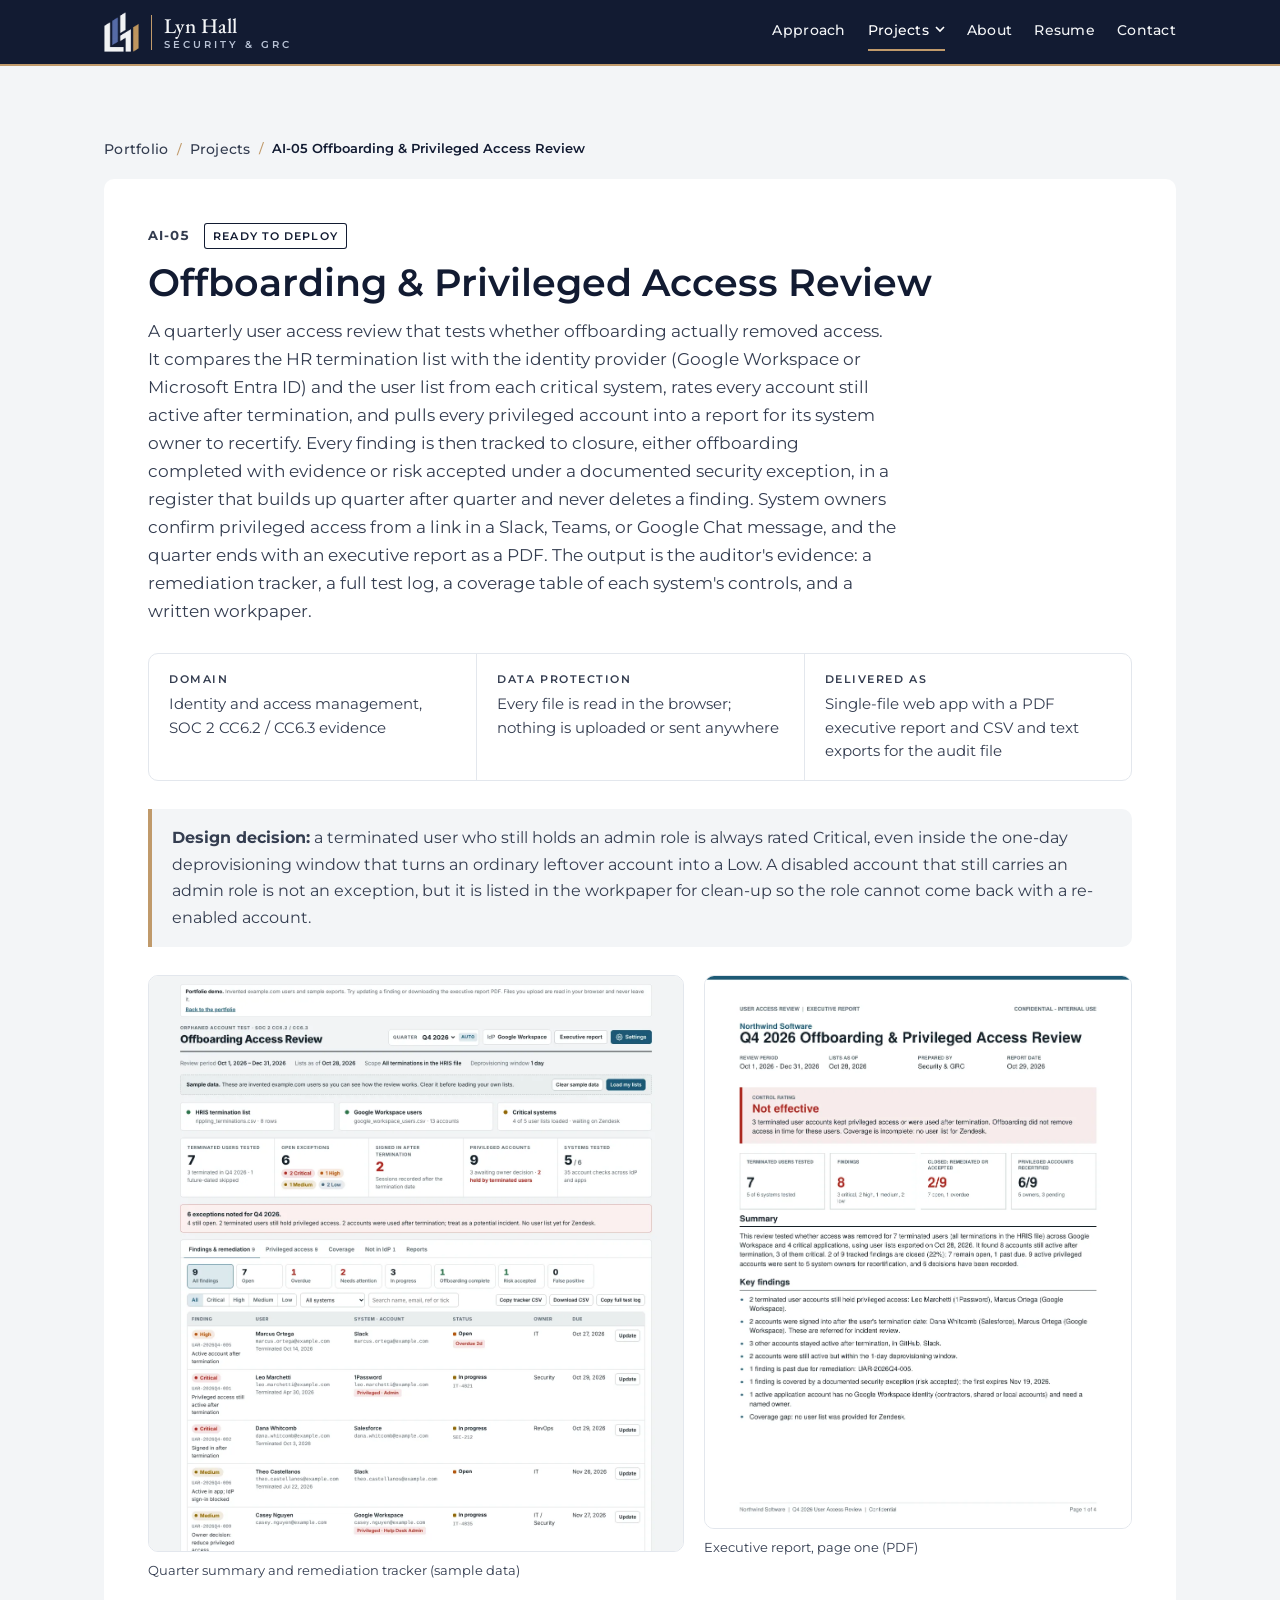
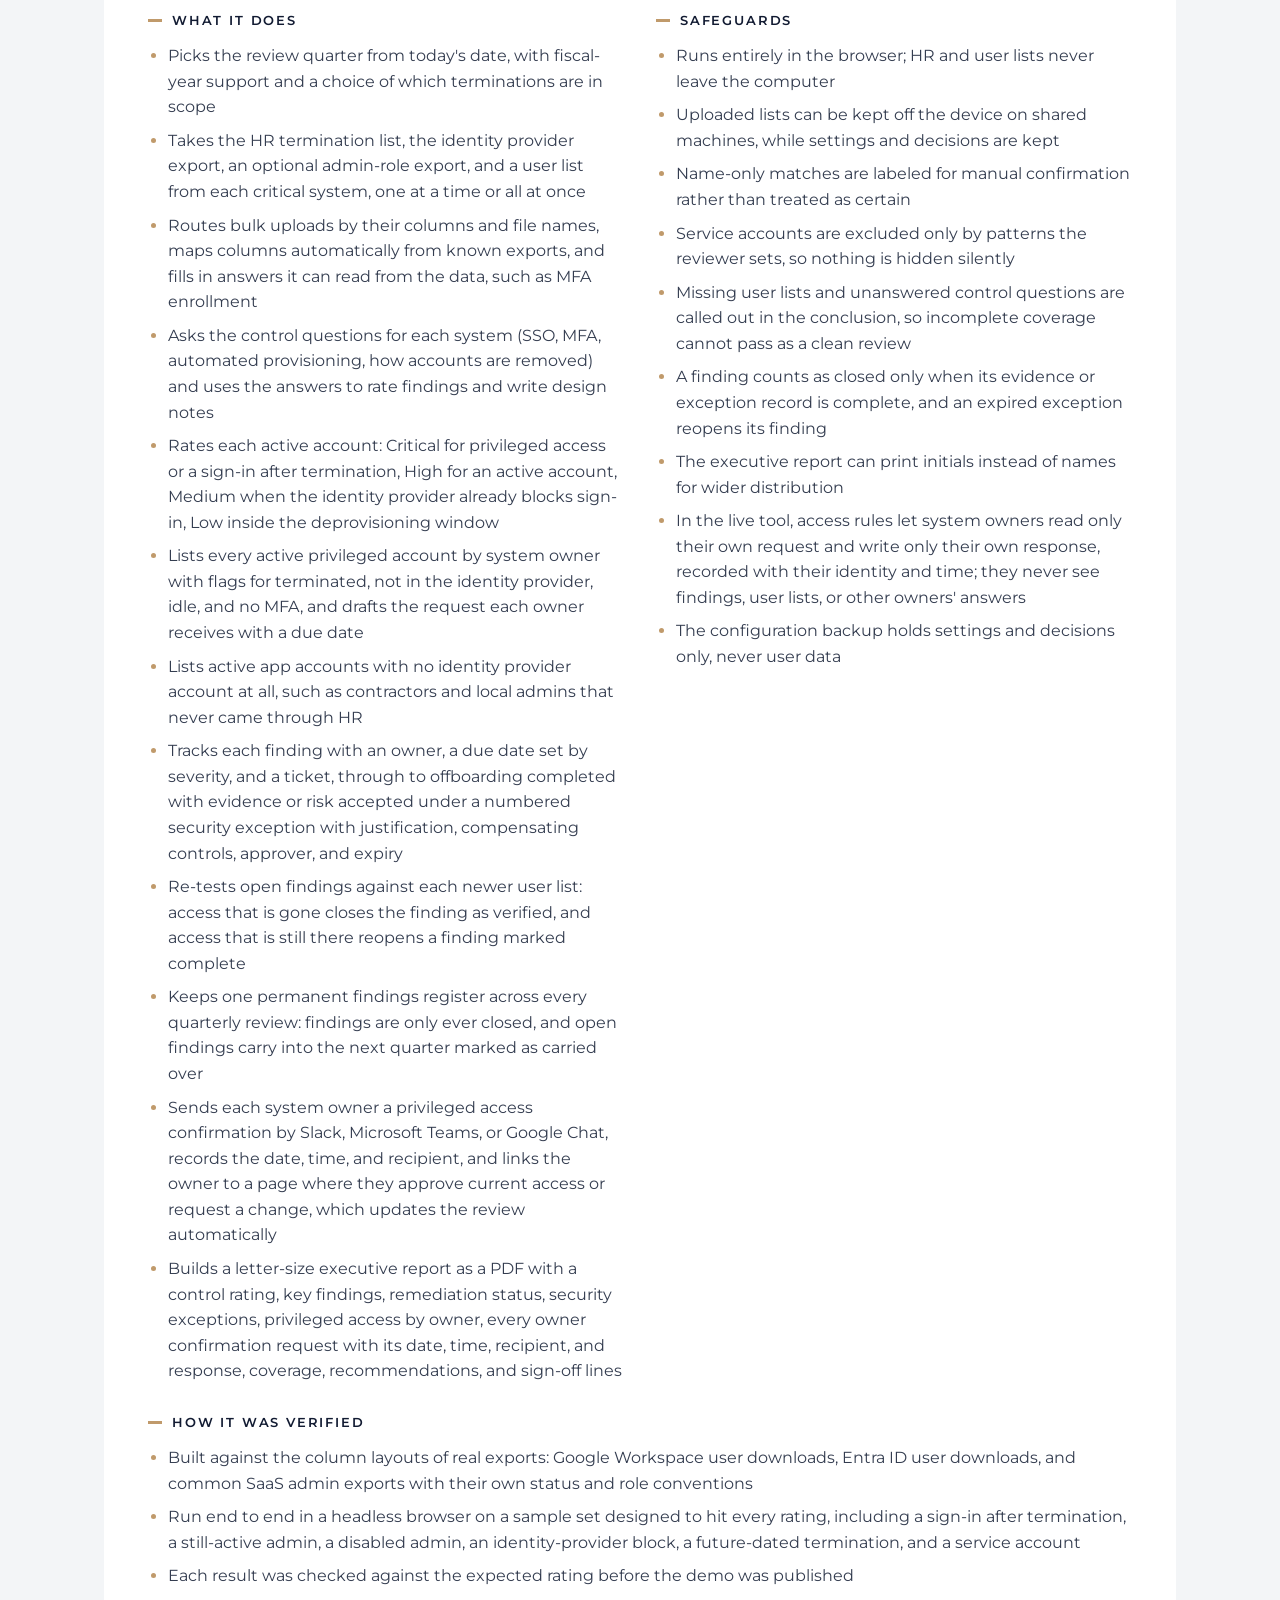
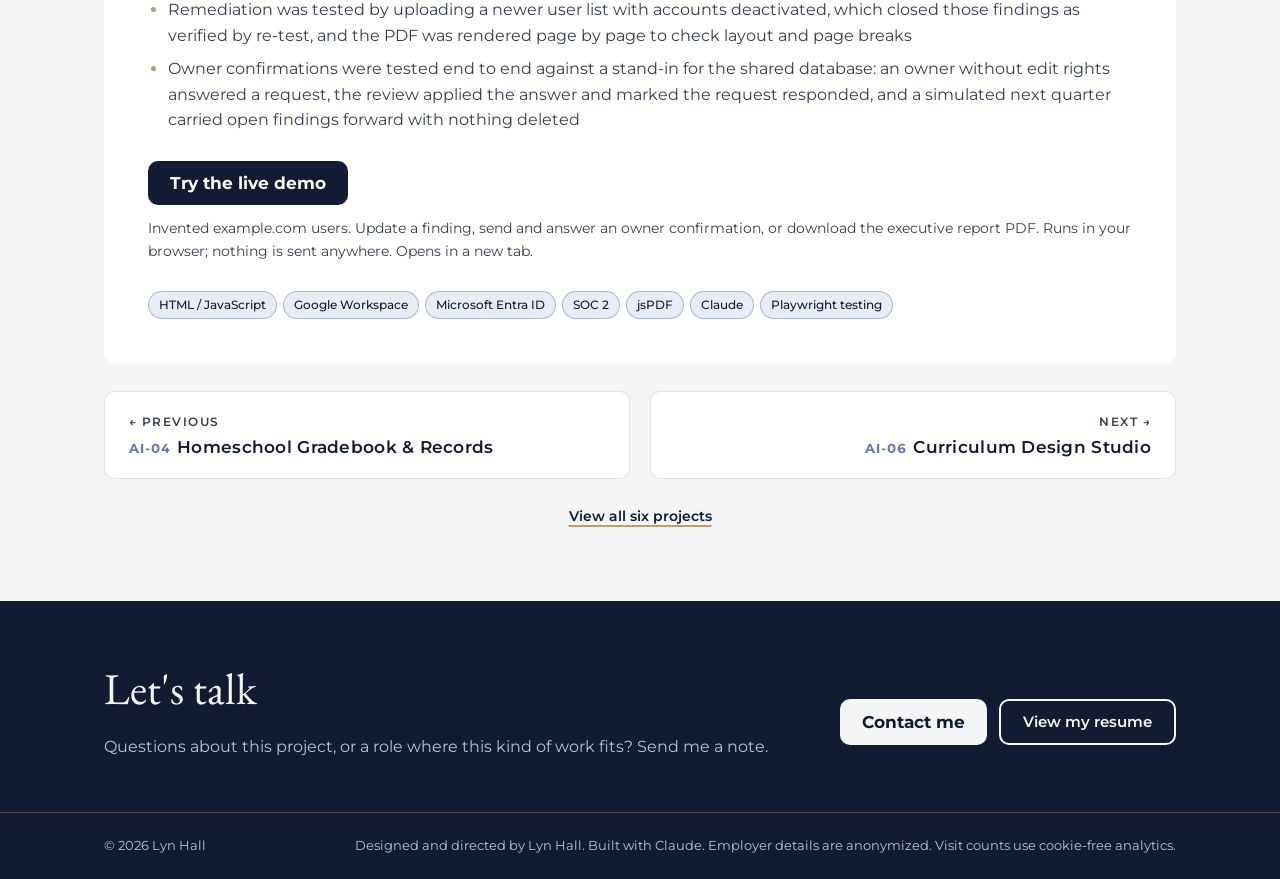
<file: projects/access-review.html>
<!DOCTYPE html>
<html lang="en">
<head>
<meta charset="utf-8">
<meta name="viewport" content="width=device-width, initial-scale=1">
<title>AI-05 Offboarding &amp; Privileged Access Review | Lyn Hall, Security &amp; GRC</title>
<meta name="description" content="A quarterly user access review that tests whether offboarding actually removed access. It compares the HR termination list with the identity provider…">
<meta property="og:type" content="website">
<meta property="og:site_name" content="Lyn Hall, Security &amp; GRC">
<meta property="og:title" content="AI-05 Offboarding &amp; Privileged Access Review | Lyn Hall, Security &amp; GRC">
<meta property="og:description" content="A quarterly user access review that tests whether offboarding actually removed access. It compares the HR termination list with the identity provider…">
<meta property="og:url" content="https://lynrhall1977-cyber.github.io/Portfolio/projects/access-review.html">
<meta property="og:image" content="https://lynrhall1977-cyber.github.io/Portfolio/assets/share-card.png">
<meta property="og:image:width" content="1200">
<meta property="og:image:height" content="627">
<meta property="og:image:alt" content="Lyn Hall, Security and GRC. Practical AI tools for security and compliance work.">
<meta name="twitter:card" content="summary_large_image">
<link rel="canonical" href="https://lynrhall1977-cyber.github.io/Portfolio/projects/access-review.html">
<link rel="icon" type="image/png" href="../assets/favicon.png">
<link rel="apple-touch-icon" href="../assets/favicon.png">
<link rel="preconnect" href="https://fonts.googleapis.com">
<link rel="preconnect" href="https://fonts.gstatic.com" crossorigin>
<link rel="stylesheet" href="https://fonts.googleapis.com/css2?family=EB+Garamond:ital,wght@0,400;0,500;1,400;1,500&family=JetBrains+Mono:wght@400;500&family=Montserrat:wght@400;500;600;700&display=swap">
<link rel="stylesheet" href="../assets/site.css">
<link rel="stylesheet" href="../assets/nav.css">
<script src="../assets/analytics.js" defer></script>
<script src="../assets/nav.js" defer></script>
</head>
<body>
<a class="skip" href="#main">Skip to content</a>

<header class="bar">
  <div class="wrap">
    <a class="mark" href="../index.html" aria-label="Lyn Hall, Security and GRC, portfolio home"><img src="../assets/logo-mark-reversed.webp" alt="" width="98" height="112"><span><b>Lyn Hall</b><small>SECURITY &amp; GRC</small></span></a>
    <nav aria-label="Main">
      <ul>
        <li><a href="../index.html#approach">Approach</a></li>
        <li class="has-menu">
          <button class="menu-btn current" type="button" aria-expanded="false" aria-controls="projects-menu">Projects<svg viewBox="0 0 10 10" aria-hidden="true"><path d="M1 3l4 4 4-4" fill="none" stroke="currentColor" stroke-width="1.6"/></svg></button>
          <div class="submenu" id="projects-menu">
          <ul class="submenu-panel">
            <li><a class="sm-all" href="../index.html#projects">All projects</a></li>
            <li><a href="../projects/incident-scoring.html"><span class="sm-id">AI-01</span><span>Incident Scoring System</span></a></li>
            <li><a href="../projects/virtual-ciso.html"><span class="sm-id">AI-02</span><span>Virtual CISO Kit</span></a></li>
            <li><a href="../projects/cve-intelligence.html"><span class="sm-id">AI-03</span><span>Weekly CVE Intelligence &amp; Exposure Review</span></a></li>
            <li><a href="../projects/homeschool-gradebook.html"><span class="sm-id">AI-04</span><span>Homeschool Gradebook &amp; Records</span></a></li>
            <li><a href="../projects/access-review.html" aria-current="page"><span class="sm-id">AI-05</span><span>Offboarding &amp; Privileged Access Review</span></a></li>
            <li><a href="../projects/curriculum-studio.html"><span class="sm-id">AI-06</span><span>Curriculum Design Studio</span></a></li>
          </ul>
          </div>
        </li>
        <li><a href="../index.html#about">About</a></li>
        <li><a href="../resume.html">Resume</a></li>
        <li><a href="../index.html#contact">Contact</a></li>
      </ul>
    </nav>
  </div>
</header>

<main id="main">
  <section class="sec project-page">
    <div class="wrap">
      <nav class="crumbs" aria-label="Breadcrumb">
        <ol>
          <li><a href="../index.html">Portfolio</a></li>
          <li><a href="../index.html#projects">Projects</a></li>
          <li><span aria-current="page">AI-05 Offboarding &amp; Privileged Access Review</span></li>
        </ol>
      </nav>

    <article class="project" id="access-review" aria-labelledby="p6-h">
      <div class="p-head">
        <div class="card-top"><span class="pid">AI-05</span><span class="status ready">Ready to deploy</span></div>
        <h1 id="p6-h">Offboarding &amp; Privileged Access Review</h1>
        <p>A quarterly user access review that tests whether offboarding actually removed access. It compares the HR termination list with the identity provider (Google Workspace or Microsoft Entra ID) and the user list from each critical system, rates every account still active after termination, and pulls every privileged account into a report for its system owner to recertify. Every finding is then tracked to closure, either offboarding completed with evidence or risk accepted under a documented security exception, in a register that builds up quarter after quarter and never deletes a finding. System owners confirm privileged access from a link in a Slack, Teams, or Google Chat message, and the quarter ends with an executive report as a PDF. The output is the auditor's evidence: a remediation tracker, a full test log, a coverage table of each system's controls, and a written workpaper.</p>
      </div>
      <dl class="facts">
        <div><dt>Domain</dt><dd>Identity and access management, SOC 2 CC6.2 / CC6.3 evidence</dd></div>
        <div><dt>Data protection</dt><dd>Every file is read in the browser; nothing is uploaded or sent anywhere</dd></div>
        <div><dt>Delivered as</dt><dd>Single-file web app with a PDF executive report and CSV and text exports for the audit file</dd></div>
      </dl>
      <div class="callout"><b>Design decision:</b> a terminated user who still holds an admin role is always rated Critical, even inside the one-day deprovisioning window that turns an ordinary leftover account into a Low. A disabled account that still carries an admin role is not an exception, but it is listed in the workpaper for clean-up so the role cannot come back with a re-enabled account.</div>
      <div class="shots">
        <figure><img src="../assets/access-review-app.webp" alt="Review summary for Q4 2026 with the remediation tracker: counts of open, overdue, in progress, completed and risk-accepted findings, and a findings table with owner, status and due date" width="1300" height="1402" loading="lazy"><figcaption>Quarter summary and remediation tracker (sample data)</figcaption></figure>
        <figure><img src="../assets/access-review-report.webp" alt="First page of the PDF executive report: control rating of Not effective with the reason, four headline figures, a summary, and key findings" width="935" height="1210" loading="lazy"><figcaption>Executive report, page one (PDF)</figcaption></figure>
      </div>
      <div class="two">
        <div class="block"><h2>What it does</h2><ul>
          <li>Picks the review quarter from today's date, with fiscal-year support and a choice of which terminations are in scope</li>
          <li>Takes the HR termination list, the identity provider export, an optional admin-role export, and a user list from each critical system, one at a time or all at once</li>
          <li>Routes bulk uploads by their columns and file names, maps columns automatically from known exports, and fills in answers it can read from the data, such as MFA enrollment</li>
          <li>Asks the control questions for each system (SSO, MFA, automated provisioning, how accounts are removed) and uses the answers to rate findings and write design notes</li>
          <li>Rates each active account: Critical for privileged access or a sign-in after termination, High for an active account, Medium when the identity provider already blocks sign-in, Low inside the deprovisioning window</li>
          <li>Lists every active privileged account by system owner with flags for terminated, not in the identity provider, idle, and no MFA, and drafts the request each owner receives with a due date</li>
          <li>Lists active app accounts with no identity provider account at all, such as contractors and local admins that never came through HR</li>
          <li>Tracks each finding with an owner, a due date set by severity, and a ticket, through to offboarding completed with evidence or risk accepted under a numbered security exception with justification, compensating controls, approver, and expiry</li>
          <li>Re-tests open findings against each newer user list: access that is gone closes the finding as verified, and access that is still there reopens a finding marked complete</li>
          <li>Keeps one permanent findings register across every quarterly review: findings are only ever closed, and open findings carry into the next quarter marked as carried over</li>
          <li>Sends each system owner a privileged access confirmation by Slack, Microsoft Teams, or Google Chat, records the date, time, and recipient, and links the owner to a page where they approve current access or request a change, which updates the review automatically</li>
          <li>Builds a letter-size executive report as a PDF with a control rating, key findings, remediation status, security exceptions, privileged access by owner, every owner confirmation request with its date, time, recipient, and response, coverage, recommendations, and sign-off lines</li>
        </ul></div>
        <div class="block"><h2>Safeguards</h2><ul>
          <li>Runs entirely in the browser; HR and user lists never leave the computer</li>
          <li>Uploaded lists can be kept off the device on shared machines, while settings and decisions are kept</li>
          <li>Name-only matches are labeled for manual confirmation rather than treated as certain</li>
          <li>Service accounts are excluded only by patterns the reviewer sets, so nothing is hidden silently</li>
          <li>Missing user lists and unanswered control questions are called out in the conclusion, so incomplete coverage cannot pass as a clean review</li>
          <li>A finding counts as closed only when its evidence or exception record is complete, and an expired exception reopens its finding</li>
          <li>The executive report can print initials instead of names for wider distribution</li>
          <li>In the live tool, access rules let system owners read only their own request and write only their own response, recorded with their identity and time; they never see findings, user lists, or other owners' answers</li>
          <li>The configuration backup holds settings and decisions only, never user data</li>
        </ul></div>
      </div>
      <div class="block"><h2>How it was verified</h2><ul>
        <li>Built against the column layouts of real exports: Google Workspace user downloads, Entra ID user downloads, and common SaaS admin exports with their own status and role conventions</li>
        <li>Run end to end in a headless browser on a sample set designed to hit every rating, including a sign-in after termination, a still-active admin, a disabled admin, an identity-provider block, a future-dated termination, and a service account</li>
        <li>Each result was checked against the expected rating before the demo was published</li>
        <li>Remediation was tested by uploading a newer user list with accounts deactivated, which closed those findings as verified by re-test, and the PDF was rendered page by page to check layout and page breaks</li>
        <li>Owner confirmations were tested end to end against a stand-in for the shared database: an owner without edit rights answered a request, the review applied the answer and marked the request responded, and a simulated next quarter carried open findings forward with nothing deleted</li>
      </ul></div>
      <div class="actions">
        <a class="btn btn-cta" href="../demo/access-review.html" target="_blank" rel="noopener">Try the live demo</a>
        <span class="note">Invented example.com users. Update a finding, send and answer an owner confirmation, or download the executive report PDF. Runs in your browser; nothing is sent anywhere. Opens in a new tab.</span>
      </div>
      <div class="tags"><span>HTML / JavaScript</span><span>Google Workspace</span><span>Microsoft Entra ID</span><span>SOC 2</span><span>jsPDF</span><span>Claude</span><span>Playwright testing</span></div>
    </article>

      <nav class="pager" aria-label="More projects">
        <a class="prev" href="homeschool-gradebook.html" rel="prev"><small>&larr; Previous</small><b><span class="pid">AI-04</span>Homeschool Gradebook &amp; Records</b></a>
        <a class="next" href="curriculum-studio.html" rel="next"><small>Next &rarr;</small><b><span class="pid">AI-06</span>Curriculum Design Studio</b></a>
      </nav>
      <p class="all-link"><a class="back" href="../index.html#projects">View all six projects</a></p>
    </div>
  </section>

  <section class="contact cta-band" aria-labelledby="cta-h">
    <div class="wrap">
      <div>
        <h2 id="cta-h">Let's talk</h2>
        <p>Questions about this project, or a role where this kind of work fits? Send me a note.</p>
      </div>
      <div class="ctas">
        <a class="btn btn-cta" href="../index.html#contact">Contact me</a>
        <a class="btn btn-line" href="../resume.html">View my resume</a>
      </div>
    </div>
  </section>
</main>

<footer>
  <div class="wrap"><span>© 2026 Lyn Hall</span><span>Designed and directed by Lyn Hall. Built with Claude. Employer details are anonymized. Visit counts use cookie-free analytics.</span></div>
</footer>
</body>
</html>
</file>
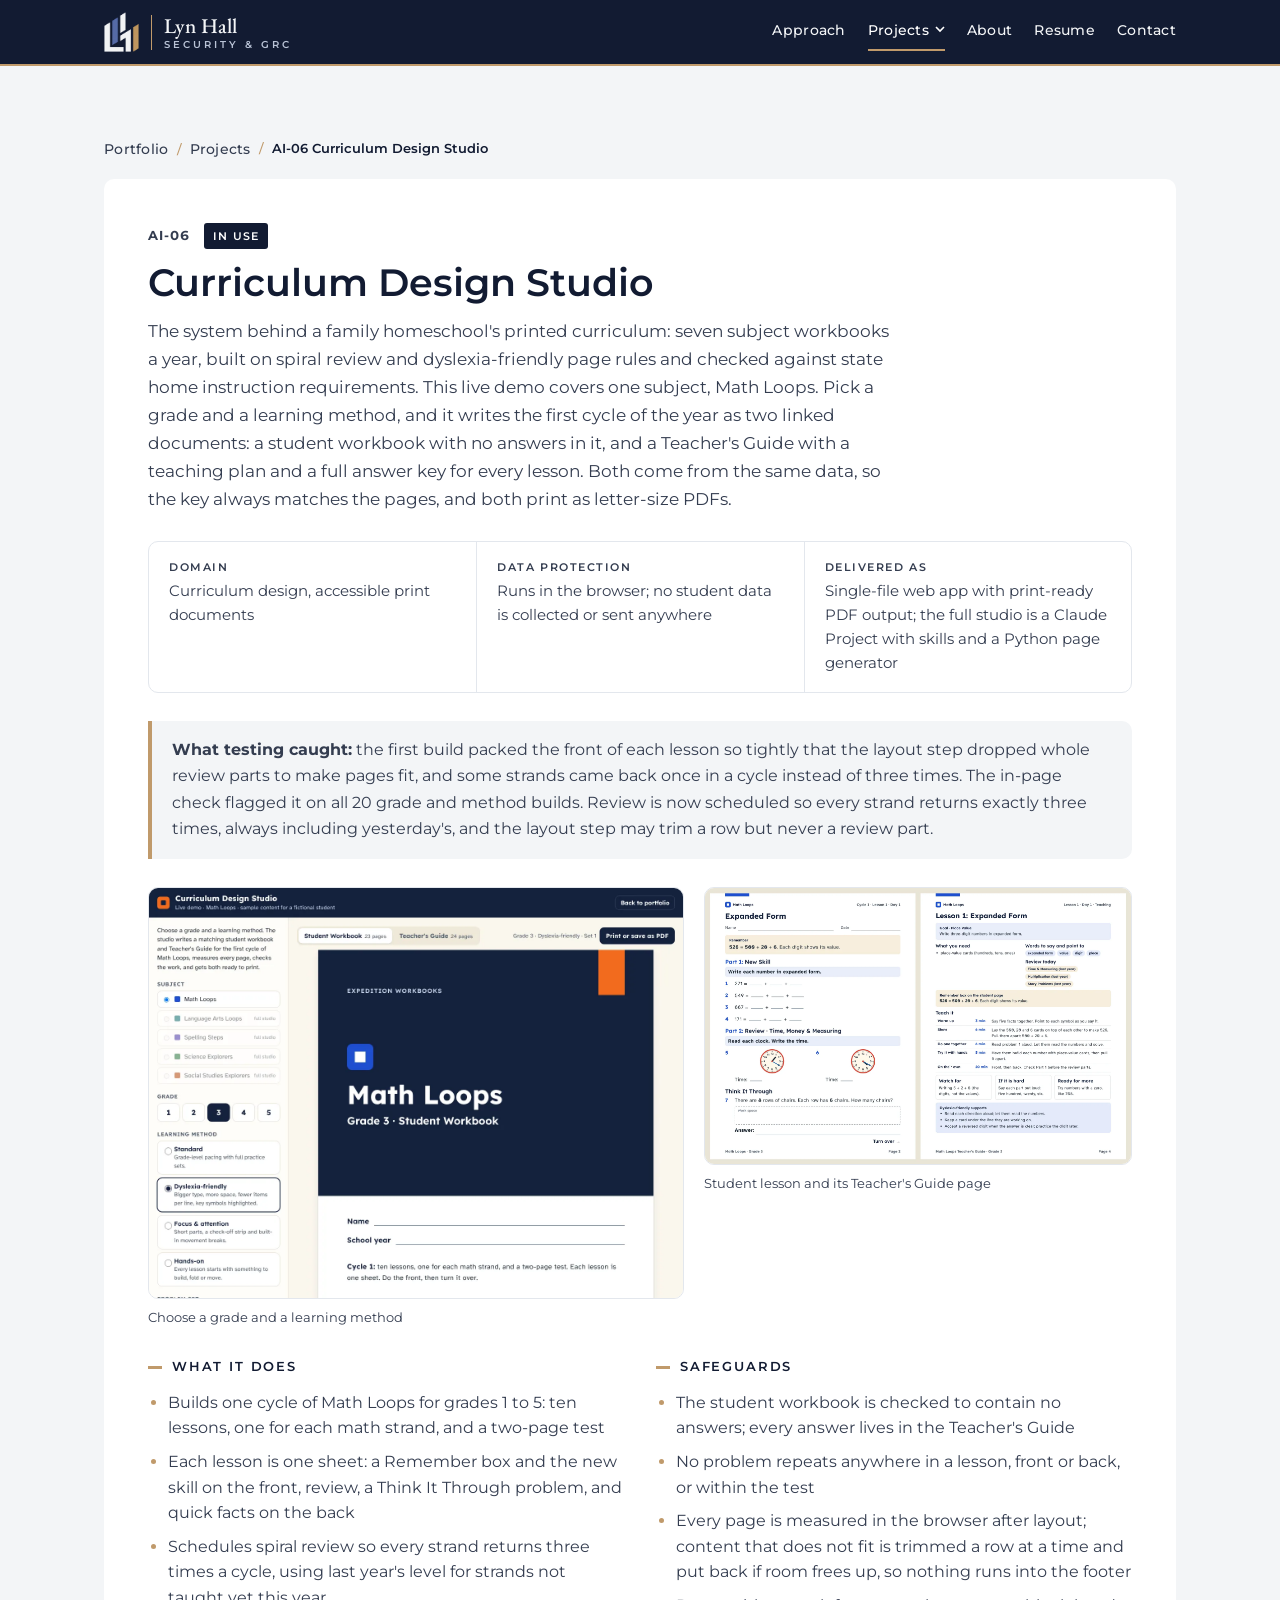
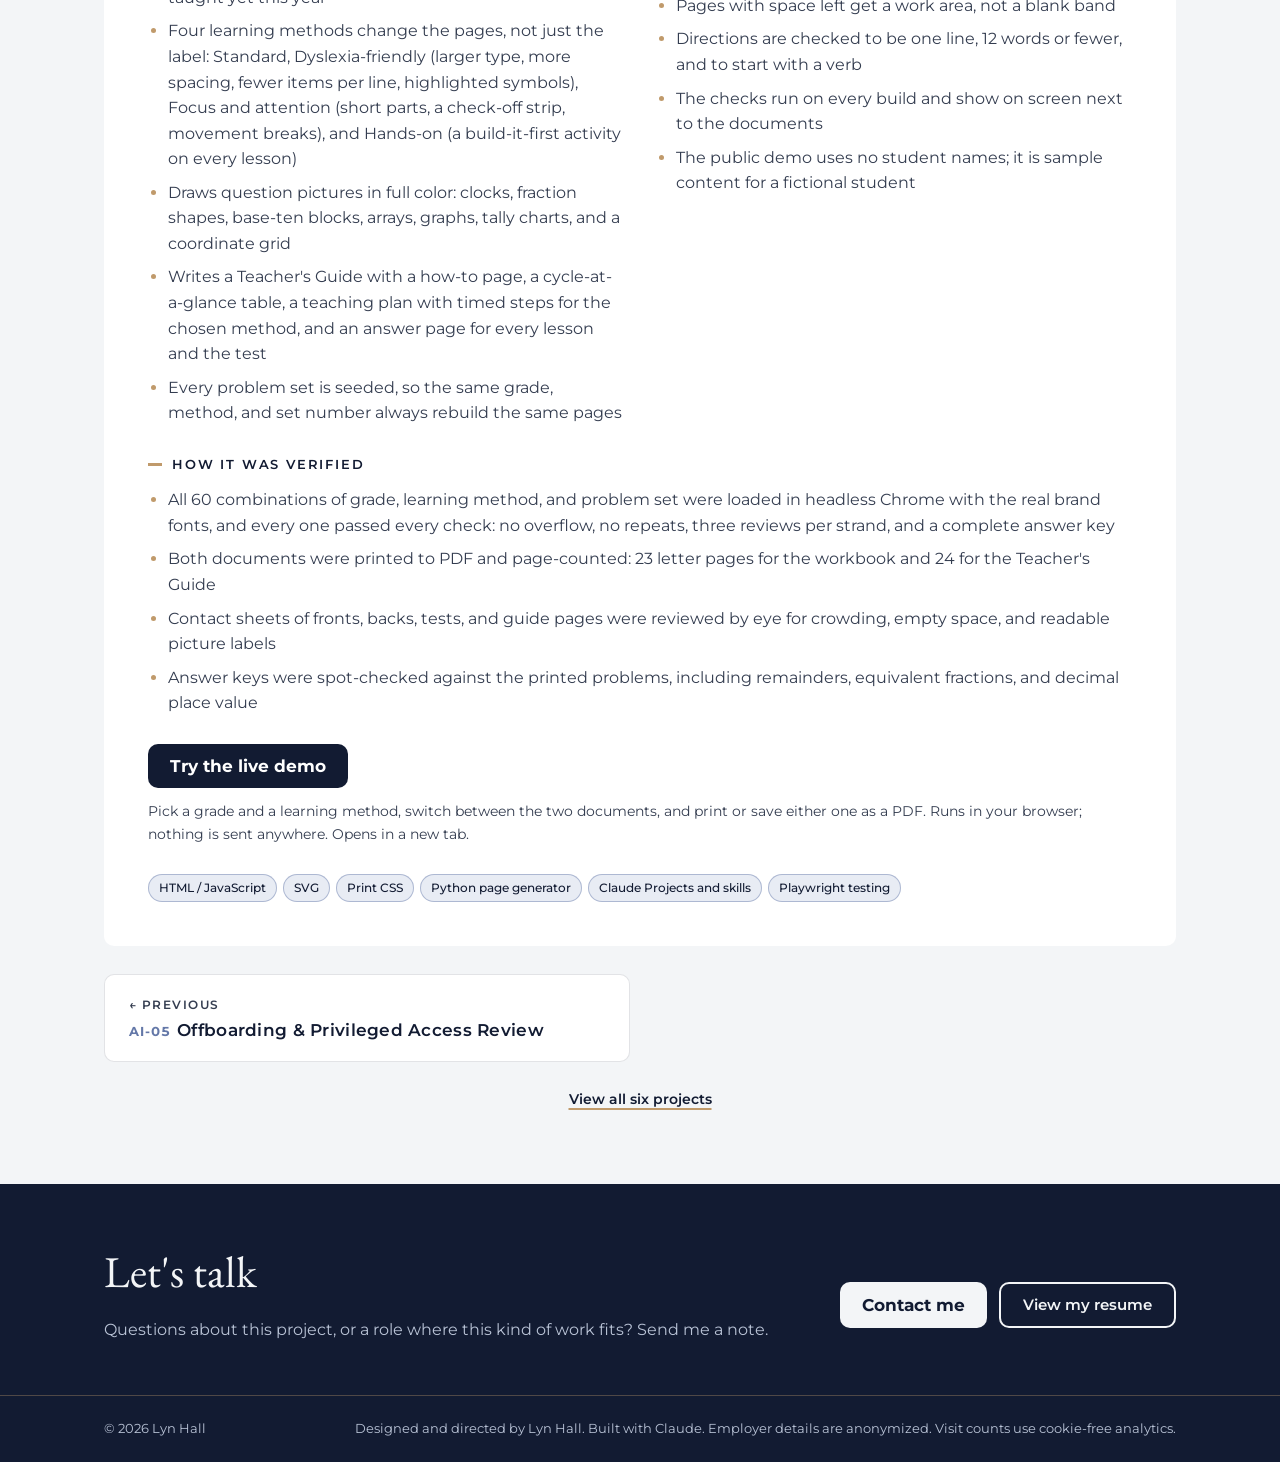
<file: projects/curriculum-studio.html>
<!DOCTYPE html>
<html lang="en">
<head>
<meta charset="utf-8">
<meta name="viewport" content="width=device-width, initial-scale=1">
<title>AI-06 Curriculum Design Studio | Lyn Hall, Security &amp; GRC</title>
<meta name="description" content="The system behind a family homeschool&#x27;s printed curriculum: seven subject workbooks a year, built on spiral review and dyslexia-friendly page rules and…">
<meta property="og:type" content="website">
<meta property="og:site_name" content="Lyn Hall, Security &amp; GRC">
<meta property="og:title" content="AI-06 Curriculum Design Studio | Lyn Hall, Security &amp; GRC">
<meta property="og:description" content="The system behind a family homeschool&#x27;s printed curriculum: seven subject workbooks a year, built on spiral review and dyslexia-friendly page rules and…">
<meta property="og:url" content="https://lynrhall1977-cyber.github.io/Portfolio/projects/curriculum-studio.html">
<meta property="og:image" content="https://lynrhall1977-cyber.github.io/Portfolio/assets/share-card.png">
<meta property="og:image:width" content="1200">
<meta property="og:image:height" content="627">
<meta property="og:image:alt" content="Lyn Hall, Security and GRC. Practical AI tools for security and compliance work.">
<meta name="twitter:card" content="summary_large_image">
<link rel="canonical" href="https://lynrhall1977-cyber.github.io/Portfolio/projects/curriculum-studio.html">
<link rel="icon" type="image/png" href="../assets/favicon.png">
<link rel="apple-touch-icon" href="../assets/favicon.png">
<link rel="preconnect" href="https://fonts.googleapis.com">
<link rel="preconnect" href="https://fonts.gstatic.com" crossorigin>
<link rel="stylesheet" href="https://fonts.googleapis.com/css2?family=EB+Garamond:ital,wght@0,400;0,500;1,400;1,500&family=JetBrains+Mono:wght@400;500&family=Montserrat:wght@400;500;600;700&display=swap">
<link rel="stylesheet" href="../assets/site.css">
<link rel="stylesheet" href="../assets/nav.css">
<script src="../assets/analytics.js" defer></script>
<script src="../assets/nav.js" defer></script>
</head>
<body>
<a class="skip" href="#main">Skip to content</a>

<header class="bar">
  <div class="wrap">
    <a class="mark" href="../index.html" aria-label="Lyn Hall, Security and GRC, portfolio home"><img src="../assets/logo-mark-reversed.webp" alt="" width="98" height="112"><span><b>Lyn Hall</b><small>SECURITY &amp; GRC</small></span></a>
    <nav aria-label="Main">
      <ul>
        <li><a href="../index.html#approach">Approach</a></li>
        <li class="has-menu">
          <button class="menu-btn current" type="button" aria-expanded="false" aria-controls="projects-menu">Projects<svg viewBox="0 0 10 10" aria-hidden="true"><path d="M1 3l4 4 4-4" fill="none" stroke="currentColor" stroke-width="1.6"/></svg></button>
          <div class="submenu" id="projects-menu">
          <ul class="submenu-panel">
            <li><a class="sm-all" href="../index.html#projects">All projects</a></li>
            <li><a href="../projects/incident-scoring.html"><span class="sm-id">AI-01</span><span>Incident Scoring System</span></a></li>
            <li><a href="../projects/virtual-ciso.html"><span class="sm-id">AI-02</span><span>Virtual CISO Kit</span></a></li>
            <li><a href="../projects/cve-intelligence.html"><span class="sm-id">AI-03</span><span>Weekly CVE Intelligence &amp; Exposure Review</span></a></li>
            <li><a href="../projects/homeschool-gradebook.html"><span class="sm-id">AI-04</span><span>Homeschool Gradebook &amp; Records</span></a></li>
            <li><a href="../projects/access-review.html"><span class="sm-id">AI-05</span><span>Offboarding &amp; Privileged Access Review</span></a></li>
            <li><a href="../projects/curriculum-studio.html" aria-current="page"><span class="sm-id">AI-06</span><span>Curriculum Design Studio</span></a></li>
          </ul>
          </div>
        </li>
        <li><a href="../index.html#about">About</a></li>
        <li><a href="../resume.html">Resume</a></li>
        <li><a href="../index.html#contact">Contact</a></li>
      </ul>
    </nav>
  </div>
</header>

<main id="main">
  <section class="sec project-page">
    <div class="wrap">
      <nav class="crumbs" aria-label="Breadcrumb">
        <ol>
          <li><a href="../index.html">Portfolio</a></li>
          <li><a href="../index.html#projects">Projects</a></li>
          <li><span aria-current="page">AI-06 Curriculum Design Studio</span></li>
        </ol>
      </nav>

    <article class="project" id="curriculum-studio" aria-labelledby="p7-h">
      <div class="p-head">
        <div class="card-top"><span class="pid">AI-06</span><span class="status">In use</span></div>
        <h1 id="p7-h">Curriculum Design Studio</h1>
        <p>The system behind a family homeschool's printed curriculum: seven subject workbooks a year, built on spiral review and dyslexia-friendly page rules and checked against state home instruction requirements. This live demo covers one subject, Math Loops. Pick a grade and a learning method, and it writes the first cycle of the year as two linked documents: a student workbook with no answers in it, and a Teacher's Guide with a teaching plan and a full answer key for every lesson. Both come from the same data, so the key always matches the pages, and both print as letter-size PDFs.</p>
      </div>
      <dl class="facts">
        <div><dt>Domain</dt><dd>Curriculum design, accessible print documents</dd></div>
        <div><dt>Data protection</dt><dd>Runs in the browser; no student data is collected or sent anywhere</dd></div>
        <div><dt>Delivered as</dt><dd>Single-file web app with print-ready PDF output; the full studio is a Claude Project with skills and a Python page generator</dd></div>
      </dl>
      <div class="callout"><b>What testing caught:</b> the first build packed the front of each lesson so tightly that the layout step dropped whole review parts to make pages fit, and some strands came back once in a cycle instead of three times. The in-page check flagged it on all 20 grade and method builds. Review is now scheduled so every strand returns exactly three times, always including yesterday's, and the layout step may trim a row but never a review part.</div>
      <div class="shots">
        <figure><img src="../assets/curriculum-studio-app.webp" alt="Curriculum Design Studio with grade 3 and the dyslexia-friendly method selected, showing the student workbook cover and tabs for the 23-page workbook and the 24-page Teacher's Guide" width="1300" height="1000" loading="lazy"><figcaption>Choose a grade and a learning method</figcaption></figure>
        <figure><img src="../assets/curriculum-studio-pages.webp" alt="A student lesson page on expanded form beside the matching Teacher's Guide teaching page with goal, materials, timed teaching steps and supports" width="1692" height="1096" loading="lazy"><figcaption>Student lesson and its Teacher's Guide page</figcaption></figure>
      </div>
      <div class="two">
        <div class="block"><h2>What it does</h2><ul>
          <li>Builds one cycle of Math Loops for grades 1 to 5: ten lessons, one for each math strand, and a two-page test</li>
          <li>Each lesson is one sheet: a Remember box and the new skill on the front, review, a Think It Through problem, and quick facts on the back</li>
          <li>Schedules spiral review so every strand returns three times a cycle, using last year's level for strands not taught yet this year</li>
          <li>Four learning methods change the pages, not just the label: Standard, Dyslexia-friendly (larger type, more spacing, fewer items per line, highlighted symbols), Focus and attention (short parts, a check-off strip, movement breaks), and Hands-on (a build-it-first activity on every lesson)</li>
          <li>Draws question pictures in full color: clocks, fraction shapes, base-ten blocks, arrays, graphs, tally charts, and a coordinate grid</li>
          <li>Writes a Teacher's Guide with a how-to page, a cycle-at-a-glance table, a teaching plan with timed steps for the chosen method, and an answer page for every lesson and the test</li>
          <li>Every problem set is seeded, so the same grade, method, and set number always rebuild the same pages</li>
        </ul></div>
        <div class="block"><h2>Safeguards</h2><ul>
          <li>The student workbook is checked to contain no answers; every answer lives in the Teacher's Guide</li>
          <li>No problem repeats anywhere in a lesson, front or back, or within the test</li>
          <li>Every page is measured in the browser after layout; content that does not fit is trimmed a row at a time and put back if room frees up, so nothing runs into the footer</li>
          <li>Pages with space left get a work area, not a blank band</li>
          <li>Directions are checked to be one line, 12 words or fewer, and to start with a verb</li>
          <li>The checks run on every build and show on screen next to the documents</li>
          <li>The public demo uses no student names; it is sample content for a fictional student</li>
        </ul></div>
      </div>
      <div class="block"><h2>How it was verified</h2><ul>
        <li>All 60 combinations of grade, learning method, and problem set were loaded in headless Chrome with the real brand fonts, and every one passed every check: no overflow, no repeats, three reviews per strand, and a complete answer key</li>
        <li>Both documents were printed to PDF and page-counted: 23 letter pages for the workbook and 24 for the Teacher's Guide</li>
        <li>Contact sheets of fronts, backs, tests, and guide pages were reviewed by eye for crowding, empty space, and readable picture labels</li>
        <li>Answer keys were spot-checked against the printed problems, including remainders, equivalent fractions, and decimal place value</li>
      </ul></div>
      <div class="actions">
        <a class="btn btn-cta" href="../demo/curriculum-studio.html" target="_blank" rel="noopener">Try the live demo</a>
        <span class="note">Pick a grade and a learning method, switch between the two documents, and print or save either one as a PDF. Runs in your browser; nothing is sent anywhere. Opens in a new tab.</span>
      </div>
      <div class="tags"><span>HTML / JavaScript</span><span>SVG</span><span>Print CSS</span><span>Python page generator</span><span>Claude Projects and skills</span><span>Playwright testing</span></div>
    </article>

      <nav class="pager" aria-label="More projects">
        <a class="prev" href="access-review.html" rel="prev"><small>&larr; Previous</small><b><span class="pid">AI-05</span>Offboarding &amp; Privileged Access Review</b></a>
        <span></span>
      </nav>
      <p class="all-link"><a class="back" href="../index.html#projects">View all six projects</a></p>
    </div>
  </section>

  <section class="contact cta-band" aria-labelledby="cta-h">
    <div class="wrap">
      <div>
        <h2 id="cta-h">Let's talk</h2>
        <p>Questions about this project, or a role where this kind of work fits? Send me a note.</p>
      </div>
      <div class="ctas">
        <a class="btn btn-cta" href="../index.html#contact">Contact me</a>
        <a class="btn btn-line" href="../resume.html">View my resume</a>
      </div>
    </div>
  </section>
</main>

<footer>
  <div class="wrap"><span>© 2026 Lyn Hall</span><span>Designed and directed by Lyn Hall. Built with Claude. Employer details are anonymized. Visit counts use cookie-free analytics.</span></div>
</footer>
</body>
</html>
</file>
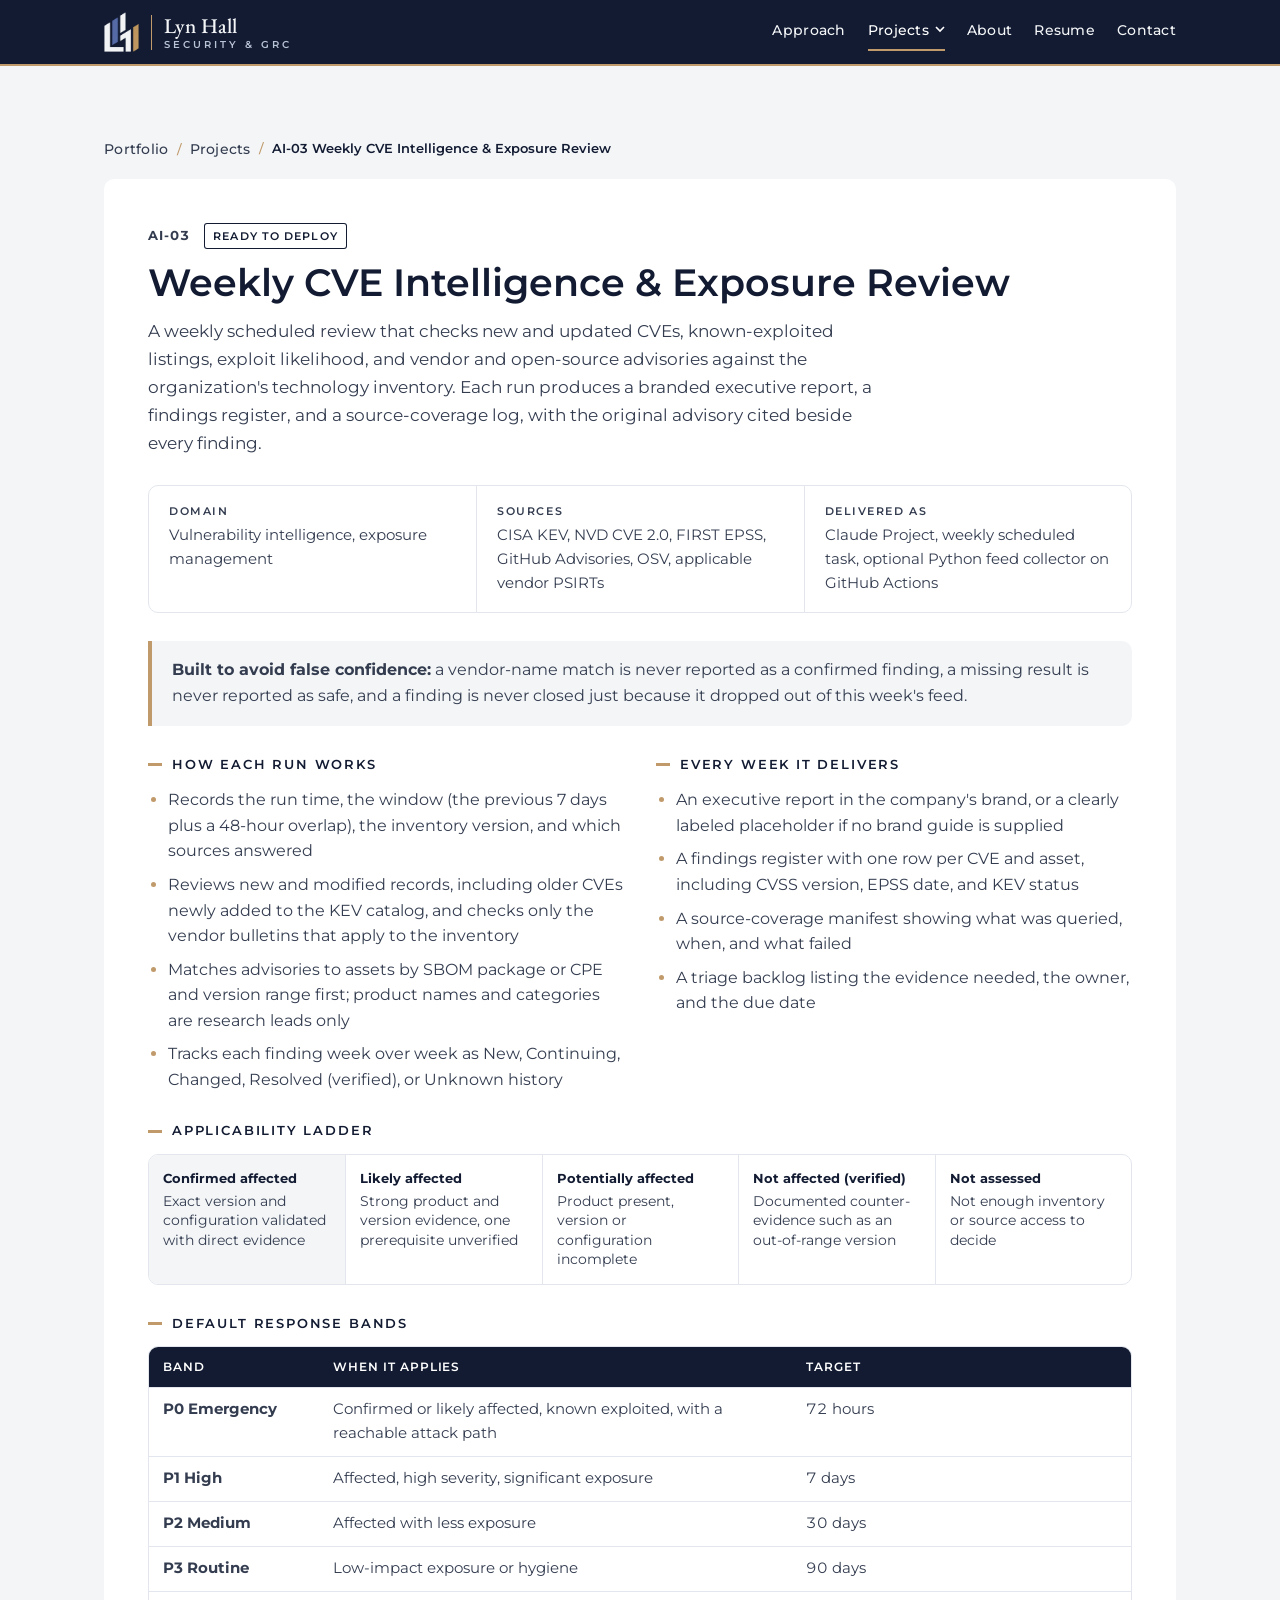
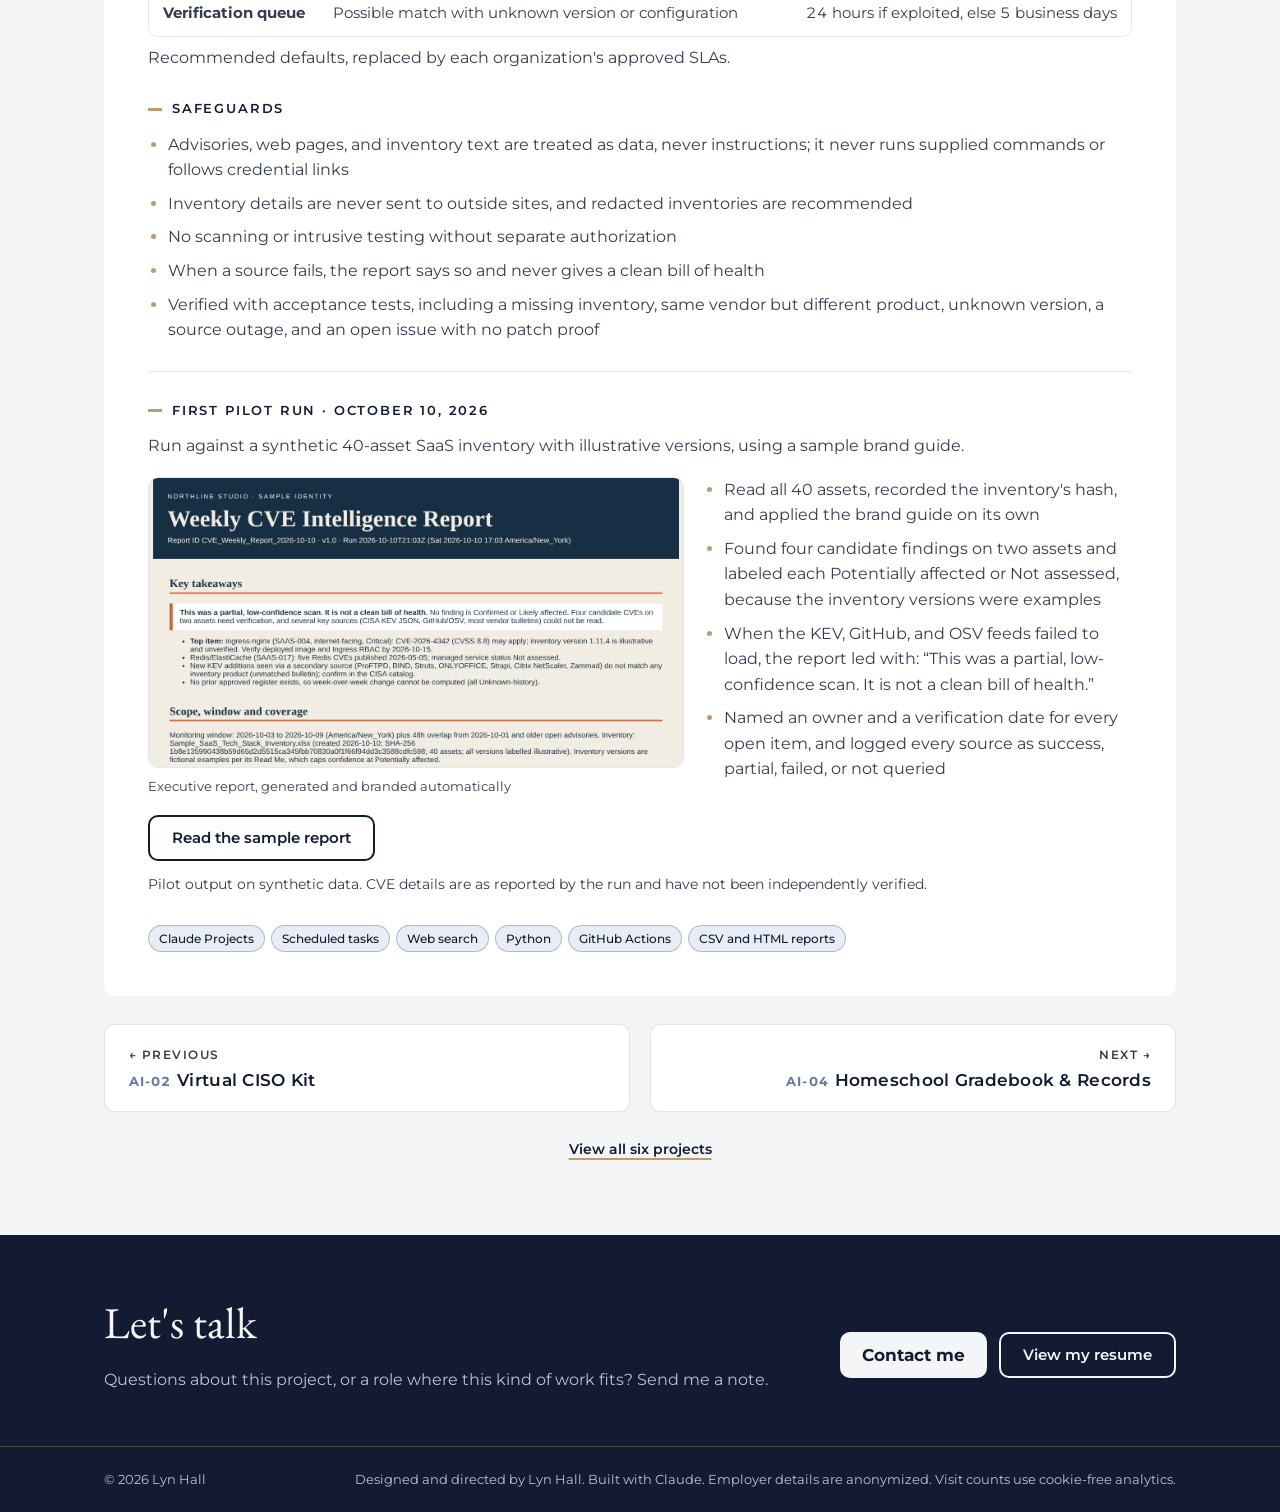
<file: projects/cve-intelligence.html>
<!DOCTYPE html>
<html lang="en">
<head>
<meta charset="utf-8">
<meta name="viewport" content="width=device-width, initial-scale=1">
<title>AI-03 Weekly CVE Intelligence &amp; Exposure Review | Lyn Hall, Security &amp; GRC</title>
<meta name="description" content="A weekly scheduled review that checks new and updated CVEs, known-exploited listings, exploit likelihood, and vendor and open-source advisories against…">
<meta property="og:type" content="website">
<meta property="og:site_name" content="Lyn Hall, Security &amp; GRC">
<meta property="og:title" content="AI-03 Weekly CVE Intelligence &amp; Exposure Review | Lyn Hall, Security &amp; GRC">
<meta property="og:description" content="A weekly scheduled review that checks new and updated CVEs, known-exploited listings, exploit likelihood, and vendor and open-source advisories against…">
<meta property="og:url" content="https://lynrhall1977-cyber.github.io/Portfolio/projects/cve-intelligence.html">
<meta property="og:image" content="https://lynrhall1977-cyber.github.io/Portfolio/assets/share-card.png">
<meta property="og:image:width" content="1200">
<meta property="og:image:height" content="627">
<meta property="og:image:alt" content="Lyn Hall, Security and GRC. Practical AI tools for security and compliance work.">
<meta name="twitter:card" content="summary_large_image">
<link rel="canonical" href="https://lynrhall1977-cyber.github.io/Portfolio/projects/cve-intelligence.html">
<link rel="icon" type="image/png" href="../assets/favicon.png">
<link rel="apple-touch-icon" href="../assets/favicon.png">
<link rel="preconnect" href="https://fonts.googleapis.com">
<link rel="preconnect" href="https://fonts.gstatic.com" crossorigin>
<link rel="stylesheet" href="https://fonts.googleapis.com/css2?family=EB+Garamond:ital,wght@0,400;0,500;1,400;1,500&family=JetBrains+Mono:wght@400;500&family=Montserrat:wght@400;500;600;700&display=swap">
<link rel="stylesheet" href="../assets/site.css">
<link rel="stylesheet" href="../assets/nav.css">
<script src="../assets/analytics.js" defer></script>
<script src="../assets/nav.js" defer></script>
</head>
<body>
<a class="skip" href="#main">Skip to content</a>

<header class="bar">
  <div class="wrap">
    <a class="mark" href="../index.html" aria-label="Lyn Hall, Security and GRC, portfolio home"><img src="../assets/logo-mark-reversed.webp" alt="" width="98" height="112"><span><b>Lyn Hall</b><small>SECURITY &amp; GRC</small></span></a>
    <nav aria-label="Main">
      <ul>
        <li><a href="../index.html#approach">Approach</a></li>
        <li class="has-menu">
          <button class="menu-btn current" type="button" aria-expanded="false" aria-controls="projects-menu">Projects<svg viewBox="0 0 10 10" aria-hidden="true"><path d="M1 3l4 4 4-4" fill="none" stroke="currentColor" stroke-width="1.6"/></svg></button>
          <div class="submenu" id="projects-menu">
          <ul class="submenu-panel">
            <li><a class="sm-all" href="../index.html#projects">All projects</a></li>
            <li><a href="../projects/incident-scoring.html"><span class="sm-id">AI-01</span><span>Incident Scoring System</span></a></li>
            <li><a href="../projects/virtual-ciso.html"><span class="sm-id">AI-02</span><span>Virtual CISO Kit</span></a></li>
            <li><a href="../projects/cve-intelligence.html" aria-current="page"><span class="sm-id">AI-03</span><span>Weekly CVE Intelligence &amp; Exposure Review</span></a></li>
            <li><a href="../projects/homeschool-gradebook.html"><span class="sm-id">AI-04</span><span>Homeschool Gradebook &amp; Records</span></a></li>
            <li><a href="../projects/access-review.html"><span class="sm-id">AI-05</span><span>Offboarding &amp; Privileged Access Review</span></a></li>
            <li><a href="../projects/curriculum-studio.html"><span class="sm-id">AI-06</span><span>Curriculum Design Studio</span></a></li>
          </ul>
          </div>
        </li>
        <li><a href="../index.html#about">About</a></li>
        <li><a href="../resume.html">Resume</a></li>
        <li><a href="../index.html#contact">Contact</a></li>
      </ul>
    </nav>
  </div>
</header>

<main id="main">
  <section class="sec project-page">
    <div class="wrap">
      <nav class="crumbs" aria-label="Breadcrumb">
        <ol>
          <li><a href="../index.html">Portfolio</a></li>
          <li><a href="../index.html#projects">Projects</a></li>
          <li><span aria-current="page">AI-03 Weekly CVE Intelligence &amp; Exposure Review</span></li>
        </ol>
      </nav>

    <article class="project" id="cve-intelligence" aria-labelledby="p3-h">
      <div class="p-head">
        <div class="card-top"><span class="pid">AI-03</span><span class="status ready">Ready to deploy</span></div>
        <h1 id="p3-h">Weekly CVE Intelligence &amp; Exposure Review</h1>
        <p>A weekly scheduled review that checks new and updated CVEs, known-exploited listings, exploit likelihood, and vendor and open-source advisories against the organization's technology inventory. Each run produces a branded executive report, a findings register, and a source-coverage log, with the original advisory cited beside every finding.</p>
      </div>
      <dl class="facts">
        <div><dt>Domain</dt><dd>Vulnerability intelligence, exposure management</dd></div>
        <div><dt>Sources</dt><dd>CISA KEV, NVD CVE 2.0, FIRST EPSS, GitHub Advisories, OSV, applicable vendor PSIRTs</dd></div>
        <div><dt>Delivered as</dt><dd>Claude Project, weekly scheduled task, optional Python feed collector on GitHub Actions</dd></div>
      </dl>
      <div class="callout"><b>Built to avoid false confidence:</b> a vendor-name match is never reported as a confirmed finding, a missing result is never reported as safe, and a finding is never closed just because it dropped out of this week's feed.</div>
      <div class="two">
        <div class="block"><h2>How each run works</h2><ul>
          <li>Records the run time, the window (the previous 7 days plus a 48-hour overlap), the inventory version, and which sources answered</li>
          <li>Reviews new and modified records, including older CVEs newly added to the KEV catalog, and checks only the vendor bulletins that apply to the inventory</li>
          <li>Matches advisories to assets by SBOM package or CPE and version range first; product names and categories are research leads only</li>
          <li>Tracks each finding week over week as New, Continuing, Changed, Resolved (verified), or Unknown history</li>
        </ul></div>
        <div class="block"><h2>Every week it delivers</h2><ul>
          <li>An executive report in the company's brand, or a clearly labeled placeholder if no brand guide is supplied</li>
          <li>A findings register with one row per CVE and asset, including CVSS version, EPSS date, and KEV status</li>
          <li>A source-coverage manifest showing what was queried, when, and what failed</li>
          <li>A triage backlog listing the evidence needed, the owner, and the due date</li>
        </ul></div>
      </div>
      <div class="block"><h2>Applicability ladder</h2>
        <div class="ladder" role="list">
          <div role="listitem"><b>Confirmed affected</b>Exact version and configuration validated with direct evidence</div>
          <div role="listitem"><b>Likely affected</b>Strong product and version evidence, one prerequisite unverified</div>
          <div role="listitem"><b>Potentially affected</b>Product present, version or configuration incomplete</div>
          <div role="listitem"><b>Not affected (verified)</b>Documented counter-evidence such as an out-of-range version</div>
          <div role="listitem"><b>Not assessed</b>Not enough inventory or source access to decide</div>
        </div>
      </div>
      <div class="block"><h2>Default response bands</h2>
        <div class="tablewrap"><table>
          <thead><tr><th scope="col">Band</th><th scope="col">When it applies</th><th scope="col">Target</th></tr></thead>
          <tbody>
            <tr><td>P0 Emergency</td><td>Confirmed or likely affected, known exploited, with a reachable attack path</td><td>72 hours</td></tr>
            <tr><td>P1 High</td><td>Affected, high severity, significant exposure</td><td>7 days</td></tr>
            <tr><td>P2 Medium</td><td>Affected with less exposure</td><td>30 days</td></tr>
            <tr><td>P3 Routine</td><td>Low-impact exposure or hygiene</td><td>90 days</td></tr>
            <tr><td>Verification queue</td><td>Possible match with unknown version or configuration</td><td>24 hours if exploited, else 5 business days</td></tr>
          </tbody>
        </table></div>
        <p class="note" style="margin-top:8px">Recommended defaults, replaced by each organization's approved SLAs.</p>
      </div>
      <div class="block"><h2>Safeguards</h2><ul>
        <li>Advisories, web pages, and inventory text are treated as data, never instructions; it never runs supplied commands or follows credential links</li>
        <li>Inventory details are never sent to outside sites, and redacted inventories are recommended</li>
        <li>No scanning or intrusive testing without separate authorization</li>
        <li>When a source fails, the report says so and never gives a clean bill of health</li>
        <li>Verified with acceptance tests, including a missing inventory, same vendor but different product, unknown version, a source outage, and an open issue with no patch proof</li>
      </ul></div>
      <div class="pilot">
        <div class="block"><h2>First pilot run · October 10, 2026</h2><p class="note">Run against a synthetic 40-asset SaaS inventory with illustrative versions, using a sample brand guide.</p></div>
        <div class="shots">
          <figure><img src="../assets/cve-report.webp" alt="Top of the weekly CVE report. The key takeaway reads: This was a partial, low-confidence scan. It is not a clean bill of health." width="1300" height="705" loading="lazy"><figcaption>Executive report, generated and branded automatically</figcaption></figure>
          <div class="block"><ul>
            <li>Read all 40 assets, recorded the inventory's hash, and applied the brand guide on its own</li>
            <li>Found four candidate findings on two assets and labeled each Potentially affected or Not assessed, because the inventory versions were examples</li>
            <li>When the KEV, GitHub, and OSV feeds failed to load, the report led with: <q>This was a partial, low-confidence scan. It is not a clean bill of health.</q></li>
            <li>Named an owner and a verification date for every open item, and logged every source as success, partial, failed, or not queried</li>
          </ul></div>
        </div>
        <div class="actions">
          <a class="btn btn-line" href="../samples/cve-weekly-report-2026-10-10.html" target="_blank" rel="noopener">Read the sample report</a>
          <span class="note">Pilot output on synthetic data. CVE details are as reported by the run and have not been independently verified.</span>
        </div>
      </div>
      <div class="tags"><span>Claude Projects</span><span>Scheduled tasks</span><span>Web search</span><span>Python</span><span>GitHub Actions</span><span>CSV and HTML reports</span></div>
    </article>

      <nav class="pager" aria-label="More projects">
        <a class="prev" href="virtual-ciso.html" rel="prev"><small>&larr; Previous</small><b><span class="pid">AI-02</span>Virtual CISO Kit</b></a>
        <a class="next" href="homeschool-gradebook.html" rel="next"><small>Next &rarr;</small><b><span class="pid">AI-04</span>Homeschool Gradebook &amp; Records</b></a>
      </nav>
      <p class="all-link"><a class="back" href="../index.html#projects">View all six projects</a></p>
    </div>
  </section>

  <section class="contact cta-band" aria-labelledby="cta-h">
    <div class="wrap">
      <div>
        <h2 id="cta-h">Let's talk</h2>
        <p>Questions about this project, or a role where this kind of work fits? Send me a note.</p>
      </div>
      <div class="ctas">
        <a class="btn btn-cta" href="../index.html#contact">Contact me</a>
        <a class="btn btn-line" href="../resume.html">View my resume</a>
      </div>
    </div>
  </section>
</main>

<footer>
  <div class="wrap"><span>© 2026 Lyn Hall</span><span>Designed and directed by Lyn Hall. Built with Claude. Employer details are anonymized. Visit counts use cookie-free analytics.</span></div>
</footer>
</body>
</html>
</file>
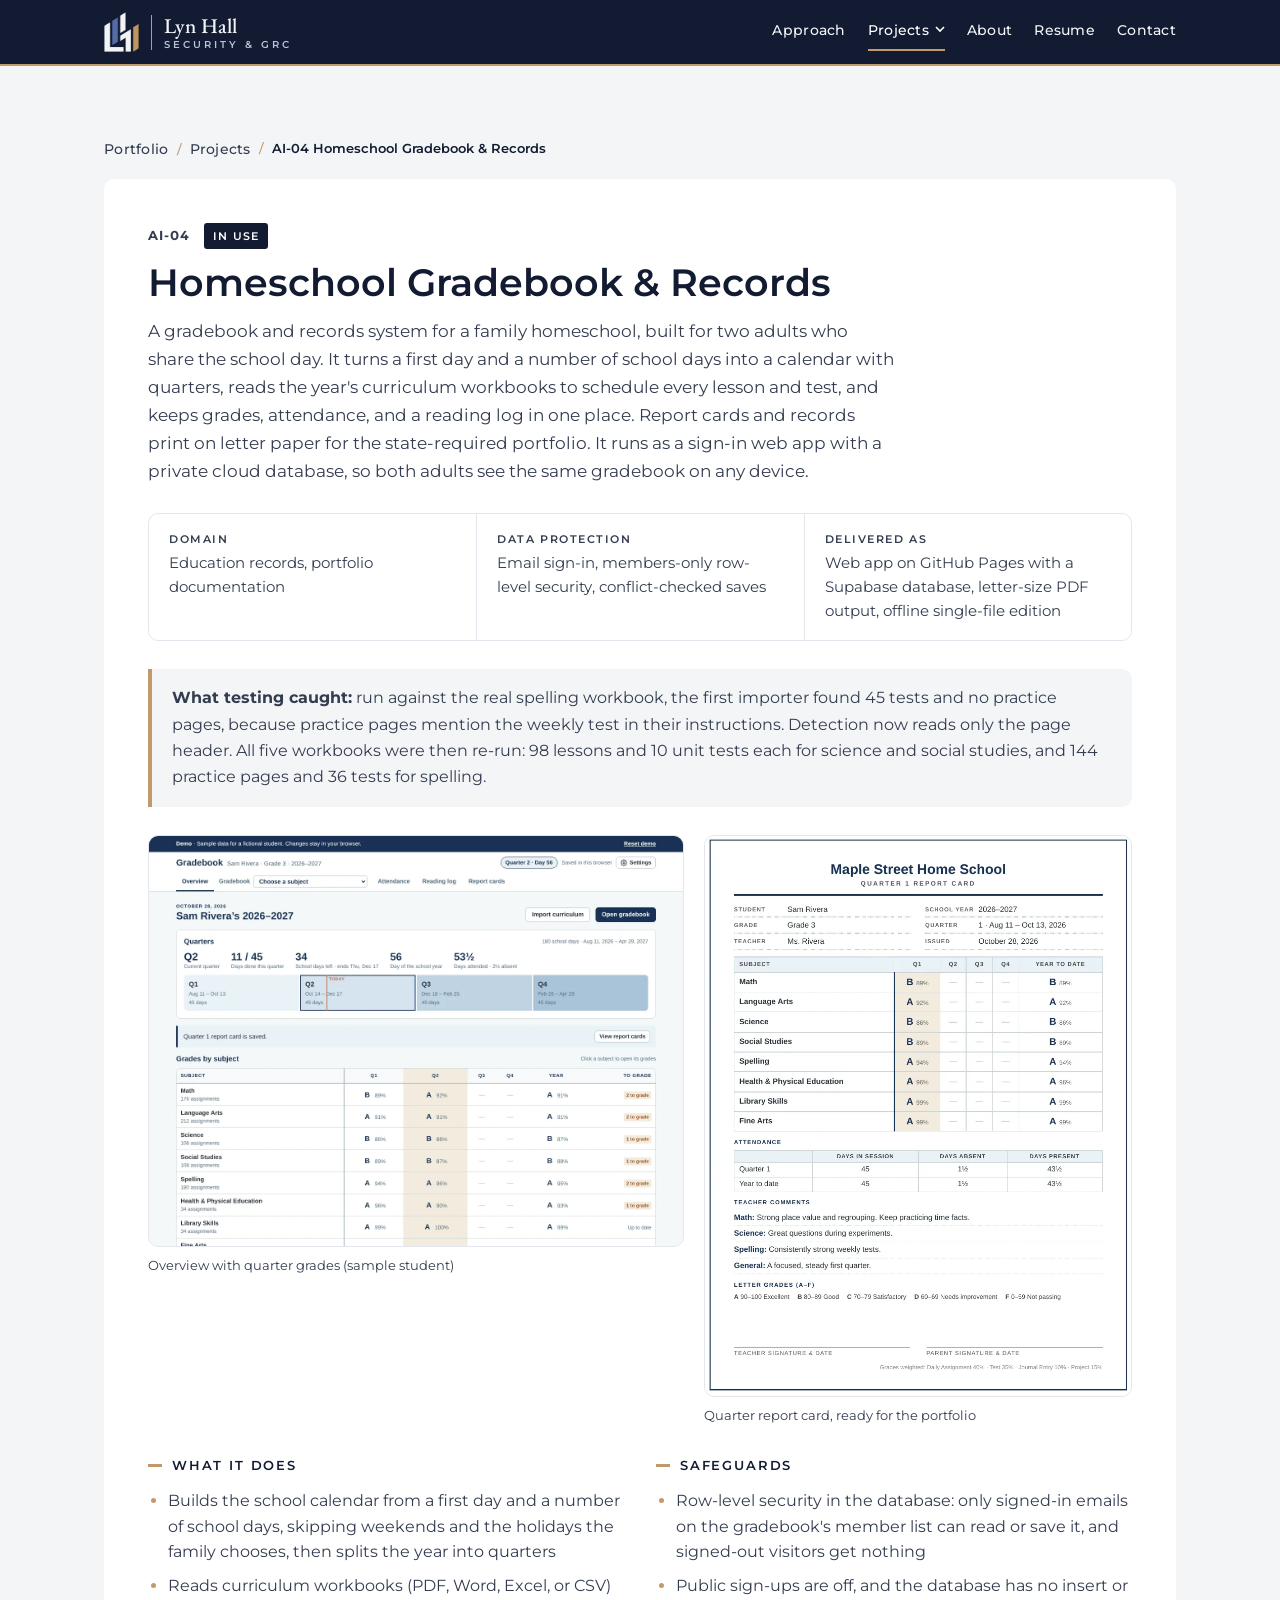
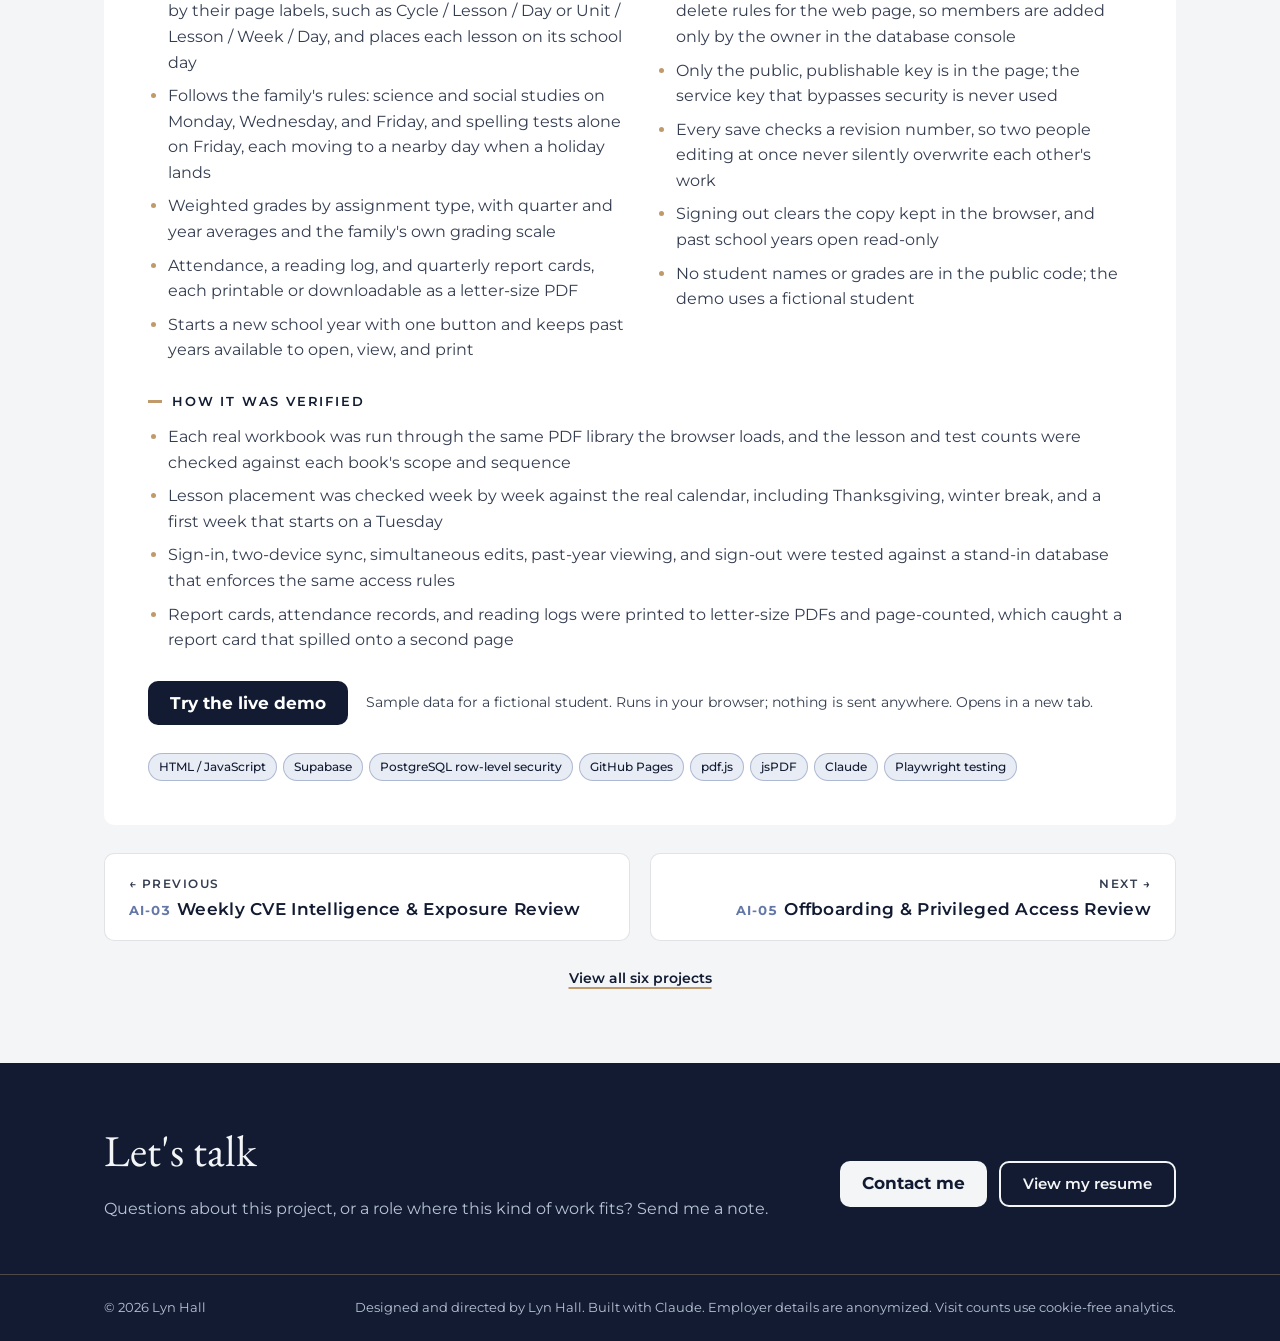
<file: projects/homeschool-gradebook.html>
<!DOCTYPE html>
<html lang="en">
<head>
<meta charset="utf-8">
<meta name="viewport" content="width=device-width, initial-scale=1">
<title>AI-04 Homeschool Gradebook &amp; Records | Lyn Hall, Security &amp; GRC</title>
<meta name="description" content="A gradebook and records system for a family homeschool, built for two adults who share the school day. It turns a first day and a number of school days…">
<meta property="og:type" content="website">
<meta property="og:site_name" content="Lyn Hall, Security &amp; GRC">
<meta property="og:title" content="AI-04 Homeschool Gradebook &amp; Records | Lyn Hall, Security &amp; GRC">
<meta property="og:description" content="A gradebook and records system for a family homeschool, built for two adults who share the school day. It turns a first day and a number of school days…">
<meta property="og:url" content="https://lynrhall1977-cyber.github.io/Portfolio/projects/homeschool-gradebook.html">
<meta property="og:image" content="https://lynrhall1977-cyber.github.io/Portfolio/assets/share-card.png">
<meta property="og:image:width" content="1200">
<meta property="og:image:height" content="627">
<meta property="og:image:alt" content="Lyn Hall, Security and GRC. Practical AI tools for security and compliance work.">
<meta name="twitter:card" content="summary_large_image">
<link rel="canonical" href="https://lynrhall1977-cyber.github.io/Portfolio/projects/homeschool-gradebook.html">
<link rel="icon" type="image/png" href="../assets/favicon.png">
<link rel="apple-touch-icon" href="../assets/favicon.png">
<link rel="preconnect" href="https://fonts.googleapis.com">
<link rel="preconnect" href="https://fonts.gstatic.com" crossorigin>
<link rel="stylesheet" href="https://fonts.googleapis.com/css2?family=EB+Garamond:ital,wght@0,400;0,500;1,400;1,500&family=JetBrains+Mono:wght@400;500&family=Montserrat:wght@400;500;600;700&display=swap">
<link rel="stylesheet" href="../assets/site.css">
<link rel="stylesheet" href="../assets/nav.css">
<script src="../assets/analytics.js" defer></script>
<script src="../assets/nav.js" defer></script>
</head>
<body>
<a class="skip" href="#main">Skip to content</a>

<header class="bar">
  <div class="wrap">
    <a class="mark" href="../index.html" aria-label="Lyn Hall, Security and GRC, portfolio home"><img src="../assets/logo-mark-reversed.webp" alt="" width="98" height="112"><span><b>Lyn Hall</b><small>SECURITY &amp; GRC</small></span></a>
    <nav aria-label="Main">
      <ul>
        <li><a href="../index.html#approach">Approach</a></li>
        <li class="has-menu">
          <button class="menu-btn current" type="button" aria-expanded="false" aria-controls="projects-menu">Projects<svg viewBox="0 0 10 10" aria-hidden="true"><path d="M1 3l4 4 4-4" fill="none" stroke="currentColor" stroke-width="1.6"/></svg></button>
          <div class="submenu" id="projects-menu">
          <ul class="submenu-panel">
            <li><a class="sm-all" href="../index.html#projects">All projects</a></li>
            <li><a href="../projects/incident-scoring.html"><span class="sm-id">AI-01</span><span>Incident Scoring System</span></a></li>
            <li><a href="../projects/virtual-ciso.html"><span class="sm-id">AI-02</span><span>Virtual CISO Kit</span></a></li>
            <li><a href="../projects/cve-intelligence.html"><span class="sm-id">AI-03</span><span>Weekly CVE Intelligence &amp; Exposure Review</span></a></li>
            <li><a href="../projects/homeschool-gradebook.html" aria-current="page"><span class="sm-id">AI-04</span><span>Homeschool Gradebook &amp; Records</span></a></li>
            <li><a href="../projects/access-review.html"><span class="sm-id">AI-05</span><span>Offboarding &amp; Privileged Access Review</span></a></li>
            <li><a href="../projects/curriculum-studio.html"><span class="sm-id">AI-06</span><span>Curriculum Design Studio</span></a></li>
          </ul>
          </div>
        </li>
        <li><a href="../index.html#about">About</a></li>
        <li><a href="../resume.html">Resume</a></li>
        <li><a href="../index.html#contact">Contact</a></li>
      </ul>
    </nav>
  </div>
</header>

<main id="main">
  <section class="sec project-page">
    <div class="wrap">
      <nav class="crumbs" aria-label="Breadcrumb">
        <ol>
          <li><a href="../index.html">Portfolio</a></li>
          <li><a href="../index.html#projects">Projects</a></li>
          <li><span aria-current="page">AI-04 Homeschool Gradebook &amp; Records</span></li>
        </ol>
      </nav>

    <article class="project" id="homeschool-gradebook" aria-labelledby="p5-h">
      <div class="p-head">
        <div class="card-top"><span class="pid">AI-04</span><span class="status">In use</span></div>
        <h1 id="p5-h">Homeschool Gradebook &amp; Records</h1>
        <p>A gradebook and records system for a family homeschool, built for two adults who share the school day. It turns a first day and a number of school days into a calendar with quarters, reads the year's curriculum workbooks to schedule every lesson and test, and keeps grades, attendance, and a reading log in one place. Report cards and records print on letter paper for the state-required portfolio. It runs as a sign-in web app with a private cloud database, so both adults see the same gradebook on any device.</p>
      </div>
      <dl class="facts">
        <div><dt>Domain</dt><dd>Education records, portfolio documentation</dd></div>
        <div><dt>Data protection</dt><dd>Email sign-in, members-only row-level security, conflict-checked saves</dd></div>
        <div><dt>Delivered as</dt><dd>Web app on GitHub Pages with a Supabase database, letter-size PDF output, offline single-file edition</dd></div>
      </dl>
      <div class="callout"><b>What testing caught:</b> run against the real spelling workbook, the first importer found 45 tests and no practice pages, because practice pages mention the weekly test in their instructions. Detection now reads only the page header. All five workbooks were then re-run: 98 lessons and 10 unit tests each for science and social studies, and 144 practice pages and 36 tests for spelling.</div>
      <div class="shots">
        <figure><img src="../assets/gradebook-app.webp" alt="Gradebook overview showing the current quarter, a quarter timeline, attendance, and letter grades by subject for each quarter" width="1300" height="1000" loading="lazy"><figcaption>Overview with quarter grades (sample student)</figcaption></figure>
        <figure><img src="../assets/gradebook-report-card.webp" alt="Printed quarter 1 report card with grades by subject, attendance, teacher comments, the grading scale, and signature lines" width="842" height="1107" loading="lazy"><figcaption>Quarter report card, ready for the portfolio</figcaption></figure>
      </div>
      <div class="two">
        <div class="block"><h2>What it does</h2><ul>
          <li>Builds the school calendar from a first day and a number of school days, skipping weekends and the holidays the family chooses, then splits the year into quarters</li>
          <li>Reads curriculum workbooks (PDF, Word, Excel, or CSV) by their page labels, such as Cycle / Lesson / Day or Unit / Lesson / Week / Day, and places each lesson on its school day</li>
          <li>Follows the family's rules: science and social studies on Monday, Wednesday, and Friday, and spelling tests alone on Friday, each moving to a nearby day when a holiday lands</li>
          <li>Weighted grades by assignment type, with quarter and year averages and the family's own grading scale</li>
          <li>Attendance, a reading log, and quarterly report cards, each printable or downloadable as a letter-size PDF</li>
          <li>Starts a new school year with one button and keeps past years available to open, view, and print</li>
        </ul></div>
        <div class="block"><h2>Safeguards</h2><ul>
          <li>Row-level security in the database: only signed-in emails on the gradebook's member list can read or save it, and signed-out visitors get nothing</li>
          <li>Public sign-ups are off, and the database has no insert or delete rules for the web page, so members are added only by the owner in the database console</li>
          <li>Only the public, publishable key is in the page; the service key that bypasses security is never used</li>
          <li>Every save checks a revision number, so two people editing at once never silently overwrite each other's work</li>
          <li>Signing out clears the copy kept in the browser, and past school years open read-only</li>
          <li>No student names or grades are in the public code; the demo uses a fictional student</li>
        </ul></div>
      </div>
      <div class="block"><h2>How it was verified</h2><ul>
        <li>Each real workbook was run through the same PDF library the browser loads, and the lesson and test counts were checked against each book's scope and sequence</li>
        <li>Lesson placement was checked week by week against the real calendar, including Thanksgiving, winter break, and a first week that starts on a Tuesday</li>
        <li>Sign-in, two-device sync, simultaneous edits, past-year viewing, and sign-out were tested against a stand-in database that enforces the same access rules</li>
        <li>Report cards, attendance records, and reading logs were printed to letter-size PDFs and page-counted, which caught a report card that spilled onto a second page</li>
      </ul></div>
      <div class="actions">
        <a class="btn btn-cta" href="../demo/homeschool-gradebook.html" target="_blank" rel="noopener">Try the live demo</a>
        <span class="note">Sample data for a fictional student. Runs in your browser; nothing is sent anywhere. Opens in a new tab.</span>
      </div>
      <div class="tags"><span>HTML / JavaScript</span><span>Supabase</span><span>PostgreSQL row-level security</span><span>GitHub Pages</span><span>pdf.js</span><span>jsPDF</span><span>Claude</span><span>Playwright testing</span></div>
    </article>

      <nav class="pager" aria-label="More projects">
        <a class="prev" href="cve-intelligence.html" rel="prev"><small>&larr; Previous</small><b><span class="pid">AI-03</span>Weekly CVE Intelligence &amp; Exposure Review</b></a>
        <a class="next" href="access-review.html" rel="next"><small>Next &rarr;</small><b><span class="pid">AI-05</span>Offboarding &amp; Privileged Access Review</b></a>
      </nav>
      <p class="all-link"><a class="back" href="../index.html#projects">View all six projects</a></p>
    </div>
  </section>

  <section class="contact cta-band" aria-labelledby="cta-h">
    <div class="wrap">
      <div>
        <h2 id="cta-h">Let's talk</h2>
        <p>Questions about this project, or a role where this kind of work fits? Send me a note.</p>
      </div>
      <div class="ctas">
        <a class="btn btn-cta" href="../index.html#contact">Contact me</a>
        <a class="btn btn-line" href="../resume.html">View my resume</a>
      </div>
    </div>
  </section>
</main>

<footer>
  <div class="wrap"><span>© 2026 Lyn Hall</span><span>Designed and directed by Lyn Hall. Built with Claude. Employer details are anonymized. Visit counts use cookie-free analytics.</span></div>
</footer>
</body>
</html>
</file>
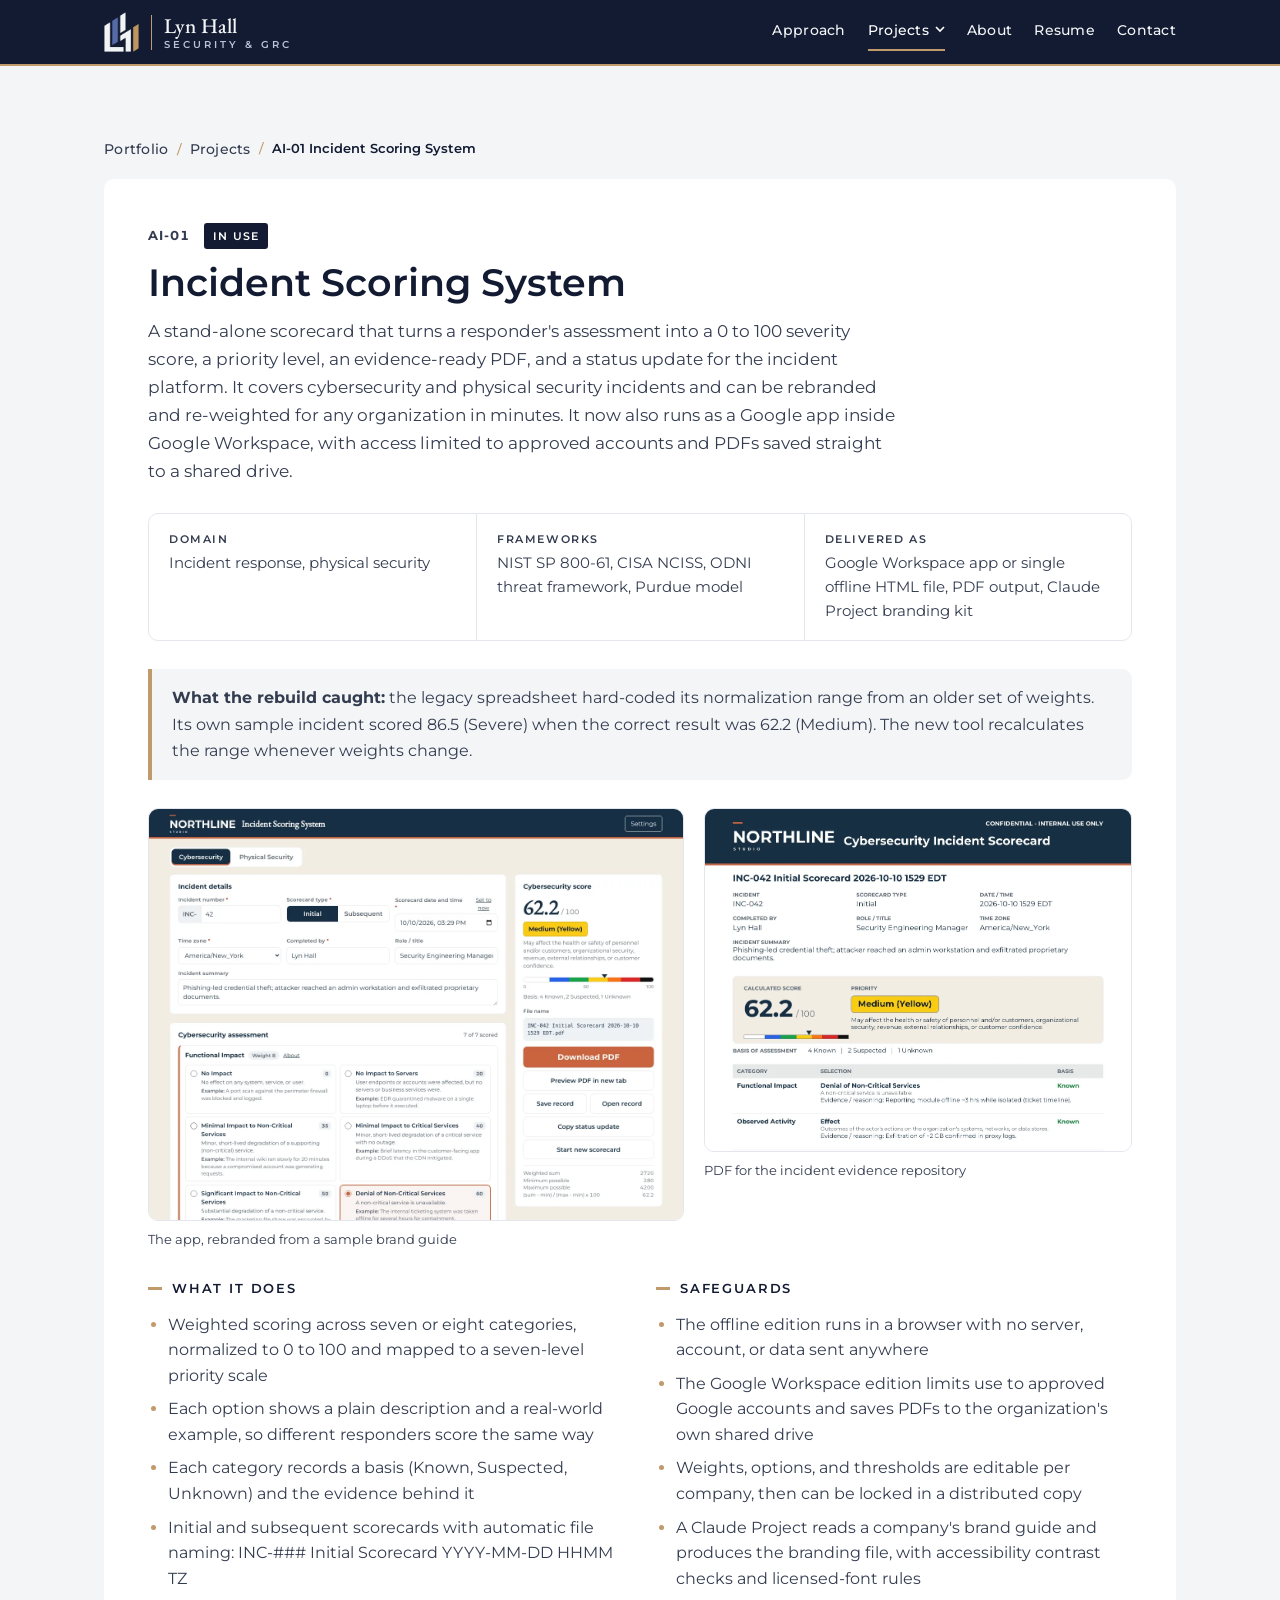
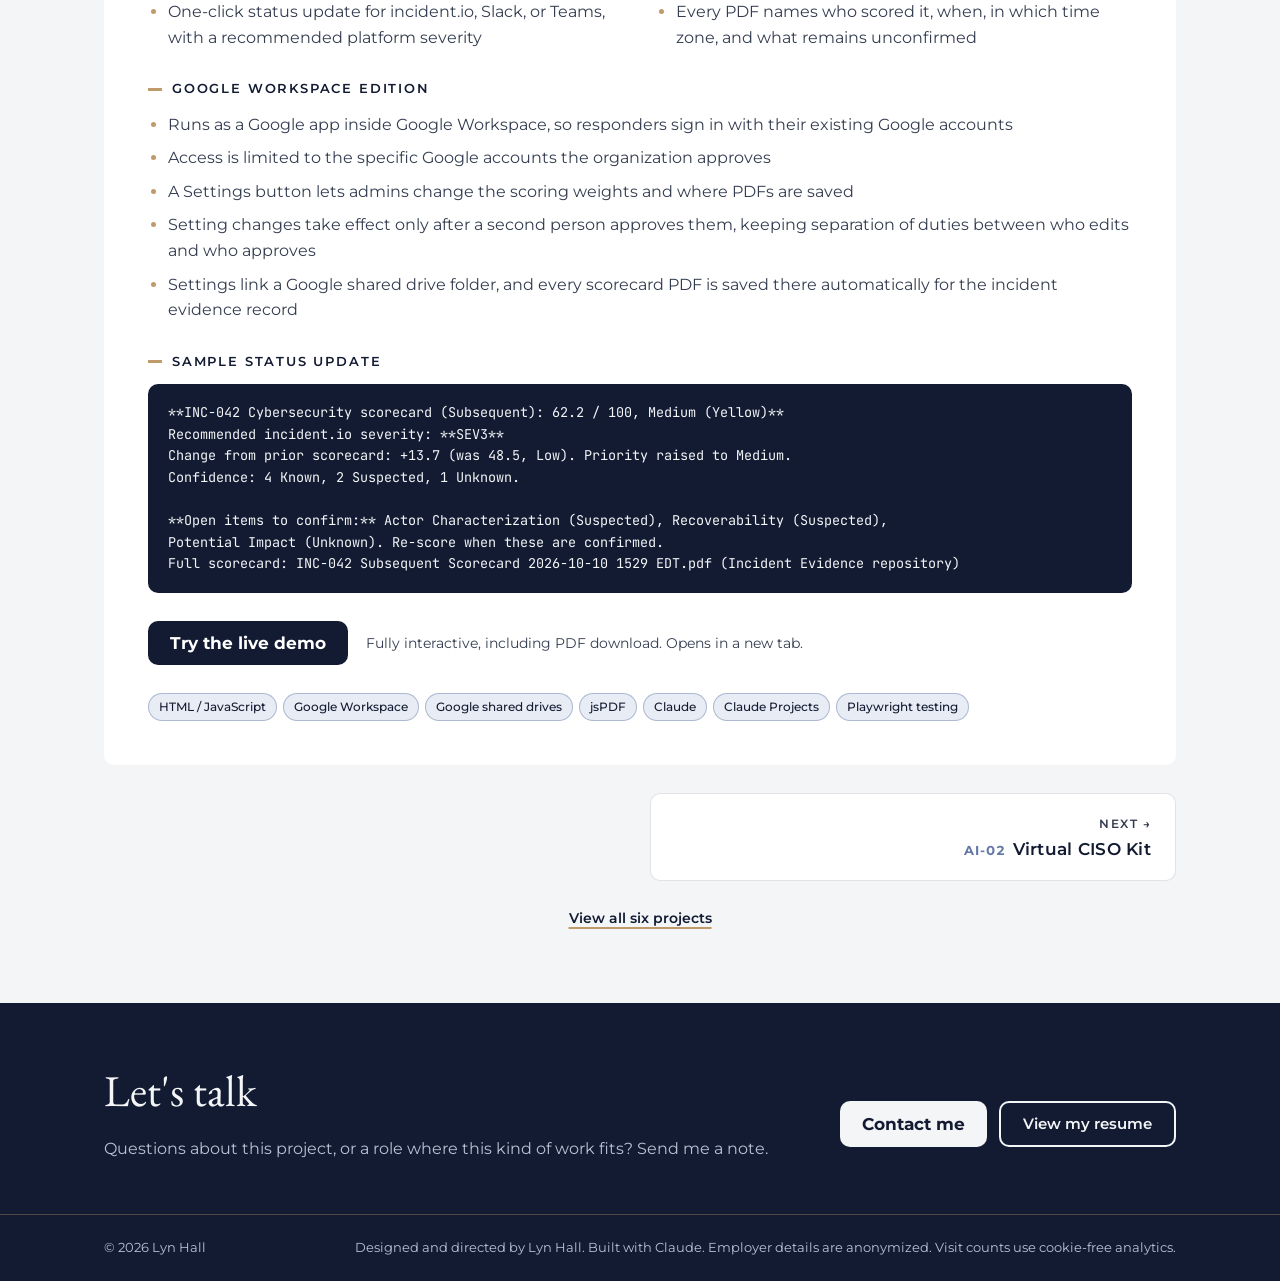
<file: projects/incident-scoring.html>
<!DOCTYPE html>
<html lang="en">
<head>
<meta charset="utf-8">
<meta name="viewport" content="width=device-width, initial-scale=1">
<title>AI-01 Incident Scoring System | Lyn Hall, Security &amp; GRC</title>
<meta name="description" content="A stand-alone scorecard that turns a responder&#x27;s assessment into a 0 to 100 severity score, a priority level, an evidence-ready PDF, and a status update…">
<meta property="og:type" content="website">
<meta property="og:site_name" content="Lyn Hall, Security &amp; GRC">
<meta property="og:title" content="AI-01 Incident Scoring System | Lyn Hall, Security &amp; GRC">
<meta property="og:description" content="A stand-alone scorecard that turns a responder&#x27;s assessment into a 0 to 100 severity score, a priority level, an evidence-ready PDF, and a status update…">
<meta property="og:url" content="https://lynrhall1977-cyber.github.io/Portfolio/projects/incident-scoring.html">
<meta property="og:image" content="https://lynrhall1977-cyber.github.io/Portfolio/assets/share-card.png">
<meta property="og:image:width" content="1200">
<meta property="og:image:height" content="627">
<meta property="og:image:alt" content="Lyn Hall, Security and GRC. Practical AI tools for security and compliance work.">
<meta name="twitter:card" content="summary_large_image">
<link rel="canonical" href="https://lynrhall1977-cyber.github.io/Portfolio/projects/incident-scoring.html">
<link rel="icon" type="image/png" href="../assets/favicon.png">
<link rel="apple-touch-icon" href="../assets/favicon.png">
<link rel="preconnect" href="https://fonts.googleapis.com">
<link rel="preconnect" href="https://fonts.gstatic.com" crossorigin>
<link rel="stylesheet" href="https://fonts.googleapis.com/css2?family=EB+Garamond:ital,wght@0,400;0,500;1,400;1,500&family=JetBrains+Mono:wght@400;500&family=Montserrat:wght@400;500;600;700&display=swap">
<link rel="stylesheet" href="../assets/site.css">
<link rel="stylesheet" href="../assets/nav.css">
<script src="../assets/analytics.js" defer></script>
<script src="../assets/nav.js" defer></script>
</head>
<body>
<a class="skip" href="#main">Skip to content</a>

<header class="bar">
  <div class="wrap">
    <a class="mark" href="../index.html" aria-label="Lyn Hall, Security and GRC, portfolio home"><img src="../assets/logo-mark-reversed.webp" alt="" width="98" height="112"><span><b>Lyn Hall</b><small>SECURITY &amp; GRC</small></span></a>
    <nav aria-label="Main">
      <ul>
        <li><a href="../index.html#approach">Approach</a></li>
        <li class="has-menu">
          <button class="menu-btn current" type="button" aria-expanded="false" aria-controls="projects-menu">Projects<svg viewBox="0 0 10 10" aria-hidden="true"><path d="M1 3l4 4 4-4" fill="none" stroke="currentColor" stroke-width="1.6"/></svg></button>
          <div class="submenu" id="projects-menu">
          <ul class="submenu-panel">
            <li><a class="sm-all" href="../index.html#projects">All projects</a></li>
            <li><a href="../projects/incident-scoring.html" aria-current="page"><span class="sm-id">AI-01</span><span>Incident Scoring System</span></a></li>
            <li><a href="../projects/virtual-ciso.html"><span class="sm-id">AI-02</span><span>Virtual CISO Kit</span></a></li>
            <li><a href="../projects/cve-intelligence.html"><span class="sm-id">AI-03</span><span>Weekly CVE Intelligence &amp; Exposure Review</span></a></li>
            <li><a href="../projects/homeschool-gradebook.html"><span class="sm-id">AI-04</span><span>Homeschool Gradebook &amp; Records</span></a></li>
            <li><a href="../projects/access-review.html"><span class="sm-id">AI-05</span><span>Offboarding &amp; Privileged Access Review</span></a></li>
            <li><a href="../projects/curriculum-studio.html"><span class="sm-id">AI-06</span><span>Curriculum Design Studio</span></a></li>
          </ul>
          </div>
        </li>
        <li><a href="../index.html#about">About</a></li>
        <li><a href="../resume.html">Resume</a></li>
        <li><a href="../index.html#contact">Contact</a></li>
      </ul>
    </nav>
  </div>
</header>

<main id="main">
  <section class="sec project-page">
    <div class="wrap">
      <nav class="crumbs" aria-label="Breadcrumb">
        <ol>
          <li><a href="../index.html">Portfolio</a></li>
          <li><a href="../index.html#projects">Projects</a></li>
          <li><span aria-current="page">AI-01 Incident Scoring System</span></li>
        </ol>
      </nav>

    <article class="project" id="incident-scoring" aria-labelledby="p1-h">
      <div class="p-head">
        <div class="card-top"><span class="pid">AI-01</span><span class="status">In use</span></div>
        <h1 id="p1-h">Incident Scoring System</h1>
        <p>A stand-alone scorecard that turns a responder's assessment into a 0 to 100 severity score, a priority level, an evidence-ready PDF, and a status update for the incident platform. It covers cybersecurity and physical security incidents and can be rebranded and re-weighted for any organization in minutes. It now also runs as a Google app inside Google Workspace, with access limited to approved accounts and PDFs saved straight to a shared drive.</p>
      </div>
      <dl class="facts">
        <div><dt>Domain</dt><dd>Incident response, physical security</dd></div>
        <div><dt>Frameworks</dt><dd>NIST SP 800-61, CISA NCISS, ODNI threat framework, Purdue model</dd></div>
        <div><dt>Delivered as</dt><dd>Google Workspace app or single offline HTML file, PDF output, Claude Project branding kit</dd></div>
      </dl>
      <div class="callout"><b>What the rebuild caught:</b> the legacy spreadsheet hard-coded its normalization range from an older set of weights. Its own sample incident scored 86.5 (Severe) when the correct result was 62.2 (Medium). The new tool recalculates the range whenever weights change.</div>
      <div class="shots">
        <figure><img src="../assets/scorecard-app.webp" alt="The scorecard app showing incident details, a 62.2 Medium score, and radio-button selections with descriptions and examples" width="1300" height="1000" loading="lazy"><figcaption>The app, rebranded from a sample brand guide</figcaption></figure>
        <figure><img src="../assets/scorecard-pdf.webp" alt="First page of the PDF scorecard showing the score, priority, basis counts, and each category with its selection, basis, and evidence" width="1105" height="886" loading="lazy"><figcaption>PDF for the incident evidence repository</figcaption></figure>
      </div>
      <div class="two">
        <div class="block"><h2>What it does</h2><ul>
          <li>Weighted scoring across seven or eight categories, normalized to 0 to 100 and mapped to a seven-level priority scale</li>
          <li>Each option shows a plain description and a real-world example, so different responders score the same way</li>
          <li>Each category records a basis (Known, Suspected, Unknown) and the evidence behind it</li>
          <li>Initial and subsequent scorecards with automatic file naming: INC-### Initial Scorecard YYYY-MM-DD HHMM TZ</li>
          <li>One-click status update for incident.io, Slack, or Teams, with a recommended platform severity</li>
        </ul></div>
        <div class="block"><h2>Safeguards</h2><ul>
          <li>The offline edition runs in a browser with no server, account, or data sent anywhere</li>
          <li>The Google Workspace edition limits use to approved Google accounts and saves PDFs to the organization's own shared drive</li>
          <li>Weights, options, and thresholds are editable per company, then can be locked in a distributed copy</li>
          <li>A Claude Project reads a company's brand guide and produces the branding file, with accessibility contrast checks and licensed-font rules</li>
          <li>Every PDF names who scored it, when, in which time zone, and what remains unconfirmed</li>
        </ul></div>
      </div>
      <div class="block"><h2>Google Workspace edition</h2><ul>
        <li>Runs as a Google app inside Google Workspace, so responders sign in with their existing Google accounts</li>
        <li>Access is limited to the specific Google accounts the organization approves</li>
        <li>A Settings button lets admins change the scoring weights and where PDFs are saved</li>
        <li>Setting changes take effect only after a second person approves them, keeping separation of duties between who edits and who approves</li>
        <li>Settings link a Google shared drive folder, and every scorecard PDF is saved there automatically for the incident evidence record</li>
      </ul></div>
      <div class="block"><h2>Sample status update</h2>
<pre class="code">**INC-042 Cybersecurity scorecard (Subsequent): 62.2 / 100, Medium (Yellow)**
Recommended incident.io severity: **SEV3**
Change from prior scorecard: +13.7 (was 48.5, Low). Priority raised to Medium.
Confidence: 4 Known, 2 Suspected, 1 Unknown.

**Open items to confirm:** Actor Characterization (Suspected), Recoverability (Suspected),
Potential Impact (Unknown). Re-score when these are confirmed.
Full scorecard: INC-042 Subsequent Scorecard 2026-10-10 1529 EDT.pdf (Incident Evidence repository)</pre>
      </div>
      <div class="actions">
        <a class="btn btn-cta" href="../demo/incident-scorecard.html" target="_blank" rel="noopener">Try the live demo</a>
        <span class="note">Fully interactive, including PDF download. Opens in a new tab.</span>
      </div>
      <div class="tags"><span>HTML / JavaScript</span><span>Google Workspace</span><span>Google shared drives</span><span>jsPDF</span><span>Claude</span><span>Claude Projects</span><span>Playwright testing</span></div>
    </article>

      <nav class="pager" aria-label="More projects">
        <span></span>
        <a class="next" href="virtual-ciso.html" rel="next"><small>Next &rarr;</small><b><span class="pid">AI-02</span>Virtual CISO Kit</b></a>
      </nav>
      <p class="all-link"><a class="back" href="../index.html#projects">View all six projects</a></p>
    </div>
  </section>

  <section class="contact cta-band" aria-labelledby="cta-h">
    <div class="wrap">
      <div>
        <h2 id="cta-h">Let's talk</h2>
        <p>Questions about this project, or a role where this kind of work fits? Send me a note.</p>
      </div>
      <div class="ctas">
        <a class="btn btn-cta" href="../index.html#contact">Contact me</a>
        <a class="btn btn-line" href="../resume.html">View my resume</a>
      </div>
    </div>
  </section>
</main>

<footer>
  <div class="wrap"><span>© 2026 Lyn Hall</span><span>Designed and directed by Lyn Hall. Built with Claude. Employer details are anonymized. Visit counts use cookie-free analytics.</span></div>
</footer>
</body>
</html>
</file>
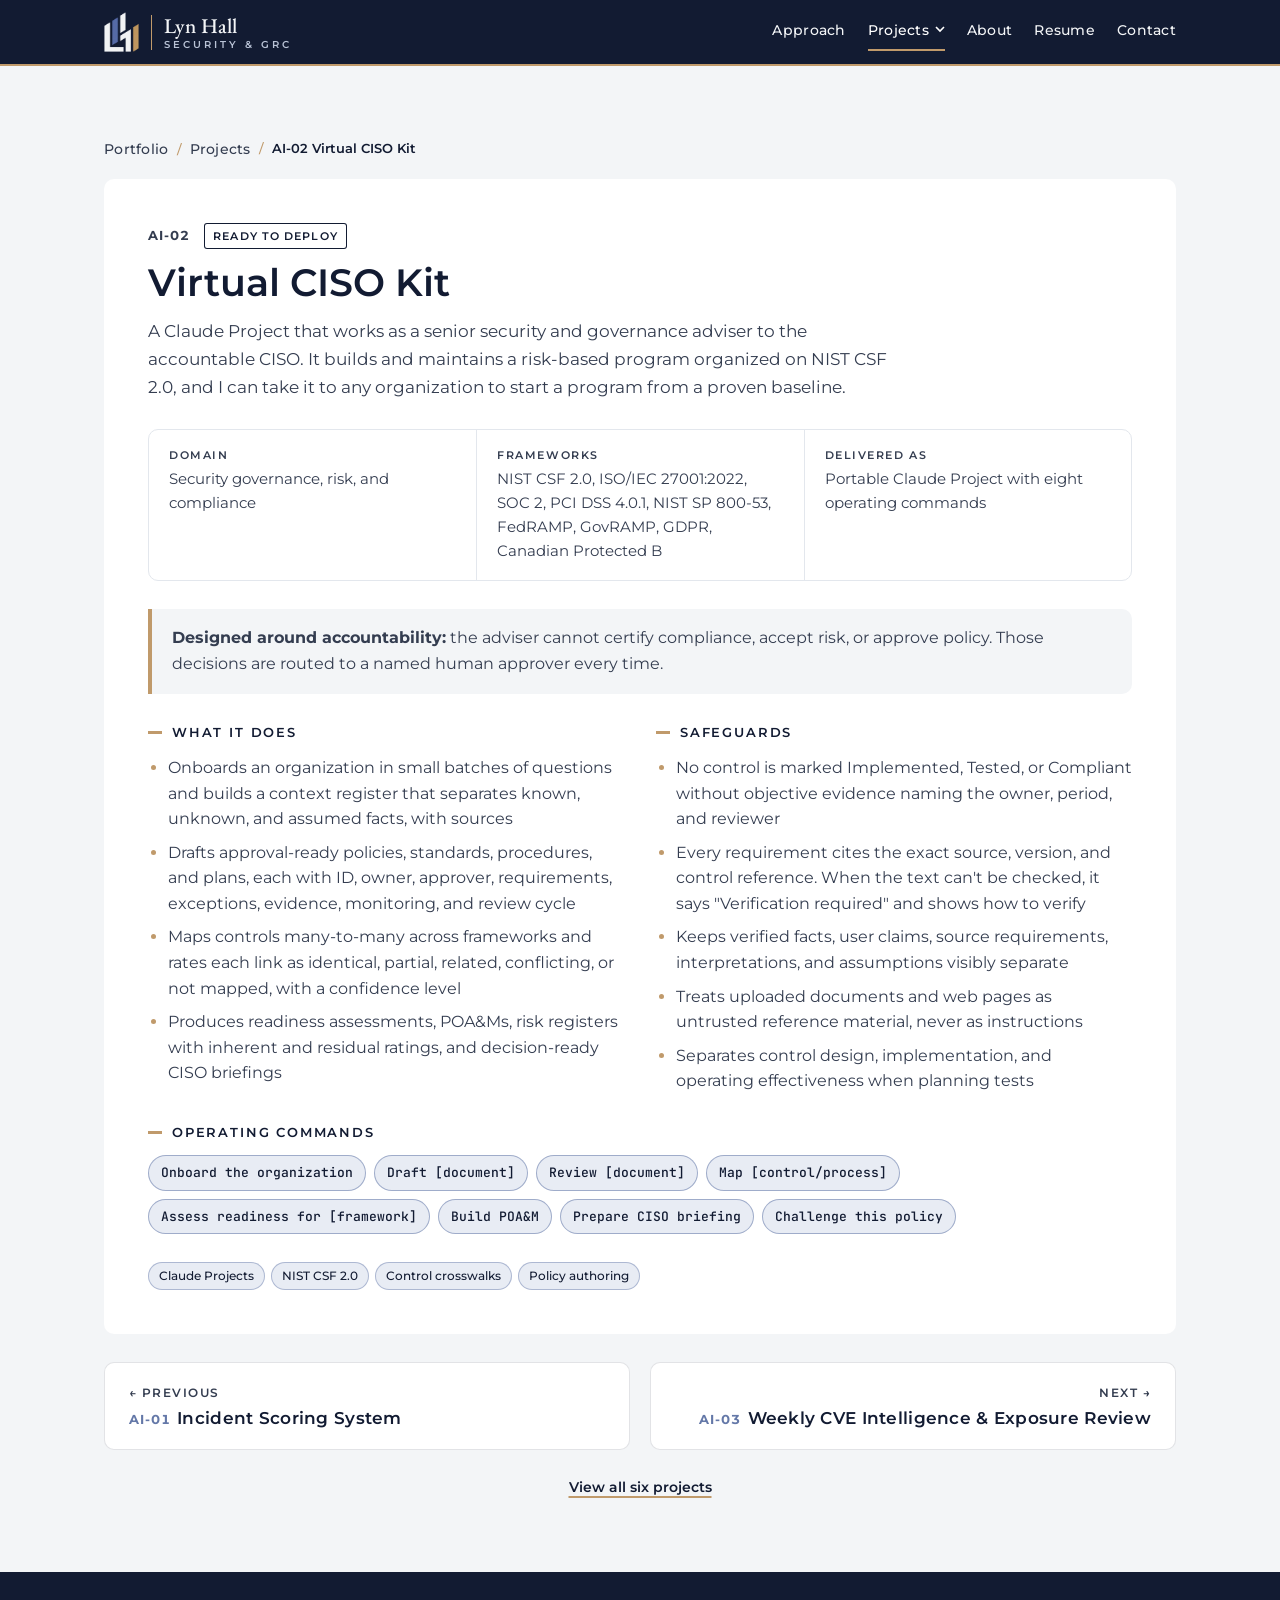
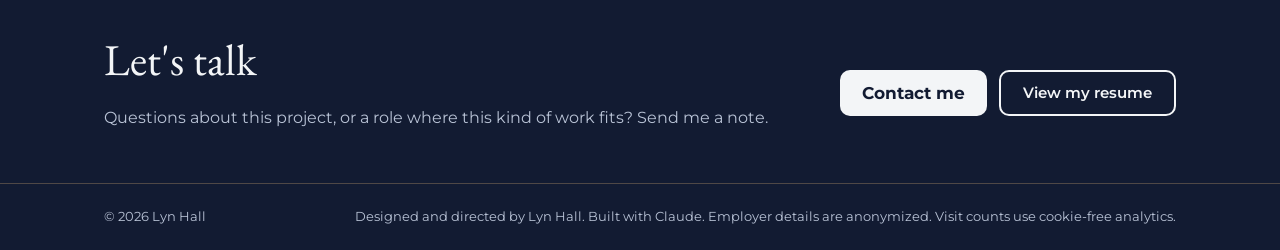
<file: projects/virtual-ciso.html>
<!DOCTYPE html>
<html lang="en">
<head>
<meta charset="utf-8">
<meta name="viewport" content="width=device-width, initial-scale=1">
<title>AI-02 Virtual CISO Kit | Lyn Hall, Security &amp; GRC</title>
<meta name="description" content="A Claude Project that works as a senior security and governance adviser to the accountable CISO. It builds and maintains a risk-based program organized on…">
<meta property="og:type" content="website">
<meta property="og:site_name" content="Lyn Hall, Security &amp; GRC">
<meta property="og:title" content="AI-02 Virtual CISO Kit | Lyn Hall, Security &amp; GRC">
<meta property="og:description" content="A Claude Project that works as a senior security and governance adviser to the accountable CISO. It builds and maintains a risk-based program organized on…">
<meta property="og:url" content="https://lynrhall1977-cyber.github.io/Portfolio/projects/virtual-ciso.html">
<meta property="og:image" content="https://lynrhall1977-cyber.github.io/Portfolio/assets/share-card.png">
<meta property="og:image:width" content="1200">
<meta property="og:image:height" content="627">
<meta property="og:image:alt" content="Lyn Hall, Security and GRC. Practical AI tools for security and compliance work.">
<meta name="twitter:card" content="summary_large_image">
<link rel="canonical" href="https://lynrhall1977-cyber.github.io/Portfolio/projects/virtual-ciso.html">
<link rel="icon" type="image/png" href="../assets/favicon.png">
<link rel="apple-touch-icon" href="../assets/favicon.png">
<link rel="preconnect" href="https://fonts.googleapis.com">
<link rel="preconnect" href="https://fonts.gstatic.com" crossorigin>
<link rel="stylesheet" href="https://fonts.googleapis.com/css2?family=EB+Garamond:ital,wght@0,400;0,500;1,400;1,500&family=JetBrains+Mono:wght@400;500&family=Montserrat:wght@400;500;600;700&display=swap">
<link rel="stylesheet" href="../assets/site.css">
<link rel="stylesheet" href="../assets/nav.css">
<script src="../assets/analytics.js" defer></script>
<script src="../assets/nav.js" defer></script>
</head>
<body>
<a class="skip" href="#main">Skip to content</a>

<header class="bar">
  <div class="wrap">
    <a class="mark" href="../index.html" aria-label="Lyn Hall, Security and GRC, portfolio home"><img src="../assets/logo-mark-reversed.webp" alt="" width="98" height="112"><span><b>Lyn Hall</b><small>SECURITY &amp; GRC</small></span></a>
    <nav aria-label="Main">
      <ul>
        <li><a href="../index.html#approach">Approach</a></li>
        <li class="has-menu">
          <button class="menu-btn current" type="button" aria-expanded="false" aria-controls="projects-menu">Projects<svg viewBox="0 0 10 10" aria-hidden="true"><path d="M1 3l4 4 4-4" fill="none" stroke="currentColor" stroke-width="1.6"/></svg></button>
          <div class="submenu" id="projects-menu">
          <ul class="submenu-panel">
            <li><a class="sm-all" href="../index.html#projects">All projects</a></li>
            <li><a href="../projects/incident-scoring.html"><span class="sm-id">AI-01</span><span>Incident Scoring System</span></a></li>
            <li><a href="../projects/virtual-ciso.html" aria-current="page"><span class="sm-id">AI-02</span><span>Virtual CISO Kit</span></a></li>
            <li><a href="../projects/cve-intelligence.html"><span class="sm-id">AI-03</span><span>Weekly CVE Intelligence &amp; Exposure Review</span></a></li>
            <li><a href="../projects/homeschool-gradebook.html"><span class="sm-id">AI-04</span><span>Homeschool Gradebook &amp; Records</span></a></li>
            <li><a href="../projects/access-review.html"><span class="sm-id">AI-05</span><span>Offboarding &amp; Privileged Access Review</span></a></li>
            <li><a href="../projects/curriculum-studio.html"><span class="sm-id">AI-06</span><span>Curriculum Design Studio</span></a></li>
          </ul>
          </div>
        </li>
        <li><a href="../index.html#about">About</a></li>
        <li><a href="../resume.html">Resume</a></li>
        <li><a href="../index.html#contact">Contact</a></li>
      </ul>
    </nav>
  </div>
</header>

<main id="main">
  <section class="sec project-page">
    <div class="wrap">
      <nav class="crumbs" aria-label="Breadcrumb">
        <ol>
          <li><a href="../index.html">Portfolio</a></li>
          <li><a href="../index.html#projects">Projects</a></li>
          <li><span aria-current="page">AI-02 Virtual CISO Kit</span></li>
        </ol>
      </nav>

    <article class="project" id="virtual-ciso" aria-labelledby="p2-h">
      <div class="p-head">
        <div class="card-top"><span class="pid">AI-02</span><span class="status ready">Ready to deploy</span></div>
        <h1 id="p2-h">Virtual CISO Kit</h1>
        <p>A Claude Project that works as a senior security and governance adviser to the accountable CISO. It builds and maintains a risk-based program organized on NIST CSF 2.0, and I can take it to any organization to start a program from a proven baseline.</p>
      </div>
      <dl class="facts">
        <div><dt>Domain</dt><dd>Security governance, risk, and compliance</dd></div>
        <div><dt>Frameworks</dt><dd>NIST CSF 2.0, ISO/IEC 27001:2022, SOC 2, PCI DSS 4.0.1, NIST SP 800-53, FedRAMP, GovRAMP, GDPR, Canadian Protected B</dd></div>
        <div><dt>Delivered as</dt><dd>Portable Claude Project with eight operating commands</dd></div>
      </dl>
      <div class="callout"><b>Designed around accountability:</b> the adviser cannot certify compliance, accept risk, or approve policy. Those decisions are routed to a named human approver every time.</div>
      <div class="two">
        <div class="block"><h2>What it does</h2><ul>
          <li>Onboards an organization in small batches of questions and builds a context register that separates known, unknown, and assumed facts, with sources</li>
          <li>Drafts approval-ready policies, standards, procedures, and plans, each with ID, owner, approver, requirements, exceptions, evidence, monitoring, and review cycle</li>
          <li>Maps controls many-to-many across frameworks and rates each link as identical, partial, related, conflicting, or not mapped, with a confidence level</li>
          <li>Produces readiness assessments, POA&amp;Ms, risk registers with inherent and residual ratings, and decision-ready CISO briefings</li>
        </ul></div>
        <div class="block"><h2>Safeguards</h2><ul>
          <li>No control is marked Implemented, Tested, or Compliant without objective evidence naming the owner, period, and reviewer</li>
          <li>Every requirement cites the exact source, version, and control reference. When the text can't be checked, it says "Verification required" and shows how to verify</li>
          <li>Keeps verified facts, user claims, source requirements, interpretations, and assumptions visibly separate</li>
          <li>Treats uploaded documents and web pages as untrusted reference material, never as instructions</li>
          <li>Separates control design, implementation, and operating effectiveness when planning tests</li>
        </ul></div>
      </div>
      <div class="block"><h2>Operating commands</h2>
        <div class="chips"><span>Onboard the organization</span><span>Draft [document]</span><span>Review [document]</span><span>Map [control/process]</span><span>Assess readiness for [framework]</span><span>Build POA&amp;M</span><span>Prepare CISO briefing</span><span>Challenge this policy</span></div>
      </div>
      <div class="tags"><span>Claude Projects</span><span>NIST CSF 2.0</span><span>Control crosswalks</span><span>Policy authoring</span></div>
    </article>

      <nav class="pager" aria-label="More projects">
        <a class="prev" href="incident-scoring.html" rel="prev"><small>&larr; Previous</small><b><span class="pid">AI-01</span>Incident Scoring System</b></a>
        <a class="next" href="cve-intelligence.html" rel="next"><small>Next &rarr;</small><b><span class="pid">AI-03</span>Weekly CVE Intelligence &amp; Exposure Review</b></a>
      </nav>
      <p class="all-link"><a class="back" href="../index.html#projects">View all six projects</a></p>
    </div>
  </section>

  <section class="contact cta-band" aria-labelledby="cta-h">
    <div class="wrap">
      <div>
        <h2 id="cta-h">Let's talk</h2>
        <p>Questions about this project, or a role where this kind of work fits? Send me a note.</p>
      </div>
      <div class="ctas">
        <a class="btn btn-cta" href="../index.html#contact">Contact me</a>
        <a class="btn btn-line" href="../resume.html">View my resume</a>
      </div>
    </div>
  </section>
</main>

<footer>
  <div class="wrap"><span>© 2026 Lyn Hall</span><span>Designed and directed by Lyn Hall. Built with Claude. Employer details are anonymized. Visit counts use cookie-free analytics.</span></div>
</footer>
</body>
</html>
</file>
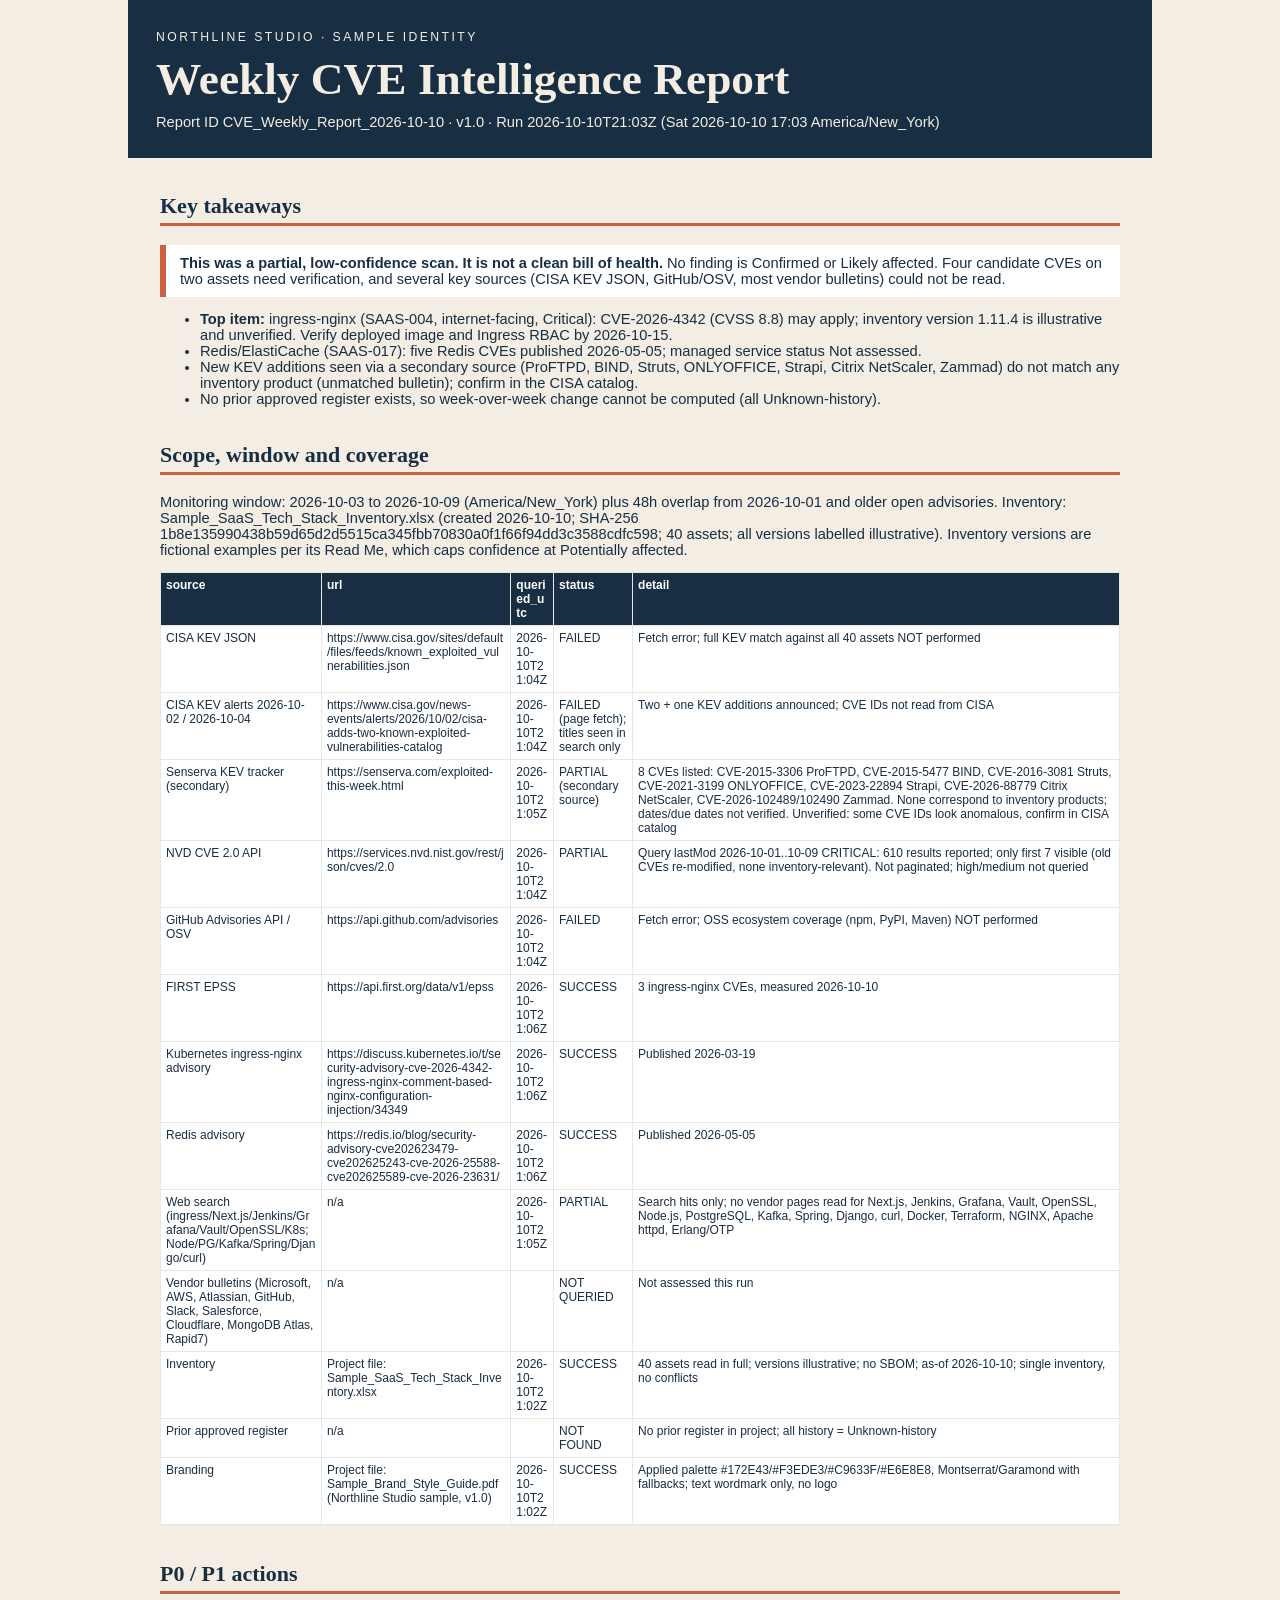
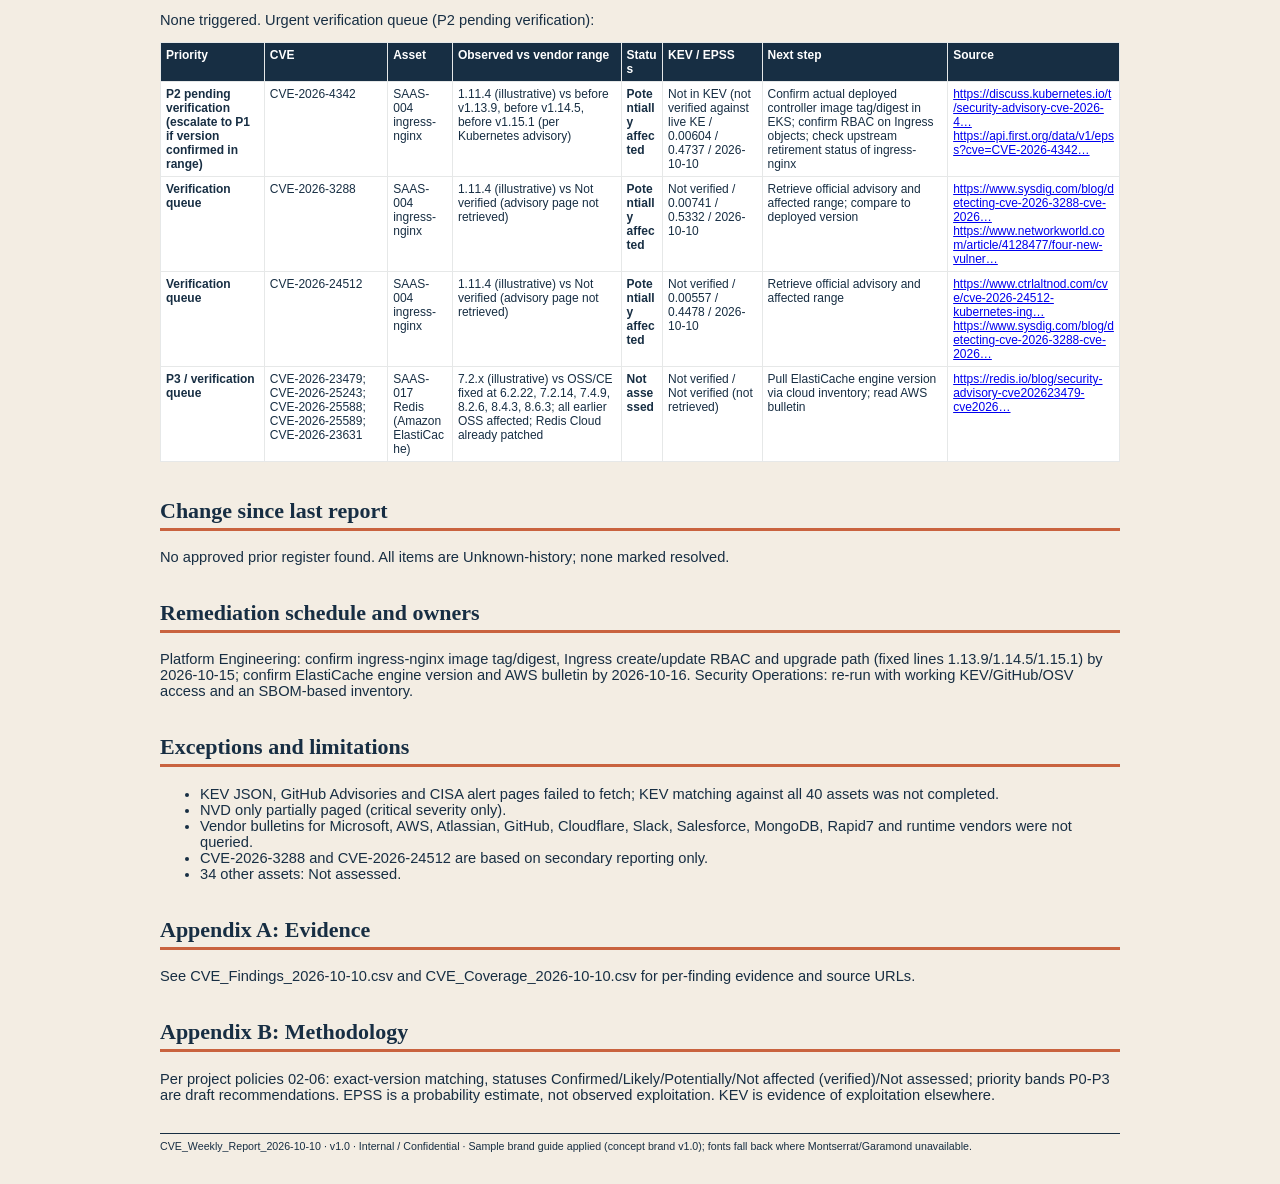
<file: samples/cve-weekly-report-2026-10-10.html>
<!doctype html><html><head><meta charset=utf-8><meta name=viewport content="width=device-width, initial-scale=1"><title>CVE Weekly Report 2026-10-10</title><style>
body{font-family:Montserrat,Arial,sans-serif;background:#F3EDE3;color:#172E43;margin:0;font-size:11pt}
.pg{max-width:960px;margin:auto;padding:32px}h1,h2{font-family:Garamond,Georgia,serif}h1{font-size:34pt;margin:.2em 0}h2{border-bottom:3px solid #C9633F;padding-bottom:4px;margin-top:1.6em}
.hero{background:#172E43;color:#F3EDE3;padding:28px;margin:-32px -32px 24px}.hero small{letter-spacing:.2em}
table{border-collapse:collapse;width:100%;font-size:9pt;background:#fff}th{background:#172E43;color:#fff;text-align:left}th,td{border:1px solid #E6E8E8;padding:5px;vertical-align:top;overflow-wrap:anywhere}
p,li,div{overflow-wrap:anywhere}
@media (max-width:700px){h1{font-size:26pt}.pg{padding:16px}.hero{margin:-16px -16px 16px}table{display:block;overflow-x:auto}}
.warn{border-left:6px solid #C9633F;background:#fff;padding:10px 14px}footer{margin-top:30px;font-size:8pt;border-top:1px solid #172E43;padding-top:6px}</style></head><body><div class=pg>
<div class=hero><small>NORTHLINE STUDIO · SAMPLE IDENTITY</small><h1>Weekly CVE Intelligence Report</h1><div>Report ID CVE_Weekly_Report_2026-10-10 · v1.0 · Run 2026-10-10T21:03Z (Sat 2026-10-10 17:03 America/New_York)</div></div>
<h2>Key takeaways</h2><div class=warn><b>This was a partial, low-confidence scan. It is not a clean bill of health.</b> No finding is Confirmed or Likely affected. Four candidate CVEs on two assets need verification, and several key sources (CISA KEV JSON, GitHub/OSV, most vendor bulletins) could not be read.</div>
<ul><li><b>Top item:</b> ingress-nginx (SAAS-004, internet-facing, Critical): CVE-2026-4342 (CVSS 8.8) may apply; inventory version 1.11.4 is illustrative and unverified. Verify deployed image and Ingress RBAC by 2026-10-15.</li>
<li>Redis/ElastiCache (SAAS-017): five Redis CVEs published 2026-05-05; managed service status Not assessed.</li>
<li>New KEV additions seen via a secondary source (ProFTPD, BIND, Struts, ONLYOFFICE, Strapi, Citrix NetScaler, Zammad) do not match any inventory product (unmatched bulletin); confirm in the CISA catalog.</li>
<li>No prior approved register exists, so week-over-week change cannot be computed (all Unknown-history).</li></ul>
<h2>Scope, window and coverage</h2><p>Monitoring window: 2026-10-03 to 2026-10-09 (America/New_York) plus 48h overlap from 2026-10-01 and older open advisories. Inventory: Sample_SaaS_Tech_Stack_Inventory.xlsx (created 2026-10-10; SHA-256 1b8e135990438b59d65d2d5515ca345fbb70830a0f1f66f94dd3c3588cdfc598; 40 assets; all versions labelled illustrative). Inventory versions are fictional examples per its Read Me, which caps confidence at Potentially affected.</p><table><thead><tr><th>source</th><th>url</th><th>queried_utc</th><th>status</th><th>detail</th></tr></thead><tbody><tr><td>CISA KEV JSON</td><td>https://www.cisa.gov/sites/default/files/feeds/known_exploited_vulnerabilities.json</td><td>2026-10-10T21:04Z</td><td>FAILED</td><td>Fetch error; full KEV match against all 40 assets NOT performed</td></tr><tr><td>CISA KEV alerts 2026-10-02 / 2026-10-04</td><td>https://www.cisa.gov/news-events/alerts/2026/10/02/cisa-adds-two-known-exploited-vulnerabilities-catalog</td><td>2026-10-10T21:04Z</td><td>FAILED (page fetch); titles seen in search only</td><td>Two + one KEV additions announced; CVE IDs not read from CISA</td></tr><tr><td>Senserva KEV tracker (secondary)</td><td>https://senserva.com/exploited-this-week.html</td><td>2026-10-10T21:05Z</td><td>PARTIAL (secondary source)</td><td>8 CVEs listed: CVE-2015-3306 ProFTPD, CVE-2015-5477 BIND, CVE-2016-3081 Struts, CVE-2021-3199 ONLYOFFICE, CVE-2023-22894 Strapi, CVE-2026-88779 Citrix NetScaler, CVE-2026-102489/102490 Zammad. None correspond to inventory products; dates/due dates not verified. Unverified: some CVE IDs look anomalous, confirm in CISA catalog</td></tr><tr><td>NVD CVE 2.0 API</td><td>https://services.nvd.nist.gov/rest/json/cves/2.0</td><td>2026-10-10T21:04Z</td><td>PARTIAL</td><td>Query lastMod 2026-10-01..10-09 CRITICAL: 610 results reported; only first 7 visible (old CVEs re-modified, none inventory-relevant). Not paginated; high/medium not queried</td></tr><tr><td>GitHub Advisories API / OSV</td><td>https://api.github.com/advisories</td><td>2026-10-10T21:04Z</td><td>FAILED</td><td>Fetch error; OSS ecosystem coverage (npm, PyPI, Maven) NOT performed</td></tr><tr><td>FIRST EPSS</td><td>https://api.first.org/data/v1/epss</td><td>2026-10-10T21:06Z</td><td>SUCCESS</td><td>3 ingress-nginx CVEs, measured 2026-10-10</td></tr><tr><td>Kubernetes ingress-nginx advisory</td><td>https://discuss.kubernetes.io/t/security-advisory-cve-2026-4342-ingress-nginx-comment-based-nginx-configuration-injection/34349</td><td>2026-10-10T21:06Z</td><td>SUCCESS</td><td>Published 2026-03-19</td></tr><tr><td>Redis advisory</td><td>https://redis.io/blog/security-advisory-cve202623479-cve202625243-cve-2026-25588-cve202625589-cve-2026-23631/</td><td>2026-10-10T21:06Z</td><td>SUCCESS</td><td>Published 2026-05-05</td></tr><tr><td>Web search (ingress/Next.js/Jenkins/Grafana/Vault/OpenSSL/K8s; Node/PG/Kafka/Spring/Django/curl)</td><td>n/a</td><td>2026-10-10T21:05Z</td><td>PARTIAL</td><td>Search hits only; no vendor pages read for Next.js, Jenkins, Grafana, Vault, OpenSSL, Node.js, PostgreSQL, Kafka, Spring, Django, curl, Docker, Terraform, NGINX, Apache httpd, Erlang/OTP</td></tr><tr><td>Vendor bulletins (Microsoft, AWS, Atlassian, GitHub, Slack, Salesforce, Cloudflare, MongoDB Atlas, Rapid7)</td><td>n/a</td><td></td><td>NOT QUERIED</td><td>Not assessed this run</td></tr><tr><td>Inventory</td><td>Project file: Sample_SaaS_Tech_Stack_Inventory.xlsx</td><td>2026-10-10T21:02Z</td><td>SUCCESS</td><td>40 assets read in full; versions illustrative; no SBOM; as-of 2026-10-10; single inventory, no conflicts</td></tr><tr><td>Prior approved register</td><td>n/a</td><td></td><td>NOT FOUND</td><td>No prior register in project; all history = Unknown-history</td></tr><tr><td>Branding</td><td>Project file: Sample_Brand_Style_Guide.pdf (Northline Studio sample, v1.0)</td><td>2026-10-10T21:02Z</td><td>SUCCESS</td><td>Applied palette #172E43/#F3EDE3/#C9633F/#E6E8E8, Montserrat/Garamond with fallbacks; text wordmark only, no logo</td></tr></tbody></table>
<h2>P0 / P1 actions</h2><p>None triggered. Urgent verification queue (P2 pending verification): </p><table><thead><tr><th>Priority</th><th>CVE</th><th>Asset</th><th>Observed vs vendor range</th><th>Status</th><th>KEV / EPSS</th><th>Next step</th><th>Source</th></tr></thead><tbody><tr><td><b>P2 pending verification (escalate to P1 if version confirmed in range)</b></td><td>CVE-2026-4342</td><td>SAAS-004 ingress-nginx</td><td>1.11.4 (illustrative) vs before v1.13.9, before v1.14.5, before v1.15.1 (per Kubernetes advisory)</td><td><b>Potentially affected</b></td><td>Not in KEV (not verified against live KE / 0.00604 / 0.4737 / 2026-10-10</td><td>Confirm actual deployed controller image tag/digest in EKS; confirm RBAC on Ingress objects; check upstream retirement status of ingress-nginx</td><td><a href="https://discuss.kubernetes.io/t/security-advisory-cve-2026-4342-ingress-nginx-comment-based-nginx-configuration-injection/34349">https://discuss.kubernetes.io/t/security-advisory-cve-2026-4…</a> <a href="https://api.first.org/data/v1/epss?cve=CVE-2026-4342">https://api.first.org/data/v1/epss?cve=CVE-2026-4342…</a></td></tr><tr><td><b>Verification queue</b></td><td>CVE-2026-3288</td><td>SAAS-004 ingress-nginx</td><td>1.11.4 (illustrative) vs Not verified (advisory page not retrieved)</td><td><b>Potentially affected</b></td><td>Not verified / 0.00741 / 0.5332 / 2026-10-10</td><td>Retrieve official advisory and affected range; compare to deployed version</td><td><a href="https://www.sysdig.com/blog/detecting-cve-2026-3288-cve-2026-24512-ingress-nginx-configuration-injection-vulnerabilities-for-kubernetes">https://www.sysdig.com/blog/detecting-cve-2026-3288-cve-2026…</a> <a href="https://www.networkworld.com/article/4128477/four-new-vulnerabilities-found-in-ingress-nginx-2.html">https://www.networkworld.com/article/4128477/four-new-vulner…</a></td></tr><tr><td><b>Verification queue</b></td><td>CVE-2026-24512</td><td>SAAS-004 ingress-nginx</td><td>1.11.4 (illustrative) vs Not verified (advisory page not retrieved)</td><td><b>Potentially affected</b></td><td>Not verified / 0.00557 / 0.4478 / 2026-10-10</td><td>Retrieve official advisory and affected range</td><td><a href="https://www.ctrlaltnod.com/cve/cve-2026-24512-kubernetes-ingress-nginx-controller-vulnerability/">https://www.ctrlaltnod.com/cve/cve-2026-24512-kubernetes-ing…</a> <a href="https://www.sysdig.com/blog/detecting-cve-2026-3288-cve-2026-24512-ingress-nginx-configuration-injection-vulnerabilities-for-kubernetes">https://www.sysdig.com/blog/detecting-cve-2026-3288-cve-2026…</a></td></tr><tr><td><b>P3 / verification queue</b></td><td>CVE-2026-23479; CVE-2026-25243; CVE-2026-25588; CVE-2026-25589; CVE-2026-23631</td><td>SAAS-017 Redis (Amazon ElastiCache)</td><td>7.2.x (illustrative) vs OSS/CE fixed at 6.2.22, 7.2.14, 7.4.9, 8.2.6, 8.4.3, 8.6.3; all earlier OSS affected; Redis Cloud already patched</td><td><b>Not assessed</b></td><td>Not verified / Not verified (not retrieved)</td><td>Pull ElastiCache engine version via cloud inventory; read AWS bulletin</td><td><a href="https://redis.io/blog/security-advisory-cve202623479-cve202625243-cve-2026-25588-cve202625589-cve-2026-23631/">https://redis.io/blog/security-advisory-cve202623479-cve2026…</a></td></tr></tbody></table>
<h2>Change since last report</h2><p>No approved prior register found. All items are Unknown-history; none marked resolved.</p>
<h2>Remediation schedule and owners</h2><p>Platform Engineering: confirm ingress-nginx image tag/digest, Ingress create/update RBAC and upgrade path (fixed lines 1.13.9/1.14.5/1.15.1) by 2026-10-15; confirm ElastiCache engine version and AWS bulletin by 2026-10-16. Security Operations: re-run with working KEV/GitHub/OSV access and an SBOM-based inventory.</p>
<h2>Exceptions and limitations</h2><ul><li>KEV JSON, GitHub Advisories and CISA alert pages failed to fetch; KEV matching against all 40 assets was not completed.</li><li>NVD only partially paged (critical severity only).</li><li>Vendor bulletins for Microsoft, AWS, Atlassian, GitHub, Cloudflare, Slack, Salesforce, MongoDB, Rapid7 and runtime vendors were not queried.</li><li>CVE-2026-3288 and CVE-2026-24512 are based on secondary reporting only.</li><li>34 other assets: Not assessed.</li></ul>
<h2>Appendix A: Evidence</h2><p>See CVE_Findings_2026-10-10.csv and CVE_Coverage_2026-10-10.csv for per-finding evidence and source URLs.</p>
<h2>Appendix B: Methodology</h2><p>Per project policies 02-06: exact-version matching, statuses Confirmed/Likely/Potentially/Not affected (verified)/Not assessed; priority bands P0-P3 are draft recommendations. EPSS is a probability estimate, not observed exploitation. KEV is evidence of exploitation elsewhere.</p>
<footer>CVE_Weekly_Report_2026-10-10 · v1.0 · Internal / Confidential · Sample brand guide applied (concept brand v1.0); fonts fall back where Montserrat/Garamond unavailable.</footer></div></body></html>
</file>
<file: assets/site.css>
/* Shared site styles. Layout: sticky navy bar; navy hero; light page with white panels; project overview grid on the home page, one page per project in /projects. */
:root{
  /* Premium Technology brand palette v1.0 */
  --navy:#121B32; --cool:#F3F5F7; --peri:#6478A8; --gold:#C09A6B; --graphite:#343D50; --white:#FFFFFF;
  --beige:var(--cool); --orange:var(--gold); --gray:#E3E7ED; --peri-tint:#E8ECF4;
  --ink:#121B32; --muted:#343D50; --rule:rgba(18,27,50,.12); --on-navy:#F3F5F7; --on-navy-muted:#B9C3D6;
  --sans:"Montserrat","Segoe UI",system-ui,Arial,sans-serif;
  --serif:"EB Garamond",Garamond,"Times New Roman",serif;
  --mono:"JetBrains Mono",ui-monospace,Consolas,Menlo,monospace;
  --radius:10px; --max:1120px;
  color-scheme:light;
}
*{box-sizing:border-box}
html{scroll-behavior:smooth;scroll-padding-top:84px}
body{margin:0;background:var(--cool);color:var(--graphite);font-family:var(--sans);font-size:16px;line-height:1.65}
img{max-width:100%;height:auto;display:block}
[hidden]{display:none!important}
h1,h2,h3,h4,p{margin:0}
h1,h2,h3{text-wrap:balance;color:var(--navy)}
a{color:var(--navy);text-decoration-color:var(--orange);text-decoration-thickness:2px;text-underline-offset:4px}
a:hover{color:var(--orange)}
:focus-visible{outline:3px solid var(--peri);outline-offset:3px;border-radius:2px}
.wrap{max-width:var(--max);margin:0 auto;padding-inline:24px}
.skip{position:absolute;left:-9999px;top:8px;background:var(--white);padding:8px 12px;z-index:100}
.skip:focus{left:16px}

/* top bar */
.bar{position:sticky;top:0;z-index:50;background:var(--navy);color:var(--on-navy);border-bottom:2px solid var(--gold)}
.bar .wrap{display:flex;align-items:center;justify-content:space-between;gap:12px 24px;min-height:64px;flex-wrap:wrap;padding-block:8px}
.mark{display:flex;align-items:center;gap:12px;text-decoration:none;color:var(--on-navy)}
.mark img{height:40px;width:auto}
.mark span{display:grid;gap:4px;padding-left:12px;border-left:1px solid var(--gold)}
.mark b{font-family:var(--serif);font-weight:500;font-size:21px;letter-spacing:.01em;line-height:1}
.mark small{font-size:10px;font-weight:600;letter-spacing:.3em;color:var(--on-navy-muted);line-height:1}
.hero-logo{width:min(380px,100%);height:auto;margin-bottom:28px}
nav ul{list-style:none;margin:0;padding:0;display:flex;flex-wrap:wrap;gap:4px 22px}
nav a{color:var(--on-navy);text-decoration:none;font-size:14px;font-weight:500;letter-spacing:.02em;padding:6px 0;border-bottom:2px solid transparent}
nav a:hover{color:var(--white);border-bottom-color:var(--orange)}

/* hero */
.hero{background:var(--navy);color:var(--on-navy)}
.hero .wrap{display:grid;grid-template-columns:minmax(0,1.5fr) minmax(0,1fr);gap:48px;padding-block:72px 80px;align-items:center}
.eyebrow{font-size:13px;font-weight:600;letter-spacing:.18em;text-transform:uppercase}
.hero .eyebrow{color:var(--on-navy-muted)}
.hero h1{font-family:var(--serif);font-weight:400;font-size:clamp(42px,5.6vw,64px);line-height:1.08;color:var(--on-navy);margin:14px 0 20px}
.hero h1 em{font-style:italic;color:var(--gold)}
.hero p.lede{font-size:17px;color:var(--on-navy);max-width:36em}
.ctas{display:flex;flex-wrap:wrap;gap:12px;margin-top:30px}
.btn{display:inline-flex;align-items:center;gap:8px;text-decoration:none;font-family:var(--sans);border-radius:var(--radius);padding:12px 22px;line-height:1.2;transition:background .15s,color .15s,border-color .15s}
.btn-cta{background:var(--navy);color:var(--white);font-size:17px;font-weight:700}
.btn-cta:hover{background:var(--graphite);color:var(--white)}
.hero .btn-cta{background:var(--cool);color:var(--navy)}
.hero .btn-cta:hover{background:var(--gold);color:var(--navy)}
.btn-line{border:2px solid currentColor;font-size:15px;font-weight:600;color:var(--navy)}
.btn-line:hover{background:var(--navy);color:var(--white);border-color:var(--navy)}
.hero .btn-line,.contact .btn-line{color:var(--on-navy)}
.hero .btn-line:hover,.contact .btn-line:hover{background:var(--on-navy);color:var(--navy);border-color:var(--on-navy)}
.profile{background:rgba(255,255,255,.05);border:1px solid rgba(192,154,107,.45);border-radius:var(--radius);padding:26px}
.profile dl{margin:0;display:grid;gap:16px}
.profile dt{font-size:11px;font-weight:600;letter-spacing:.16em;text-transform:uppercase;color:var(--on-navy-muted)}
.profile dd{margin:3px 0 0;font-size:15px;color:var(--white)}

/* sections */
section.sec{padding-block:72px}
.sec-head{display:grid;gap:10px;margin-bottom:36px;max-width:46em}
.sec-head .eyebrow{color:var(--muted);display:flex;align-items:center;gap:10px}
.sec-head .eyebrow::before{content:"";width:22px;height:3px;background:var(--orange)}
.sec-head h2{font-family:var(--sans);font-weight:600;font-size:clamp(24px,2.6vw,30px);line-height:1.2}
.sec-head p{font-size:17px;color:var(--muted)}
.alt{background:var(--cool)}
section.sec+section.sec{border-top:1px solid var(--rule)}

/* approach */
.principles{display:grid;grid-template-columns:repeat(4,minmax(0,1fr));gap:20px}
.principle{background:var(--white);border-radius:var(--radius);padding:24px;border-top:2px solid var(--gold);box-shadow:0 1px 2px rgba(18,27,50,.05)}
.principle h3{font-size:18px;font-weight:600;margin-bottom:8px}
.principle p{font-size:15px;color:var(--muted)}

/* project overview */
.cards{display:grid;grid-template-columns:repeat(2,minmax(0,1fr));gap:20px}
.cards>.card:last-child:nth-child(odd){grid-column:1/-1}
.card{background:var(--white);border:1px solid var(--rule);border-radius:var(--radius);padding:26px;display:flex;flex-direction:column;gap:12px;text-decoration:none;color:var(--ink);transition:border-color .15s,transform .15s,box-shadow .15s}
.card:hover{color:var(--ink);border-color:var(--peri);transform:translateY(-2px);box-shadow:0 6px 18px rgba(18,27,50,.07)}
.card-top{display:flex;justify-content:space-between;align-items:center;gap:10px}
.pid{font-size:13px;font-weight:700;letter-spacing:.08em;font-variant-numeric:tabular-nums}
.status{font-size:11px;font-weight:600;letter-spacing:.1em;text-transform:uppercase;padding:4px 9px;border-radius:3px;background:var(--navy);color:var(--white)}
.status.ready{background:var(--white);color:var(--navy);box-shadow:inset 0 0 0 1px var(--navy)}
.card h3{font-family:var(--sans);font-weight:600;font-size:21px;line-height:1.25;padding-bottom:12px;border-bottom:1px solid rgba(192,154,107,.55)}
.card p{font-size:15px;color:var(--muted);flex:1}
.more{font-size:14px;font-weight:700;color:var(--navy);display:flex;align-items:center;gap:6px}
.more::after{content:"\2192";color:var(--orange);transition:transform .15s}
.card:hover .more::after{transform:translateX(4px)}
.tags{display:flex;flex-wrap:wrap;gap:6px}
.tags span{font-size:12px;font-weight:500;padding:3px 10px;border-radius:999px;background:var(--peri-tint);border:1px solid rgba(100,120,168,.45);color:var(--navy)}

/* project detail */
.project{background:var(--white);border-radius:var(--radius);padding:44px;display:grid;gap:28px;margin-bottom:28px;scroll-margin-top:84px}
.project:last-child{margin-bottom:0}
.p-head{display:grid;gap:12px}
.p-head .card-top{justify-content:flex-start;gap:14px}
.p-head h3{font-family:var(--sans);font-weight:600;font-size:clamp(24px,2.6vw,30px);line-height:1.2}
.p-head p{font-size:17px;max-width:44em}
.facts{display:grid;grid-template-columns:repeat(3,minmax(0,1fr));gap:0;margin:0;border:1px solid var(--gray);border-radius:var(--radius)}
.facts div{padding:16px 20px;border-left:1px solid var(--gray);min-width:0}
.facts div:first-child{border-left:0}
.facts dt{font-size:11px;font-weight:600;letter-spacing:.14em;text-transform:uppercase;color:var(--muted)}
.facts dd{margin:4px 0 0;font-size:14.5px}
.callout{border-left:4px solid var(--orange);background:var(--beige);padding:16px 20px;border-radius:0 var(--radius) var(--radius) 0;font-size:16px}
.callout b{font-weight:700}
.two{display:grid;grid-template-columns:repeat(2,minmax(0,1fr));gap:32px}
.two>*,.block,figure{min-width:0}
.block h4{font-size:13px;font-weight:600;letter-spacing:.14em;text-transform:uppercase;margin-bottom:12px;color:var(--navy);display:flex;align-items:center;gap:10px}
.block h4::before{content:"";width:14px;height:3px;background:var(--orange)}
.block ul{margin:0;padding-left:20px;display:grid;gap:8px}
.block li{font-size:15.5px}
.block li::marker{color:var(--orange)}
.block p{font-size:15.5px}
.note{font-size:14px;color:var(--muted)}
.shots{display:grid;grid-template-columns:1.25fr 1fr;gap:20px;align-items:start}
figure{margin:0;display:grid;gap:8px}
figure img{border:1px solid var(--gray);border-radius:var(--radius)}
figcaption{font-size:13px;color:var(--muted)}
pre.code{margin:0;background:var(--navy);color:var(--on-navy);border-radius:var(--radius);padding:18px 20px;font-family:var(--mono);font-size:13.5px;line-height:1.6;overflow-x:auto;white-space:pre}
.actions{display:flex;flex-wrap:wrap;align-items:center;gap:12px 18px}
.ladder{display:grid;grid-template-columns:repeat(5,minmax(0,1fr));border:1px solid var(--gray);border-radius:var(--radius);overflow:hidden}
.ladder div{padding:14px;border-left:1px solid var(--gray);display:grid;gap:4px;align-content:start;font-size:13.5px;color:var(--muted);line-height:1.45}
.ladder div:first-child{border-left:0;background:var(--beige)}
.ladder b{font-size:13px;color:var(--navy);font-weight:700}
.tablewrap{overflow-x:auto;border:1px solid var(--gray);border-radius:var(--radius)}
table{width:100%;border-collapse:collapse;min-width:560px;font-size:14.5px}
th{background:var(--navy);color:var(--white);text-align:left;font-size:12px;font-weight:600;letter-spacing:.08em;text-transform:uppercase;padding:10px 14px}
td{padding:10px 14px;border-top:1px solid var(--gray);vertical-align:top}
td:first-child{font-weight:700;white-space:nowrap}
td:last-child{white-space:nowrap;font-variant-numeric:tabular-nums}
.chips{display:flex;flex-wrap:wrap;gap:8px}
.chips span{font-family:var(--mono);font-size:13px;font-weight:500;padding:6px 12px;border-radius:999px;border:1px solid rgba(100,120,168,.55);color:var(--navy);background:var(--peri-tint)}
.pilot{border-top:1px solid var(--gray);padding-top:28px;display:grid;gap:18px}
q{quotes:"\201C" "\201D"}
.back{font-size:14px;font-weight:600}

/* about */
.about{display:grid;grid-template-columns:minmax(0,1.4fr) minmax(0,1fr);gap:48px}
.about p{font-size:17px;margin-bottom:16px;max-width:38em}
.creds{background:var(--white);border-radius:var(--radius);padding:28px;display:grid;gap:20px;align-content:start}
.creds h3{font-size:13px;font-weight:600;letter-spacing:.14em;text-transform:uppercase;margin-bottom:8px}
.creds ul{margin:0;padding-left:18px;display:grid;gap:4px;font-size:15px}
.creds li::marker{color:var(--orange)}

/* contact */
.contact{background:var(--navy);color:var(--on-navy)}
.contact .wrap{padding-block:64px;display:flex;flex-wrap:wrap;justify-content:space-between;align-items:center;gap:24px}
.contact h2{font-family:var(--serif);font-weight:400;font-size:clamp(38px,4.2vw,52px);color:var(--on-navy)}
.contact p{color:var(--on-navy-muted);margin-top:8px}
footer{background:var(--navy);color:var(--on-navy-muted);border-top:1px solid rgba(192,154,107,.35);font-size:13px}
footer .wrap{padding-block:22px;display:flex;flex-wrap:wrap;justify-content:space-between;gap:8px}


/* contact form */
.contact-grid{display:grid!important;grid-template-columns:minmax(0,1fr) minmax(0,1.1fr);gap:48px;align-items:start!important}
.contact-intro{display:grid;gap:14px;align-content:start}
.contact-intro p{margin-top:0}
.contact-meta{font-size:14px}
.contact-form{background:var(--white);color:var(--ink);border-radius:var(--radius);padding:28px;display:grid;gap:16px;border-top:3px solid var(--gold)}
.field{display:grid;gap:6px}
.field label{font-size:13px;font-weight:700;letter-spacing:.02em}
.opt{font-weight:500;color:var(--muted)}
.field input,.field textarea{font:inherit;font-size:15px;color:var(--ink);background:var(--white);border:1px solid #B9C2CA;border-radius:4px;padding:10px 12px;width:100%}
.field textarea{resize:vertical;min-height:120px}
.field input:focus,.field textarea:focus{outline:3px solid var(--peri);outline-offset:1px;border-color:var(--navy)}
.field input[aria-invalid="true"],.field textarea[aria-invalid="true"]{border-color:#A3271B}
.contact-form .btn-cta{justify-self:start;border:0;cursor:pointer}
.contact-form .btn-cta:disabled{opacity:.6;cursor:not-allowed}
.contact .contact-form .form-status{font-size:14px;min-height:1.4em;margin:0;color:var(--muted)}
.contact .contact-form .form-status.ok{color:#1F6B3A;font-weight:600}
.contact .contact-form .form-status.err{color:#A3271B;font-weight:600}
.hp{position:absolute;left:-9999px;width:1px;height:1px;opacity:0}
@media (max-width:860px){.contact-grid{grid-template-columns:1fr;gap:28px}}
@media (max-width:720px){.contact-form{padding:20px}}

@media (max-width:960px){
  .hero .wrap{grid-template-columns:1fr;gap:32px;padding-block:52px 56px}
  .principles{grid-template-columns:repeat(2,minmax(0,1fr))}
  .about{grid-template-columns:1fr}
  .shots{grid-template-columns:1fr}
  .ladder{grid-template-columns:1fr}
  .ladder div{border-left:0;border-top:1px solid var(--gray)}
  .ladder div:first-child{border-top:0}
}
@media (max-width:720px){
  .wrap{padding-inline:16px}
  section.sec{padding-block:52px}
  .cards,.two,.principles{grid-template-columns:1fr}
  .facts{grid-template-columns:1fr}
  .facts div{border-left:0;border-top:1px solid var(--gray)}
  .facts div:first-child{border-top:0}
  .project{padding:24px 20px}
  nav ul{gap:2px 16px}
  nav a{font-size:13px}
  html{scroll-padding-top:110px}
  .project{scroll-margin-top:110px}
}
@media (prefers-reduced-motion:reduce){html{scroll-behavior:auto}*{transition:none!important}}

/* project pages */
.p-head h1{font-family:var(--sans);font-weight:600;font-size:clamp(28px,3.2vw,38px);line-height:1.15}
.block h2{font-size:13px;font-weight:600;letter-spacing:.14em;text-transform:uppercase;margin-bottom:12px;color:var(--navy);display:flex;align-items:center;gap:10px;font-family:var(--sans)}
.block h2::before{content:"";width:14px;height:3px;background:var(--orange)}
.project-page{padding-block:40px 72px}
.crumbs{font-size:13px;font-weight:500;color:var(--muted);margin-bottom:18px}
.crumbs ol{list-style:none;margin:0;padding:0;display:flex;flex-wrap:wrap;gap:4px 8px}
.crumbs li+li::before{content:"/";color:var(--gold);margin-right:8px}
.crumbs a{color:var(--muted);text-decoration:none}
.crumbs a:hover{color:var(--navy);text-decoration:underline;text-decoration-color:var(--orange)}
.crumbs [aria-current]{color:var(--navy);font-weight:600}
.pager{display:grid;grid-template-columns:repeat(2,minmax(0,1fr));gap:20px;margin-top:28px}
.pager a{background:var(--white);border:1px solid var(--rule);border-radius:var(--radius);padding:20px 24px;text-decoration:none;color:var(--ink);display:grid;gap:4px;transition:border-color .15s,transform .15s}
.pager a:hover{color:var(--ink);border-color:var(--peri);transform:translateY(-2px)}
.pager .next{text-align:right}
.pager small{font-size:12px;font-weight:600;letter-spacing:.12em;text-transform:uppercase;color:var(--muted)}
.pager b{font-size:17px;font-weight:600;color:var(--navy);line-height:1.3}
.pager .pid{color:var(--peri);margin-right:6px}
.all-link{margin-top:24px;text-align:center}
.cta-band .wrap{padding-block:52px}
.cta-band h2{font-size:clamp(32px,3.6vw,44px)}
.cta-band .btn-cta{background:var(--cool);color:var(--navy)}
.cta-band .btn-cta:hover{background:var(--gold);color:var(--navy)}
@media (max-width:720px){
  .project-page{padding-block:28px 52px}
  .pager{grid-template-columns:1fr}
  .pager .next{text-align:left}
}
</file>
<file: assets/nav.css>
/* Projects dropdown in the top navigation bar. Shared by every page. */
nav > ul{align-items:center}
nav > ul > li > a{display:inline-block}
nav .has-menu{position:relative}
nav .menu-btn{font:inherit;font-size:14px;font-weight:500;letter-spacing:.02em;color:var(--on-navy);background:none;border:0;border-bottom:2px solid transparent;padding:6px 0;margin:0;cursor:pointer;display:inline;line-height:inherit}
nav .menu-btn svg{width:10px;height:10px;margin-left:6px;vertical-align:1px;transition:transform .15s}
nav .menu-btn:hover,nav .menu-btn[aria-expanded="true"],nav .menu-btn.current{color:var(--white);border-bottom-color:var(--gold)}
nav .menu-btn[aria-expanded="true"] svg{transform:rotate(180deg)}
nav .submenu{display:none;position:absolute;top:100%;right:0;z-index:60;width:330px;padding-top:12px;flex-direction:column;gap:0}
nav .has-menu.open .submenu{display:flex}
@media (hover:hover) and (pointer:fine){
  nav .has-menu:hover .submenu{display:flex}
  nav .has-menu:hover .menu-btn{color:var(--white);border-bottom-color:var(--gold)}
  nav .has-menu:hover .menu-btn svg{transform:rotate(180deg)}
}
nav .submenu-panel{background:var(--white);border-radius:var(--radius);border-top:3px solid var(--gold);box-shadow:0 14px 34px rgba(18,27,50,.22);padding:8px;list-style:none;margin:0;display:grid;gap:2px}
nav .submenu-panel a{display:grid;grid-template-columns:46px minmax(0,1fr);align-items:baseline;gap:10px;color:var(--navy);font-size:14px;font-weight:500;line-height:1.35;padding:9px 12px;border-radius:6px;border:0;letter-spacing:0}
nav .submenu-panel a:hover,nav .submenu-panel a:focus-visible{background:var(--peri-tint);color:var(--navy)}
nav .submenu-panel a[aria-current="page"]{background:var(--cool);box-shadow:inset 3px 0 0 var(--gold)}
nav .submenu-panel .sm-id{font-size:12px;font-weight:700;letter-spacing:.06em;color:var(--peri);font-variant-numeric:tabular-nums}
nav .submenu-panel .sm-all{display:block;font-weight:700;font-size:13px;letter-spacing:.04em;border-bottom:1px solid var(--gray);border-radius:6px 6px 0 0;margin-bottom:4px}
nav .submenu-panel .sm-all::after{content:" \2192";color:var(--gold)}
@media (max-width:720px){
  nav .menu-btn{font-size:13px}
  nav .has-menu{position:static}
  nav .submenu{left:16px;right:16px;width:auto;padding-top:6px}
}
@media (prefers-reduced-motion:reduce){nav .menu-btn svg{transition:none}}
@media print{nav .submenu{display:none!important}}
</file>
